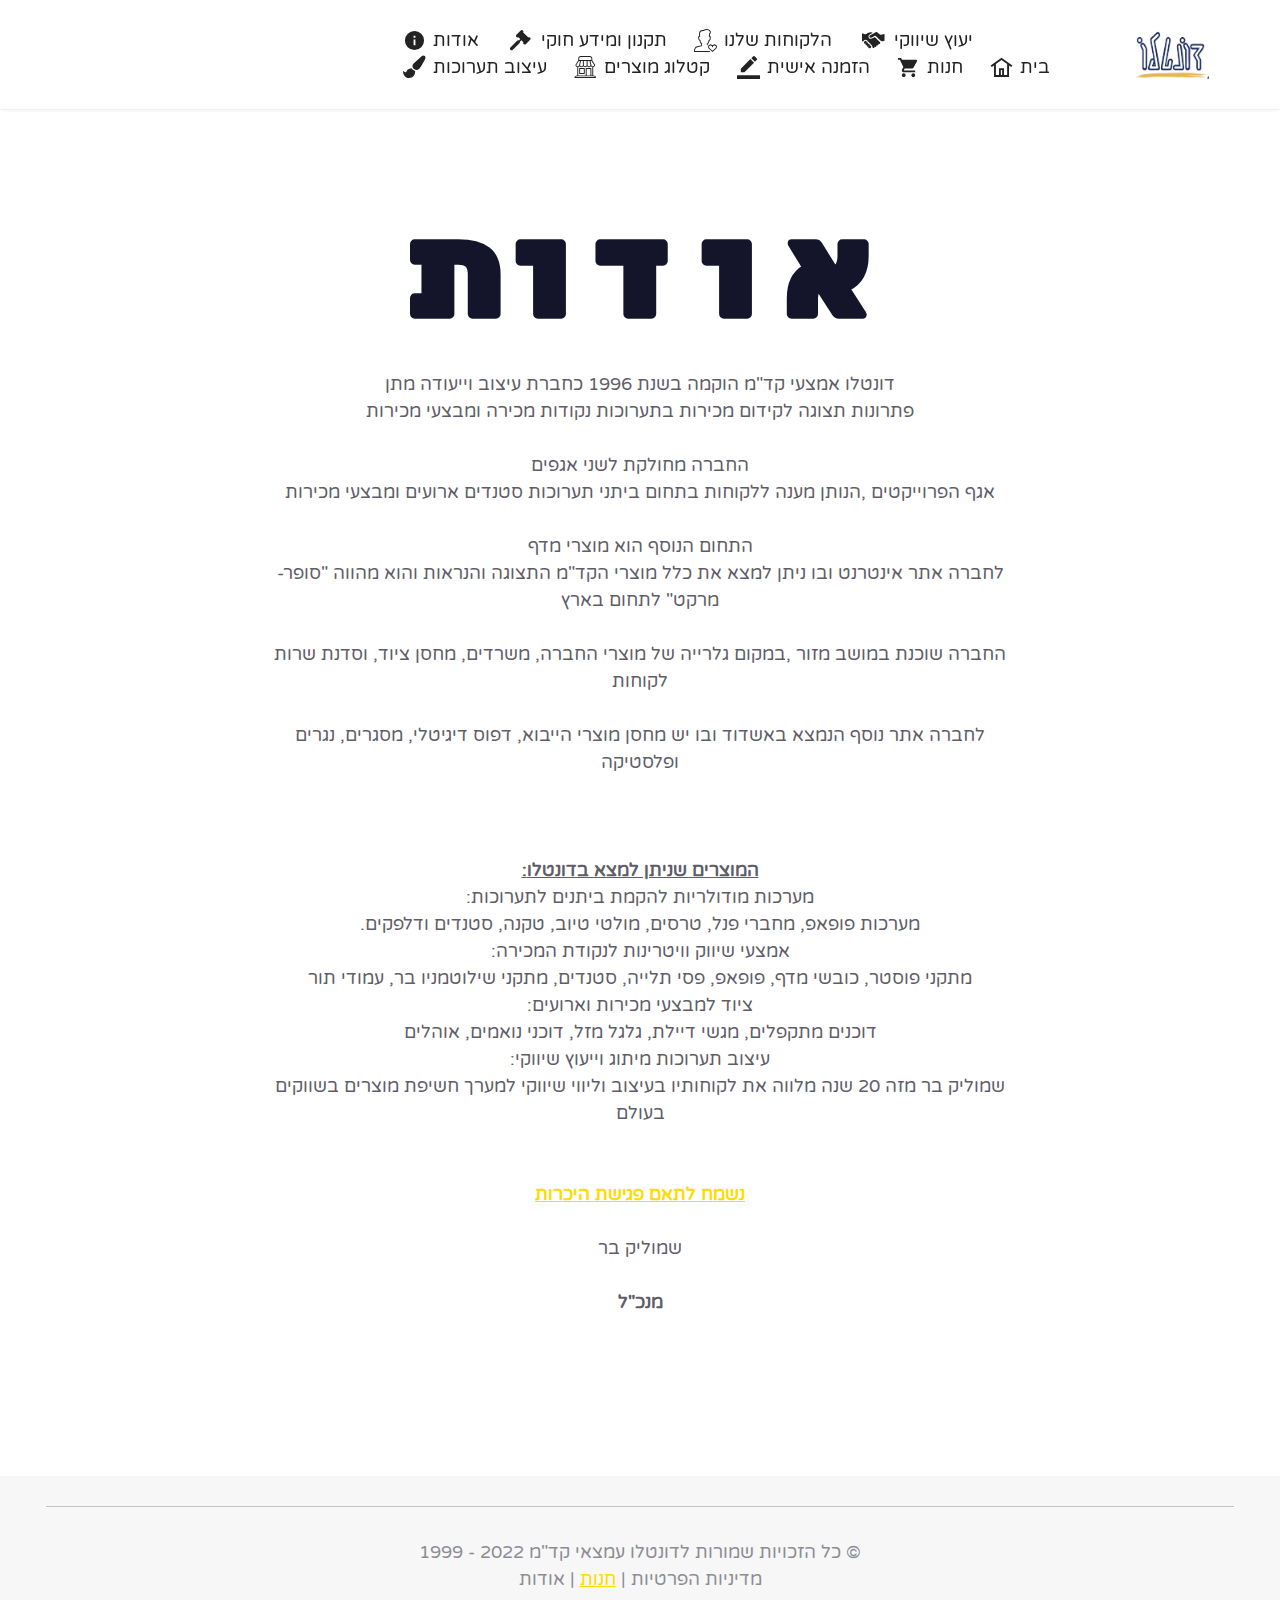
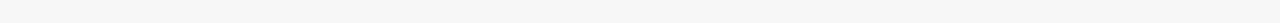
<file: about.html>
<!DOCTYPE html>
<html  >
<head>
  
  <meta charset="UTF-8">
  <meta http-equiv="X-UA-Compatible" content="IE=edge">
  
  <meta name="twitter:card" content="summary_large_image"/>
  <meta name="twitter:image:src" content="">
  <meta property="og:image" content="">
  <meta name="twitter:title" content="דונטלו | אודות">
  <meta name="viewport" content="width=device-width, initial-scale=1, minimum-scale=1">
  <link rel="shortcut icon" href="assets/images/donatelo-transparent-zoom-96x62.png" type="image/x-icon">
  <meta name="description" content="אודות חברת דונטלו אמצעי קד"מ בע"מ">
  
  
  <title>דונטלו | אודות</title>
  <link rel="stylesheet" href="assets/gov-icons/css/govicons.min.css">
  <link rel="stylesheet" href="assets/material-design/css/material-icons.min.css">
  <link rel="stylesheet" href="assets/web/assets/mobirise-icons2/mobirise2.css">
  <link rel="stylesheet" href="assets/FontAwesome/css/font-awesome.css">
  <link rel="stylesheet" href="assets/icon54/style.css">
  <link rel="stylesheet" href="assets/icon54-v4/style.css">
  <link rel="stylesheet" href="assets/bootstrap/css/bootstrap.min.css">
  <link rel="stylesheet" href="assets/bootstrap/css/bootstrap-grid.min.css">
  <link rel="stylesheet" href="assets/bootstrap/css/bootstrap-reboot.min.css">
    <link rel="stylesheet" href="assets/popup-overlay-plugin/style.css">
  <link rel="stylesheet" href="assets/dropdown/css/style.css">
  <link rel="stylesheet" href="assets/theme/css/style.css">
  <link href="assets/fonts/style.css" rel="stylesheet">
  <link rel="preload" href="https://fonts.googleapis.com/css?family=Karantina:300,400,700&display=swap" as="style" onload="this.onload=null;this.rel='stylesheet'">
  <noscript><link rel="stylesheet" href="https://fonts.googleapis.com/css?family=Karantina:300,400,700&display=swap"></noscript>
  <link rel="preload" href="https://fonts.googleapis.com/css?family=Varela+Round:400&display=swap" as="style" onload="this.onload=null;this.rel='stylesheet'">
  <noscript><link rel="stylesheet" href="https://fonts.googleapis.com/css?family=Varela+Round:400&display=swap"></noscript>
  <link rel="preload" as="style" href="assets/mobirise/css/mbr-additional.css"><link rel="stylesheet" href="assets/mobirise/css/mbr-additional.css" type="text/css">
  
  
  
  

</head>
<body>
  
  <section data-bs-version="5.1" class="menu2 cid-sLnsAC8JQx" once="menu" id="menu1-9">
   
   <nav class="navbar navbar-dropdown navbar-fixed-top navbar-expand-lg">
      <div class="container-fluid">
         <button class="navbar-toggler" type="button" data-toggle="collapse" data-bs-toggle="collapse" data-target="#navbarSupportedContent" data-bs-target="#navbarSupportedContent" aria-controls="navbarNavAltMarkup" aria-expanded="false" aria-label="Toggle navigation">
            <div class="hamburger">
               <span></span>
               <span></span>
               <span></span>
               <span></span>
            </div>
         </button>
         <div class="icons-menu">
            
         </div>
         <div class="collapse navbar-collapse" id="navbarSupportedContent">
            <ul class="navbar-nav nav-dropdown nav-right" data-app-modern-menu="true"><li class="nav-item"><a class="nav-link link text-black text-primary display-4" href="about.html" aria-expanded="false"><span class="material material-info mbr-iconfont mbr-iconfont-btn"></span>אודות</a></li>
               <li class="nav-item"><a class="nav-link link text-black text-primary display-4" href="privacy-policy.html" aria-expanded="false"><span class="gi gi-fw gi-gavel mbr-iconfont mbr-iconfont-btn"></span>תקנון ומידע חוקי</a></li>
               <li class="nav-item">
                  <a class="nav-link link text-black text-primary display-4" href="index.html" aria-expanded="false"><span class="icon54-v4-user-love mbr-iconfont mbr-iconfont-btn"></span>הלקוחות שלנו</a>
                  
               </li><li class="nav-item"><a class="nav-link link text-black text-primary display-4" href="professional-marketing-consulting-for-businesses.html"><span class="gi gi-fw gi-handshake mbr-iconfont mbr-iconfont-btn"></span>יעוץ שיווקי</a></li><li class="nav-item"><a class="nav-link link text-black text-primary display-4" href="exhibition-design.html"><span class="fa fa-paint-brush mbr-iconfont mbr-iconfont-btn"></span>עיצוב תערוכות</a></li><li class="nav-item"><a class="nav-link link text-black text-primary display-4" href="products.html"><span class="icon54-v1-store mbr-iconfont mbr-iconfont-btn"></span>קטלוג מוצרים</a></li>
               <li class="nav-item"><a class="nav-link link text-black text-primary display-4" href="https://dntl.co.il/register" target="_blank"><span class="material material-border-color mbr-iconfont mbr-iconfont-btn"></span>הזמנה אישית</a></li>
               <li class="nav-item"><a class="nav-link link text-black text-primary display-4" href="https://dntl.co.il" aria-expanded="false" target="_blank"><span class="material material-shopping-cart mbr-iconfont mbr-iconfont-btn"></span>חנות</a></li>
               <li class="nav-item"><a class="nav-link link text-black text-primary display-4" href="index.html#article9-a" aria-expanded="false"><span class="mobi-mbri mobi-mbri-home mbr-iconfont mbr-iconfont-btn"></span>בית</a></li></ul>
            <div class="navbar-brand">
               <span class="navbar-logo">
               <a href="index.html">
               <img src="[data-uri]" alt="Donatelo Logo" style="height: 4rem;" loading="lazy" class="lazyload" data-src="assets/images/donatelo-transparent-zoom-96x62.png">
               </a>
               </span>
            </div>
         </div>
      </div>
   </nav>
</section>

<section data-bs-version="5.1" class="header3 cid-ttjwjPiS4j" id="header3-k">
    

    

    <div class="container-fluid">
        <div class="align-center">
            <h5 class="col-12 col-md-8 mbr-section-title mbr-fonts-style display-1"><strong>אודות</strong></h5>
        </div>
        <p class="mbr-text mbr-fonts-style display-4">דונטלו אמצעי קד"מ הוקמה בשנת 1996 כחברת עיצוב וייעודה מתן<br>פתרונות תצוגה לקידום מכירות בתערוכות נקודות מכירה ומבצעי מכירות<br><br>החברה מחולקת לשני אגפים
<br>אגף הפרוייקטים ,הנותן מענה ללקוחות בתחום ביתני תערוכות סטנדים ארועים ומבצעי מכירות<br>
<br>התחום הנוסף הוא מוצרי מדף<br>לחברה  אתר אינטרנט ובו ניתן למצא את כלל מוצרי הקד"מ התצוגה והנראות והוא מהווה "סופר-מרקט" לתחום בארץ<br>
<br>החברה שוכנת במושב מזור ,במקום גלרייה של מוצרי החברה, משרדים, מחסן ציוד, וסדנת שרות לקוחות<br>
<br>לחברה אתר נוסף הנמצא באשדוד ובו יש מחסן מוצרי הייבוא, דפוס דיגיטלי, מסגרים, נגרים ופלסטיקה<br>
<br> 
<br>
<br><strong><u> :המוצרים שניתן למצא בדונטלו</u></strong><br>:מערכות מודולריות להקמת ביתנים לתערוכות<br>.מערכות פופאפ, מחברי פנל, טרסים, מולטי טיוב, טקנה, סטנדים ודלפקים<br>:אמצעי שיווק וויטרינות לנקודת המכירה<br>מתקני פוסטר, כובשי מדף, פופאפ, פסי תלייה, סטנדים, מתקני שילוטמניו בר, עמודי תור<br>:ציוד למבצעי מכירות וארועים<br>דוכנים מתקפלים, מגשי דיילת, גלגל מזל, דוכני נואמים, אוהלים<br>:עיצוב תערוכות מיתוג וייעוץ שיווקי<br>שמוליק בר מזה 20 שנה מלווה את לקוחותיו בעיצוב וליווי שיווקי למערך חשיפת מוצרים בשווקים בעולם<br><br>
<br>                                                 <a href="index.html#form1-3" class="text-primary"><strong>נשמח לתאם פגישת היכרות</strong></a><br>
<br>                                                                                                   שמוליק בר
<br>
<br><strong>                                                                                                        מנכ"ל</strong></p>
        
    </div>
</section>

<section data-bs-version="5.1" class="footer1 cid-sLnt0I1etm" once="footers" id="footer1-a">
    
    
    <div class="container">
        <div class="row align-center mbr-white">
            <div class="col-12">
                <div class="line"></div>
                <p class="mbr-text mb-0 mbr-fonts-style display-4">1999 - 2022 כל הזכויות שמורות לדונטלו עמצאי קד"מ ©<br>מדיניות הפרטיות | <a href="https://dntl.co.il" class="text-primary" target="_blank">חנות</a> | אודות</p>
            </div>
        </div>
    </div>
</section>


<script src="assets/bootstrap/js/bootstrap.bundle.min.js"></script>
  <script src="assets/smoothscroll/smooth-scroll.js"></script>
  <script src="assets/ytplayer/index.js"></script>
      <script src="assets/dropdown/js/navbar-dropdown.js"></script>
  <script src="assets/theme/js/script.js"></script>
  
  
  

<script>"use strict";if("loading"in HTMLImageElement.prototype){document.querySelectorAll('img[loading="lazy"],iframe[loading="lazy"]').forEach(e=>{e.src=e.dataset.src,e.style.paddingTop=100*e.getAttribute("data-aspectratio")+"%",e.style.height=0,e.onload=function(){e.removeAttribute("style")}})}else{const e=document.createElement("script");e.src="https://cdnjs.cloudflare.com/ajax/libs/lazysizes/5.1.2/lazysizes.min.js",document.body.appendChild(e)}</script>
</body>
</html>
</file>
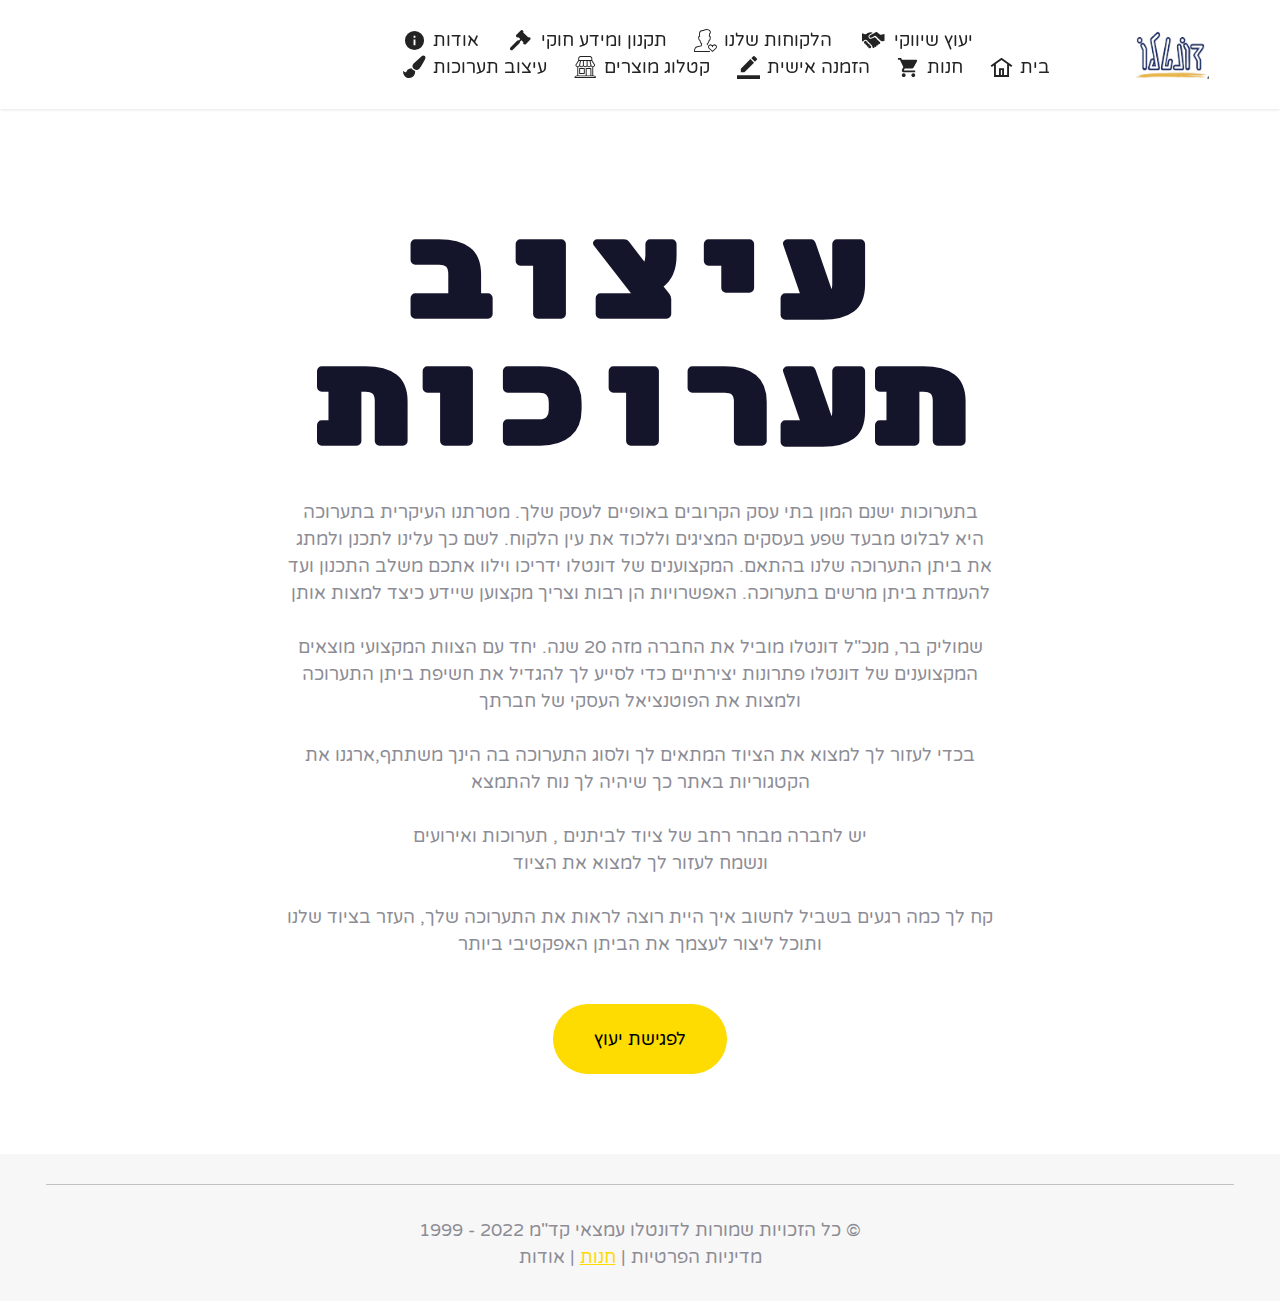
<file: exhibition-design.html>
<!DOCTYPE html>
<html  >
<head>
  
  <meta charset="UTF-8">
  <meta http-equiv="X-UA-Compatible" content="IE=edge">
  
  <meta name="twitter:card" content="summary_large_image"/>
  <meta name="twitter:image:src" content="">
  <meta property="og:image" content="">
  <meta name="twitter:title" content="דונטלו | עיצוב תערוכות">
  <meta name="viewport" content="width=device-width, initial-scale=1, minimum-scale=1">
  <link rel="shortcut icon" href="assets/images/donatelo-transparent-zoom-96x62.png" type="image/x-icon">
  <meta name="description" content="יוצאים לתערוכה ואתם לא יודעים מה לעשות? אז יש לנו את כל מה שאתם צריכים">
  
  
  <title>דונטלו | עיצוב תערוכות</title>
  <link rel="stylesheet" href="assets/gov-icons/css/govicons.min.css">
  <link rel="stylesheet" href="assets/material-design/css/material-icons.min.css">
  <link rel="stylesheet" href="assets/web/assets/mobirise-icons2/mobirise2.css">
  <link rel="stylesheet" href="assets/FontAwesome/css/font-awesome.css">
  <link rel="stylesheet" href="assets/icon54/style.css">
  <link rel="stylesheet" href="assets/icon54-v4/style.css">
  <link rel="stylesheet" href="assets/bootstrap/css/bootstrap.min.css">
  <link rel="stylesheet" href="assets/bootstrap/css/bootstrap-grid.min.css">
  <link rel="stylesheet" href="assets/bootstrap/css/bootstrap-reboot.min.css">
    <link rel="stylesheet" href="assets/popup-overlay-plugin/style.css">
  <link rel="stylesheet" href="assets/dropdown/css/style.css">
  <link rel="stylesheet" href="assets/theme/css/style.css">
  <link href="assets/fonts/style.css" rel="stylesheet">
  <link rel="preload" href="https://fonts.googleapis.com/css?family=Karantina:300,400,700&display=swap" as="style" onload="this.onload=null;this.rel='stylesheet'">
  <noscript><link rel="stylesheet" href="https://fonts.googleapis.com/css?family=Karantina:300,400,700&display=swap"></noscript>
  <link rel="preload" href="https://fonts.googleapis.com/css?family=Varela+Round:400&display=swap" as="style" onload="this.onload=null;this.rel='stylesheet'">
  <noscript><link rel="stylesheet" href="https://fonts.googleapis.com/css?family=Varela+Round:400&display=swap"></noscript>
  <link rel="preload" as="style" href="assets/mobirise/css/mbr-additional.css"><link rel="stylesheet" href="assets/mobirise/css/mbr-additional.css" type="text/css">
  
  
  
  

</head>
<body>
  
  <section data-bs-version="5.1" class="menu2 cid-sLnsAC8JQx" once="menu" id="menu1-r">
   
   <nav class="navbar navbar-dropdown navbar-fixed-top navbar-expand-lg">
      <div class="container-fluid">
         <button class="navbar-toggler" type="button" data-toggle="collapse" data-bs-toggle="collapse" data-target="#navbarSupportedContent" data-bs-target="#navbarSupportedContent" aria-controls="navbarNavAltMarkup" aria-expanded="false" aria-label="Toggle navigation">
            <div class="hamburger">
               <span></span>
               <span></span>
               <span></span>
               <span></span>
            </div>
         </button>
         <div class="icons-menu">
            
         </div>
         <div class="collapse navbar-collapse" id="navbarSupportedContent">
            <ul class="navbar-nav nav-dropdown nav-right" data-app-modern-menu="true"><li class="nav-item"><a class="nav-link link text-black text-primary display-4" href="about.html" aria-expanded="false"><span class="material material-info mbr-iconfont mbr-iconfont-btn"></span>אודות</a></li>
               <li class="nav-item"><a class="nav-link link text-black text-primary display-4" href="privacy-policy.html" aria-expanded="false"><span class="gi gi-fw gi-gavel mbr-iconfont mbr-iconfont-btn"></span>תקנון ומידע חוקי</a></li>
               <li class="nav-item">
                  <a class="nav-link link text-black text-primary display-4" href="index.html" aria-expanded="false"><span class="icon54-v4-user-love mbr-iconfont mbr-iconfont-btn"></span>הלקוחות שלנו</a>
                  
               </li><li class="nav-item"><a class="nav-link link text-black text-primary display-4" href="professional-marketing-consulting-for-businesses.html"><span class="gi gi-fw gi-handshake mbr-iconfont mbr-iconfont-btn"></span>יעוץ שיווקי</a></li><li class="nav-item"><a class="nav-link link text-black text-primary display-4" href="exhibition-design.html"><span class="fa fa-paint-brush mbr-iconfont mbr-iconfont-btn"></span>עיצוב תערוכות</a></li><li class="nav-item"><a class="nav-link link text-black text-primary display-4" href="products.html"><span class="icon54-v1-store mbr-iconfont mbr-iconfont-btn"></span>קטלוג מוצרים</a></li>
               <li class="nav-item"><a class="nav-link link text-black text-primary display-4" href="https://dntl.co.il/register" target="_blank"><span class="material material-border-color mbr-iconfont mbr-iconfont-btn"></span>הזמנה אישית</a></li>
               <li class="nav-item"><a class="nav-link link text-black text-primary display-4" href="https://dntl.co.il" aria-expanded="false" target="_blank"><span class="material material-shopping-cart mbr-iconfont mbr-iconfont-btn"></span>חנות</a></li>
               <li class="nav-item"><a class="nav-link link text-black text-primary display-4" href="index.html#article9-a" aria-expanded="false"><span class="mobi-mbri mobi-mbri-home mbr-iconfont mbr-iconfont-btn"></span>בית</a></li></ul>
            <div class="navbar-brand">
               <span class="navbar-logo">
               <a href="index.html">
               <img src="[data-uri]" alt="Donatelo Logo" style="height: 4rem;" loading="lazy" class="lazyload" data-src="assets/images/donatelo-transparent-zoom-96x62.png">
               </a>
               </span>
            </div>
         </div>
      </div>
   </nav>
</section>

<section data-bs-version="5.1" class="header4 cid-ttkgVlDFRw" id="header4-t">
    

    

    <div class="container">
        <h5 class="mbr-section-title mbr-fonts-style display-1"><strong>עיצוב<br>תערוכות</strong></h5>
        <p class="mbr-text mbr-fonts-style display-4">בתערוכות ישנם המון בתי עסק הקרובים באופיים לעסק שלך. מטרתנו העיקרית בתערוכה היא לבלוט מבעד שפע בעסקים המציגים וללכוד את עין הלקוח. לשם כך עלינו לתכנן ולמתג את ביתן התערוכה שלנו בהתאם. המקצוענים של דונטלו ידריכו וילוו אתכם משלב התכנון ועד להעמדת ביתן מרשים בתערוכה. האפשרויות הן רבות וצריך מקצוען שיידע כיצד למצות אותן<br> 
<br>שמוליק בר, מנכ"ל דונטלו מוביל את החברה מזה 20 שנה. יחד עם הצוות המקצועי מוצאים המקצוענים של דונטלו פתרונות יצירתיים כדי לסייע לך להגדיל את חשיפת ביתן התערוכה ולמצות את הפוטנציאל העסקי של חברתך<br><br>בכדי  לעזור לך למצוא את הציוד המתאים לך ולסוג התערוכה בה הינך משתתף,ארגנו את הקטגוריות באתר כך שיהיה לך נוח להתמצא<br>
<br>יש לחברה מבחר רחב של ציוד לביתנים , תערוכות ואירועים
<br> ונשמח לעזור לך למצוא את הציוד<br>
<br>קח לך כמה רגעים בשביל לחשוב איך היית רוצה לראות את התערוכה שלך, העזר בציוד שלנו ותוכל ליצור לעצמך את הביתן האפקטיבי ביותר<br></p>
        <div class="button-align">
            <div class="mbr-section-btn margin"><a class="btn btn-primary display-4" href="https://wa.me/972 523000100">לפגישת יעוץ</a></div>
        </div>
    </div>
</section>

<section data-bs-version="5.1" class="footer1 cid-sLnt0I1etm" once="footers" id="footer1-s">
    
    
    <div class="container">
        <div class="row align-center mbr-white">
            <div class="col-12">
                <div class="line"></div>
                <p class="mbr-text mb-0 mbr-fonts-style display-4">1999 - 2022 כל הזכויות שמורות לדונטלו עמצאי קד"מ ©<br>מדיניות הפרטיות | <a href="https://dntl.co.il" class="text-primary" target="_blank">חנות</a> | אודות</p>
            </div>
        </div>
    </div>
</section>


<script src="assets/bootstrap/js/bootstrap.bundle.min.js"></script>
  <script src="assets/smoothscroll/smooth-scroll.js"></script>
  <script src="assets/ytplayer/index.js"></script>
      <script src="assets/dropdown/js/navbar-dropdown.js"></script>
  <script src="assets/theme/js/script.js"></script>
  
  
  

<script>"use strict";if("loading"in HTMLImageElement.prototype){document.querySelectorAll('img[loading="lazy"],iframe[loading="lazy"]').forEach(e=>{e.src=e.dataset.src,e.style.paddingTop=100*e.getAttribute("data-aspectratio")+"%",e.style.height=0,e.onload=function(){e.removeAttribute("style")}})}else{const e=document.createElement("script");e.src="https://cdnjs.cloudflare.com/ajax/libs/lazysizes/5.1.2/lazysizes.min.js",document.body.appendChild(e)}</script>
</body>
</html>
</file>
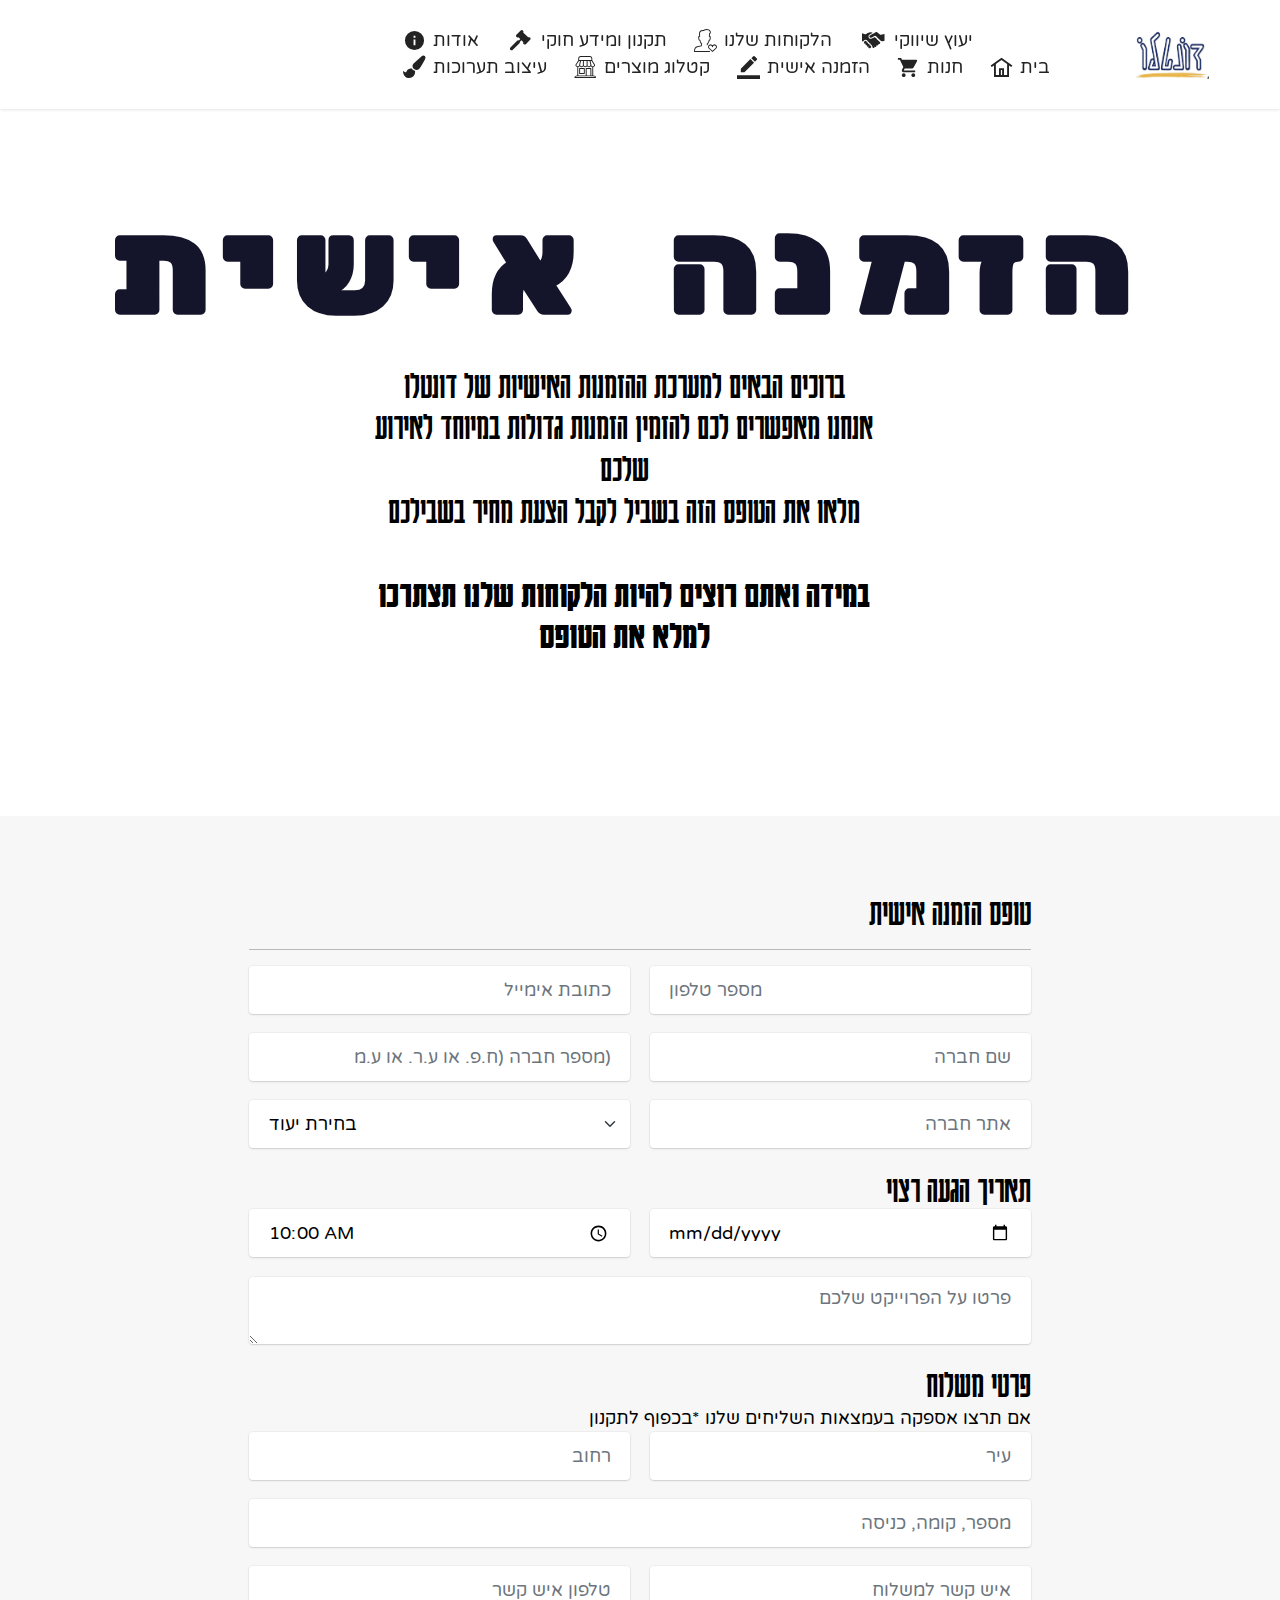
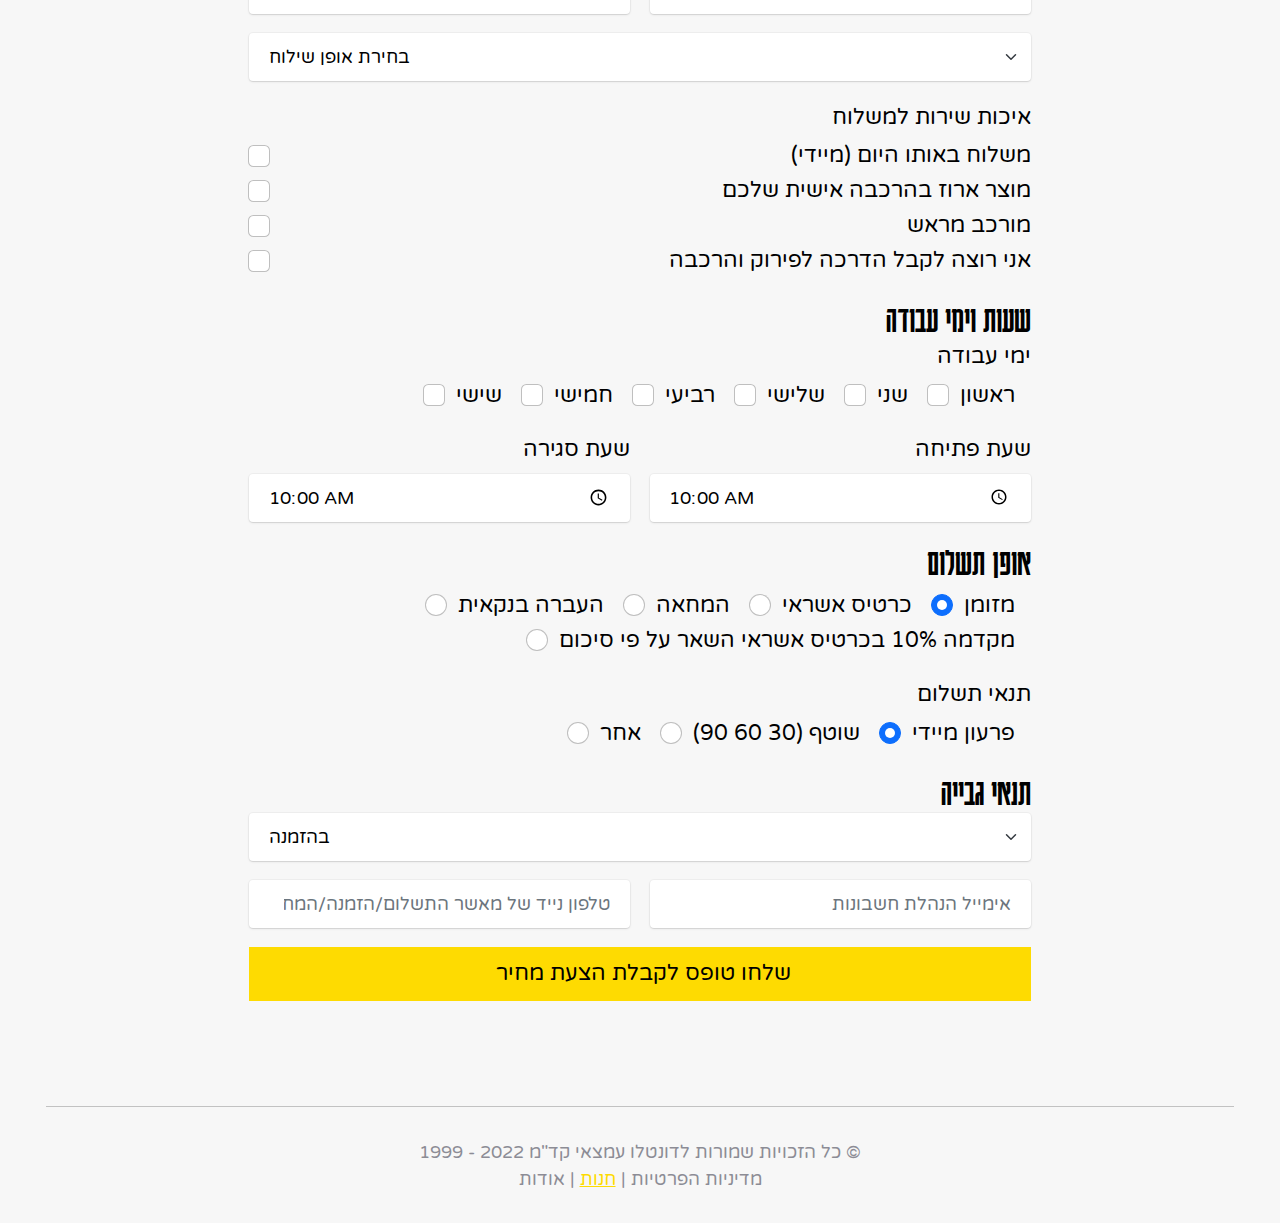
<file: order.html>
<!DOCTYPE html>
<html  >
<head>
  
  <meta charset="UTF-8">
  <meta http-equiv="X-UA-Compatible" content="IE=edge">
  
  <meta name="twitter:card" content="summary_large_image"/>
  <meta name="twitter:image:src" content="">
  <meta property="og:image" content="">
  <meta name="twitter:title" content="דונטלו  | הזמנה אישית">
  <meta name="viewport" content="width=device-width, initial-scale=1, minimum-scale=1">
  <link rel="shortcut icon" href="assets/images/donatelo-transparent-zoom-96x62.png" type="image/x-icon">
  <meta name="description" content="הזמנה אישית או הצעת מחיר אישית מדונטלו אמצעי קד"מ בע"מ
בקשו הזמנה אישית בשביל הזמנות גדולות או הצעת מחיר פרטית">
  
  
  <title>דונטלו  | הזמנה אישית</title>
  <link rel="stylesheet" href="assets/gov-icons/css/govicons.min.css">
  <link rel="stylesheet" href="assets/material-design/css/material-icons.min.css">
  <link rel="stylesheet" href="assets/web/assets/mobirise-icons2/mobirise2.css">
  <link rel="stylesheet" href="assets/FontAwesome/css/font-awesome.css">
  <link rel="stylesheet" href="assets/icon54/style.css">
  <link rel="stylesheet" href="assets/icon54-v4/style.css">
  <link rel="stylesheet" href="assets/bootstrap/css/bootstrap.min.css">
  <link rel="stylesheet" href="assets/bootstrap/css/bootstrap-grid.min.css">
  <link rel="stylesheet" href="assets/bootstrap/css/bootstrap-reboot.min.css">
    <link rel="stylesheet" href="assets/popup-overlay-plugin/style.css">
  <link rel="stylesheet" href="assets/dropdown/css/style.css">
  <link rel="stylesheet" href="assets/theme/css/style.css">
  <link rel="stylesheet" href="assets/recaptcha.css">
  <link href="assets/fonts/style.css" rel="stylesheet">
  <link rel="preload" href="https://fonts.googleapis.com/css?family=Karantina:300,400,700&display=swap" as="style" onload="this.onload=null;this.rel='stylesheet'">
  <noscript><link rel="stylesheet" href="https://fonts.googleapis.com/css?family=Karantina:300,400,700&display=swap"></noscript>
  <link rel="preload" href="https://fonts.googleapis.com/css?family=Varela+Round:400&display=swap" as="style" onload="this.onload=null;this.rel='stylesheet'">
  <noscript><link rel="stylesheet" href="https://fonts.googleapis.com/css?family=Varela+Round:400&display=swap"></noscript>
  <link rel="preload" as="style" href="assets/mobirise/css/mbr-additional.css"><link rel="stylesheet" href="assets/mobirise/css/mbr-additional.css" type="text/css">
  
  
  
  

</head>
<body>
  
  <section data-bs-version="5.1" class="menu2 cid-sLnsAC8JQx" once="menu" id="menu1-5">
   
   <nav class="navbar navbar-dropdown navbar-fixed-top navbar-expand-lg">
      <div class="container-fluid">
         <button class="navbar-toggler" type="button" data-toggle="collapse" data-bs-toggle="collapse" data-target="#navbarSupportedContent" data-bs-target="#navbarSupportedContent" aria-controls="navbarNavAltMarkup" aria-expanded="false" aria-label="Toggle navigation">
            <div class="hamburger">
               <span></span>
               <span></span>
               <span></span>
               <span></span>
            </div>
         </button>
         <div class="icons-menu">
            
         </div>
         <div class="collapse navbar-collapse" id="navbarSupportedContent">
            <ul class="navbar-nav nav-dropdown nav-right" data-app-modern-menu="true"><li class="nav-item"><a class="nav-link link text-black text-primary display-4" href="about.html" aria-expanded="false"><span class="material material-info mbr-iconfont mbr-iconfont-btn"></span>אודות</a></li>
               <li class="nav-item"><a class="nav-link link text-black text-primary display-4" href="privacy-policy.html" aria-expanded="false"><span class="gi gi-fw gi-gavel mbr-iconfont mbr-iconfont-btn"></span>תקנון ומידע חוקי</a></li>
               <li class="nav-item">
                  <a class="nav-link link text-black text-primary display-4" href="index.html" aria-expanded="false"><span class="icon54-v4-user-love mbr-iconfont mbr-iconfont-btn"></span>הלקוחות שלנו</a>
                  
               </li><li class="nav-item"><a class="nav-link link text-black text-primary display-4" href="professional-marketing-consulting-for-businesses.html"><span class="gi gi-fw gi-handshake mbr-iconfont mbr-iconfont-btn"></span>יעוץ שיווקי</a></li><li class="nav-item"><a class="nav-link link text-black text-primary display-4" href="exhibition-design.html"><span class="fa fa-paint-brush mbr-iconfont mbr-iconfont-btn"></span>עיצוב תערוכות</a></li><li class="nav-item"><a class="nav-link link text-black text-primary display-4" href="products.html"><span class="icon54-v1-store mbr-iconfont mbr-iconfont-btn"></span>קטלוג מוצרים</a></li>
               <li class="nav-item"><a class="nav-link link text-black text-primary display-4" href="https://dntl.co.il/register" target="_blank"><span class="material material-border-color mbr-iconfont mbr-iconfont-btn"></span>הזמנה אישית</a></li>
               <li class="nav-item"><a class="nav-link link text-black text-primary display-4" href="https://dntl.co.il" aria-expanded="false" target="_blank"><span class="material material-shopping-cart mbr-iconfont mbr-iconfont-btn"></span>חנות</a></li>
               <li class="nav-item"><a class="nav-link link text-black text-primary display-4" href="index.html#article9-a" aria-expanded="false"><span class="mobi-mbri mobi-mbri-home mbr-iconfont mbr-iconfont-btn"></span>בית</a></li></ul>
            <div class="navbar-brand">
               <span class="navbar-logo">
               <a href="index.html">
               <img src="[data-uri]" alt="Donatelo Logo" style="height: 4rem;" loading="lazy" class="lazyload" data-src="assets/images/donatelo-transparent-zoom-96x62.png">
               </a>
               </span>
            </div>
         </div>
      </div>
   </nav>
</section>

<section data-bs-version="5.1" class="features11 cid-tqXdVKAGNX" id="features11-7">
    

    

    <div class="container-fluid">
        <div class="row">
            
            <div class="row">
                <div class="wrapper col-12 col-md-12">
                    <h3 class="mbr-section-title mbr-fonts-style display-1"><strong>הזמנה אישית</strong></h3>
                    <h3 class="mbr-section-subtitle mbr-fonts-style display-2">ברוכים הבאים למערכת ההזמנות האישיות של דונטלו<br>אנחנו מאפשרים לכם להזמין הזמנות גדולות במיוחד לאירוע שלכם<br>מלאו את הטופס הזה בשביל לקבל הצעת מחיר בשבילכם<br><br><strong>במידה ואתם רוצים להיות הלקוחות שלנו תצתרכו למלא את הטופס</strong></h3>
                </div>
            </div>
        </div>
    </div>
</section>

<section class="form cid-tqXe6FQVqw" id="formbuilder-8">
    
    
    <div class="container">
        <div class="row">
            <div class="col-lg-8 mx-auto mbr-form" data-form-type="formoid">
<!--Formbuilder Form-->
<form action="https://mobirise.eu/" method="POST" class="mbr-form form-with-styler" data-form-title="הזמנה אישית"><input type="hidden" name="email" data-form-email="true" value="DnVTXlodBmo8VxBFEn5Yg2707+7CMt+szLnUcUyGMh31H/gmZvqfwfvcPdf+PNOuCCU77Uqg06kDj1kEFV7A2OqdSG2NsZExy9eKQNa9UPBiC7TsiBrAG2PXOKOVloBs.5QwqbC35zLq7eExSII4B14a++3RlS/pnE5AYf3a39QW0yMPsvqf5RTP9O8cgWlavbTKaakzA6DymgAwDsURy26mwnjsPG3Xj0DoUPp+pnSkmDD7Ts1mrcHkTN4S7t0K8">
<div class="form-row">
<div hidden="hidden" data-form-alert="" class="alert alert-success col-12">תודה רבה! הטופס התקבל בהצלחה</div>
<div hidden="hidden" data-form-alert-danger="" class="alert alert-danger col-12">Oops...! some problem!</div>
</div>
<div class="dragArea row">
<div class="col-lg-12 col-md-12 col-sm-12">
<h2 class="mbr-fonts-style display-2">טופס הזמנה אישית</h2>
</div>
<div class="col-lg-12 col-md-12 col-sm-12">
<hr>
</div>
<div data-for="טלפון" class="col-lg-6 col-md-12 col-sm-12 form-group">
<input type="tel" name="טלפון" placeholder="מספר טלפון" data-form-field="טלפון" class="form-control display-7" required="required" value="" id="טלפון-formbuilder-8">
</div>
<div data-for="מייל" class="col-lg-6 col-md-12 col-sm-12 form-group">
<input type="email" name="מייל" placeholder="כתובת אימייל" data-form-field="מייל" class="form-control display-7" required="required" value="" id="מייל-formbuilder-8">
</div>
<div data-for="שם-חברה" class="col-lg-6 col-md-12 col-sm-12 form-group">
<input type="text" name="שם-חברה" placeholder="שם חברה" data-form-field="שם-חברה" class="form-control display-7" value="" id="שם-חברה-formbuilder-8">
</div>
<div data-for="חפ" class="col-lg-6 col-md-12 col-sm-12 form-group">
<input type="text" name="חפ" placeholder="(מספר חברה (ח.פ. או ע.ר. או ע.מ" data-form-field="חפ" required="required" class="form-control display-7" value="" id="חפ-formbuilder-8">
</div>
<div class="col-lg-6 col-md-12 col-sm-12 form-group" data-for="אתר-חברה">
<input type="url" name="אתר-חברה" placeholder="אתר חברה" pattern="https://.*" data-form-field="אתר-חברה" class="form-control display-7" value="" id="אתר-חברה-formbuilder-8">
</div>
<div data-for="יעוד" class="col-lg-6 col-md-12 col-sm-12 form-group">
<select name="יעוד" data-form-field="יעוד" class="form-control form-select display-7" id="יעוד-formbuilder-8">
<option value="בחירת יעוד">בחירת יעוד</option>
<option value="תערוכה">תערוכה</option>
<option value="אירוע">אירוע</option>
<option value="תצוגה">תצוגה</option>
<option value="כנס">כנס</option>
<option value="השכרת ציוד">השכרת ציוד</option>
</select>
</div>
<div class="col-lg-12 col-md-12 col-sm-12">
<p class="mbr-fonts-style display-2">תאריך הגעה רצוי</p>
</div>
<div data-for="תאריך" class="col-lg-6 col-md-12 col-sm-12 form-group">
<input type="date" name="תאריך" data-form-field="תאריך" class="form-control display-7" value="2023-12-5" id="תאריך-formbuilder-8">
</div>
<div data-for="שעה" class="col-lg-6 col-md-12 col-sm-12 form-group">
<input type="time" name="שעה" max="86400" min="0" step="1800" data-form-field="שעה" class="form-control display-7" value="10:00" id="שעה-formbuilder-8">
</div>
<div data-for="פירוט" class="col-lg-12 col-md-12 col-sm-12 form-group">
<textarea name="פירוט" placeholder="פרטו על הפרוייקט שלכם" data-form-field="פירוט" required="required" class="form-control display-7" id="פירוט-formbuilder-8"></textarea>
</div>
<div class="col-lg-12 col-md-12 col-sm-12">
<h3 class="mbr-fonts-style display-2">פרטי משלוח</h3>
</div>
<div class="col-lg-12 col-md-12 col-sm-12">
<p class="mbr-fonts-style display-4">אם תרצו אספקה בעמצאות השליחים שלנו *בכפוף לתקנון</p>
</div>
<div data-for="עיר" class="col-lg-6 col-md-12 col-sm-12 form-group">
<input type="text" name="עיר" placeholder="עיר" data-form-field="עיר" class="form-control display-7" value="" id="עיר-formbuilder-8">
</div>
<div data-for="רחוב" class="col-lg-6 col-md-12 col-sm-12 form-group">
<input type="text" name="רחוב" placeholder="רחוב" data-form-field="רחוב" class="form-control display-7" value="" id="רחוב-formbuilder-8">
</div>
<div data-for="מספר-קומה-כניסה" class="col-lg-12 col-md-12 col-sm-12 form-group">
<input type="text" name="מספר-קומה-כניסה" placeholder="מספר, קומה, כניסה" data-form-field="מספר-קומה-כניסה" class="form-control display-7" value="" id="מספר-קומה-כניסה-formbuilder-8">
</div>
<div data-for="איש-קשר-משלוח" class="col-lg-6 col-md-12 col-sm-12 form-group">
<input type="text" name="איש-קשר-משלוח" placeholder="איש קשר למשלוח" data-form-field="איש-קשר-משלוח" class="form-control display-7" value="" id="איש-קשר-משלוח-formbuilder-8">
</div>
<div data-for="איש-קשר-משלוח-טלפון" class="col-lg-6 col-md-12 col-sm-12 form-group">
<input type="number" name="איש-קשר-משלוח-טלפון" placeholder="טלפון איש קשר" max="100" min="0" step="1" data-form-field="איש-קשר-משלוח-טלפון" class="form-control display-7" value="" id="איש-קשר-משלוח-טלפון-formbuilder-8">
</div>
<div data-for="אופן-שילוח" class="col-lg-12 col-md-12 col-sm-12 form-group">
<select name="אופן-שילוח" data-form-field="אופן-שילוח" class="form-control form-select display-7" id="אופן-שילוח-formbuilder-8">
<option value="בחירת אופן שילוח">בחירת אופן שילוח</option>
<option value="שליח מטעם דונטלו אמצעי קד&quot;מ">שליח מטעם דונטלו אמצעי קד"מ</option>
<option value="(שליח שלנו (אני מביא שליח שלי">(שליח שלנו (אני מביא שליח שלי</option>
</select>
</div>
<div class="col-lg-12 col-md-12 col-sm-12 form-group">
<div class="form-control-label">
<label for="אני רוצה לקבל הדרכה לפירוק והרכבה-formbuilder-8" class="mbr-fonts-style display-7">איכות שירות למשלוח</label>
</div>
<div data-for="משלוח באותו היום (מיידי)" class="form-check ms-2">
<input type="checkbox" value="Yes" name="משלוח באותו היום (מיידי)" data-form-field="משלוח באותו היום (מיידי)" class="form-check-input display-7" id="משלוח באותו היום (מיידי)-formbuilder-8">
<label for="משלוח באותו היום (מיידי)-formbuilder-8" class="form-check-label display-7">משלוח באותו היום (מיידי)</label>
</div>
<div data-for="מוצר ארוז בהרכבה אישית שלכם" class="form-check ms-2">
<input type="checkbox" value="Yes" name="מוצר ארוז בהרכבה אישית שלכם" data-form-field="מוצר ארוז בהרכבה אישית שלכם" class="form-check-input display-7" id="מוצר ארוז בהרכבה אישית שלכם-formbuilder-8">
<label for="מוצר ארוז בהרכבה אישית שלכם-formbuilder-8" class="form-check-label display-7">מוצר ארוז בהרכבה אישית שלכם</label>
</div>
<div data-for="מורכב מראש" class="form-check ms-2">
<input type="checkbox" value="Yes" name="מורכב מראש" data-form-field="מורכב מראש" class="form-check-input display-7" id="מורכב מראש-formbuilder-8">
<label for="מורכב מראש-formbuilder-8" class="form-check-label display-7">מורכב מראש</label>
</div>
<div data-for="אני רוצה לקבל הדרכה לפירוק והרכבה" class="form-check ms-2">
<input type="checkbox" value="Yes" name="אני רוצה לקבל הדרכה לפירוק והרכבה" data-form-field="אני רוצה לקבל הדרכה לפירוק והרכבה" class="form-check-input display-7" id="אני רוצה לקבל הדרכה לפירוק והרכבה-formbuilder-8">
<label for="אני רוצה לקבל הדרכה לפירוק והרכבה-formbuilder-8" class="form-check-label display-7">אני רוצה לקבל הדרכה לפירוק והרכבה</label>
</div>
</div>
<div class="col-lg-12 col-md-12 col-sm-12">
<h3 class="mbr-fonts-style display-2">שעות וימי עבודה</h3>
</div>
<div class="col-lg-12 col-md-12 col-sm-12 form-group">
<div class="form-control-label">
<label for="שישי-formbuilder-8" class="mbr-fonts-style display-7">ימי עבודה</label>
</div>
<div data-for="ראשון" class="form-check form-check-inline ms-2">
<input type="checkbox" value="Yes" name="ראשון" data-form-field="ראשון" class="form-check-input display-7" id="ראשון-formbuilder-8">
<label for="ראשון-formbuilder-8" class="form-check-label display-7">ראשון</label>
</div>
<div data-for="שני" class="form-check form-check-inline ms-2">
<input type="checkbox" value="Yes" name="שני" data-form-field="שני" class="form-check-input display-7" id="שני-formbuilder-8">
<label for="שני-formbuilder-8" class="form-check-label display-7">שני</label>
</div>
<div data-for="שלישי" class="form-check form-check-inline ms-2">
<input type="checkbox" value="Yes" name="שלישי" data-form-field="שלישי" class="form-check-input display-7" id="שלישי-formbuilder-8">
<label for="שלישי-formbuilder-8" class="form-check-label display-7">שלישי</label>
</div>
<div data-for="רביעי" class="form-check form-check-inline ms-2">
<input type="checkbox" value="Yes" name="רביעי" data-form-field="רביעי" class="form-check-input display-7" id="רביעי-formbuilder-8">
<label for="רביעי-formbuilder-8" class="form-check-label display-7">רביעי</label>
</div>
<div data-for="חמישי" class="form-check form-check-inline ms-2">
<input type="checkbox" value="Yes" name="חמישי" data-form-field="חמישי" class="form-check-input display-7" id="חמישי-formbuilder-8">
<label for="חמישי-formbuilder-8" class="form-check-label display-7">חמישי</label>
</div>
<div data-for="שישי" class="form-check form-check-inline ms-2">
<input type="checkbox" value="Yes" name="שישי" data-form-field="שישי" class="form-check-input display-7" id="שישי-formbuilder-8">
<label for="שישי-formbuilder-8" class="form-check-label display-7">שישי</label>
</div>
</div>
<div data-for="time" class="col-lg-6 col-md-12 col-sm-12 form-group">
<label for="time-formbuilder-8" class="form-control-label mbr-fonts-style display-7">שעת פתיחה</label>
<input type="time" name="time" max="86400" min="0" step="1800" data-form-field="time" class="form-control display-7" value="10:00" id="time-formbuilder-8">
</div>
<div data-for="time1" class="col-lg-6 col-md-12 col-sm-12 form-group">
<label for="time1-formbuilder-8" class="form-control-label mbr-fonts-style display-7">שעת סגירה</label>
<input type="time" name="time1" max="86400" min="0" step="1800" data-form-field="time1" class="form-control display-7" value="10:00" id="time1-formbuilder-8">
</div>
<div class="col-lg-12 col-md-12 col-sm-12">
<h3 class="mbr-fonts-style display-2">אופן תשלום</h3>
</div>
<div data-for="radio1" class="col-lg-12 col-md-12 col-sm-12 form-group">
<div class="form-control-label">
</div>
<div class="form-check form-check-inline ms-2">
<input type="radio" name="radio1" data-form-field="radio" class="form-check-input display-7" value="מזומן" checked="" id="radio1-formbuilder-8">
<label class="form-check-label display-7">מזומן</label>
</div>
<div class="form-check form-check-inline ms-2">
<input type="radio" name="radio1" data-form-field="radio" class="form-check-input display-7" value="כרטיס אשראי" id="radio1-formbuilder-8">
<label class="form-check-label display-7">כרטיס אשראי</label>
</div>
<div class="form-check form-check-inline ms-2">
<input type="radio" name="radio1" data-form-field="radio" class="form-check-input display-7" value="המחאה" id="radio1-formbuilder-8">
<label class="form-check-label display-7">המחאה</label>
</div>
<div class="form-check form-check-inline ms-2">
<input type="radio" name="radio1" data-form-field="radio" class="form-check-input display-7" value="העברה בנקאית" id="radio1-formbuilder-8">
<label class="form-check-label display-7">העברה בנקאית</label>
</div>
<div class="form-check form-check-inline ms-2">
<input type="radio" name="radio1" data-form-field="radio" class="form-check-input display-7" value="מקדמה 10% בכרטיס אשראי השאר על פי סיכום" id="radio1-formbuilder-8">
<label class="form-check-label display-7">מקדמה 10% בכרטיס אשראי השאר על פי סיכום</label>
</div>
</div>
<div data-for="תנאי-תשלום" class="col-lg-12 col-md-12 col-sm-12 form-group">
<div class="form-control-label">
<label for="תנאי-תשלום-formbuilder-8" class="mbr-fonts-style display-7">תנאי תשלום</label>
</div>
<div class="form-check form-check-inline ms-2">
<input type="radio" name="תנאי-תשלום" data-form-field="תנאי-תשלום" class="form-check-input display-7" value="פרעון מיידי" checked="" id="תנאי-תשלום-formbuilder-8">
<label class="form-check-label display-7">פרעון מיידי</label>
</div>
<div class="form-check form-check-inline ms-2">
<input type="radio" name="תנאי-תשלום" data-form-field="תנאי-תשלום" class="form-check-input display-7" value="שוטף (30 60 90)" id="תנאי-תשלום-formbuilder-8">
<label class="form-check-label display-7">שוטף (30 60 90)</label>
</div>
<div class="form-check form-check-inline ms-2">
<input type="radio" name="תנאי-תשלום" data-form-field="תנאי-תשלום" class="form-check-input display-7" value="אחר" id="תנאי-תשלום-formbuilder-8">
<label class="form-check-label display-7">אחר</label>
</div>
</div>
<div class="col-lg-12 col-md-12 col-sm-12">
<h5 class="mbr-fonts-style display-2">תנאי גבייה</h5>
</div>
<div data-for="תנאי-גבייה" class="col-lg-12 col-md-12 col-sm-12 form-group">
<select name="תנאי-גבייה" data-form-field="תנאי-גבייה" class="form-control form-select display-7" required="required" id="תנאי-גבייה-formbuilder-8">
<option value="בהזמנה">בהזמנה</option>
<option value="בהספקה - כאשר מגיעים אלינו למוצרי מדף">בהספקה - כאשר מגיעים אלינו למוצרי מדף</option>
<option value="לאחר אספקה - מותנה באישור אשראי">לאחר אספקה - מותנה באישור אשראי</option>
<option value="לאחר אספקה עם קבלת המוצר">לאחר אספקה עם קבלת המוצר</option>
<option value="לאחר הספקה לפני פרעון / תוך: ____ ימים מקבלת המוצר/ביום ה: 5/ 10 / 20 /של החודש לאחר השותף">לאחר הספקה לפני פרעון / תוך: ____ ימים מקבלת המוצר/ביום ה: 5/ 10 / 20 /של החודש לאחר השותף</option>
<option value="לאחר הספקה בזמן הפרעון">לאחר הספקה בזמן הפרעון</option>
<option value="קדמה ויתרה בהזמנה - עבור מוצרים המיוצרים במיוחד עבורכם">קדמה ויתרה בהזמנה - עבור מוצרים המיוצרים במיוחד עבורכם</option>
<option value="מקדמה ויתרה אספקה - עבור מוצרים המיוצרים במיוחד עבורכם">מקדמה ויתרה אספקה - עבור מוצרים המיוצרים במיוחד עבורכם</option>
<option value="מקדמה ויתרה לאחר אספקה">מקדמה ויתרה לאחר אספקה</option>
<option value="כרטיס אשראי לביטחון">כרטיס אשראי לביטחון</option>
</select>
</div>
<div data-for="אמייל-הנהלת-חשבונות" class="col-lg-6 col-md-12 col-sm-12 form-group">
<input type="email" name="אמייל-הנהלת-חשבונות" placeholder="אימייל הנהלת חשבונות" data-form-field="אמייל-הנהלת-חשבונות" class="form-control display-7" value="" id="אמייל-הנהלת-חשבונות-formbuilder-8">
</div>
<div data-for="טלפון-מאשר-תשלום" class="col-lg-6 col-md-12 col-sm-12 form-group">
<input type="number" name="טלפון-מאשר-תשלום" placeholder="טלפון נייד של מאשר התשלום/הזמנה/המחאה" max="100" min="0" step="1" data-form-field="טלפון-מאשר-תשלום" class="form-control display-7" value="" id="טלפון-מאשר-תשלום-formbuilder-8">
</div>
<div class="col-lg-12 col-md-12 col-sm-12">
<button type="submit" class="w-100 w-100 w-100 w-100 w-100 w-100 w-100 btn btn-primary display-7">שלחו טופס לקבלת הצעת מחיר&nbsp;</button>
</div>
</div>
</form><!--Formbuilder Form-->
</div>
        </div>
    </div>
</section>

<section data-bs-version="5.1" class="footer1 cid-sLnt0I1etm" once="footers" id="footer1-6">
    
    
    <div class="container">
        <div class="row align-center mbr-white">
            <div class="col-12">
                <div class="line"></div>
                <p class="mbr-text mb-0 mbr-fonts-style display-4">1999 - 2022 כל הזכויות שמורות לדונטלו עמצאי קד"מ ©<br>מדיניות הפרטיות | <a href="https://dntl.co.il" class="text-primary" target="_blank">חנות</a> | אודות</p>
            </div>
        </div>
    </div>
</section>


<script src="assets/bootstrap/js/bootstrap.bundle.min.js"></script>
  <script src="assets/smoothscroll/smooth-scroll.js"></script>
  <script src="assets/ytplayer/index.js"></script>
      <script src="assets/dropdown/js/navbar-dropdown.js"></script>
  <script src="assets/theme/js/script.js"></script>
  <script src="assets/formoid.min.js"></script>
  
  
  

<script>"use strict";if("loading"in HTMLImageElement.prototype){document.querySelectorAll('img[loading="lazy"],iframe[loading="lazy"]').forEach(e=>{e.src=e.dataset.src,e.style.paddingTop=100*e.getAttribute("data-aspectratio")+"%",e.style.height=0,e.onload=function(){e.removeAttribute("style")}})}else{const e=document.createElement("script");e.src="https://cdnjs.cloudflare.com/ajax/libs/lazysizes/5.1.2/lazysizes.min.js",document.body.appendChild(e)}</script>
</body>
</html>
</file>
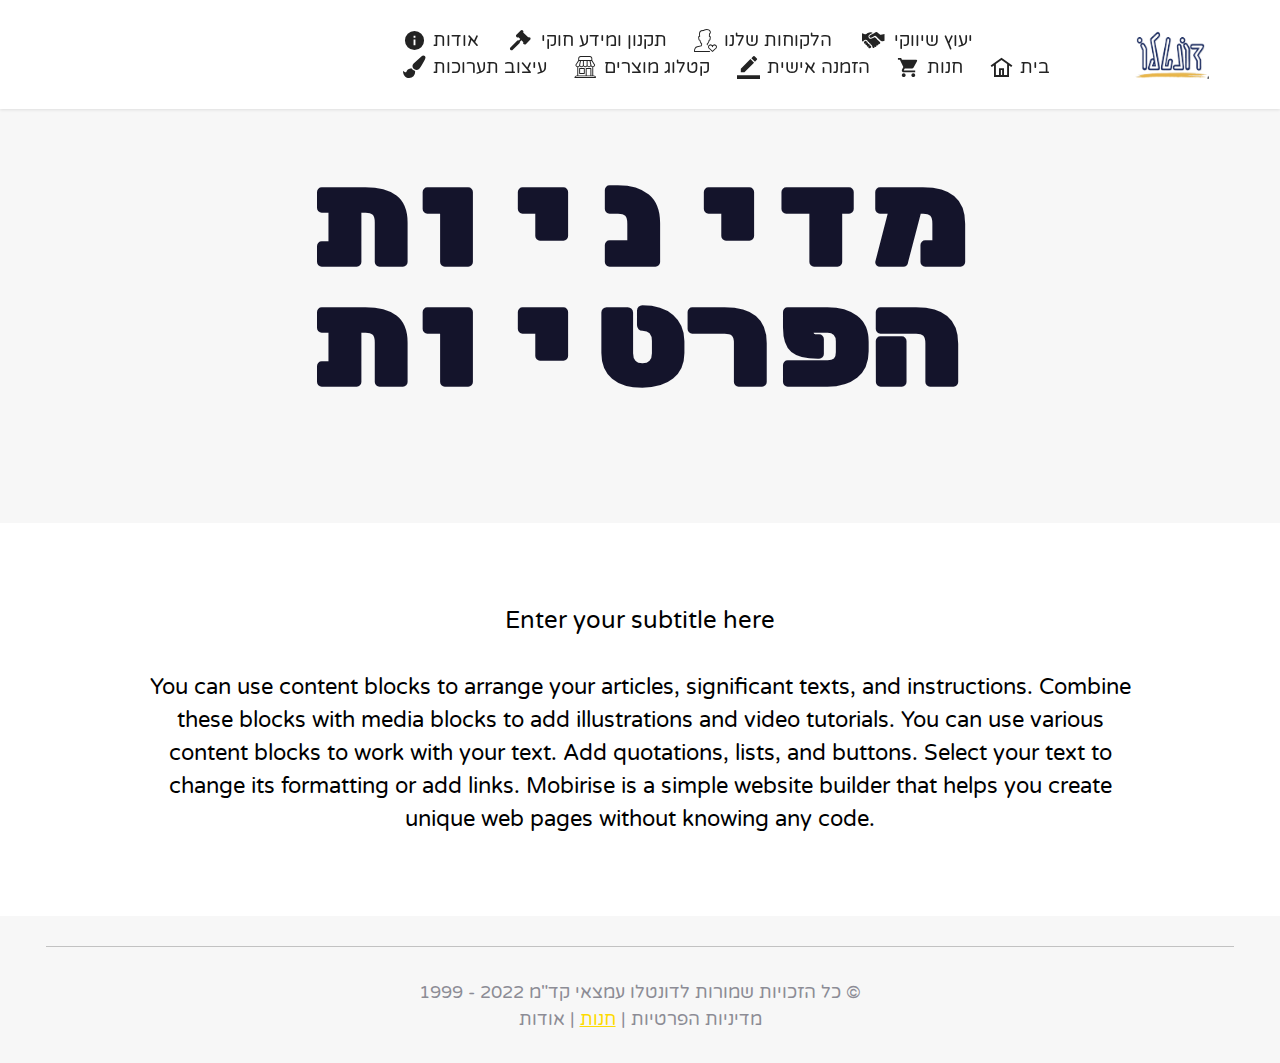
<file: privacy-policy.html>
<!DOCTYPE html>
<html  >
<head>
  
  <meta charset="UTF-8">
  <meta http-equiv="X-UA-Compatible" content="IE=edge">
  
  <meta name="twitter:card" content="summary_large_image"/>
  <meta name="twitter:image:src" content="">
  <meta property="og:image" content="">
  <meta name="twitter:title" content="דונטלו | מדיניות הפרטית">
  <meta name="viewport" content="width=device-width, initial-scale=1, minimum-scale=1">
  <link rel="shortcut icon" href="assets/images/donatelo-transparent-zoom-96x62.png" type="image/x-icon">
  <meta name="description" content="">
  
  
  <title>דונטלו | מדיניות הפרטית</title>
  <link rel="stylesheet" href="assets/gov-icons/css/govicons.min.css">
  <link rel="stylesheet" href="assets/material-design/css/material-icons.min.css">
  <link rel="stylesheet" href="assets/web/assets/mobirise-icons2/mobirise2.css">
  <link rel="stylesheet" href="assets/FontAwesome/css/font-awesome.css">
  <link rel="stylesheet" href="assets/icon54/style.css">
  <link rel="stylesheet" href="assets/icon54-v4/style.css">
  <link rel="stylesheet" href="assets/bootstrap/css/bootstrap.min.css">
  <link rel="stylesheet" href="assets/bootstrap/css/bootstrap-grid.min.css">
  <link rel="stylesheet" href="assets/bootstrap/css/bootstrap-reboot.min.css">
    <link rel="stylesheet" href="assets/popup-overlay-plugin/style.css">
  <link rel="stylesheet" href="assets/dropdown/css/style.css">
  <link rel="stylesheet" href="assets/theme/css/style.css">
  <link href="assets/fonts/style.css" rel="stylesheet">
  <link rel="preload" href="https://fonts.googleapis.com/css?family=Karantina:300,400,700&display=swap" as="style" onload="this.onload=null;this.rel='stylesheet'">
  <noscript><link rel="stylesheet" href="https://fonts.googleapis.com/css?family=Karantina:300,400,700&display=swap"></noscript>
  <link rel="preload" href="https://fonts.googleapis.com/css?family=Varela+Round:400&display=swap" as="style" onload="this.onload=null;this.rel='stylesheet'">
  <noscript><link rel="stylesheet" href="https://fonts.googleapis.com/css?family=Varela+Round:400&display=swap"></noscript>
  <link rel="preload" as="style" href="assets/mobirise/css/mbr-additional.css"><link rel="stylesheet" href="assets/mobirise/css/mbr-additional.css" type="text/css">
  
  
  
  

</head>
<body>
  
  <section data-bs-version="5.1" class="menu2 cid-sLnsAC8JQx" once="menu" id="menu1-c">
   
   <nav class="navbar navbar-dropdown navbar-fixed-top navbar-expand-lg">
      <div class="container-fluid">
         <button class="navbar-toggler" type="button" data-toggle="collapse" data-bs-toggle="collapse" data-target="#navbarSupportedContent" data-bs-target="#navbarSupportedContent" aria-controls="navbarNavAltMarkup" aria-expanded="false" aria-label="Toggle navigation">
            <div class="hamburger">
               <span></span>
               <span></span>
               <span></span>
               <span></span>
            </div>
         </button>
         <div class="icons-menu">
            
         </div>
         <div class="collapse navbar-collapse" id="navbarSupportedContent">
            <ul class="navbar-nav nav-dropdown nav-right" data-app-modern-menu="true"><li class="nav-item"><a class="nav-link link text-black text-primary display-4" href="about.html" aria-expanded="false"><span class="material material-info mbr-iconfont mbr-iconfont-btn"></span>אודות</a></li>
               <li class="nav-item"><a class="nav-link link text-black text-primary display-4" href="privacy-policy.html" aria-expanded="false"><span class="gi gi-fw gi-gavel mbr-iconfont mbr-iconfont-btn"></span>תקנון ומידע חוקי</a></li>
               <li class="nav-item">
                  <a class="nav-link link text-black text-primary display-4" href="index.html" aria-expanded="false"><span class="icon54-v4-user-love mbr-iconfont mbr-iconfont-btn"></span>הלקוחות שלנו</a>
                  
               </li><li class="nav-item"><a class="nav-link link text-black text-primary display-4" href="professional-marketing-consulting-for-businesses.html"><span class="gi gi-fw gi-handshake mbr-iconfont mbr-iconfont-btn"></span>יעוץ שיווקי</a></li><li class="nav-item"><a class="nav-link link text-black text-primary display-4" href="exhibition-design.html"><span class="fa fa-paint-brush mbr-iconfont mbr-iconfont-btn"></span>עיצוב תערוכות</a></li><li class="nav-item"><a class="nav-link link text-black text-primary display-4" href="products.html"><span class="icon54-v1-store mbr-iconfont mbr-iconfont-btn"></span>קטלוג מוצרים</a></li>
               <li class="nav-item"><a class="nav-link link text-black text-primary display-4" href="https://dntl.co.il/register" target="_blank"><span class="material material-border-color mbr-iconfont mbr-iconfont-btn"></span>הזמנה אישית</a></li>
               <li class="nav-item"><a class="nav-link link text-black text-primary display-4" href="https://dntl.co.il" aria-expanded="false" target="_blank"><span class="material material-shopping-cart mbr-iconfont mbr-iconfont-btn"></span>חנות</a></li>
               <li class="nav-item"><a class="nav-link link text-black text-primary display-4" href="index.html#article9-a" aria-expanded="false"><span class="mobi-mbri mobi-mbri-home mbr-iconfont mbr-iconfont-btn"></span>בית</a></li></ul>
            <div class="navbar-brand">
               <span class="navbar-logo">
               <a href="index.html">
               <img src="[data-uri]" alt="Donatelo Logo" style="height: 4rem;" loading="lazy" class="lazyload" data-src="assets/images/donatelo-transparent-zoom-96x62.png">
               </a>
               </span>
            </div>
         </div>
      </div>
   </nav>
</section>

<section data-bs-version="5.1" class="article1 cid-tqYgau7rzm" id="article1-e">
    

    

    <div class="container">
        <div class="row">
            <div class="wrapper col-12 col-md-12">
                <h3 class="mbr-section-title mbr-fonts-style display-1"><strong>מדיניות הץרטיות</strong></h3>
            </div>
        </div>
    </div>
</section>

<section data-bs-version="5.1" class="content5 cid-ttjyLewBdi" id="content5-m">
    
    <div class="container">
        <div class="row justify-content-center">
            <div class="col-md-12 col-lg-10">
                
                <h4 class="mbr-section-subtitle mbr-fonts-style mb-4 display-5">
                    Enter your subtitle here
                </h4>
                <p class="mbr-text mbr-fonts-style display-7">
                    You can use content blocks to arrange your articles, significant texts, and instructions. Combine these blocks with media blocks to add illustrations and video tutorials. You can use various content blocks to work with your text. Add quotations, lists, and buttons. Select your text to change its formatting or add links. Mobirise is a simple website builder that helps you create unique web pages without knowing any code.</p>
            </div>
        </div>
    </div>
</section>

<section data-bs-version="5.1" class="footer1 cid-sLnt0I1etm" once="footers" id="footer1-d">
    
    
    <div class="container">
        <div class="row align-center mbr-white">
            <div class="col-12">
                <div class="line"></div>
                <p class="mbr-text mb-0 mbr-fonts-style display-4">1999 - 2022 כל הזכויות שמורות לדונטלו עמצאי קד"מ ©<br>מדיניות הפרטיות | <a href="https://dntl.co.il" class="text-primary" target="_blank">חנות</a> | אודות</p>
            </div>
        </div>
    </div>
</section>


<script src="assets/bootstrap/js/bootstrap.bundle.min.js"></script>
  <script src="assets/smoothscroll/smooth-scroll.js"></script>
  <script src="assets/ytplayer/index.js"></script>
      <script src="assets/dropdown/js/navbar-dropdown.js"></script>
  <script src="assets/theme/js/script.js"></script>
  
  
  

<script>"use strict";if("loading"in HTMLImageElement.prototype){document.querySelectorAll('img[loading="lazy"],iframe[loading="lazy"]').forEach(e=>{e.src=e.dataset.src,e.style.paddingTop=100*e.getAttribute("data-aspectratio")+"%",e.style.height=0,e.onload=function(){e.removeAttribute("style")}})}else{const e=document.createElement("script");e.src="https://cdnjs.cloudflare.com/ajax/libs/lazysizes/5.1.2/lazysizes.min.js",document.body.appendChild(e)}</script>
</body>
</html>
</file>
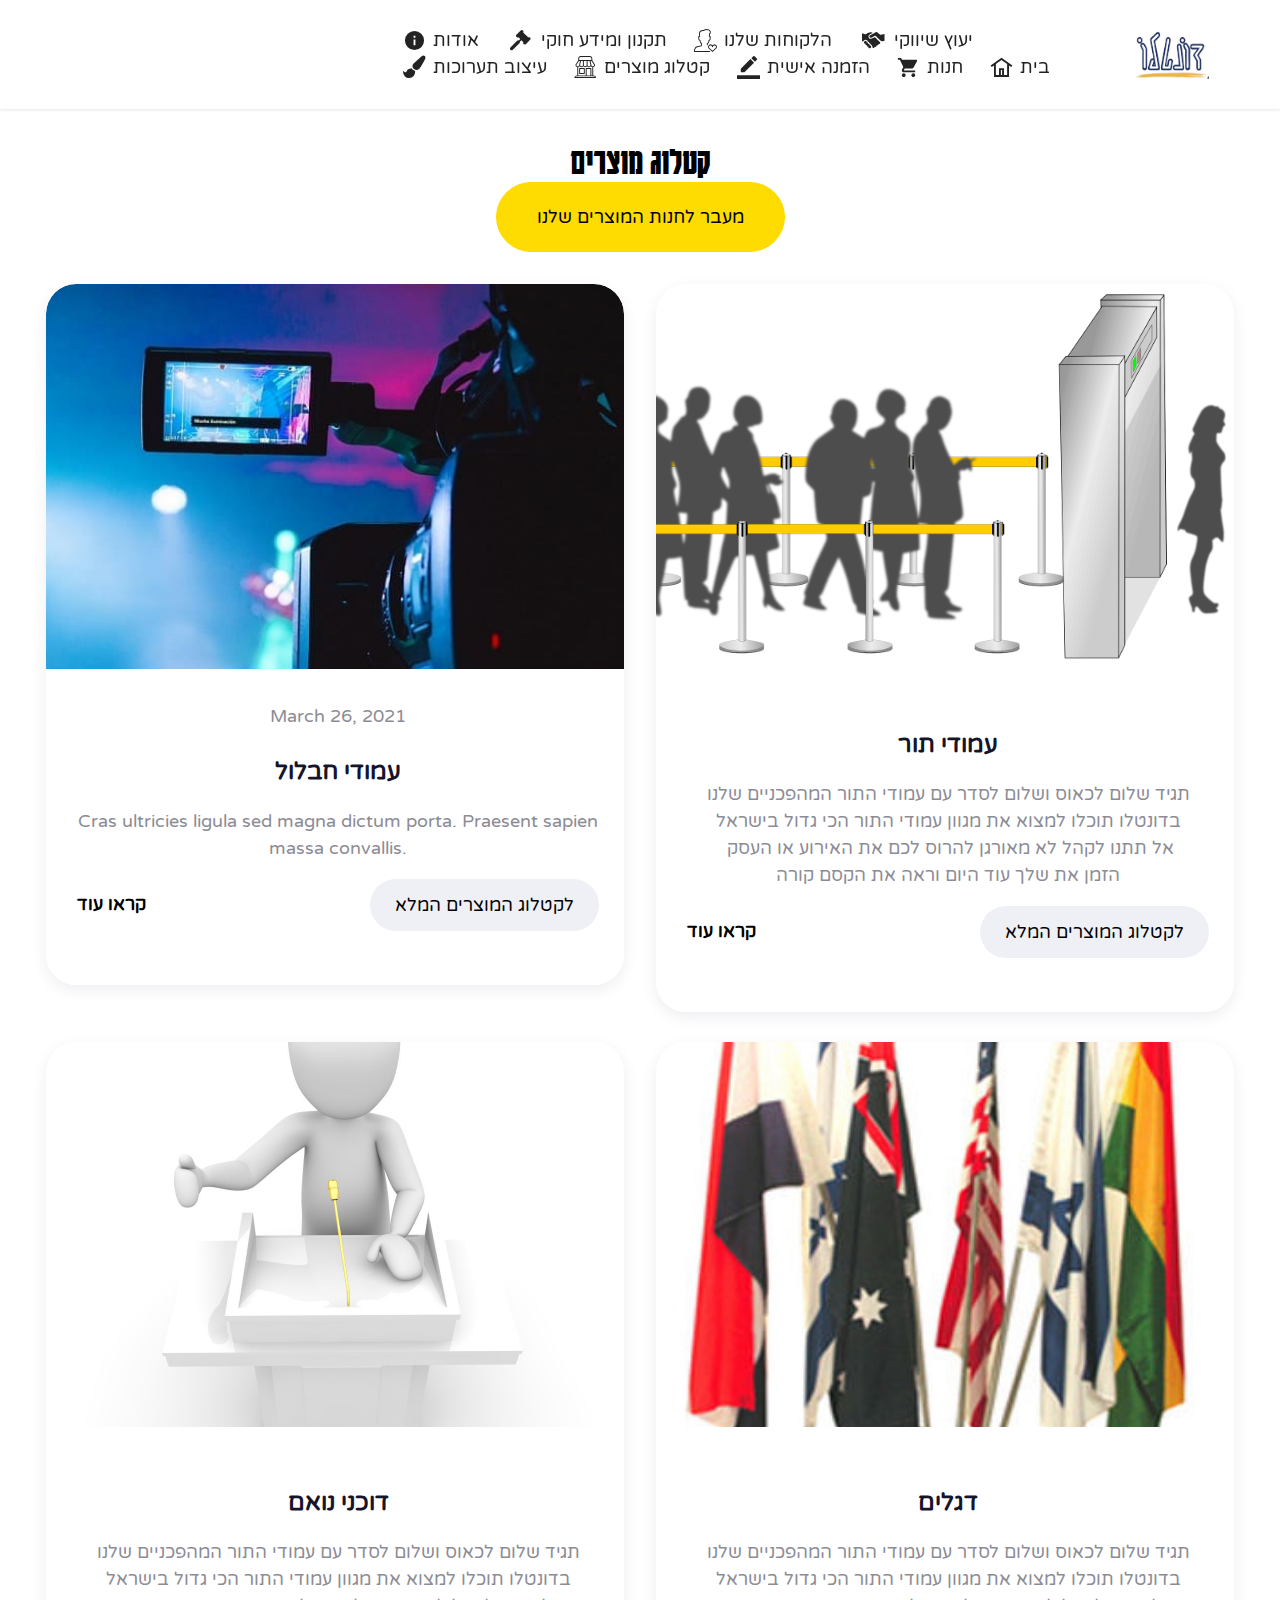
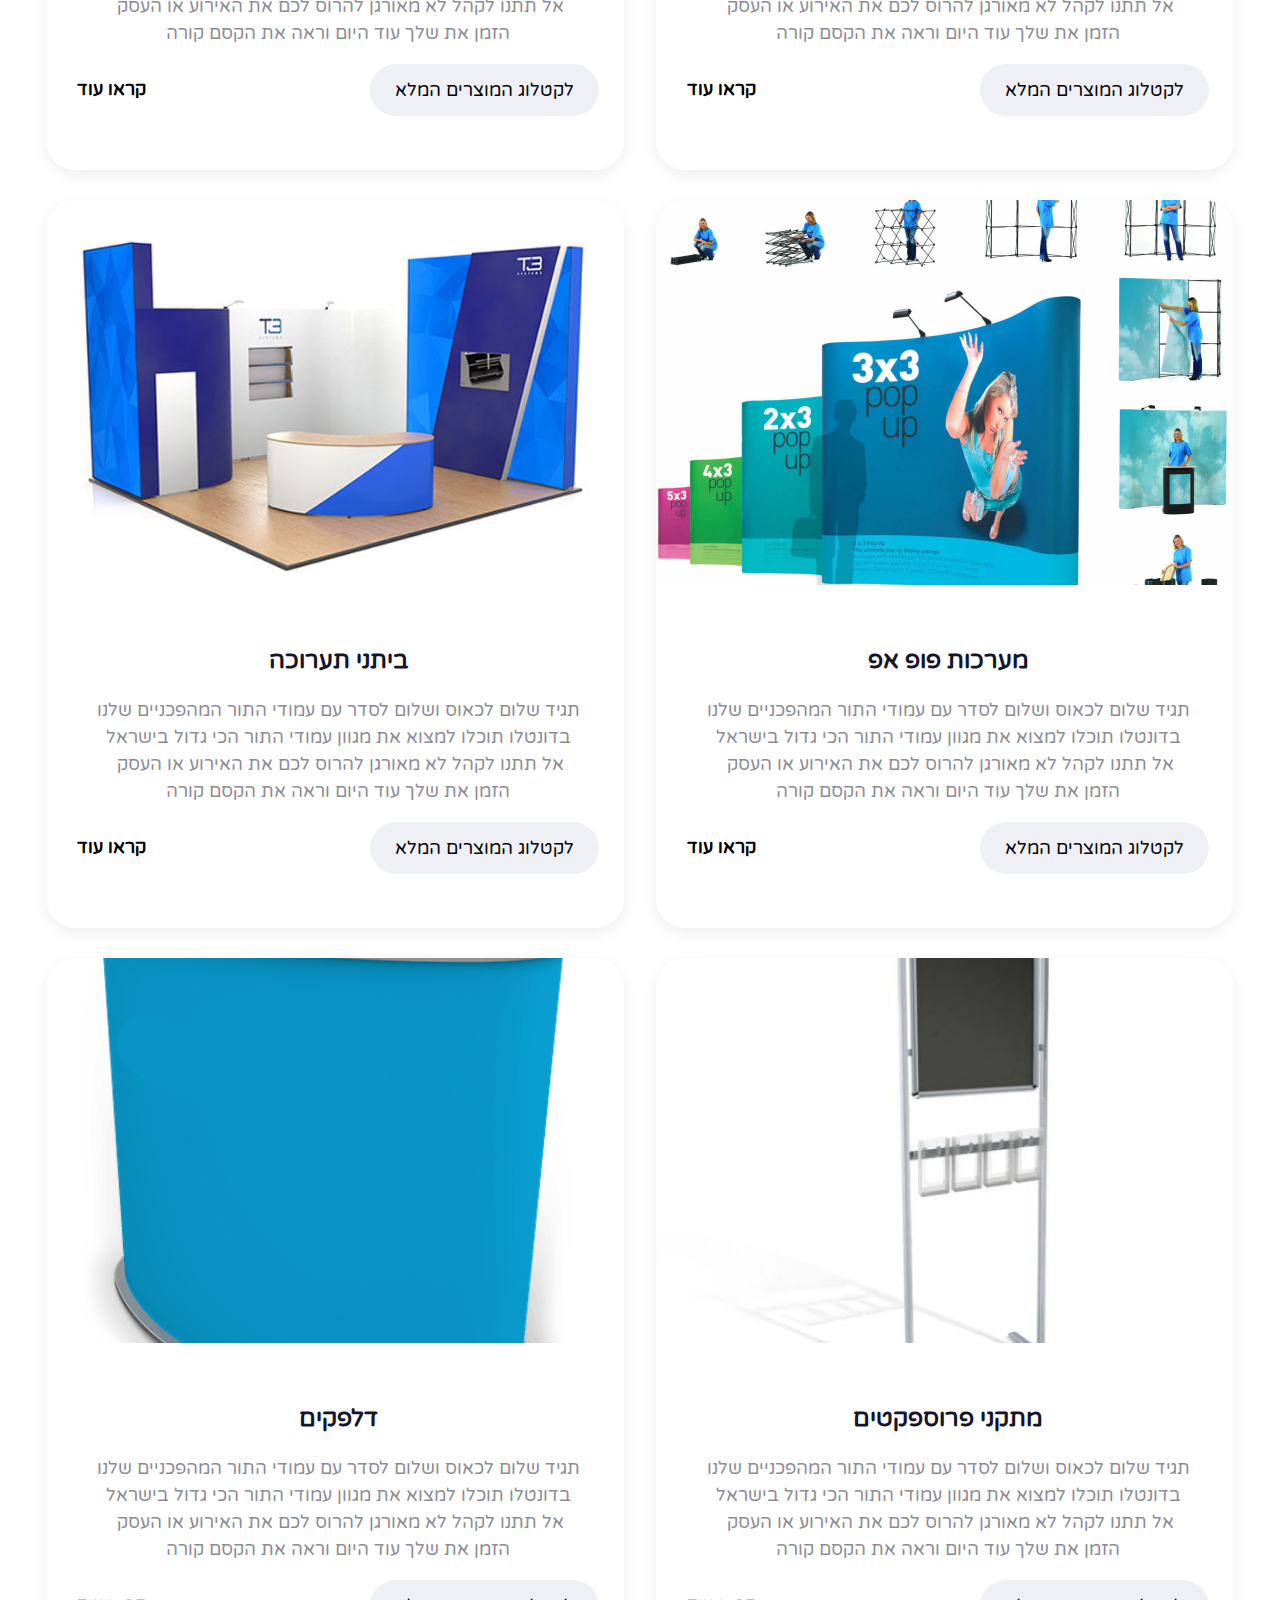
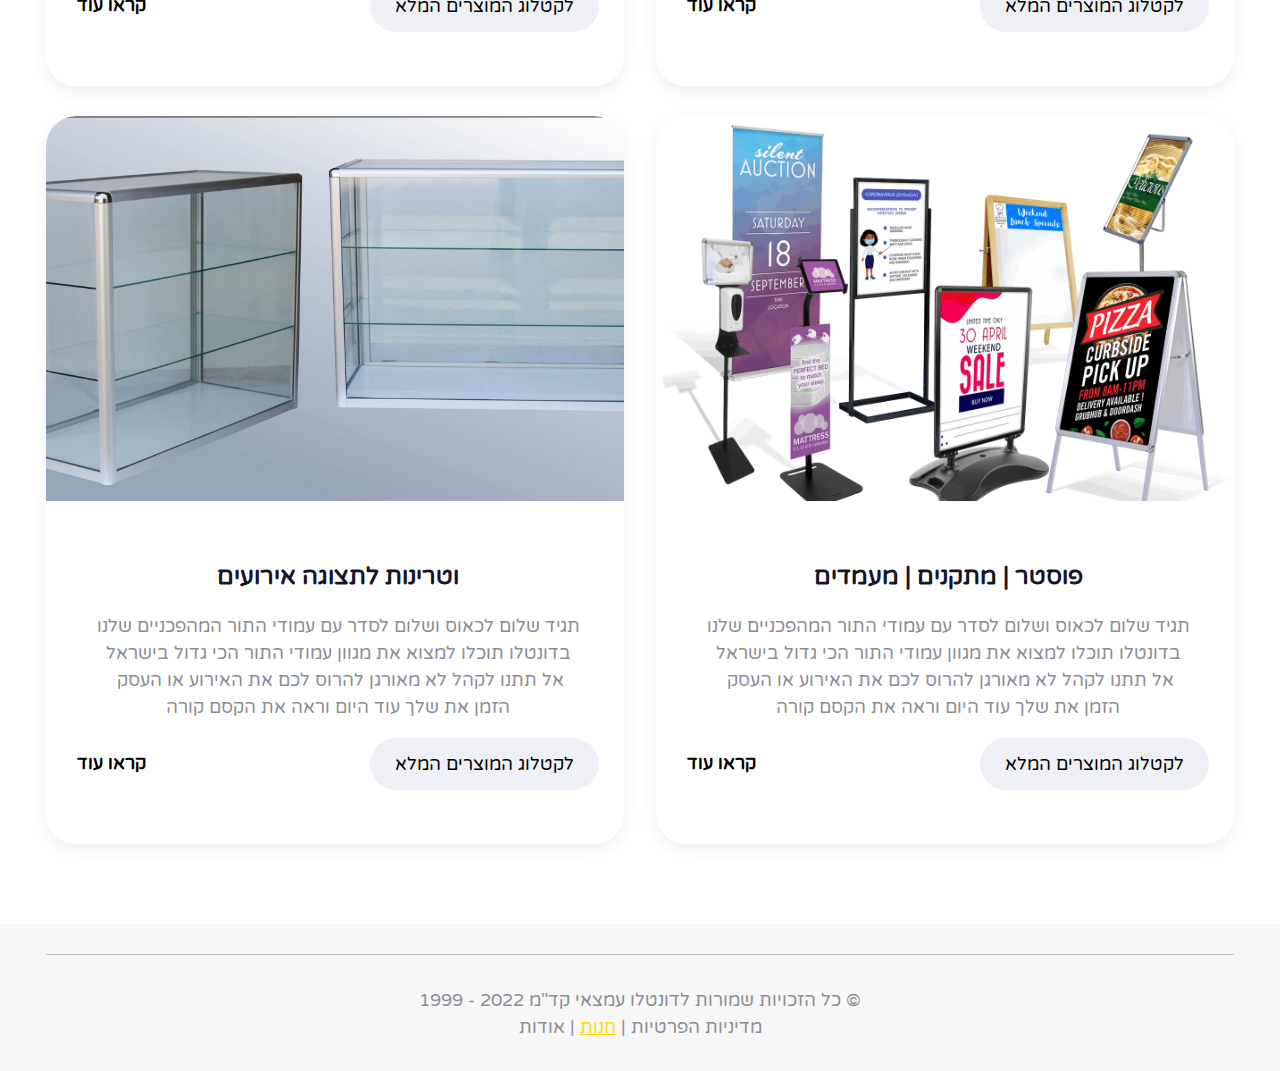
<file: products.html>
<!DOCTYPE html>
<html  >
<head>
  
  <meta charset="UTF-8">
  <meta http-equiv="X-UA-Compatible" content="IE=edge">
  
  <meta name="twitter:card" content="summary_large_image"/>
  <meta name="twitter:image:src" content="assets/images/products-meta.png">
  <meta property="og:image" content="assets/images/products-meta.png">
  <meta name="twitter:title" content="דונטלו | קטלוג מוצרים">
  <meta name="viewport" content="width=device-width, initial-scale=1, minimum-scale=1">
  <link rel="shortcut icon" href="assets/images/donatelo-transparent-zoom-96x62.png" type="image/x-icon">
  <meta name="description" content="קטלוג המוצרים המלא והעשיר של דונלו! כל מה שאתם צריכים בשביל עמודי תור,חבלול,תיחום קהל,גלילי נייר למספרי תור,מעמדי שילוט,מתקנים לפרוספקטים,דוכני נואמים,שושנות,דגלים,דלפקים,מתקני תצוגה, ציוד לתערוכות,פתרונות לניהול תור,מתקני מספרים לתור תיחום אזורים, חבלול,שילוט נייד, מעמדי דיספנסר ג'ל על עמוד ושילוט, תיחום אזורים,עמוד סרט קפיצי, מחיצות שקופות,אוהלים מתקפלים, עמודי תור עמודי חיבלול, עמודי שילוט,מתקני מספרי תור,סטנדים לפרוספקטים,מתקני דגלים שושנות דגלים דוכני נואמים">
  
  
  <title>דונטלו | קטלוג מוצרים</title>
  <link rel="stylesheet" href="assets/gov-icons/css/govicons.min.css">
  <link rel="stylesheet" href="assets/material-design/css/material-icons.min.css">
  <link rel="stylesheet" href="assets/web/assets/mobirise-icons2/mobirise2.css">
  <link rel="stylesheet" href="assets/FontAwesome/css/font-awesome.css">
  <link rel="stylesheet" href="assets/icon54/style.css">
  <link rel="stylesheet" href="assets/icon54-v4/style.css">
  <link rel="stylesheet" href="assets/bootstrap/css/bootstrap.min.css">
  <link rel="stylesheet" href="assets/bootstrap/css/bootstrap-grid.min.css">
  <link rel="stylesheet" href="assets/bootstrap/css/bootstrap-reboot.min.css">
    <link rel="stylesheet" href="assets/popup-overlay-plugin/style.css">
  <link rel="stylesheet" href="assets/dropdown/css/style.css">
  <link rel="stylesheet" href="assets/theme/css/style.css">
  <link href="assets/fonts/style.css" rel="stylesheet">
  <link rel="preload" href="https://fonts.googleapis.com/css?family=Karantina:300,400,700&display=swap" as="style" onload="this.onload=null;this.rel='stylesheet'">
  <noscript><link rel="stylesheet" href="https://fonts.googleapis.com/css?family=Karantina:300,400,700&display=swap"></noscript>
  <link rel="preload" href="https://fonts.googleapis.com/css?family=Varela+Round:400&display=swap" as="style" onload="this.onload=null;this.rel='stylesheet'">
  <noscript><link rel="stylesheet" href="https://fonts.googleapis.com/css?family=Varela+Round:400&display=swap"></noscript>
  <link rel="preload" as="style" href="assets/mobirise/css/mbr-additional.css"><link rel="stylesheet" href="assets/mobirise/css/mbr-additional.css" type="text/css">
  
  
  
  

</head>
<body>
  
  <section data-bs-version="5.1" class="menu2 cid-sLnsAC8JQx" once="menu" id="menu1-n">
   
   <nav class="navbar navbar-dropdown navbar-fixed-top navbar-expand-lg">
      <div class="container-fluid">
         <button class="navbar-toggler" type="button" data-toggle="collapse" data-bs-toggle="collapse" data-target="#navbarSupportedContent" data-bs-target="#navbarSupportedContent" aria-controls="navbarNavAltMarkup" aria-expanded="false" aria-label="Toggle navigation">
            <div class="hamburger">
               <span></span>
               <span></span>
               <span></span>
               <span></span>
            </div>
         </button>
         <div class="icons-menu">
            
         </div>
         <div class="collapse navbar-collapse" id="navbarSupportedContent">
            <ul class="navbar-nav nav-dropdown nav-right" data-app-modern-menu="true"><li class="nav-item"><a class="nav-link link text-black text-primary display-4" href="about.html" aria-expanded="false"><span class="material material-info mbr-iconfont mbr-iconfont-btn"></span>אודות</a></li>
               <li class="nav-item"><a class="nav-link link text-black text-primary display-4" href="privacy-policy.html" aria-expanded="false"><span class="gi gi-fw gi-gavel mbr-iconfont mbr-iconfont-btn"></span>תקנון ומידע חוקי</a></li>
               <li class="nav-item">
                  <a class="nav-link link text-black text-primary display-4" href="index.html" aria-expanded="false"><span class="icon54-v4-user-love mbr-iconfont mbr-iconfont-btn"></span>הלקוחות שלנו</a>
                  
               </li><li class="nav-item"><a class="nav-link link text-black text-primary display-4" href="professional-marketing-consulting-for-businesses.html"><span class="gi gi-fw gi-handshake mbr-iconfont mbr-iconfont-btn"></span>יעוץ שיווקי</a></li><li class="nav-item"><a class="nav-link link text-black text-primary display-4" href="exhibition-design.html"><span class="fa fa-paint-brush mbr-iconfont mbr-iconfont-btn"></span>עיצוב תערוכות</a></li><li class="nav-item"><a class="nav-link link text-black text-primary display-4" href="products.html"><span class="icon54-v1-store mbr-iconfont mbr-iconfont-btn"></span>קטלוג מוצרים</a></li>
               <li class="nav-item"><a class="nav-link link text-black text-primary display-4" href="https://dntl.co.il/register" target="_blank"><span class="material material-border-color mbr-iconfont mbr-iconfont-btn"></span>הזמנה אישית</a></li>
               <li class="nav-item"><a class="nav-link link text-black text-primary display-4" href="https://dntl.co.il" aria-expanded="false" target="_blank"><span class="material material-shopping-cart mbr-iconfont mbr-iconfont-btn"></span>חנות</a></li>
               <li class="nav-item"><a class="nav-link link text-black text-primary display-4" href="index.html#article9-a" aria-expanded="false"><span class="mobi-mbri mobi-mbri-home mbr-iconfont mbr-iconfont-btn"></span>בית</a></li></ul>
            <div class="navbar-brand">
               <span class="navbar-logo">
               <a href="index.html">
               <img src="[data-uri]" alt="Donatelo Logo" style="height: 4rem;" loading="lazy" class="lazyload" data-src="assets/images/donatelo-transparent-zoom-96x62.png">
               </a>
               </span>
            </div>
         </div>
      </div>
   </nav>
</section>

<section data-bs-version="5.1" class="features5 cid-ttjJzK8XKy" id="features5-q">
    

    

    <div>
        <div class="container">
            <div class="row title-block justify-content-between">
                <div class="col">
                    <h4 class="mbr-section-subtitle mbr-fonts-style display-2"><strong>קטלוג מוצרים</strong></h4>
                    <div class="col-center">
                    <div class="mbr-section-btn"><a class="btn btn-primary display-4" href="">מעבר לחנות המוצרים שלנו</a></div>
                </div>
                </div>
            </div>
            <div class="row padd">
                <div class="col-12 col-md-6 item features-image active">
                    <div class="shadow item-wrapper">
                        <div class="wrap-img item-img">
                            <div class="wrap-img">
                                <img src="[data-uri]" class="inner lazyload" data-slide-to="0" data-bs-slide-to="0" loading="lazy" data-src="assets/images/image3.jpg">
                            </div>
                        </div>
                        <div class="card-wrapper">
                            <h5 class="date mbr-fonts-style display-4">
                                March 26, 2021</h5>
                            <h5 class="card-title mbr-fonts-style display-5"><strong>עמודי חבלול</strong></h5>
                            <h5 class="card-text mbr-fonts-style display-4">
                                Cras ultricies ligula sed magna dictum porta. Praesent sapien massa convallis.</h5>
                            <div class="row link-row justify-content-between">
                                <div class="col-auto">
                                    <h5 class="link-title mbr-fonts-style display-4"><strong>קראו עוד</strong><br></h5>
                                </div>
                                <div class="col-auto">
                                    <h4 class="button-color mbr-fonts-style display-4">לקטלוג המוצרים המלא</h4>
                                </div>
                            </div>
                        </div>
                    </div>
                </div>
                <div class="col-12 col-md-6 item features-image">
                    <div class="shadow item-wrapper">
                        <div class="wrap-img item-img">
                            <div class="wrap-img">
                                <img src="[data-uri]" class="inner lazyload" data-slide-to="1" data-bs-slide-to="1" loading="lazy" data-src="assets/images/mbr-1920x960.png">
                            </div>
                        </div>
                        <div class="card-wrapper">
                            <h5 class="date mbr-fonts-style display-4"></h5>
                            <h5 class="card-title mbr-fonts-style display-5"><strong>עמודי תור</strong></h5>
                            <h5 class="card-text mbr-fonts-style display-4">תגיד שלום לכאוס ושלום לסדר עם עמודי התור המהפכניים שלנו
<div>בדונטלו תוכלו למצוא את מגוון עמודי התור הכי גדול בישראל
</div><div>&nbsp;אל תתנו לקהל לא מאורגן להרוס לכם את האירוע או העסק
</div><div>הזמן את שלך עוד היום וראה את הקסם קורה</div></h5>
                            <div class="row link-row justify-content-between">
                                <div class="col-auto">
                                    <h5 class="link-title mbr-fonts-style display-4"><strong>קראו עוד</strong><br></h5>
                                </div>
                                <div class="col-auto">
                                    <h4 class="button-color mbr-fonts-style display-4">לקטלוג המוצרים המלא</h4>
                                </div>
                            </div>
                        </div>
                    </div>
                </div><div class="col-12 col-md-6 item features-image">
                    <div class="shadow item-wrapper">
                        <div class="wrap-img item-img">
                            <div class="wrap-img">
                                <img src="[data-uri]" class="inner lazyload" data-slide-to="2" data-bs-slide-to="2" alt="" loading="lazy" data-src="assets/images/mbr-1156x1156.jpg">
                            </div>
                        </div>
                        <div class="card-wrapper">
                            <h5 class="date mbr-fonts-style display-4"></h5>
                            <h5 class="card-title mbr-fonts-style display-5"><strong>דוכני נואם</strong></h5>
                            <h5 class="card-text mbr-fonts-style display-4">תגיד שלום לכאוס ושלום לסדר עם עמודי התור המהפכניים שלנו
<div>בדונטלו תוכלו למצוא את מגוון עמודי התור הכי גדול בישראל
</div><div>&nbsp;אל תתנו לקהל לא מאורגן להרוס לכם את האירוע או העסק
</div><div>הזמן את שלך עוד היום וראה את הקסם קורה</div></h5>
                            <div class="row link-row justify-content-between">
                                <div class="col-auto">
                                    <h5 class="link-title mbr-fonts-style display-4"><strong>קראו עוד</strong><br></h5>
                                </div>
                                <div class="col-auto">
                                    <h4 class="button-color mbr-fonts-style display-4">לקטלוג המוצרים המלא</h4>
                                </div>
                            </div>
                        </div>
                    </div>
                </div><div class="col-12 col-md-6 item features-image">
                    <div class="shadow item-wrapper">
                        <div class="wrap-img item-img">
                            <div class="wrap-img">
                                <img src="[data-uri]" class="inner lazyload" data-slide-to="3" data-bs-slide-to="3" alt="" loading="lazy" data-src="assets/images/stand1-318x373.jpg">
                            </div>
                        </div>
                        <div class="card-wrapper">
                            <h5 class="date mbr-fonts-style display-4"></h5>
                            <h5 class="card-title mbr-fonts-style display-5"><strong>דגלים</strong></h5>
                            <h5 class="card-text mbr-fonts-style display-4">תגיד שלום לכאוס ושלום לסדר עם עמודי התור המהפכניים שלנו
<div>בדונטלו תוכלו למצוא את מגוון עמודי התור הכי גדול בישראל
</div><div>&nbsp;אל תתנו לקהל לא מאורגן להרוס לכם את האירוע או העסק
</div><div>הזמן את שלך עוד היום וראה את הקסם קורה</div></h5>
                            <div class="row link-row justify-content-between">
                                <div class="col-auto">
                                    <h5 class="link-title mbr-fonts-style display-4"><strong>קראו עוד</strong><br></h5>
                                </div>
                                <div class="col-auto">
                                    <h4 class="button-color mbr-fonts-style display-4">לקטלוג המוצרים המלא</h4>
                                </div>
                            </div>
                        </div>
                    </div>
                </div><div class="col-12 col-md-6 item features-image">
                    <div class="shadow item-wrapper">
                        <div class="wrap-img item-img">
                            <div class="wrap-img">
                                <img src="[data-uri]" class="inner lazyload" data-slide-to="4" data-bs-slide-to="4" alt="" loading="lazy" data-src="assets/images/home-page-video-image-690x447.jpg">
                            </div>
                        </div>
                        <div class="card-wrapper">
                            <h5 class="date mbr-fonts-style display-4"></h5>
                            <h5 class="card-title mbr-fonts-style display-5"><strong>ביתני תערוכה</strong></h5>
                            <h5 class="card-text mbr-fonts-style display-4">תגיד שלום לכאוס ושלום לסדר עם עמודי התור המהפכניים שלנו
<div>בדונטלו תוכלו למצוא את מגוון עמודי התור הכי גדול בישראל
</div><div>&nbsp;אל תתנו לקהל לא מאורגן להרוס לכם את האירוע או העסק
</div><div>הזמן את שלך עוד היום וראה את הקסם קורה</div></h5>
                            <div class="row link-row justify-content-between">
                                <div class="col-auto">
                                    <h5 class="link-title mbr-fonts-style display-4"><strong>קראו עוד</strong><br></h5>
                                </div>
                                <div class="col-auto">
                                    <h4 class="button-color mbr-fonts-style display-4">לקטלוג המוצרים המלא</h4>
                                </div>
                            </div>
                        </div>
                    </div>
                </div><div class="col-12 col-md-6 item features-image">
                    <div class="shadow item-wrapper">
                        <div class="wrap-img item-img">
                            <div class="wrap-img">
                                <img src="[data-uri]" class="inner lazyload" data-slide-to="5" data-bs-slide-to="5" alt="" loading="lazy" data-src="assets/images/popup-display-1156x990.jpg">
                            </div>
                        </div>
                        <div class="card-wrapper">
                            <h5 class="date mbr-fonts-style display-4"></h5>
                            <h5 class="card-title mbr-fonts-style display-5"><strong>מערכות פופ אפ</strong></h5>
                            <h5 class="card-text mbr-fonts-style display-4">תגיד שלום לכאוס ושלום לסדר עם עמודי התור המהפכניים שלנו
<div>בדונטלו תוכלו למצוא את מגוון עמודי התור הכי גדול בישראל
</div><div>&nbsp;אל תתנו לקהל לא מאורגן להרוס לכם את האירוע או העסק
</div><div>הזמן את שלך עוד היום וראה את הקסם קורה</div></h5>
                            <div class="row link-row justify-content-between">
                                <div class="col-auto">
                                    <h5 class="link-title mbr-fonts-style display-4"><strong>קראו עוד</strong><br></h5>
                                </div>
                                <div class="col-auto">
                                    <h4 class="button-color mbr-fonts-style display-4">לקטלוג המוצרים המלא</h4>
                                </div>
                            </div>
                        </div>
                    </div>
                </div><div class="col-12 col-md-6 item features-image">
                    <div class="shadow item-wrapper">
                        <div class="wrap-img item-img">
                            <div class="wrap-img">
                                <img src="[data-uri]" class="inner lazyload" data-slide-to="6" data-bs-slide-to="6" alt="" loading="lazy" data-src="assets/images/2-objects-556x600.png">
                            </div>
                        </div>
                        <div class="card-wrapper">
                            <h5 class="date mbr-fonts-style display-4"></h5>
                            <h5 class="card-title mbr-fonts-style display-5"><strong>דלפקים</strong></h5>
                            <h5 class="card-text mbr-fonts-style display-4">תגיד שלום לכאוס ושלום לסדר עם עמודי התור המהפכניים שלנו
<div>בדונטלו תוכלו למצוא את מגוון עמודי התור הכי גדול בישראל
</div><div>&nbsp;אל תתנו לקהל לא מאורגן להרוס לכם את האירוע או העסק
</div><div>הזמן את שלך עוד היום וראה את הקסם קורה</div></h5>
                            <div class="row link-row justify-content-between">
                                <div class="col-auto">
                                    <h5 class="link-title mbr-fonts-style display-4"><strong>קראו עוד</strong><br></h5>
                                </div>
                                <div class="col-auto">
                                    <h4 class="button-color mbr-fonts-style display-4">לקטלוג המוצרים המלא</h4>
                                </div>
                            </div>
                        </div>
                    </div>
                </div><div class="col-12 col-md-6 item features-image">
                    <div class="shadow item-wrapper">
                        <div class="wrap-img item-img">
                            <div class="wrap-img">
                                <img src="[data-uri]" class="inner lazyload" data-slide-to="7" data-bs-slide-to="7" alt="" loading="lazy" data-src="assets/images/product-3429-556x556.jpg">
                            </div>
                        </div>
                        <div class="card-wrapper">
                            <h5 class="date mbr-fonts-style display-4"></h5>
                            <h5 class="card-title mbr-fonts-style display-5"><strong>מתקני פרוספקטים</strong></h5>
                            <h5 class="card-text mbr-fonts-style display-4">תגיד שלום לכאוס ושלום לסדר עם עמודי התור המהפכניים שלנו
<div>בדונטלו תוכלו למצוא את מגוון עמודי התור הכי גדול בישראל
</div><div>&nbsp;אל תתנו לקהל לא מאורגן להרוס לכם את האירוע או העסק
</div><div>הזמן את שלך עוד היום וראה את הקסם קורה</div></h5>
                            <div class="row link-row justify-content-between">
                                <div class="col-auto">
                                    <h5 class="link-title mbr-fonts-style display-4"><strong>קראו עוד</strong><br></h5>
                                </div>
                                <div class="col-auto">
                                    <h4 class="button-color mbr-fonts-style display-4">לקטלוג המוצרים המלא</h4>
                                </div>
                            </div>
                        </div>
                    </div>
                </div><div class="col-12 col-md-6 item features-image">
                    <div class="shadow item-wrapper">
                        <div class="wrap-img item-img">
                            <div class="wrap-img">
                                <img src="[data-uri]" class="inner lazyload" data-slide-to="8" data-bs-slide-to="8" alt="" loading="lazy" data-src="assets/images/aluminum-counter-1156x597.jpg">
                            </div>
                        </div>
                        <div class="card-wrapper">
                            <h5 class="date mbr-fonts-style display-4"></h5>
                            <h5 class="card-title mbr-fonts-style display-5"><strong>וטרינות לתצוגה אירועים</strong></h5>
                            <h5 class="card-text mbr-fonts-style display-4">תגיד שלום לכאוס ושלום לסדר עם עמודי התור המהפכניים שלנו
<div>בדונטלו תוכלו למצוא את מגוון עמודי התור הכי גדול בישראל
</div><div>&nbsp;אל תתנו לקהל לא מאורגן להרוס לכם את האירוע או העסק
</div><div>הזמן את שלך עוד היום וראה את הקסם קורה</div></h5>
                            <div class="row link-row justify-content-between">
                                <div class="col-auto">
                                    <h5 class="link-title mbr-fonts-style display-4"><strong>קראו עוד</strong><br></h5>
                                </div>
                                <div class="col-auto">
                                    <h4 class="button-color mbr-fonts-style display-4">לקטלוג המוצרים המלא</h4>
                                </div>
                            </div>
                        </div>
                    </div>
                </div><div class="col-12 col-md-6 item features-image">
                    <div class="shadow item-wrapper">
                        <div class="wrap-img item-img">
                            <div class="wrap-img">
                                <img src="[data-uri]" class="inner lazyload" data-slide-to="9" data-bs-slide-to="9" alt="" loading="lazy" data-src="assets/images/display-sign-stands-poster-holde-1294x1000.png">
                            </div>
                        </div>
                        <div class="card-wrapper">
                            <h5 class="date mbr-fonts-style display-4"></h5>
                            <h5 class="card-title mbr-fonts-style display-5"><strong>פוסטר | מתקנים | מעמדים</strong></h5>
                            <h5 class="card-text mbr-fonts-style display-4">תגיד שלום לכאוס ושלום לסדר עם עמודי התור המהפכניים שלנו
<div>בדונטלו תוכלו למצוא את מגוון עמודי התור הכי גדול בישראל
</div><div>&nbsp;אל תתנו לקהל לא מאורגן להרוס לכם את האירוע או העסק
</div><div>הזמן את שלך עוד היום וראה את הקסם קורה</div></h5>
                            <div class="row link-row justify-content-between">
                                <div class="col-auto">
                                    <h5 class="link-title mbr-fonts-style display-4"><strong>קראו עוד</strong><br></h5>
                                </div>
                                <div class="col-auto">
                                    <h4 class="button-color mbr-fonts-style display-4">לקטלוג המוצרים המלא</h4>
                                </div>
                            </div>
                        </div>
                    </div>
                </div>
            </div>
        </div>
    </div>
</section>

<section data-bs-version="5.1" class="footer1 cid-sLnt0I1etm" once="footers" id="footer1-o">
    
    
    <div class="container">
        <div class="row align-center mbr-white">
            <div class="col-12">
                <div class="line"></div>
                <p class="mbr-text mb-0 mbr-fonts-style display-4">1999 - 2022 כל הזכויות שמורות לדונטלו עמצאי קד"מ ©<br>מדיניות הפרטיות | <a href="https://dntl.co.il" class="text-primary" target="_blank">חנות</a> | אודות</p>
            </div>
        </div>
    </div>
</section>


<script src="assets/bootstrap/js/bootstrap.bundle.min.js"></script>
  <script src="assets/smoothscroll/smooth-scroll.js"></script>
  <script src="assets/ytplayer/index.js"></script>
      <script src="assets/dropdown/js/navbar-dropdown.js"></script>
  <script src="assets/theme/js/script.js"></script>
  
  
  

<script>"use strict";if("loading"in HTMLImageElement.prototype){document.querySelectorAll('img[loading="lazy"],iframe[loading="lazy"]').forEach(e=>{e.src=e.dataset.src,e.style.paddingTop=100*e.getAttribute("data-aspectratio")+"%",e.style.height=0,e.onload=function(){e.removeAttribute("style")}})}else{const e=document.createElement("script");e.src="https://cdnjs.cloudflare.com/ajax/libs/lazysizes/5.1.2/lazysizes.min.js",document.body.appendChild(e)}</script>
</body>
</html>
</file>
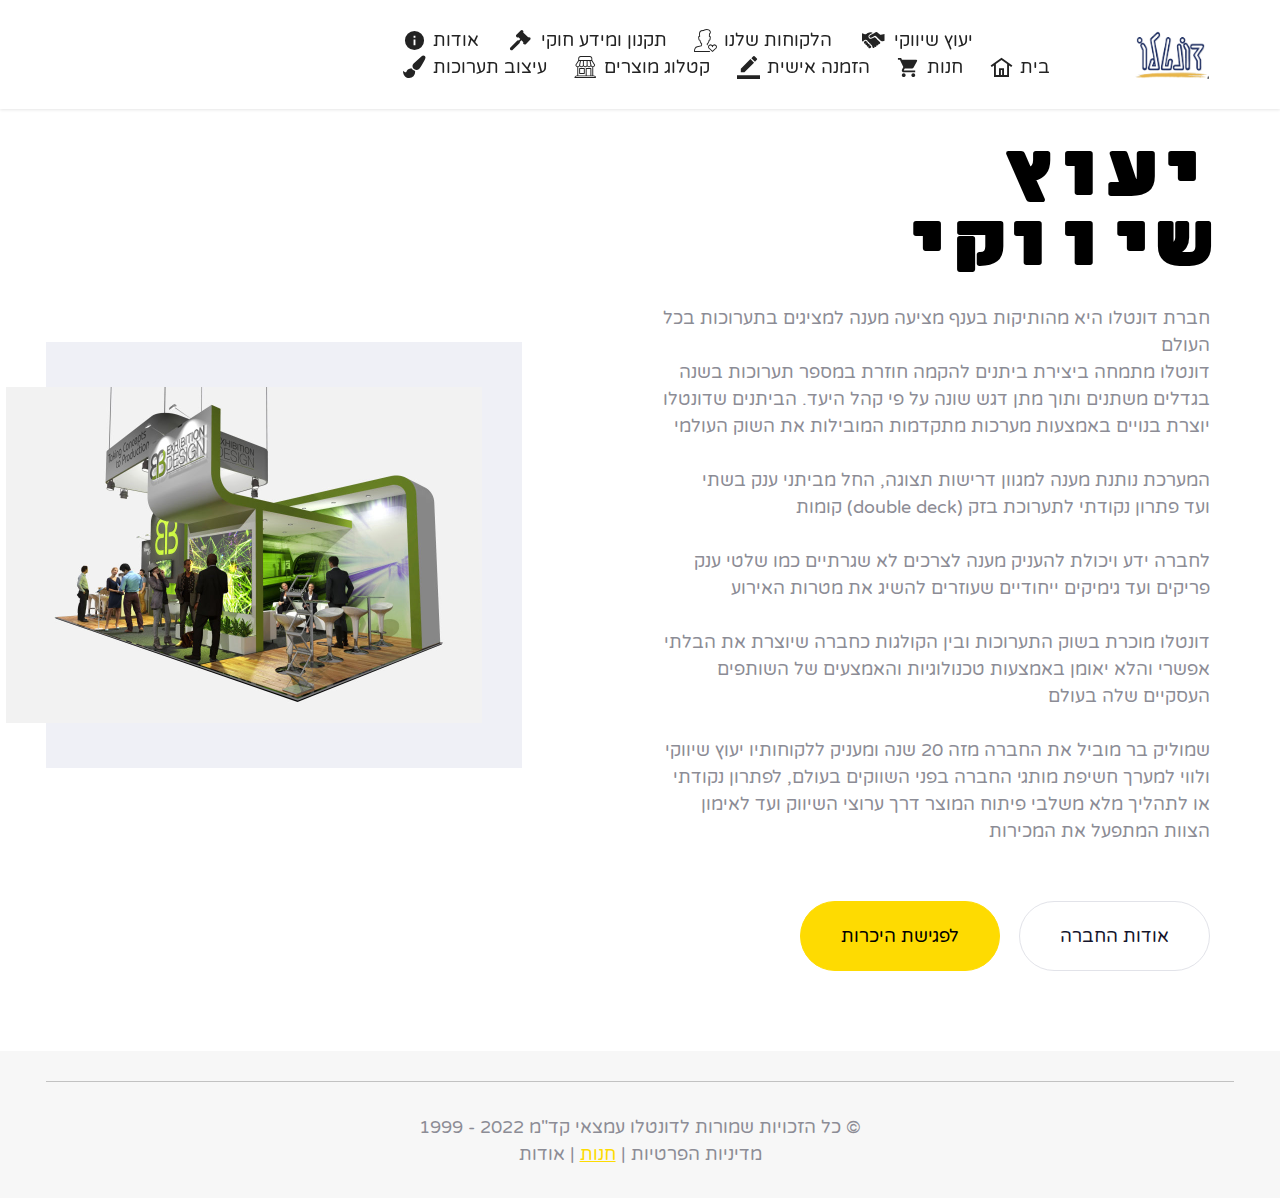
<file: professional-marketing-consulting-for-businesses.html>
<!DOCTYPE html>
<html  >
<head>
  
  <meta charset="UTF-8">
  <meta http-equiv="X-UA-Compatible" content="IE=edge">
  
  <meta name="twitter:card" content="summary_large_image"/>
  <meta name="twitter:image:src" content="">
  <meta property="og:image" content="">
  <meta name="twitter:title" content="דונטלו | יעוץ שיווקי מקצועי לעסקים">
  <meta name="viewport" content="width=device-width, initial-scale=1, minimum-scale=1">
  <link rel="shortcut icon" href="assets/images/donatelo-transparent-zoom-96x62.png" type="image/x-icon">
  <meta name="description" content="">
  
  
  <title>דונטלו | יעוץ שיווקי מקצועי לעסקים</title>
  <link rel="stylesheet" href="assets/gov-icons/css/govicons.min.css">
  <link rel="stylesheet" href="assets/material-design/css/material-icons.min.css">
  <link rel="stylesheet" href="assets/web/assets/mobirise-icons2/mobirise2.css">
  <link rel="stylesheet" href="assets/FontAwesome/css/font-awesome.css">
  <link rel="stylesheet" href="assets/icon54/style.css">
  <link rel="stylesheet" href="assets/icon54-v4/style.css">
  <link rel="stylesheet" href="assets/bootstrap/css/bootstrap.min.css">
  <link rel="stylesheet" href="assets/bootstrap/css/bootstrap-grid.min.css">
  <link rel="stylesheet" href="assets/bootstrap/css/bootstrap-reboot.min.css">
    <link rel="stylesheet" href="assets/popup-overlay-plugin/style.css">
  <link rel="stylesheet" href="assets/dropdown/css/style.css">
  <link rel="stylesheet" href="assets/theme/css/style.css">
  <link href="assets/fonts/style.css" rel="stylesheet">
  <link rel="preload" href="https://fonts.googleapis.com/css?family=Karantina:300,400,700&display=swap" as="style" onload="this.onload=null;this.rel='stylesheet'">
  <noscript><link rel="stylesheet" href="https://fonts.googleapis.com/css?family=Karantina:300,400,700&display=swap"></noscript>
  <link rel="preload" href="https://fonts.googleapis.com/css?family=Varela+Round:400&display=swap" as="style" onload="this.onload=null;this.rel='stylesheet'">
  <noscript><link rel="stylesheet" href="https://fonts.googleapis.com/css?family=Varela+Round:400&display=swap"></noscript>
  <link rel="preload" as="style" href="assets/mobirise/css/mbr-additional.css"><link rel="stylesheet" href="assets/mobirise/css/mbr-additional.css" type="text/css">
  
  
  
  

</head>
<body>
  
  <section data-bs-version="5.1" class="menu2 cid-sLnsAC8JQx" once="menu" id="menu1-u">
   
   <nav class="navbar navbar-dropdown navbar-fixed-top navbar-expand-lg">
      <div class="container-fluid">
         <button class="navbar-toggler" type="button" data-toggle="collapse" data-bs-toggle="collapse" data-target="#navbarSupportedContent" data-bs-target="#navbarSupportedContent" aria-controls="navbarNavAltMarkup" aria-expanded="false" aria-label="Toggle navigation">
            <div class="hamburger">
               <span></span>
               <span></span>
               <span></span>
               <span></span>
            </div>
         </button>
         <div class="icons-menu">
            
         </div>
         <div class="collapse navbar-collapse" id="navbarSupportedContent">
            <ul class="navbar-nav nav-dropdown nav-right" data-app-modern-menu="true"><li class="nav-item"><a class="nav-link link text-black text-primary display-4" href="about.html" aria-expanded="false"><span class="material material-info mbr-iconfont mbr-iconfont-btn"></span>אודות</a></li>
               <li class="nav-item"><a class="nav-link link text-black text-primary display-4" href="privacy-policy.html" aria-expanded="false"><span class="gi gi-fw gi-gavel mbr-iconfont mbr-iconfont-btn"></span>תקנון ומידע חוקי</a></li>
               <li class="nav-item">
                  <a class="nav-link link text-black text-primary display-4" href="index.html" aria-expanded="false"><span class="icon54-v4-user-love mbr-iconfont mbr-iconfont-btn"></span>הלקוחות שלנו</a>
                  
               </li><li class="nav-item"><a class="nav-link link text-black text-primary display-4" href="professional-marketing-consulting-for-businesses.html"><span class="gi gi-fw gi-handshake mbr-iconfont mbr-iconfont-btn"></span>יעוץ שיווקי</a></li><li class="nav-item"><a class="nav-link link text-black text-primary display-4" href="exhibition-design.html"><span class="fa fa-paint-brush mbr-iconfont mbr-iconfont-btn"></span>עיצוב תערוכות</a></li><li class="nav-item"><a class="nav-link link text-black text-primary display-4" href="products.html"><span class="icon54-v1-store mbr-iconfont mbr-iconfont-btn"></span>קטלוג מוצרים</a></li>
               <li class="nav-item"><a class="nav-link link text-black text-primary display-4" href="https://dntl.co.il/register" target="_blank"><span class="material material-border-color mbr-iconfont mbr-iconfont-btn"></span>הזמנה אישית</a></li>
               <li class="nav-item"><a class="nav-link link text-black text-primary display-4" href="https://dntl.co.il" aria-expanded="false" target="_blank"><span class="material material-shopping-cart mbr-iconfont mbr-iconfont-btn"></span>חנות</a></li>
               <li class="nav-item"><a class="nav-link link text-black text-primary display-4" href="index.html#article9-a" aria-expanded="false"><span class="mobi-mbri mobi-mbri-home mbr-iconfont mbr-iconfont-btn"></span>בית</a></li></ul>
            <div class="navbar-brand">
               <span class="navbar-logo">
               <a href="index.html">
               <img src="[data-uri]" alt="Donatelo Logo" style="height: 4rem;" loading="lazy" class="lazyload" data-src="assets/images/donatelo-transparent-zoom-96x62.png">
               </a>
               </span>
            </div>
         </div>
      </div>
   </nav>
</section>

<section data-bs-version="5.1" class="header1 cid-ttkhy3HsC8" id="header1-w">
    

    

    <div class="container">
        <div class="row">
            <div class="col-12 col-md-6">
                <div class="right-side">
                    <h5 class="mbr-section-title mbr-fonts-style display-1"><strong>&nbsp;יעופ שיווקי</strong></h5>
                    <p class="mbr-text mbr-fonts-style display-4">חברת דונטלו היא מהותיקות בענף מציעה מענה למציגים בתערוכות בכל העולם<br>דונטלו מתמחה ביצירת ביתנים להקמה חוזרת במספר תערוכות בשנה בגדלים משתנים ותוך מתן דגש שונה על פי קהל היעד. הביתנים שדונטלו יוצרת בנויים באמצעות מערכות מתקדמות המובילות את השוק העולמי<br>
<br>המערכת נותנת מענה למגוון דרישות תצוגה, החל מביתני ענק בשתי קומות (double deck) ועד פתרון נקודתי לתערוכת בזק<br>
<br>לחברה ידע ויכולת להעניק מענה לצרכים לא שגרתיים כמו שלטי ענק פריקים ועד גימיקים ייחודיים שעוזרים להשיג את מטרות האירוע
<br><br>דונטלו מוכרת בשוק התערוכות ובין הקולגות כחברה שיוצרת את הבלתי אפשרי והלא יאומן באמצעות טכנולוגיות והאמצעים של השותפים העסקיים שלה בעולם<br>
<br>שמוליק בר מוביל את החברה מזה  20 שנה ומעניק ללקוחותיו יעוץ שיווקי ולווי למערך חשיפת מותגי החברה בפני השווקים בעולם, לפתרון נקודתי או לתהליך מלא משלבי פיתוח המוצר דרך ערוצי השיווק ועד לאימון הצוות המתפעל את המכירות<br></p>
                    <div class="button-align">
                        <div class="mbr-section-btn"><a class="btn btn-primary display-4" href="tel:+972 52-300-0100">לפגישת היכרות</a><a class="btn btn-secondary display-4" href="about.html">אודות החברה</a></div>
                    </div>
                </div>
            </div>
            <div class="col-12 col-md-5">
                <div class="gray">
                    <img src="[data-uri]" alt="" class="align lazyload" loading="lazy" data-src="assets/images/singledecklargeexhibition-952x672.jpg">
                </div>
            </div>
        </div>
    </div>
</section>

<section data-bs-version="5.1" class="footer1 cid-sLnt0I1etm" once="footers" id="footer1-v">
    
    
    <div class="container">
        <div class="row align-center mbr-white">
            <div class="col-12">
                <div class="line"></div>
                <p class="mbr-text mb-0 mbr-fonts-style display-4">1999 - 2022 כל הזכויות שמורות לדונטלו עמצאי קד"מ ©<br>מדיניות הפרטיות | <a href="https://dntl.co.il" class="text-primary" target="_blank">חנות</a> | אודות</p>
            </div>
        </div>
    </div>
</section>


<script src="assets/bootstrap/js/bootstrap.bundle.min.js"></script>
  <script src="assets/smoothscroll/smooth-scroll.js"></script>
  <script src="assets/ytplayer/index.js"></script>
      <script src="assets/dropdown/js/navbar-dropdown.js"></script>
  <script src="assets/theme/js/script.js"></script>
  
  
  

<script>"use strict";if("loading"in HTMLImageElement.prototype){document.querySelectorAll('img[loading="lazy"],iframe[loading="lazy"]').forEach(e=>{e.src=e.dataset.src,e.style.paddingTop=100*e.getAttribute("data-aspectratio")+"%",e.style.height=0,e.onload=function(){e.removeAttribute("style")}})}else{const e=document.createElement("script");e.src="https://cdnjs.cloudflare.com/ajax/libs/lazysizes/5.1.2/lazysizes.min.js",document.body.appendChild(e)}</script>
</body>
</html>
</file>
<file: assets/web/assets/mobirise-icons2/mobirise2.css>
@font-face {
  font-family: 'Moririse2';
  font-display: swap;
  src:  url('mobirise2.eot?f2bix4');
  src:  url('mobirise2.eot?f2bix4#iefix') format('embedded-opentype'),
    url('mobirise2.ttf?f2bix4') format('truetype'),
    url('mobirise2.woff?f2bix4') format('woff'),
    url('mobirise2.svg?f2bix4#mobirise2') format('svg');
  font-weight: normal;
  font-style: normal;
}

[class^="mobi-"], [class*=" mobi-"] {
  /* use !important to prevent issues with browser extensions that change fonts */
  font-family: 'Moririse2' !important;
  speak: none;
  font-style: normal;
  font-weight: normal;
  font-variant: normal;
  text-transform: none;
  line-height: 1;

  /* Better Font Rendering =========== */
  -webkit-font-smoothing: antialiased;
  -moz-osx-font-smoothing: grayscale;
}

.mobi-mbri-add-submenu:before {
  content: "\e900";
}
.mobi-mbri-alert:before {
  content: "\e901";
}
.mobi-mbri-align-center:before {
  content: "\e902";
}
.mobi-mbri-align-justify:before {
  content: "\e903";
}
.mobi-mbri-align-left:before {
  content: "\e904";
}
.mobi-mbri-align-right:before {
  content: "\e905";
}
.mobi-mbri-android:before {
  content: "\e906";
}
.mobi-mbri-apple:before {
  content: "\e907";
}
.mobi-mbri-arrow-down:before {
  content: "\e908";
}
.mobi-mbri-arrow-next:before {
  content: "\e909";
}
.mobi-mbri-arrow-prev:before {
  content: "\e90a";
}
.mobi-mbri-arrow-up:before {
  content: "\e90b";
}
.mobi-mbri-bold:before {
  content: "\e90c";
}
.mobi-mbri-bookmark:before {
  content: "\e90d";
}
.mobi-mbri-bootstrap:before {
  content: "\e90e";
}
.mobi-mbri-briefcase:before {
  content: "\e90f";
}
.mobi-mbri-browse:before {
  content: "\e910";
}
.mobi-mbri-bulleted-list:before {
  content: "\e911";
}
.mobi-mbri-calendar:before {
  content: "\e912";
}
.mobi-mbri-camera:before {
  content: "\e913";
}
.mobi-mbri-cart-add:before {
  content: "\e914";
}
.mobi-mbri-cart-full:before {
  content: "\e915";
}
.mobi-mbri-cash:before {
  content: "\e916";
}
.mobi-mbri-change-style:before {
  content: "\e917";
}
.mobi-mbri-chat:before {
  content: "\e918";
}
.mobi-mbri-clock:before {
  content: "\e919";
}
.mobi-mbri-close:before {
  content: "\e91a";
}
.mobi-mbri-cloud:before {
  content: "\e91b";
}
.mobi-mbri-code:before {
  content: "\e91c";
}
.mobi-mbri-contact-form:before {
  content: "\e91d";
}
.mobi-mbri-credit-card:before {
  content: "\e91e";
}
.mobi-mbri-cursor-click:before {
  content: "\e91f";
}
.mobi-mbri-cust-feedback:before {
  content: "\e920";
}
.mobi-mbri-database:before {
  content: "\e921";
}
.mobi-mbri-delivery:before {
  content: "\e922";
}
.mobi-mbri-desktop:before {
  content: "\e923";
}
.mobi-mbri-devices:before {
  content: "\e924";
}
.mobi-mbri-down:before {
  content: "\e925";
}
.mobi-mbri-download-2:before {
  content: "\e926";
}
.mobi-mbri-download:before {
  content: "\e927";
}
.mobi-mbri-drag-n-drop-2:before {
  content: "\e928";
}
.mobi-mbri-drag-n-drop:before {
  content: "\e929";
}
.mobi-mbri-edit-2:before {
  content: "\e92a";
}
.mobi-mbri-edit:before {
  content: "\e92b";
}
.mobi-mbri-error:before {
  content: "\e92c";
}
.mobi-mbri-extension:before {
  content: "\e92d";
}
.mobi-mbri-features:before {
  content: "\e92e";
}
.mobi-mbri-file:before {
  content: "\e92f";
}
.mobi-mbri-flag:before {
  content: "\e930";
}
.mobi-mbri-folder:before {
  content: "\e931";
}
.mobi-mbri-gift:before {
  content: "\e932";
}
.mobi-mbri-github:before {
  content: "\e933";
}
.mobi-mbri-globe-2:before {
  content: "\e934";
}
.mobi-mbri-globe:before {
  content: "\e935";
}
.mobi-mbri-growing-chart:before {
  content: "\e936";
}
.mobi-mbri-hearth:before {
  content: "\e937";
}
.mobi-mbri-help:before {
  content: "\e938";
}
.mobi-mbri-home:before {
  content: "\e939";
}
.mobi-mbri-hot-cup:before {
  content: "\e93a";
}
.mobi-mbri-idea:before {
  content: "\e93b";
}
.mobi-mbri-image-gallery:before {
  content: "\e93c";
}
.mobi-mbri-image-slider:before {
  content: "\e93d";
}
.mobi-mbri-info:before {
  content: "\e93e";
}
.mobi-mbri-italic:before {
  content: "\e93f";
}
.mobi-mbri-key:before {
  content: "\e940";
}
.mobi-mbri-laptop:before {
  content: "\e941";
}
.mobi-mbri-layers:before {
  content: "\e942";
}
.mobi-mbri-left-right:before {
  content: "\e943";
}
.mobi-mbri-left:before {
  content: "\e944";
}
.mobi-mbri-letter:before {
  content: "\e945";
}
.mobi-mbri-like:before {
  content: "\e946";
}
.mobi-mbri-link:before {
  content: "\e947";
}
.mobi-mbri-lock:before {
  content: "\e948";
}
.mobi-mbri-login:before {
  content: "\e949";
}
.mobi-mbri-logout:before {
  content: "\e94a";
}
.mobi-mbri-magic-stick:before {
  content: "\e94b";
}
.mobi-mbri-map-pin:before {
  content: "\e94c";
}
.mobi-mbri-menu:before {
  content: "\e94d";
}
.mobi-mbri-mobile-2:before {
  content: "\e94e";
}
.mobi-mbri-mobile-horizontal:before {
  content: "\e94f";
}
.mobi-mbri-mobile:before {
  content: "\e950";
}
.mobi-mbri-mobirise:before {
  content: "\e951";
}
.mobi-mbri-more-horizontal:before {
  content: "\e952";
}
.mobi-mbri-more-vertical:before {
  content: "\e953";
}
.mobi-mbri-music:before {
  content: "\e954";
}
.mobi-mbri-new-file:before {
  content: "\e955";
}
.mobi-mbri-numbered-list:before {
  content: "\e956";
}
.mobi-mbri-opened-folder:before {
  content: "\e957";
}
.mobi-mbri-pages:before {
  content: "\e958";
}
.mobi-mbri-paper-plane:before {
  content: "\e959";
}
.mobi-mbri-paperclip:before {
  content: "\e95a";
}
.mobi-mbri-phone:before {
  content: "\e95b";
}
.mobi-mbri-photo:before {
  content: "\e95c";
}
.mobi-mbri-photos:before {
  content: "\e95d";
}
.mobi-mbri-pin:before {
  content: "\e95e";
}
.mobi-mbri-play:before {
  content: "\e95f";
}
.mobi-mbri-plus:before {
  content: "\e960";
}
.mobi-mbri-preview:before {
  content: "\e961";
}
.mobi-mbri-print:before {
  content: "\e962";
}
.mobi-mbri-protect:before {
  content: "\e963";
}
.mobi-mbri-question:before {
  content: "\e964";
}
.mobi-mbri-quote-left:before {
  content: "\e965";
}
.mobi-mbri-quote-right:before {
  content: "\e966";
}
.mobi-mbri-redo:before {
  content: "\e967";
}
.mobi-mbri-refresh:before {
  content: "\e968";
}
.mobi-mbri-responsive-2:before {
  content: "\e969";
}
.mobi-mbri-responsive:before {
  content: "\e96a";
}
.mobi-mbri-right:before {
  content: "\e96b";
}
.mobi-mbri-rocket:before {
  content: "\e96c";
}
.mobi-mbri-sad-face:before {
  content: "\e96d";
}
.mobi-mbri-sale:before {
  content: "\e96e";
}
.mobi-mbri-save:before {
  content: "\e96f";
}
.mobi-mbri-search:before {
  content: "\e970";
}
.mobi-mbri-setting-2:before {
  content: "\e971";
}
.mobi-mbri-setting-3:before {
  content: "\e972";
}
.mobi-mbri-setting:before {
  content: "\e973";
}
.mobi-mbri-share:before {
  content: "\e974";
}
.mobi-mbri-shopping-bag:before {
  content: "\e975";
}
.mobi-mbri-shopping-basket:before {
  content: "\e976";
}
.mobi-mbri-shopping-cart:before {
  content: "\e977";
}
.mobi-mbri-sites:before {
  content: "\e978";
}
.mobi-mbri-smile-face:before {
  content: "\e979";
}
.mobi-mbri-speed:before {
  content: "\e97a";
}
.mobi-mbri-star:before {
  content: "\e97b";
}
.mobi-mbri-success:before {
  content: "\e97c";
}
.mobi-mbri-sun:before {
  content: "\e97d";
}
.mobi-mbri-sun2:before {
  content: "\e97e";
}
.mobi-mbri-tablet-vertical:before {
  content: "\e97f";
}
.mobi-mbri-tablet:before {
  content: "\e980";
}
.mobi-mbri-target:before {
  content: "\e981";
}
.mobi-mbri-timer:before {
  content: "\e982";
}
.mobi-mbri-to-ftp:before {
  content: "\e983";
}
.mobi-mbri-to-local-drive:before {
  content: "\e984";
}
.mobi-mbri-touch-swipe:before {
  content: "\e985";
}
.mobi-mbri-touch:before {
  content: "\e986";
}
.mobi-mbri-trash:before {
  content: "\e987";
}
.mobi-mbri-underline:before {
  content: "\e988";
}
.mobi-mbri-undo:before {
  content: "\e989";
}
.mobi-mbri-unlink:before {
  content: "\e98a";
}
.mobi-mbri-unlock:before {
  content: "\e98b";
}
.mobi-mbri-up-down:before {
  content: "\e98c";
}
.mobi-mbri-up:before {
  content: "\e98d";
}
.mobi-mbri-update:before {
  content: "\e98e";
}
.mobi-mbri-upload-2:before {
  content: "\e98f";
}
.mobi-mbri-upload:before {
  content: "\e990";
}
.mobi-mbri-user-2:before {
  content: "\e991";
}
.mobi-mbri-user:before {
  content: "\e992";
}
.mobi-mbri-users:before {
  content: "\e993";
}
.mobi-mbri-video-play:before {
  content: "\e994";
}
.mobi-mbri-video:before {
  content: "\e995";
}
.mobi-mbri-watch:before {
  content: "\e996";
}
.mobi-mbri-website-theme-2:before {
  content: "\e997";
}
.mobi-mbri-website-theme:before {
  content: "\e998";
}
.mobi-mbri-wifi:before {
  content: "\e999";
}
.mobi-mbri-windows:before {
  content: "\e99a";
}
.mobi-mbri-zoom-in:before {
  content: "\e99b";
}
.mobi-mbri-zoom-out:before {
  content: "\e99c";
}
</file>
<file: assets/icon54/style.css>
@font-face {
    font-family: 'icon54';
    src: url('fonts/icon54.eot?uf6sbu');
    src: url('fonts/icon54.eot?uf6sbu#iefix') format('embedded-opentype'),
        url('fonts/icon54.ttf?uf6sbu') format('truetype'),
        url('fonts/icon54.woff?uf6sbu') format('woff'),
        url('fonts/icon54.svg?uf6sbu#icon54') format('svg');
    font-weight: normal;
    font-style: normal;
}

[class^='icon54-v1-'],
[class*=' icon54-v1-'] {
    /* use !important to prevent issues with browser extensions that change fonts */
    font-family: 'icon54' !important;
    speak: none;
    font-style: normal;
    font-weight: normal;
    font-variant: normal;
    text-transform: none;
    line-height: 1;

    /* Better Font Rendering =========== */
    -webkit-font-smoothing: antialiased;
    -moz-osx-font-smoothing: grayscale;
}

.icon54-v1-add-bag::before {
    content: '\e900';
}
.icon54-v1-add-cart2::before {
    content: '\e901';
}
.icon54-v1-add-chat1::before {
    content: '\e902';
}
.icon54-v1-add-chat2::before {
    content: '\e903';
}
.icon54-v1-add-chat3::before {
    content: '\e904';
}
.icon54-v1-bitcoin-bag::before {
    content: '\e905';
}
.icon54-v1-bitcoin-cart::before {
    content: '\e906';
}
.icon54-v1-cart::before {
    content: '\e907';
}
.icon54-v1-char-search2::before {
    content: '\e908';
}
.icon54-v1-chat-1::before {
    content: '\e909';
}
.icon54-v1-chat-2::before {
    content: '\e90a';
}
.icon54-v1-chat-3::before {
    content: '\e90b';
}
.icon54-v1-chat-bubble1::before {
    content: '\e90c';
}
.icon54-v1-chat-bubble2::before {
    content: '\e90d';
}
.icon54-v1-chat-bubble4::before {
    content: '\e90e';
}
.icon54-v1-chat-bubble5::before {
    content: '\e90f';
}
.icon54-v1-chat-buble3::before {
    content: '\e910';
}
.icon54-v1-chat-delete1::before {
    content: '\e911';
}
.icon54-v1-chat-delete2::before {
    content: '\e912';
}
.icon54-v1-chat-delete3::before {
    content: '\e913';
}
.icon54-v1-chat-error1::before {
    content: '\e914';
}
.icon54-v1-chat-error2::before {
    content: '\e915';
}
.icon54-v1-chat-error3::before {
    content: '\e916';
}
.icon54-v1-chat-help1::before {
    content: '\e917';
}
.icon54-v1-chat-help2::before {
    content: '\e918';
}
.icon54-v1-chat-help3::before {
    content: '\e919';
}
.icon54-v1-chat-remouve1::before {
    content: '\e91a';
}
.icon54-v1-chat-remouve2::before {
    content: '\e91b';
}
.icon54-v1-chat-remouve3::before {
    content: '\e91c';
}
.icon54-v1-chat-search1::before {
    content: '\e91d';
}
.icon54-v1-chat-search3::before {
    content: '\e91e';
}
.icon54-v1-chat-settings1::before {
    content: '\e91f';
}
.icon54-v1-chat-settings2::before {
    content: '\e920';
}
.icon54-v1-chat-settings3::before {
    content: '\e921';
}
.icon54-v1-chat-user1::before {
    content: '\e922';
}
.icon54-v1-chat-user2::before {
    content: '\e923';
}
.icon54-v1-chat-user3::before {
    content: '\e924';
}
.icon54-v1-chat-user4::before {
    content: '\e925';
}
.icon54-v1-check-out::before {
    content: '\e926';
}
.icon54-v1-clear-bag::before {
    content: '\e927';
}
.icon54-v1-clear-cart2::before {
    content: '\e928';
}
.icon54-v1-conference-chat::before {
    content: '\e929';
}
.icon54-v1-conference-speach::before {
    content: '\e92a';
}
.icon54-v1-credit-card::before {
    content: '\e92b';
}
.icon54-v1-cuppon::before {
    content: '\e92c';
}
.icon54-v1-dismiss-bag::before {
    content: '\e92d';
}
.icon54-v1-dismiss-cart::before {
    content: '\e92e';
}
.icon54-v1-dismiss-chat1::before {
    content: '\e92f';
}
.icon54-v1-dismiss-chat2::before {
    content: '\e930';
}
.icon54-v1-dismiss-chat3::before {
    content: '\e931';
}
.icon54-v1-dollar-bag::before {
    content: '\e932';
}
.icon54-v1-dollar-cart::before {
    content: '\e933';
}
.icon54-v1-done-bag::before {
    content: '\e934';
}
.icon54-v1-done-cat::before {
    content: '\e935';
}
.icon54-v1-dream-bubble1::before {
    content: '\e936';
}
.icon54-v1-dream-bubble2::before {
    content: '\e937';
}
.icon54-v1-dreamimg-2::before {
    content: '\e938';
}
.icon54-v1-dreaming-1::before {
    content: '\e939';
}
.icon54-v1-euro-bag::before {
    content: '\e93a';
}
.icon54-v1-euro-cart::before {
    content: '\e93b';
}
.icon54-v1-favorite-bag::before {
    content: '\e93c';
}
.icon54-v1-favorite-cart::before {
    content: '\e93d';
}
.icon54-v1-favorite-chat1::before {
    content: '\e93e';
}
.icon54-v1-favorite-chat2::before {
    content: '\e93f';
}
.icon54-v1-favorite-chat3::before {
    content: '\e940';
}
.icon54-v1-full-cart2::before {
    content: '\e941';
}
.icon54-v1-gift-box2::before {
    content: '\e942';
}
.icon54-v1-gift-card2::before {
    content: '\e943';
}
.icon54-v1-home-bag::before {
    content: '\e944';
}
.icon54-v1-hot-offer::before {
    content: '\e945';
}
.icon54-v1-mobile-shopping1::before {
    content: '\e946';
}
.icon54-v1-mobile-shopping2::before {
    content: '\e947';
}
.icon54-v1-on-sale2::before {
    content: '\e948';
}
.icon54-v1-on-sale::before {
    content: '\e949';
}
.icon54-v1-online-shopping1::before {
    content: '\e94a';
}
.icon54-v1-online-store::before {
    content: '\e94b';
}
.icon54-v1-open-box::before {
    content: '\e94c';
}
.icon54-v1-pound-bag::before {
    content: '\e94d';
}
.icon54-v1-pound-cart::before {
    content: '\e94e';
}
.icon54-v1-remouve-bag::before {
    content: '\e94f';
}
.icon54-v1-remouve-cart2::before {
    content: '\e950';
}
.icon54-v1-rotate-2::before {
    content: '\e951';
}
.icon54-v1-search-bag::before {
    content: '\e952';
}
.icon54-v1-search-cart::before {
    content: '\e953';
}
.icon54-v1-secure-shopping3::before {
    content: '\e954';
}
.icon54-v1-secure-shopping4::before {
    content: '\e955';
}
.icon54-v1-secure-shopping5::before {
    content: '\e956';
}
.icon54-v1-share-conversation1::before {
    content: '\e957';
}
.icon54-v1-share-conversation2::before {
    content: '\e958';
}
.icon54-v1-share-conversation3::before {
    content: '\e959';
}
.icon54-v1-shipping-box::before {
    content: '\e95a';
}
.icon54-v1-shipping-scedule::before {
    content: '\e95b';
}
.icon54-v1-shipping::before {
    content: '\e95c';
}
.icon54-v1-shopping-bag::before {
    content: '\e95d';
}
.icon54-v1-video-message::before {
    content: '\e95e';
}
.icon54-v1-voice-message::before {
    content: '\e95f';
}
.icon54-v1-web-shop1::before {
    content: '\e960';
}
.icon54-v1-web-shop2::before {
    content: '\e961';
}
.icon54-v1-web-shop3::before {
    content: '\e962';
}
.icon54-v1-d-blockchart1::before {
    content: '\e963';
}
.icon54-v1-112::before {
    content: '\e964';
}
.icon54-v1-911::before {
    content: '\e965';
}
.icon54-v1-add-call::before {
    content: '\e966';
}
.icon54-v1-balloons::before {
    content: '\e967';
}
.icon54-v1-baseball-cap::before {
    content: '\e968';
}
.icon54-v1-bat-man::before {
    content: '\e969';
}
.icon54-v1-block-call::before {
    content: '\e96a';
}
.icon54-v1-block-chart1::before {
    content: '\e96b';
}
.icon54-v1-block-chart2::before {
    content: '\e96c';
}
.icon54-v1-block-chart3::before {
    content: '\e96d';
}
.icon54-v1-bluetuth-phonespeaker::before {
    content: '\e96e';
}
.icon54-v1-call-24h::before {
    content: '\e96f';
}
.icon54-v1-call-center24h::before {
    content: '\e970';
}
.icon54-v1-call-forward::before {
    content: '\e971';
}
.icon54-v1-call-made::before {
    content: '\e972';
}
.icon54-v1-call-recieved::before {
    content: '\e973';
}
.icon54-v1-call-reservation::before {
    content: '\e974';
}
.icon54-v1-clear-call::before {
    content: '\e975';
}
.icon54-v1-crain-hook::before {
    content: '\e976';
}
.icon54-v1-decreasing-chart1::before {
    content: '\e977';
}
.icon54-v1-decreasing-chart2::before {
    content: '\e978';
}
.icon54-v1-delayed-call::before {
    content: '\e979';
}
.icon54-v1-diagram-1::before {
    content: '\e97a';
}
.icon54-v1-diagram-2::before {
    content: '\e97b';
}
.icon54-v1-diagram-3::before {
    content: '\e97c';
}
.icon54-v1-diagram-4::before {
    content: '\e97d';
}
.icon54-v1-dial-pad2::before {
    content: '\e97e';
}
.icon54-v1-dot-chart1::before {
    content: '\e97f';
}
.icon54-v1-dot-chart2::before {
    content: '\e980';
}
.icon54-v1-dot-chart3::before {
    content: '\e981';
}
.icon54-v1-enter-1::before {
    content: '\e982';
}
.icon54-v1-enter-2::before {
    content: '\e983';
}
.icon54-v1-exit-1::before {
    content: '\e984';
}
.icon54-v1-exit-2::before {
    content: '\e985';
}
.icon54-v1-fax-phone::before {
    content: '\e986';
}
.icon54-v1-fragment-chart::before {
    content: '\e987';
}
.icon54-v1-hold-theline::before {
    content: '\e988';
}
.icon54-v1-id-tag::before {
    content: '\e989';
}
.icon54-v1-increasing-chart1::before {
    content: '\e98a';
}
.icon54-v1-increasing-chart2::before {
    content: '\e98b';
}
.icon54-v1-key-2::before {
    content: '\e98c';
}
.icon54-v1-key-hole1::before {
    content: '\e98d';
}
.icon54-v1-key-hole2::before {
    content: '\e98e';
}
.icon54-v1-landscape-chart::before {
    content: '\e98f';
}
.icon54-v1-line-chart1::before {
    content: '\e990';
}
.icon54-v1-line-chart2::before {
    content: '\e991';
}
.icon54-v1-line-chart3::before {
    content: '\e992';
}
.icon54-v1-lock-1::before {
    content: '\e993';
}
.icon54-v1-lock-call::before {
    content: '\e994';
}
.icon54-v1-lock-user1::before {
    content: '\e995';
}
.icon54-v1-lock-user2::before {
    content: '\e996';
}
.icon54-v1-login-form1::before {
    content: '\e997';
}
.icon54-v1-login-form2::before {
    content: '\e998';
}
.icon54-v1-marge-call::before {
    content: '\e999';
}
.icon54-v1-missed-call::before {
    content: '\e99a';
}
.icon54-v1-name-tag::before {
    content: '\e99b';
}
.icon54-v1-open-lock::before {
    content: '\e99c';
}
.icon54-v1-pause-call::before {
    content: '\e99d';
}
.icon54-v1-phone-1::before {
    content: '\e99e';
}
.icon54-v1-phone-2::before {
    content: '\e99f';
}
.icon54-v1-phone-3::before {
    content: '\e9a0';
}
.icon54-v1-phone-4::before {
    content: '\e9a1';
}
.icon54-v1-phone-book::before {
    content: '\e9a2';
}
.icon54-v1-phone-box::before {
    content: '\e9a3';
}
.icon54-v1-phone-intalk::before {
    content: '\e9a4';
}
.icon54-v1-phone-ring::before {
    content: '\e9a5';
}
.icon54-v1-phone-shopping::before {
    content: '\e9a6';
}
.icon54-v1-pie-chart1::before {
    content: '\e9a7';
}
.icon54-v1-pie-chart2::before {
    content: '\e9a8';
}
.icon54-v1-pie-chart3::before {
    content: '\e9a9';
}
.icon54-v1-pin-code::before {
    content: '\e9aa';
}
.icon54-v1-public-phone::before {
    content: '\e9ab';
}
.icon54-v1-recall::before {
    content: '\e9ac';
}
.icon54-v1-record-call::before {
    content: '\e9ad';
}
.icon54-v1-remouve-call::before {
    content: '\e9ae';
}
.icon54-v1-ring-chart1::before {
    content: '\e9af';
}
.icon54-v1-ring-chart2::before {
    content: '\e9b0';
}
.icon54-v1-signal-0::before {
    content: '\e9b1';
}
.icon54-v1-signal-1::before {
    content: '\e9b2';
}
.icon54-v1-signal-2::before {
    content: '\e9b3';
}
.icon54-v1-signal-3::before {
    content: '\e9b4';
}
.icon54-v1-signal-4::before {
    content: '\e9b5';
}
.icon54-v1-signal-5::before {
    content: '\e9b6';
}
.icon54-v1-sinus::before {
    content: '\e9b7';
}
.icon54-v1-split-call::before {
    content: '\e9b8';
}
.icon54-v1-success-chart::before {
    content: '\e9b9';
}
.icon54-v1-table-chart1::before {
    content: '\e9ba';
}
.icon54-v1-table-chart2::before {
    content: '\e9bb';
}
.icon54-v1-tangent::before {
    content: '\e9bc';
}
.icon54-v1-bedroom::before {
    content: '\e9bd';
}
.icon54-v1-fingertouch::before {
    content: '\e9be';
}
.icon54-v1-hour::before {
    content: '\e9bf';
}
.icon54-v1-bedroom2::before {
    content: '\e9c0';
}
.icon54-v1-files::before {
    content: '\e9c1';
}
.icon54-v1-fingertouch2::before {
    content: '\e9c2';
}
.icon54-v1-files2::before {
    content: '\e9c3';
}
.icon54-v1-fingertouch3::before {
    content: '\e9c4';
}
.icon54-v1-starbed::before {
    content: '\e9c5';
}
.icon54-v1-g-network::before {
    content: '\e9c6';
}
.icon54-v1-gp-doc::before {
    content: '\e9c7';
}
.icon54-v1-fingerroatate::before {
    content: '\e9c8';
}
.icon54-v1-fingertouch4::before {
    content: '\e9c9';
}
.icon54-v1-g-network2::before {
    content: '\e9ca';
}
.icon54-v1-starhotel1::before {
    content: '\e9cb';
}
.icon54-v1-starhotel2::before {
    content: '\e9cc';
}
.icon54-v1-ball::before {
    content: '\e9cd';
}
.icon54-v1-min::before {
    content: '\e9ce';
}
.icon54-v1-by7::before {
    content: '\e9cf';
}
.icon54-v1-min2::before {
    content: '\e9d0';
}
.icon54-v1-min3::before {
    content: '\e9d1';
}
.icon54-v1-abascus-calculator::before {
    content: '\e9d2';
}
.icon54-v1-accordion::before {
    content: '\e9d3';
}
.icon54-v1-acrobat-file::before {
    content: '\e9d4';
}
.icon54-v1-add-basket::before {
    content: '\e9d5';
}
.icon54-v1-add-bookmark::before {
    content: '\e9d6';
}
.icon54-v1-add-card::before {
    content: '\e9d7';
}
.icon54-v1-add-cart::before {
    content: '\e9d8';
}
.icon54-v1-add-cloud::before {
    content: '\e9d9';
}
.icon54-v1-add-doc::before {
    content: '\e9da';
}
.icon54-v1-add-file::before {
    content: '\e9db';
}
.icon54-v1-add-folder::before {
    content: '\e9dc';
}
.icon54-v1-add-location::before {
    content: '\e9dd';
}
.icon54-v1-add-mail::before {
    content: '\e9de';
}
.icon54-v1-add-wifi::before {
    content: '\e9df';
}
.icon54-v1-addon-setting::before {
    content: '\e9e0';
}
.icon54-v1-addvertise::before {
    content: '\e9e1';
}
.icon54-v1-adobe-flashplayer::before {
    content: '\e9e2';
}
.icon54-v1-adobe::before {
    content: '\e9e3';
}
.icon54-v1-aif-doc::before {
    content: '\e9e4';
}
.icon54-v1-air-conditioner2::before {
    content: '\e9e5';
}
.icon54-v1-air-conditioner::before {
    content: '\e9e6';
}
.icon54-v1-air-conditioner1::before {
    content: '\e9e7';
}
.icon54-v1-airbnb::before {
    content: '\e9e8';
}
.icon54-v1-alambic::before {
    content: '\e9e9';
}
.icon54-v1-alarm-clock1::before {
    content: '\e9ea';
}
.icon54-v1-alarm-clock2::before {
    content: '\e9eb';
}
.icon54-v1-alarm-clock3::before {
    content: '\e9ec';
}
.icon54-v1-alarm-sound::before {
    content: '\e9ed';
}
.icon54-v1-align-center::before {
    content: '\e9ee';
}
.icon54-v1-align-left::before {
    content: '\e9ef';
}
.icon54-v1-align-right::before {
    content: '\e9f0';
}
.icon54-v1-all-directions::before {
    content: '\e9f1';
}
.icon54-v1-allert-card::before {
    content: '\e9f2';
}
.icon54-v1-alligator::before {
    content: '\e9f3';
}
.icon54-v1-alphabet-list::before {
    content: '\e9f4';
}
.icon54-v1-alu-recycle::before {
    content: '\e9f5';
}
.icon54-v1-amazon::before {
    content: '\e9f6';
}
.icon54-v1-ambulance-1::before {
    content: '\e9f7';
}
.icon54-v1-ambulance::before {
    content: '\e9f8';
}
.icon54-v1-amd::before {
    content: '\e9f9';
}
.icon54-v1-amex-2::before {
    content: '\e9fa';
}
.icon54-v1-amex::before {
    content: '\e9fb';
}
.icon54-v1-amplifier-1::before {
    content: '\e9fc';
}
.icon54-v1-amplifier-2::before {
    content: '\e9fd';
}
.icon54-v1-analogue-antenna::before {
    content: '\e9fe';
}
.icon54-v1-anchor::before {
    content: '\e9ff';
}
.icon54-v1-android::before {
    content: '\ea00';
}
.icon54-v1-angel2::before {
    content: '\ea01';
}
.icon54-v1-angel::before {
    content: '\ea02';
}
.icon54-v1-angry-birds2::before {
    content: '\ea03';
}
.icon54-v1-angry-birds::before {
    content: '\ea04';
}
.icon54-v1-anonymous-1::before {
    content: '\ea05';
}
.icon54-v1-anonymous-2::before {
    content: '\ea06';
}
.icon54-v1-ant::before {
    content: '\ea07';
}
.icon54-v1-antilop::before {
    content: '\ea08';
}
.icon54-v1-app-setting::before {
    content: '\ea09';
}
.icon54-v1-apple2::before {
    content: '\ea0a';
}
.icon54-v1-apple::before {
    content: '\ea0b';
}
.icon54-v1-appstore-2::before {
    content: '\ea0c';
}
.icon54-v1-arc-phisics::before {
    content: '\ea0d';
}
.icon54-v1-arcade::before {
    content: '\ea0e';
}
.icon54-v1-archery-1::before {
    content: '\ea0f';
}
.icon54-v1-archery-2::before {
    content: '\ea10';
}
.icon54-v1-aries::before {
    content: '\ea11';
}
.icon54-v1-army-solider::before {
    content: '\ea12';
}
.icon54-v1-artboard::before {
    content: '\ea13';
}
.icon54-v1-astronaut::before {
    content: '\ea14';
}
.icon54-v1-at-symbol::before {
    content: '\ea15';
}
.icon54-v1-ati::before {
    content: '\ea16';
}
.icon54-v1-atm-1::before {
    content: '\ea17';
}
.icon54-v1-atm-2::before {
    content: '\ea18';
}
.icon54-v1-atm-3::before {
    content: '\ea19';
}
.icon54-v1-atom::before {
    content: '\ea1a';
}
.icon54-v1-atomic-reactor::before {
    content: '\ea1b';
}
.icon54-v1-attach-file::before {
    content: '\ea1c';
}
.icon54-v1-attache-mail::before {
    content: '\ea1d';
}
.icon54-v1-attacher::before {
    content: '\ea1e';
}
.icon54-v1-attention-cloud::before {
    content: '\ea1f';
}
.icon54-v1-attention1-doc::before {
    content: '\ea20';
}
.icon54-v1-attention2-doc::before {
    content: '\ea21';
}
.icon54-v1-auction::before {
    content: '\ea22';
}
.icon54-v1-auto-flash::before {
    content: '\ea23';
}
.icon54-v1-auto-gearbox::before {
    content: '\ea24';
}
.icon54-v1-aux-cabel::before {
    content: '\ea25';
}
.icon54-v1-avi-doc::before {
    content: '\ea26';
}
.icon54-v1-backward-button::before {
    content: '\ea27';
}
.icon54-v1-backward::before {
    content: '\ea28';
}
.icon54-v1-bacteria-1::before {
    content: '\ea29';
}
.icon54-v1-bacteria-4::before {
    content: '\ea2a';
}
.icon54-v1-bad-pig::before {
    content: '\ea2b';
}
.icon54-v1-badminton::before {
    content: '\ea2c';
}
.icon54-v1-bag-1::before {
    content: '\ea2d';
}
.icon54-v1-bag-2::before {
    content: '\ea2e';
}
.icon54-v1-balance-1::before {
    content: '\ea2f';
}
.icon54-v1-balance-2::before {
    content: '\ea30';
}
.icon54-v1-bald-male::before {
    content: '\ea31';
}
.icon54-v1-ball-pen::before {
    content: '\ea32';
}
.icon54-v1-baloon::before {
    content: '\ea33';
}
.icon54-v1-banana::before {
    content: '\ea34';
}
.icon54-v1-banch::before {
    content: '\ea35';
}
.icon54-v1-bank-1::before {
    content: '\ea36';
}
.icon54-v1-bank-2::before {
    content: '\ea37';
}
.icon54-v1-bank3::before {
    content: '\ea38';
}
.icon54-v1-barbeque::before {
    content: '\ea39';
}
.icon54-v1-barcode-scanner::before {
    content: '\ea3a';
}
.icon54-v1-barcode::before {
    content: '\ea3b';
}
.icon54-v1-barrow::before {
    content: '\ea3c';
}
.icon54-v1-baseball-2::before {
    content: '\ea3d';
}
.icon54-v1-baseball::before {
    content: '\ea3e';
}
.icon54-v1-basket-1::before {
    content: '\ea3f';
}
.icon54-v1-basket-2::before {
    content: '\ea40';
}
.icon54-v1-basket-ball::before {
    content: '\ea41';
}
.icon54-v1-basket::before {
    content: '\ea42';
}
.icon54-v1-bass-key::before {
    content: '\ea43';
}
.icon54-v1-bat::before {
    content: '\ea44';
}
.icon54-v1-bath-robe::before {
    content: '\ea45';
}
.icon54-v1-battery2::before {
    content: '\ea46';
}
.icon54-v1-battery-0::before {
    content: '\ea47';
}
.icon54-v1-battery-1::before {
    content: '\ea48';
}
.icon54-v1-battery-2::before {
    content: '\ea49';
}
.icon54-v1-battery-3::before {
    content: '\ea4a';
}
.icon54-v1-battery-4::before {
    content: '\ea4b';
}
.icon54-v1-battery::before {
    content: '\ea4c';
}
.icon54-v1-battrey-charge::before {
    content: '\ea4d';
}
.icon54-v1-beach-ball::before {
    content: '\ea4e';
}
.icon54-v1-beanie-hat::before {
    content: '\ea4f';
}
.icon54-v1-bear::before {
    content: '\ea50';
}
.icon54-v1-beard-man::before {
    content: '\ea51';
}
.icon54-v1-beatle::before {
    content: '\ea52';
}
.icon54-v1-beats::before {
    content: '\ea53';
}
.icon54-v1-bee::before {
    content: '\ea54';
}
.icon54-v1-beer-mug::before {
    content: '\ea55';
}
.icon54-v1-behance::before {
    content: '\ea56';
}
.icon54-v1-bell2::before {
    content: '\ea57';
}
.icon54-v1-bell::before {
    content: '\ea58';
}
.icon54-v1-bellboy::before {
    content: '\ea59';
}
.icon54-v1-bellhop::before {
    content: '\ea5a';
}
.icon54-v1-belt::before {
    content: '\ea5b';
}
.icon54-v1-benjo::before {
    content: '\ea5c';
}
.icon54-v1-bezier-1::before {
    content: '\ea5d';
}
.icon54-v1-bezier-2::before {
    content: '\ea5e';
}
.icon54-v1-big-eye::before {
    content: '\ea5f';
}
.icon54-v1-big-jack::before {
    content: '\ea60';
}
.icon54-v1-big-shopping::before {
    content: '\ea61';
}
.icon54-v1-big-smile::before {
    content: '\ea62';
}
.icon54-v1-bike-1::before {
    content: '\ea63';
}
.icon54-v1-bike-2::before {
    content: '\ea64';
}
.icon54-v1-bike-3::before {
    content: '\ea65';
}
.icon54-v1-bike::before {
    content: '\ea66';
}
.icon54-v1-bikini::before {
    content: '\ea67';
}
.icon54-v1-binders::before {
    content: '\ea68';
}
.icon54-v1-bing::before {
    content: '\ea69';
}
.icon54-v1-binocular::before {
    content: '\ea6a';
}
.icon54-v1-bio-1::before {
    content: '\ea6b';
}
.icon54-v1-bio-2::before {
    content: '\ea6c';
}
.icon54-v1-bio-ennergy::before {
    content: '\ea6d';
}
.icon54-v1-bio-gas::before {
    content: '\ea6e';
}
.icon54-v1-biohazzard::before {
    content: '\ea6f';
}
.icon54-v1-bitcoin-2::before {
    content: '\ea70';
}
.icon54-v1-bitcoin-3::before {
    content: '\ea71';
}
.icon54-v1-bitcoin-cloud::before {
    content: '\ea72';
}
.icon54-v1-bitcoin-doc::before {
    content: '\ea73';
}
.icon54-v1-black-friday::before {
    content: '\ea74';
}
.icon54-v1-blank-file::before {
    content: '\ea75';
}
.icon54-v1-blend-tool::before {
    content: '\ea76';
}
.icon54-v1-blogger::before {
    content: '\ea77';
}
.icon54-v1-blood-drop::before {
    content: '\ea78';
}
.icon54-v1-bluetuth::before {
    content: '\ea79';
}
.icon54-v1-blututh-headset::before {
    content: '\ea7a';
}
.icon54-v1-boiled-egg::before {
    content: '\ea7b';
}
.icon54-v1-bold::before {
    content: '\ea7c';
}
.icon54-v1-bomb::before {
    content: '\ea7d';
}
.icon54-v1-bomber-man::before {
    content: '\ea7e';
}
.icon54-v1-bookmark-1::before {
    content: '\ea7f';
}
.icon54-v1-bookmark-2::before {
    content: '\ea80';
}
.icon54-v1-bookmark-3::before {
    content: '\ea81';
}
.icon54-v1-bookmark-4::before {
    content: '\ea82';
}
.icon54-v1-bookmark-settings::before {
    content: '\ea83';
}
.icon54-v1-bookmark-site2::before {
    content: '\ea84';
}
.icon54-v1-bookmark-site::before {
    content: '\ea85';
}
.icon54-v1-bookmarked-file::before {
    content: '\ea86';
}
.icon54-v1-boot::before {
    content: '\ea87';
}
.icon54-v1-botcoin-1::before {
    content: '\ea88';
}
.icon54-v1-bow-tie::before {
    content: '\ea89';
}
.icon54-v1-bow::before {
    content: '\ea8a';
}
.icon54-v1-bowler-hat::before {
    content: '\ea8b';
}
.icon54-v1-bowling-ball::before {
    content: '\ea8c';
}
.icon54-v1-bowling::before {
    content: '\ea8d';
}
.icon54-v1-boxing-bag::before {
    content: '\ea8e';
}
.icon54-v1-boxing-glov::before {
    content: '\ea8f';
}
.icon54-v1-boxing-helmet::before {
    content: '\ea90';
}
.icon54-v1-boxing-ring::before {
    content: '\ea91';
}
.icon54-v1-bra::before {
    content: '\ea92';
}
.icon54-v1-brain::before {
    content: '\ea93';
}
.icon54-v1-bread::before {
    content: '\ea94';
}
.icon54-v1-breakout::before {
    content: '\ea95';
}
.icon54-v1-bridge::before {
    content: '\ea96';
}
.icon54-v1-briefcase-1::before {
    content: '\ea97';
}
.icon54-v1-briefcase-2::before {
    content: '\ea98';
}
.icon54-v1-brightness-2::before {
    content: '\ea99';
}
.icon54-v1-brightness-3::before {
    content: '\ea9a';
}
.icon54-v1-brigthness-1::before {
    content: '\ea9b';
}
.icon54-v1-broken-glas::before {
    content: '\ea9c';
}
.icon54-v1-broken-heart::before {
    content: '\ea9d';
}
.icon54-v1-broken-link::before {
    content: '\ea9e';
}
.icon54-v1-brush-1::before {
    content: '\ea9f';
}
.icon54-v1-brush-2::before {
    content: '\eaa0';
}
.icon54-v1-bucket::before {
    content: '\eaa1';
}
.icon54-v1-buddybuilding::before {
    content: '\eaa2';
}
.icon54-v1-bug-protect::before {
    content: '\eaa3';
}
.icon54-v1-bullet-list::before {
    content: '\eaa4';
}
.icon54-v1-bulleted-list::before {
    content: '\eaa5';
}
.icon54-v1-bus-1::before {
    content: '\eaa6';
}
.icon54-v1-bus-2::before {
    content: '\eaa7';
}
.icon54-v1-bus-3::before {
    content: '\eaa8';
}
.icon54-v1-busi-2::before {
    content: '\eaa9';
}
.icon54-v1-business-man::before {
    content: '\eaaa';
}
.icon54-v1-business-woman::before {
    content: '\eaab';
}
.icon54-v1-busy-1::before {
    content: '\eaac';
}
.icon54-v1-butterfly::before {
    content: '\eaad';
}
.icon54-v1-button::before {
    content: '\eaae';
}
.icon54-v1-cab::before {
    content: '\eaaf';
}
.icon54-v1-cabine-lift::before {
    content: '\eab0';
}
.icon54-v1-cactus::before {
    content: '\eab1';
}
.icon54-v1-caffe-bean::before {
    content: '\eab2';
}
.icon54-v1-caffe-mug::before {
    content: '\eab3';
}
.icon54-v1-calculator-1::before {
    content: '\eab4';
}
.icon54-v1-calculator-2::before {
    content: '\eab5';
}
.icon54-v1-calculator-3::before {
    content: '\eab6';
}
.icon54-v1-calculator-4::before {
    content: '\eab7';
}
.icon54-v1-calendar-clock::before {
    content: '\eab8';
}
.icon54-v1-calendar::before {
    content: '\eab9';
}
.icon54-v1-call::before {
    content: '\eaba';
}
.icon54-v1-camel::before {
    content: '\eabb';
}
.icon54-v1-camera-12::before {
    content: '\eabc';
}
.icon54-v1-camera-1::before {
    content: '\eabd';
}
.icon54-v1-camera-22::before {
    content: '\eabe';
}
.icon54-v1-camera-2::before {
    content: '\eabf';
}
.icon54-v1-camera-3::before {
    content: '\eac0';
}
.icon54-v1-camera-42::before {
    content: '\eac1';
}
.icon54-v1-camera-4::before {
    content: '\eac2';
}
.icon54-v1-camera-5::before {
    content: '\eac3';
}
.icon54-v1-camera-6::before {
    content: '\eac4';
}
.icon54-v1-camera-7::before {
    content: '\eac5';
}
.icon54-v1-camera-8::before {
    content: '\eac6';
}
.icon54-v1-camera-9::before {
    content: '\eac7';
}
.icon54-v1-camera-rear::before {
    content: '\eac8';
}
.icon54-v1-camera-roll::before {
    content: '\eac9';
}
.icon54-v1-camp-bag::before {
    content: '\eaca';
}
.icon54-v1-camp-fire2::before {
    content: '\eacb';
}
.icon54-v1-camp-fire::before {
    content: '\eacc';
}
.icon54-v1-camping-knief::before {
    content: '\eacd';
}
.icon54-v1-candell::before {
    content: '\eace';
}
.icon54-v1-candy-stick::before {
    content: '\eacf';
}
.icon54-v1-candy::before {
    content: '\ead0';
}
.icon54-v1-captain-america::before {
    content: '\ead1';
}
.icon54-v1-car-1::before {
    content: '\ead2';
}
.icon54-v1-car-2::before {
    content: '\ead3';
}
.icon54-v1-car-3::before {
    content: '\ead4';
}
.icon54-v1-car-airpump::before {
    content: '\ead5';
}
.icon54-v1-car-secure::before {
    content: '\ead6';
}
.icon54-v1-car-service::before {
    content: '\ead7';
}
.icon54-v1-car-wash::before {
    content: '\ead8';
}
.icon54-v1-card-pay::before {
    content: '\ead9';
}
.icon54-v1-card-validity::before {
    content: '\eada';
}
.icon54-v1-cargo-ship::before {
    content: '\eadb';
}
.icon54-v1-carnaval::before {
    content: '\eadc';
}
.icon54-v1-carrot::before {
    content: '\eadd';
}
.icon54-v1-cart-1::before {
    content: '\eade';
}
.icon54-v1-cart-2::before {
    content: '\eadf';
}
.icon54-v1-cart-done::before {
    content: '\eae0';
}
.icon54-v1-cash-pay::before {
    content: '\eae1';
}
.icon54-v1-cash-payment::before {
    content: '\eae2';
}
.icon54-v1-cassette::before {
    content: '\eae3';
}
.icon54-v1-cat::before {
    content: '\eae4';
}
.icon54-v1-cd-case::before {
    content: '\eae5';
}
.icon54-v1-cello::before {
    content: '\eae6';
}
.icon54-v1-celsius::before {
    content: '\eae7';
}
.icon54-v1-chaplin::before {
    content: '\eae8';
}
.icon54-v1-character-spacing::before {
    content: '\eae9';
}
.icon54-v1-check-file::before {
    content: '\eaea';
}
.icon54-v1-check::before {
    content: '\eaeb';
}
.icon54-v1-checkout-bitcoin1::before {
    content: '\eaec';
}
.icon54-v1-checkout-bitcoin2::before {
    content: '\eaed';
}
.icon54-v1-checkout-dollar1::before {
    content: '\eaee';
}
.icon54-v1-checkout-dollar2::before {
    content: '\eaef';
}
.icon54-v1-checkout-euro1::before {
    content: '\eaf0';
}
.icon54-v1-checkout-euro2::before {
    content: '\eaf1';
}
.icon54-v1-checkout-pound1::before {
    content: '\eaf2';
}
.icon54-v1-checout-pound2::before {
    content: '\eaf3';
}
.icon54-v1-cheese::before {
    content: '\eaf4';
}
.icon54-v1-cheetah::before {
    content: '\eaf5';
}
.icon54-v1-chef::before {
    content: '\eaf6';
}
.icon54-v1-cherry::before {
    content: '\eaf7';
}
.icon54-v1-chess::before {
    content: '\eaf8';
}
.icon54-v1-chicken-leg::before {
    content: '\eaf9';
}
.icon54-v1-chicken::before {
    content: '\eafa';
}
.icon54-v1-chilly::before {
    content: '\eafb';
}
.icon54-v1-chimney::before {
    content: '\eafc';
}
.icon54-v1-chip::before {
    content: '\eafd';
}
.icon54-v1-christmas-decoration::before {
    content: '\eafe';
}
.icon54-v1-christmas-light::before {
    content: '\eaff';
}
.icon54-v1-christmas-star::before {
    content: '\eb00';
}
.icon54-v1-christmas-tree::before {
    content: '\eb01';
}
.icon54-v1-chrome::before {
    content: '\eb02';
}
.icon54-v1-circus::before {
    content: '\eb03';
}
.icon54-v1-clear-basket::before {
    content: '\eb04';
}
.icon54-v1-clear-bookmark::before {
    content: '\eb05';
}
.icon54-v1-clear-cart::before {
    content: '\eb06';
}
.icon54-v1-clear-file::before {
    content: '\eb07';
}
.icon54-v1-clear-folder::before {
    content: '\eb08';
}
.icon54-v1-clear-format::before {
    content: '\eb09';
}
.icon54-v1-clear-formatting::before {
    content: '\eb0a';
}
.icon54-v1-clear-location::before {
    content: '\eb0b';
}
.icon54-v1-clear-network::before {
    content: '\eb0c';
}
.icon54-v1-click-1::before {
    content: '\eb0d';
}
.icon54-v1-click-2::before {
    content: '\eb0e';
}
.icon54-v1-clock-1::before {
    content: '\eb0f';
}
.icon54-v1-clock-2::before {
    content: '\eb10';
}
.icon54-v1-clone-cloud::before {
    content: '\eb11';
}
.icon54-v1-close-2::before {
    content: '\eb12';
}
.icon54-v1-closr-1::before {
    content: '\eb13';
}
.icon54-v1-cloud2::before {
    content: '\eb14';
}
.icon54-v1-cloud-download::before {
    content: '\eb15';
}
.icon54-v1-cloud-drive::before {
    content: '\eb16';
}
.icon54-v1-cloud-folder2::before {
    content: '\eb17';
}
.icon54-v1-cloud-folder::before {
    content: '\eb18';
}
.icon54-v1-cloud-help::before {
    content: '\eb19';
}
.icon54-v1-cloud-list::before {
    content: '\eb1a';
}
.icon54-v1-cloud-network::before {
    content: '\eb1b';
}
.icon54-v1-cloud-server::before {
    content: '\eb1c';
}
.icon54-v1-cloud-setting::before {
    content: '\eb1d';
}
.icon54-v1-cloud-upload::before {
    content: '\eb1e';
}
.icon54-v1-cloud::before {
    content: '\eb1f';
}
.icon54-v1-cloudy-day::before {
    content: '\eb20';
}
.icon54-v1-cloudy-fog::before {
    content: '\eb21';
}
.icon54-v1-cloudy-night::before {
    content: '\eb22';
}
.icon54-v1-cloudy::before {
    content: '\eb23';
}
.icon54-v1-clown::before {
    content: '\eb24';
}
.icon54-v1-clubs-acecard::before {
    content: '\eb25';
}
.icon54-v1-cmera-3::before {
    content: '\eb26';
}
.icon54-v1-cmyk::before {
    content: '\eb27';
}
.icon54-v1-coal-railcar::before {
    content: '\eb28';
}
.icon54-v1-coat-rank::before {
    content: '\eb29';
}
.icon54-v1-coat::before {
    content: '\eb2a';
}
.icon54-v1-coce-withglass::before {
    content: '\eb2b';
}
.icon54-v1-cockroach::before {
    content: '\eb2c';
}
.icon54-v1-coctail-glass1::before {
    content: '\eb2d';
}
.icon54-v1-coctail-glass2::before {
    content: '\eb2e';
}
.icon54-v1-coding::before {
    content: '\eb2f';
}
.icon54-v1-coffe-togo::before {
    content: '\eb30';
}
.icon54-v1-coffe::before {
    content: '\eb31';
}
.icon54-v1-coin-andcash::before {
    content: '\eb32';
}
.icon54-v1-coins-1::before {
    content: '\eb33';
}
.icon54-v1-coins-2::before {
    content: '\eb34';
}
.icon54-v1-coins-3::before {
    content: '\eb35';
}
.icon54-v1-combine-file::before {
    content: '\eb36';
}
.icon54-v1-compact-disc::before {
    content: '\eb37';
}
.icon54-v1-compas-rose::before {
    content: '\eb38';
}
.icon54-v1-compass-1::before {
    content: '\eb39';
}
.icon54-v1-compass-2::before {
    content: '\eb3a';
}
.icon54-v1-compose-mail1::before {
    content: '\eb3b';
}
.icon54-v1-compose-mail2::before {
    content: '\eb3c';
}
.icon54-v1-computer-download::before {
    content: '\eb3d';
}
.icon54-v1-computer-network1::before {
    content: '\eb3e';
}
.icon54-v1-computer-network2::before {
    content: '\eb3f';
}
.icon54-v1-computer-upload::before {
    content: '\eb40';
}
.icon54-v1-concert-lighting::before {
    content: '\eb41';
}
.icon54-v1-concrete-truck::before {
    content: '\eb42';
}
.icon54-v1-conga-1::before {
    content: '\eb43';
}
.icon54-v1-conga-2::before {
    content: '\eb44';
}
.icon54-v1-contact-book1::before {
    content: '\eb45';
}
.icon54-v1-contact-book2::before {
    content: '\eb46';
}
.icon54-v1-contact-folder::before {
    content: '\eb47';
}
.icon54-v1-contact-info::before {
    content: '\eb48';
}
.icon54-v1-container-railcar::before {
    content: '\eb49';
}
.icon54-v1-contract-1::before {
    content: '\eb4a';
}
.icon54-v1-contract-2::before {
    content: '\eb4b';
}
.icon54-v1-converse::before {
    content: '\eb4c';
}
.icon54-v1-convert-bitcoin::before {
    content: '\eb4d';
}
.icon54-v1-convert-curency::before {
    content: '\eb4e';
}
.icon54-v1-cookie-man::before {
    content: '\eb4f';
}
.icon54-v1-copy-machine::before {
    content: '\eb50';
}
.icon54-v1-corn::before {
    content: '\eb51';
}
.icon54-v1-coroflot::before {
    content: '\eb52';
}
.icon54-v1-corrector::before {
    content: '\eb53';
}
.icon54-v1-countdown-1::before {
    content: '\eb54';
}
.icon54-v1-countdown-2::before {
    content: '\eb55';
}
.icon54-v1-countdown-3::before {
    content: '\eb56';
}
.icon54-v1-countdown-4::before {
    content: '\eb57';
}
.icon54-v1-countdown-5::before {
    content: '\eb58';
}
.icon54-v1-cow::before {
    content: '\eb59';
}
.icon54-v1-crain-truck2::before {
    content: '\eb5a';
}
.icon54-v1-crain-truck::before {
    content: '\eb5b';
}
.icon54-v1-crain::before {
    content: '\eb5c';
}
.icon54-v1-credit-card1::before {
    content: '\eb5d';
}
.icon54-v1-credit-card2::before {
    content: '\eb5e';
}
.icon54-v1-credit-card3::before {
    content: '\eb5f';
}
.icon54-v1-criminal::before {
    content: '\eb60';
}
.icon54-v1-croissant::before {
    content: '\eb61';
}
.icon54-v1-cronometer::before {
    content: '\eb62';
}
.icon54-v1-crop-image::before {
    content: '\eb63';
}
.icon54-v1-crop-tool::before {
    content: '\eb64';
}
.icon54-v1-crown-1::before {
    content: '\eb65';
}
.icon54-v1-crown-2::before {
    content: '\eb66';
}
.icon54-v1-crunchyroll::before {
    content: '\eb67';
}
.icon54-v1-cry-hard::before {
    content: '\eb68';
}
.icon54-v1-cry::before {
    content: '\eb69';
}
.icon54-v1-css-3::before {
    content: '\eb6a';
}
.icon54-v1-cup-1::before {
    content: '\eb6b';
}
.icon54-v1-cup-2::before {
    content: '\eb6c';
}
.icon54-v1-cup-3::before {
    content: '\eb6d';
}
.icon54-v1-cursor-select1::before {
    content: '\eb6e';
}
.icon54-v1-cusror-select2::before {
    content: '\eb6f';
}
.icon54-v1-cuter::before {
    content: '\eb70';
}
.icon54-v1-cylinder-hat::before {
    content: '\eb71';
}
.icon54-v1-cymbal::before {
    content: '\eb72';
}
.icon54-v1-cystern-railcar::before {
    content: '\eb73';
}
.icon54-v1-cystern-truck::before {
    content: '\eb74';
}
.icon54-v1-dailybooth::before {
    content: '\eb75';
}
.icon54-v1-darth-vader::before {
    content: '\eb76';
}
.icon54-v1-darts::before {
    content: '\eb77';
}
.icon54-v1-decode-file::before {
    content: '\eb78';
}
.icon54-v1-decrease-indent::before {
    content: '\eb79';
}
.icon54-v1-decrease-margin::before {
    content: '\eb7a';
}
.icon54-v1-deer::before {
    content: '\eb7b';
}
.icon54-v1-delete-mail::before {
    content: '\eb7c';
}
.icon54-v1-delicious::before {
    content: '\eb7d';
}
.icon54-v1-desert::before {
    content: '\eb7e';
}
.icon54-v1-design-software::before {
    content: '\eb7f';
}
.icon54-v1-designfloat::before {
    content: '\eb80';
}
.icon54-v1-designmoo::before {
    content: '\eb81';
}
.icon54-v1-desktop-security::before {
    content: '\eb82';
}
.icon54-v1-deviant-art::before {
    content: '\eb83';
}
.icon54-v1-devil::before {
    content: '\eb84';
}
.icon54-v1-dial-pad::before {
    content: '\eb85';
}
.icon54-v1-diamond-acecard::before {
    content: '\eb86';
}
.icon54-v1-diamond::before {
    content: '\eb87';
}
.icon54-v1-dice2::before {
    content: '\eb88';
}
.icon54-v1-dice::before {
    content: '\eb89';
}
.icon54-v1-digg::before {
    content: '\eb8a';
}
.icon54-v1-digital-alarmclock::before {
    content: '\eb8b';
}
.icon54-v1-digital-design::before {
    content: '\eb8c';
}
.icon54-v1-diigo::before {
    content: '\eb8d';
}
.icon54-v1-direction-control1::before {
    content: '\eb8e';
}
.icon54-v1-direction-control2::before {
    content: '\eb8f';
}
.icon54-v1-direction-select1::before {
    content: '\eb90';
}
.icon54-v1-direction-select2::before {
    content: '\eb91';
}
.icon54-v1-directions-2::before {
    content: '\eb92';
}
.icon54-v1-directions::before {
    content: '\eb93';
}
.icon54-v1-disc-doc::before {
    content: '\eb94';
}
.icon54-v1-discount-bitcoin::before {
    content: '\eb95';
}
.icon54-v1-discount-coupon::before {
    content: '\eb96';
}
.icon54-v1-discount-dollar::before {
    content: '\eb97';
}
.icon54-v1-discount-euro::before {
    content: '\eb98';
}
.icon54-v1-discount-pound::before {
    content: '\eb99';
}
.icon54-v1-disk-cutter::before {
    content: '\eb9a';
}
.icon54-v1-dismiss-bookmark::before {
    content: '\eb9b';
}
.icon54-v1-dismiss-card::before {
    content: '\eb9c';
}
.icon54-v1-dismiss-cloud::before {
    content: '\eb9d';
}
.icon54-v1-dismiss-doc::before {
    content: '\eb9e';
}
.icon54-v1-dismiss-file::before {
    content: '\eb9f';
}
.icon54-v1-dismiss-firewall::before {
    content: '\eba0';
}
.icon54-v1-dismiss-folder::before {
    content: '\eba1';
}
.icon54-v1-dismiss-mail::before {
    content: '\eba2';
}
.icon54-v1-dismiss-network::before {
    content: '\eba3';
}
.icon54-v1-dismiss-settings::before {
    content: '\eba4';
}
.icon54-v1-dispacher-1::before {
    content: '\eba5';
}
.icon54-v1-dispacher-2::before {
    content: '\eba6';
}
.icon54-v1-distance-1::before {
    content: '\eba7';
}
.icon54-v1-distance-2::before {
    content: '\eba8';
}
.icon54-v1-diving-mask::before {
    content: '\eba9';
}
.icon54-v1-dj-mixer::before {
    content: '\ebaa';
}
.icon54-v1-dna::before {
    content: '\ebab';
}
.icon54-v1-do-notdisturbe::before {
    content: '\ebac';
}
.icon54-v1-document-cutter::before {
    content: '\ebad';
}
.icon54-v1-document-file::before {
    content: '\ebae';
}
.icon54-v1-documents::before {
    content: '\ebaf';
}
.icon54-v1-dodgem::before {
    content: '\ebb0';
}
.icon54-v1-dog::before {
    content: '\ebb1';
}
.icon54-v1-dollar-1::before {
    content: '\ebb2';
}
.icon54-v1-dollar-2::before {
    content: '\ebb3';
}
.icon54-v1-dollar-3::before {
    content: '\ebb4';
}
.icon54-v1-dollar-card::before {
    content: '\ebb5';
}
.icon54-v1-dollar-cloud::before {
    content: '\ebb6';
}
.icon54-v1-dollar-doc::before {
    content: '\ebb7';
}
.icon54-v1-dollar-fall::before {
    content: '\ebb8';
}
.icon54-v1-dollar-rise::before {
    content: '\ebb9';
}
.icon54-v1-dolphin::before {
    content: '\ebba';
}
.icon54-v1-domino::before {
    content: '\ebbb';
}
.icon54-v1-donate-blood::before {
    content: '\ebbc';
}
.icon54-v1-donate::before {
    content: '\ebbd';
}
.icon54-v1-done-basket::before {
    content: '\ebbe';
}
.icon54-v1-done-bookmark::before {
    content: '\ebbf';
}
.icon54-v1-done-card::before {
    content: '\ebc0';
}
.icon54-v1-done-cloud::before {
    content: '\ebc1';
}
.icon54-v1-done-doc::before {
    content: '\ebc2';
}
.icon54-v1-done-folder::before {
    content: '\ebc3';
}
.icon54-v1-done-location::before {
    content: '\ebc4';
}
.icon54-v1-done-mail::before {
    content: '\ebc5';
}
.icon54-v1-donkey::before {
    content: '\ebc6';
}
.icon54-v1-dont-touchround::before {
    content: '\ebc7';
}
.icon54-v1-dont-touch::before {
    content: '\ebc8';
}
.icon54-v1-donut::before {
    content: '\ebc9';
}
.icon54-v1-door-hanger::before {
    content: '\ebca';
}
.icon54-v1-double-click1::before {
    content: '\ebcb';
}
.icon54-v1-double-click2::before {
    content: '\ebcc';
}
.icon54-v1-double-tap::before {
    content: '\ebcd';
}
.icon54-v1-dove::before {
    content: '\ebce';
}
.icon54-v1-down-1::before {
    content: '\ebcf';
}
.icon54-v1-down-2::before {
    content: '\ebd0';
}
.icon54-v1-down-3::before {
    content: '\ebd1';
}
.icon54-v1-down-4::before {
    content: '\ebd2';
}
.icon54-v1-down-5::before {
    content: '\ebd3';
}
.icon54-v1-down-6::before {
    content: '\ebd4';
}
.icon54-v1-down-7::before {
    content: '\ebd5';
}
.icon54-v1-down-8::before {
    content: '\ebd6';
}
.icon54-v1-down-9::before {
    content: '\ebd7';
}
.icon54-v1-down-10::before {
    content: '\ebd8';
}
.icon54-v1-down-11::before {
    content: '\ebd9';
}
.icon54-v1-down-12::before {
    content: '\ebda';
}
.icon54-v1-down-left1::before {
    content: '\ebdb';
}
.icon54-v1-down-right1::before {
    content: '\ebdc';
}
.icon54-v1-download-bookmark::before {
    content: '\ebdd';
}
.icon54-v1-download-doc::before {
    content: '\ebde';
}
.icon54-v1-download-file::before {
    content: '\ebdf';
}
.icon54-v1-download-folder::before {
    content: '\ebe0';
}
.icon54-v1-download::before {
    content: '\ebe1';
}
.icon54-v1-drag-drop::before {
    content: '\ebe2';
}
.icon54-v1-drag-down::before {
    content: '\ebe3';
}
.icon54-v1-drag-hand1::before {
    content: '\ebe4';
}
.icon54-v1-drag-hand2::before {
    content: '\ebe5';
}
.icon54-v1-drag-location::before {
    content: '\ebe6';
}
.icon54-v1-drag-up::before {
    content: '\ebe7';
}
.icon54-v1-dress-1::before {
    content: '\ebe8';
}
.icon54-v1-dress-2::before {
    content: '\ebe9';
}
.icon54-v1-dribbble::before {
    content: '\ebea';
}
.icon54-v1-driller::before {
    content: '\ebeb';
}
.icon54-v1-drive-file::before {
    content: '\ebec';
}
.icon54-v1-drive-folder::before {
    content: '\ebed';
}
.icon54-v1-drool::before {
    content: '\ebee';
}
.icon54-v1-dropbox-file::before {
    content: '\ebef';
}
.icon54-v1-dropbox-folder::before {
    content: '\ebf0';
}
.icon54-v1-dropbox::before {
    content: '\ebf1';
}
.icon54-v1-drowing::before {
    content: '\ebf2';
}
.icon54-v1-drum-1::before {
    content: '\ebf3';
}
.icon54-v1-drum-2::before {
    content: '\ebf4';
}
.icon54-v1-drum-sticks::before {
    content: '\ebf5';
}
.icon54-v1-drupal::before {
    content: '\ebf6';
}
.icon54-v1-duck::before {
    content: '\ebf7';
}
.icon54-v1-dumbbell::before {
    content: '\ebf8';
}
.icon54-v1-dumper-truck::before {
    content: '\ebf9';
}
.icon54-v1-dvd-case::before {
    content: '\ebfa';
}
.icon54-v1-dvd-disc::before {
    content: '\ebfb';
}
.icon54-v1-dvd-sign::before {
    content: '\ebfc';
}
.icon54-v1-dzone::before {
    content: '\ebfd';
}
.icon54-v1-eagle-1::before {
    content: '\ebfe';
}
.icon54-v1-eagle-2::before {
    content: '\ebff';
}
.icon54-v1-earphone-1::before {
    content: '\ec00';
}
.icon54-v1-earphone-2::before {
    content: '\ec01';
}
.icon54-v1-eatrh-support::before {
    content: '\ec02';
}
.icon54-v1-ebay::before {
    content: '\ec03';
}
.icon54-v1-ebooks-folder::before {
    content: '\ec04';
}
.icon54-v1-eco-badge::before {
    content: '\ec05';
}
.icon54-v1-eco-bulb1::before {
    content: '\ec06';
}
.icon54-v1-eco-bulb2::before {
    content: '\ec07';
}
.icon54-v1-eco-earth::before {
    content: '\ec08';
}
.icon54-v1-ecuation::before {
    content: '\ec09';
}
.icon54-v1-edge::before {
    content: '\ec0a';
}
.icon54-v1-edit-doc::before {
    content: '\ec0b';
}
.icon54-v1-edit-wifi::before {
    content: '\ec0c';
}
.icon54-v1-egg-holder::before {
    content: '\ec0d';
}
.icon54-v1-einstein::before {
    content: '\ec0e';
}
.icon54-v1-electric-guitar1::before {
    content: '\ec0f';
}
.icon54-v1-electric-guitar2::before {
    content: '\ec10';
}
.icon54-v1-electric-plug::before {
    content: '\ec11';
}
.icon54-v1-elephant::before {
    content: '\ec12';
}
.icon54-v1-elevator::before {
    content: '\ec13';
}
.icon54-v1-elf::before {
    content: '\ec14';
}
.icon54-v1-elvis::before {
    content: '\ec15';
}
.icon54-v1-email-file::before {
    content: '\ec16';
}
.icon54-v1-email-folder::before {
    content: '\ec17';
}
.icon54-v1-encode-file::before {
    content: '\ec18';
}
.icon54-v1-end-call::before {
    content: '\ec19';
}
.icon54-v1-energy-drink::before {
    content: '\ec1a';
}
.icon54-v1-enter-pin2::before {
    content: '\ec1b';
}
.icon54-v1-enter-pin::before {
    content: '\ec1c';
}
.icon54-v1-envato::before {
    content: '\ec1d';
}
.icon54-v1-eraser-tool::before {
    content: '\ec1e';
}
.icon54-v1-eroor-folder::before {
    content: '\ec1f';
}
.icon54-v1-error-bookmark::before {
    content: '\ec20';
}
.icon54-v1-error-card::before {
    content: '\ec21';
}
.icon54-v1-error-cloud::before {
    content: '\ec22';
}
.icon54-v1-error-doc::before {
    content: '\ec23';
}
.icon54-v1-espresso::before {
    content: '\ec24';
}
.icon54-v1-ethernet::before {
    content: '\ec25';
}
.icon54-v1-euro-1::before {
    content: '\ec26';
}
.icon54-v1-euro-2::before {
    content: '\ec27';
}
.icon54-v1-euro-3::before {
    content: '\ec28';
}
.icon54-v1-euro-card::before {
    content: '\ec29';
}
.icon54-v1-euro-cloud::before {
    content: '\ec2a';
}
.icon54-v1-euro-doc::before {
    content: '\ec2b';
}
.icon54-v1-euro-fall::before {
    content: '\ec2c';
}
.icon54-v1-euro-rise::before {
    content: '\ec2d';
}
.icon54-v1-evernote::before {
    content: '\ec2e';
}
.icon54-v1-evil::before {
    content: '\ec2f';
}
.icon54-v1-excavator-1::before {
    content: '\ec30';
}
.icon54-v1-excavator-2::before {
    content: '\ec31';
}
.icon54-v1-excel::before {
    content: '\ec32';
}
.icon54-v1-exit-sign::before {
    content: '\ec33';
}
.icon54-v1-expensive::before {
    content: '\ec34';
}
.icon54-v1-expisior::before {
    content: '\ec35';
}
.icon54-v1-eyedropper::before {
    content: '\ec36';
}
.icon54-v1-facebook-1::before {
    content: '\ec37';
}
.icon54-v1-facebook-2::before {
    content: '\ec38';
}
.icon54-v1-facebook-messenger::before {
    content: '\ec39';
}
.icon54-v1-factory-1::before {
    content: '\ec3a';
}
.icon54-v1-factory-2::before {
    content: '\ec3b';
}
.icon54-v1-factory-3::before {
    content: '\ec3c';
}
.icon54-v1-factory-chimneys::before {
    content: '\ec3d';
}
.icon54-v1-factory-line::before {
    content: '\ec3e';
}
.icon54-v1-fahrenheit::before {
    content: '\ec3f';
}
.icon54-v1-fan::before {
    content: '\ec40';
}
.icon54-v1-favorit-file::before {
    content: '\ec41';
}
.icon54-v1-favorit-location::before {
    content: '\ec42';
}
.icon54-v1-favorit-network::before {
    content: '\ec43';
}
.icon54-v1-favorite-card::before {
    content: '\ec44';
}
.icon54-v1-favorite-cloud::before {
    content: '\ec45';
}
.icon54-v1-favorite-doc::before {
    content: '\ec46';
}
.icon54-v1-favorite-folder::before {
    content: '\ec47';
}
.icon54-v1-favorite-mail::before {
    content: '\ec48';
}
.icon54-v1-favorite-store::before {
    content: '\ec49';
}
.icon54-v1-favorite-wifi::before {
    content: '\ec4a';
}
.icon54-v1-favorite::before {
    content: '\ec4b';
}
.icon54-v1-feather::before {
    content: '\ec4c';
}
.icon54-v1-feedburner::before {
    content: '\ec4d';
}
.icon54-v1-feeling-sick::before {
    content: '\ec4e';
}
.icon54-v1-female-1::before {
    content: '\ec4f';
}
.icon54-v1-female-2::before {
    content: '\ec50';
}
.icon54-v1-female-user::before {
    content: '\ec51';
}
.icon54-v1-fever::before {
    content: '\ec52';
}
.icon54-v1-file-error::before {
    content: '\ec53';
}
.icon54-v1-file-settings::before {
    content: '\ec54';
}
.icon54-v1-film-clapper::before {
    content: '\ec55';
}
.icon54-v1-film-roll::before {
    content: '\ec56';
}
.icon54-v1-film-stripe::before {
    content: '\ec57';
}
.icon54-v1-filter::before {
    content: '\ec58';
}
.icon54-v1-financial-care1::before {
    content: '\ec59';
}
.icon54-v1-financial-care2::before {
    content: '\ec5a';
}
.icon54-v1-financial-care3::before {
    content: '\ec5b';
}
.icon54-v1-finder::before {
    content: '\ec5c';
}
.icon54-v1-finger-print::before {
    content: '\ec5d';
}
.icon54-v1-fire-alarm::before {
    content: '\ec5e';
}
.icon54-v1-fire-extinguisher::before {
    content: '\ec5f';
}
.icon54-v1-fire-fighjter::before {
    content: '\ec60';
}
.icon54-v1-firefox::before {
    content: '\ec61';
}
.icon54-v1-firewall-attention::before {
    content: '\ec62';
}
.icon54-v1-firewall-error::before {
    content: '\ec63';
}
.icon54-v1-firewall-off::before {
    content: '\ec64';
}
.icon54-v1-firewall-ok::before {
    content: '\ec65';
}
.icon54-v1-firewall-on::before {
    content: '\ec66';
}
.icon54-v1-firewall-settings::before {
    content: '\ec67';
}
.icon54-v1-firewall::before {
    content: '\ec68';
}
.icon54-v1-fireworks-1::before {
    content: '\ec69';
}
.icon54-v1-fireworks-2::before {
    content: '\ec6a';
}
.icon54-v1-fish::before {
    content: '\ec6b';
}
.icon54-v1-fishing::before {
    content: '\ec6c';
}
.icon54-v1-flamingo::before {
    content: '\ec6d';
}
.icon54-v1-flash-1::before {
    content: '\ec6e';
}
.icon54-v1-flash-light::before {
    content: '\ec6f';
}
.icon54-v1-flash-off::before {
    content: '\ec70';
}
.icon54-v1-flash-on::before {
    content: '\ec71';
}
.icon54-v1-flash-video::before {
    content: '\ec72';
}
.icon54-v1-flickr-2::before {
    content: '\ec73';
}
.icon54-v1-flickr::before {
    content: '\ec74';
}
.icon54-v1-flower::before {
    content: '\ec75';
}
.icon54-v1-flusk-holder::before {
    content: '\ec76';
}
.icon54-v1-flute2::before {
    content: '\ec77';
}
.icon54-v1-flute::before {
    content: '\ec78';
}
.icon54-v1-flv-doc::before {
    content: '\ec79';
}
.icon54-v1-fly::before {
    content: '\ec7a';
}
.icon54-v1-focus-auto::before {
    content: '\ec7b';
}
.icon54-v1-focus-center::before {
    content: '\ec7c';
}
.icon54-v1-fog-day::before {
    content: '\ec7d';
}
.icon54-v1-fog-night::before {
    content: '\ec7e';
}
.icon54-v1-fog::before {
    content: '\ec7f';
}
.icon54-v1-folder-1::before {
    content: '\ec80';
}
.icon54-v1-folder-tree::before {
    content: '\ec81';
}
.icon54-v1-folder-withdoc::before {
    content: '\ec82';
}
.icon54-v1-font-szie::before {
    content: '\ec83';
}
.icon54-v1-foodspotting::before {
    content: '\ec84';
}
.icon54-v1-football::before {
    content: '\ec85';
}
.icon54-v1-fork-knife::before {
    content: '\ec86';
}
.icon54-v1-fork-lifter::before {
    content: '\ec87';
}
.icon54-v1-formal-coat::before {
    content: '\ec88';
}
.icon54-v1-formal-pants::before {
    content: '\ec89';
}
.icon54-v1-forrest::before {
    content: '\ec8a';
}
.icon54-v1-forrst::before {
    content: '\ec8b';
}
.icon54-v1-forward-allmail::before {
    content: '\ec8c';
}
.icon54-v1-forward-button::before {
    content: '\ec8d';
}
.icon54-v1-forward-mail::before {
    content: '\ec8e';
}
.icon54-v1-forward::before {
    content: '\ec8f';
}
.icon54-v1-foursquare::before {
    content: '\ec90';
}
.icon54-v1-fox::before {
    content: '\ec91';
}
.icon54-v1-free-tag1::before {
    content: '\ec92';
}
.icon54-v1-free-tag2::before {
    content: '\ec93';
}
.icon54-v1-french-fries::before {
    content: '\ec94';
}
.icon54-v1-fried-egg::before {
    content: '\ec95';
}
.icon54-v1-frog::before {
    content: '\ec96';
}
.icon54-v1-front-camera::before {
    content: '\ec97';
}
.icon54-v1-full-cart::before {
    content: '\ec98';
}
.icon54-v1-full-hd::before {
    content: '\ec99';
}
.icon54-v1-full-moon::before {
    content: '\ec9a';
}
.icon54-v1-gallery-1::before {
    content: '\ec9b';
}
.icon54-v1-gallery-2::before {
    content: '\ec9c';
}
.icon54-v1-game-console1::before {
    content: '\ec9d';
}
.icon54-v1-game-console2::before {
    content: '\ec9e';
}
.icon54-v1-game-console3::before {
    content: '\ec9f';
}
.icon54-v1-game-console::before {
    content: '\eca0';
}
.icon54-v1-gameboy-1::before {
    content: '\eca1';
}
.icon54-v1-gameboy-2::before {
    content: '\eca2';
}
.icon54-v1-games-folder::before {
    content: '\eca3';
}
.icon54-v1-gas-can::before {
    content: '\eca4';
}
.icon54-v1-gas-container::before {
    content: '\eca5';
}
.icon54-v1-gas-pump2::before {
    content: '\eca6';
}
.icon54-v1-gas-pump::before {
    content: '\eca7';
}
.icon54-v1-gdgt::before {
    content: '\eca8';
}
.icon54-v1-gear-12::before {
    content: '\eca9';
}
.icon54-v1-gear-1::before {
    content: '\ecaa';
}
.icon54-v1-gear-2::before {
    content: '\ecab';
}
.icon54-v1-gear-3::before {
    content: '\ecac';
}
.icon54-v1-gear-4::before {
    content: '\ecad';
}
.icon54-v1-gear-box::before {
    content: '\ecae';
}
.icon54-v1-geek-1::before {
    content: '\ecaf';
}
.icon54-v1-geek-2::before {
    content: '\ecb0';
}
.icon54-v1-gem::before {
    content: '\ecb1';
}
.icon54-v1-geooveshark::before {
    content: '\ecb2';
}
.icon54-v1-gift-box::before {
    content: '\ecb3';
}
.icon54-v1-gift-card::before {
    content: '\ecb4';
}
.icon54-v1-giraffe::before {
    content: '\ecb5';
}
.icon54-v1-github::before {
    content: '\ecb6';
}
.icon54-v1-glases-1::before {
    content: '\ecb7';
}
.icon54-v1-glases-2::before {
    content: '\ecb8';
}
.icon54-v1-glitter-eye::before {
    content: '\ecb9';
}
.icon54-v1-global-network1::before {
    content: '\ecba';
}
.icon54-v1-global-network2::before {
    content: '\ecbb';
}
.icon54-v1-global-position::before {
    content: '\ecbc';
}
.icon54-v1-globe-1::before {
    content: '\ecbd';
}
.icon54-v1-globe-2::before {
    content: '\ecbe';
}
.icon54-v1-globe-4::before {
    content: '\ecbf';
}
.icon54-v1-globe::before {
    content: '\ecc0';
}
.icon54-v1-glue::before {
    content: '\ecc1';
}
.icon54-v1-gmail::before {
    content: '\ecc2';
}
.icon54-v1-gold-bars1::before {
    content: '\ecc3';
}
.icon54-v1-gold-bars2::before {
    content: '\ecc4';
}
.icon54-v1-golf-ball::before {
    content: '\ecc5';
}
.icon54-v1-golf::before {
    content: '\ecc6';
}
.icon54-v1-gong::before {
    content: '\ecc7';
}
.icon54-v1-google-::before {
    content: '\ecc8';
}
.icon54-v1-google-1::before {
    content: '\ecc9';
}
.icon54-v1-google-2::before {
    content: '\ecca';
}
.icon54-v1-google-camera::before {
    content: '\eccb';
}
.icon54-v1-google-drive::before {
    content: '\eccc';
}
.icon54-v1-google-earth::before {
    content: '\eccd';
}
.icon54-v1-google-maps::before {
    content: '\ecce';
}
.icon54-v1-google-play::before {
    content: '\eccf';
}
.icon54-v1-google-walet::before {
    content: '\ecd0';
}
.icon54-v1-gorilla::before {
    content: '\ecd1';
}
.icon54-v1-gowala::before {
    content: '\ecd2';
}
.icon54-v1-gps-fixed::before {
    content: '\ecd3';
}
.icon54-v1-gps-notfixed::before {
    content: '\ecd4';
}
.icon54-v1-gps-off::before {
    content: '\ecd5';
}
.icon54-v1-grab-hand::before {
    content: '\ecd6';
}
.icon54-v1-gradient-tool::before {
    content: '\ecd7';
}
.icon54-v1-grid-tool::before {
    content: '\ecd8';
}
.icon54-v1-grill::before {
    content: '\ecd9';
}
.icon54-v1-guitar-amplifier::before {
    content: '\ecda';
}
.icon54-v1-guitar-head1::before {
    content: '\ecdb';
}
.icon54-v1-guitar-head2::before {
    content: '\ecdc';
}
.icon54-v1-guitar::before {
    content: '\ecdd';
}
.icon54-v1-hailstorm-day::before {
    content: '\ecde';
}
.icon54-v1-hailstorm-night::before {
    content: '\ecdf';
}
.icon54-v1-hailstorm::before {
    content: '\ece0';
}
.icon54-v1-hairdryer::before {
    content: '\ece1';
}
.icon54-v1-half-life::before {
    content: '\ece2';
}
.icon54-v1-ham::before {
    content: '\ece3';
}
.icon54-v1-hamburger::before {
    content: '\ece4';
}
.icon54-v1-hammer2::before {
    content: '\ece5';
}
.icon54-v1-hammer::before {
    content: '\ece6';
}
.icon54-v1-hamster::before {
    content: '\ece7';
}
.icon54-v1-handshake::before {
    content: '\ece8';
}
.icon54-v1-hanger::before {
    content: '\ece9';
}
.icon54-v1-hangout::before {
    content: '\ecea';
}
.icon54-v1-happy-wink::before {
    content: '\eceb';
}
.icon54-v1-happy::before {
    content: '\ecec';
}
.icon54-v1-harph-1::before {
    content: '\eced';
}
.icon54-v1-harph-2::before {
    content: '\ecee';
}
.icon54-v1-harry-potter::before {
    content: '\ecef';
}
.icon54-v1-hash-tag::before {
    content: '\ecf0';
}
.icon54-v1-hat::before {
    content: '\ecf1';
}
.icon54-v1-hawk::before {
    content: '\ecf2';
}
.icon54-v1-hdmi::before {
    content: '\ecf3';
}
.icon54-v1-hdr-off::before {
    content: '\ecf4';
}
.icon54-v1-hdr-on::before {
    content: '\ecf5';
}
.icon54-v1-headache::before {
    content: '\ecf6';
}
.icon54-v1-headset-1::before {
    content: '\ecf7';
}
.icon54-v1-headset-2::before {
    content: '\ecf8';
}
.icon54-v1-heart2::before {
    content: '\ecf9';
}
.icon54-v1-heart-acecard::before {
    content: '\ecfa';
}
.icon54-v1-heart-beat::before {
    content: '\ecfb';
}
.icon54-v1-heart::before {
    content: '\ecfc';
}
.icon54-v1-heat-balloon::before {
    content: '\ecfd';
}
.icon54-v1-heater::before {
    content: '\ecfe';
}
.icon54-v1-heels::before {
    content: '\ecff';
}
.icon54-v1-helicopter::before {
    content: '\ed00';
}
.icon54-v1-helmet-1::before {
    content: '\ed01';
}
.icon54-v1-helmet-2::before {
    content: '\ed02';
}
.icon54-v1-helmet-3::before {
    content: '\ed03';
}
.icon54-v1-hide-file::before {
    content: '\ed04';
}
.icon54-v1-hiden-file::before {
    content: '\ed05';
}
.icon54-v1-hiden-folder::before {
    content: '\ed06';
}
.icon54-v1-hidrant::before {
    content: '\ed07';
}
.icon54-v1-hipo::before {
    content: '\ed08';
}
.icon54-v1-hokey-disc::before {
    content: '\ed09';
}
.icon54-v1-hokey-skate::before {
    content: '\ed0a';
}
.icon54-v1-hokey::before {
    content: '\ed0b';
}
.icon54-v1-hold::before {
    content: '\ed0c';
}
.icon54-v1-hole-puncher::before {
    content: '\ed0d';
}
.icon54-v1-home-location::before {
    content: '\ed0e';
}
.icon54-v1-home-security::before {
    content: '\ed0f';
}
.icon54-v1-home-wifi::before {
    content: '\ed10';
}
.icon54-v1-hoodie::before {
    content: '\ed11';
}
.icon54-v1-horn-trompet::before {
    content: '\ed12';
}
.icon54-v1-horn::before {
    content: '\ed13';
}
.icon54-v1-horse-shoe::before {
    content: '\ed14';
}
.icon54-v1-horse::before {
    content: '\ed15';
}
.icon54-v1-hospital-1::before {
    content: '\ed16';
}
.icon54-v1-hospital-bed::before {
    content: '\ed17';
}
.icon54-v1-hot-dog1::before {
    content: '\ed18';
}
.icon54-v1-hotdog-2::before {
    content: '\ed19';
}
.icon54-v1-hotel-bell::before {
    content: '\ed1a';
}
.icon54-v1-hotel-sign1::before {
    content: '\ed1b';
}
.icon54-v1-hotel::before {
    content: '\ed1c';
}
.icon54-v1-hotspot-mobile::before {
    content: '\ed1d';
}
.icon54-v1-html-5::before {
    content: '\ed1e';
}
.icon54-v1-hypnotized::before {
    content: '\ed1f';
}
.icon54-v1-hypster::before {
    content: '\ed20';
}
.icon54-v1-icecream::before {
    content: '\ed21';
}
.icon54-v1-icloud::before {
    content: '\ed22';
}
.icon54-v1-icq::before {
    content: '\ed23';
}
.icon54-v1-illustrator::before {
    content: '\ed24';
}
.icon54-v1-image-file::before {
    content: '\ed25';
}
.icon54-v1-imdb::before {
    content: '\ed26';
}
.icon54-v1-in-lineimage::before {
    content: '\ed27';
}
.icon54-v1-in-love::before {
    content: '\ed28';
}
.icon54-v1-inbox-google::before {
    content: '\ed29';
}
.icon54-v1-inbox-in::before {
    content: '\ed2a';
}
.icon54-v1-inbox-letter::before {
    content: '\ed2b';
}
.icon54-v1-inbox-out::before {
    content: '\ed2c';
}
.icon54-v1-inbox::before {
    content: '\ed2d';
}
.icon54-v1-increase-indent::before {
    content: '\ed2e';
}
.icon54-v1-increase-margin::before {
    content: '\ed2f';
}
.icon54-v1-info-point::before {
    content: '\ed30';
}
.icon54-v1-infuzion::before {
    content: '\ed31';
}
.icon54-v1-initial::before {
    content: '\ed32';
}
.icon54-v1-insert-image::before {
    content: '\ed33';
}
.icon54-v1-inshurance-2::before {
    content: '\ed34';
}
.icon54-v1-inshurance::before {
    content: '\ed35';
}
.icon54-v1-instagram::before {
    content: '\ed36';
}
.icon54-v1-intel::before {
    content: '\ed37';
}
.icon54-v1-internet-explorer::before {
    content: '\ed38';
}
.icon54-v1-iron-man::before {
    content: '\ed39';
}
.icon54-v1-isert-tabel::before {
    content: '\ed3a';
}
.icon54-v1-italic::before {
    content: '\ed3b';
}
.icon54-v1-jack-hammer::before {
    content: '\ed3c';
}
.icon54-v1-jack-sparrow::before {
    content: '\ed3d';
}
.icon54-v1-jacket::before {
    content: '\ed3e';
}
.icon54-v1-jason::before {
    content: '\ed3f';
}
.icon54-v1-jeans::before {
    content: '\ed40';
}
.icon54-v1-jeep::before {
    content: '\ed41';
}
.icon54-v1-jetplnade::before {
    content: '\ed42';
}
.icon54-v1-joy-stick::before {
    content: '\ed43';
}
.icon54-v1-juice::before {
    content: '\ed44';
}
.icon54-v1-justify-center::before {
    content: '\ed45';
}
.icon54-v1-justify-left::before {
    content: '\ed46';
}
.icon54-v1-justify-right::before {
    content: '\ed47';
}
.icon54-v1-karate::before {
    content: '\ed48';
}
.icon54-v1-keep-out::before {
    content: '\ed49';
}
.icon54-v1-kerneling::before {
    content: '\ed4a';
}
.icon54-v1-key-1::before {
    content: '\ed4b';
}
.icon54-v1-key-22::before {
    content: '\ed4c';
}
.icon54-v1-key-3::before {
    content: '\ed4d';
}
.icon54-v1-key-tosuccess::before {
    content: '\ed4e';
}
.icon54-v1-kickstarter::before {
    content: '\ed4f';
}
.icon54-v1-kidneys::before {
    content: '\ed50';
}
.icon54-v1-kiss::before {
    content: '\ed51';
}
.icon54-v1-kite::before {
    content: '\ed52';
}
.icon54-v1-koala::before {
    content: '\ed53';
}
.icon54-v1-ladys-t-shirt::before {
    content: '\ed54';
}
.icon54-v1-ladys-underwear::before {
    content: '\ed55';
}
.icon54-v1-lama::before {
    content: '\ed56';
}
.icon54-v1-lamp-1::before {
    content: '\ed57';
}
.icon54-v1-lamp-2::before {
    content: '\ed58';
}
.icon54-v1-lamp-3::before {
    content: '\ed59';
}
.icon54-v1-landing-plane::before {
    content: '\ed5a';
}
.icon54-v1-lasso-tool::before {
    content: '\ed5b';
}
.icon54-v1-last-fm::before {
    content: '\ed5c';
}
.icon54-v1-laugh-hard::before {
    content: '\ed5d';
}
.icon54-v1-layer-2::before {
    content: '\ed5e';
}
.icon54-v1-layer-4::before {
    content: '\ed5f';
}
.icon54-v1-layer-30::before {
    content: '\ed60';
}
.icon54-v1-layer-56::before {
    content: '\ed61';
}
.icon54-v1-leaf-1::before {
    content: '\ed62';
}
.icon54-v1-left-1::before {
    content: '\ed63';
}
.icon54-v1-left-2::before {
    content: '\ed64';
}
.icon54-v1-left-3::before {
    content: '\ed65';
}
.icon54-v1-left-4::before {
    content: '\ed66';
}
.icon54-v1-left-5::before {
    content: '\ed67';
}
.icon54-v1-left-6::before {
    content: '\ed68';
}
.icon54-v1-left-7::before {
    content: '\ed69';
}
.icon54-v1-left-8::before {
    content: '\ed6a';
}
.icon54-v1-left-9::before {
    content: '\ed6b';
}
.icon54-v1-left-10::before {
    content: '\ed6c';
}
.icon54-v1-left-11::before {
    content: '\ed6d';
}
.icon54-v1-left-12::before {
    content: '\ed6e';
}
.icon54-v1-left-13::before {
    content: '\ed6f';
}
.icon54-v1-left-14::before {
    content: '\ed70';
}
.icon54-v1-lego-brick::before {
    content: '\ed71';
}
.icon54-v1-lego-head::before {
    content: '\ed72';
}
.icon54-v1-lens-1::before {
    content: '\ed73';
}
.icon54-v1-lens-2::before {
    content: '\ed74';
}
.icon54-v1-lifter::before {
    content: '\ed75';
}
.icon54-v1-lifting-phisics::before {
    content: '\ed76';
}
.icon54-v1-ligatures2::before {
    content: '\ed77';
}
.icon54-v1-ligatures::before {
    content: '\ed78';
}
.icon54-v1-light-1::before {
    content: '\ed79';
}
.icon54-v1-light-2::before {
    content: '\ed7a';
}
.icon54-v1-light-bulb::before {
    content: '\ed7b';
}
.icon54-v1-light-switch::before {
    content: '\ed7c';
}
.icon54-v1-lightning-day::before {
    content: '\ed7d';
}
.icon54-v1-lightning-night::before {
    content: '\ed7e';
}
.icon54-v1-lightning::before {
    content: '\ed7f';
}
.icon54-v1-line-spacing2::before {
    content: '\ed80';
}
.icon54-v1-line-spacing::before {
    content: '\ed81';
}
.icon54-v1-line-tool::before {
    content: '\ed82';
}
.icon54-v1-link-select1::before {
    content: '\ed83';
}
.icon54-v1-link-select2::before {
    content: '\ed84';
}
.icon54-v1-link::before {
    content: '\ed85';
}
.icon54-v1-linkedin::before {
    content: '\ed86';
}
.icon54-v1-lion::before {
    content: '\ed87';
}
.icon54-v1-list-doc::before {
    content: '\ed88';
}
.icon54-v1-list-folder::before {
    content: '\ed89';
}
.icon54-v1-litter::before {
    content: '\ed8a';
}
.icon54-v1-liver::before {
    content: '\ed8b';
}
.icon54-v1-load-button::before {
    content: '\ed8c';
}
.icon54-v1-load-cloud1::before {
    content: '\ed8d';
}
.icon54-v1-load-cloud2::before {
    content: '\ed8e';
}
.icon54-v1-load-cloud3::before {
    content: '\ed8f';
}
.icon54-v1-load-doc::before {
    content: '\ed90';
}
.icon54-v1-load-file::before {
    content: '\ed91';
}
.icon54-v1-load-folder::before {
    content: '\ed92';
}
.icon54-v1-local-airport::before {
    content: '\ed93';
}
.icon54-v1-local-bank::before {
    content: '\ed94';
}
.icon54-v1-local-gasstation::before {
    content: '\ed95';
}
.icon54-v1-local-hospital::before {
    content: '\ed96';
}
.icon54-v1-local-library::before {
    content: '\ed97';
}
.icon54-v1-local-monument::before {
    content: '\ed98';
}
.icon54-v1-local-parking::before {
    content: '\ed99';
}
.icon54-v1-local-port::before {
    content: '\ed9a';
}
.icon54-v1-local-pub::before {
    content: '\ed9b';
}
.icon54-v1-local-restaurant::before {
    content: '\ed9c';
}
.icon54-v1-local-transport::before {
    content: '\ed9d';
}
.icon54-v1-location-1::before {
    content: '\ed9e';
}
.icon54-v1-location-3::before {
    content: '\ed9f';
}
.icon54-v1-location-4::before {
    content: '\eda0';
}
.icon54-v1-location-a::before {
    content: '\eda1';
}
.icon54-v1-location-b::before {
    content: '\eda2';
}
.icon54-v1-locatoin-2::before {
    content: '\eda3';
}
.icon54-v1-lock-12::before {
    content: '\eda4';
}
.icon54-v1-lock-2::before {
    content: '\eda5';
}
.icon54-v1-lock-mail::before {
    content: '\eda6';
}
.icon54-v1-lock-screenrotation::before {
    content: '\eda7';
}
.icon54-v1-lock-wifi::before {
    content: '\eda8';
}
.icon54-v1-locked-parking::before {
    content: '\eda9';
}
.icon54-v1-locl-shop::before {
    content: '\edaa';
}
.icon54-v1-locomotive::before {
    content: '\edab';
}
.icon54-v1-lol::before {
    content: '\edac';
}
.icon54-v1-loudspeaker::before {
    content: '\edad';
}
.icon54-v1-love-mail::before {
    content: '\edae';
}
.icon54-v1-loyalty-card2::before {
    content: '\edaf';
}
.icon54-v1-loyalty-card::before {
    content: '\edb0';
}
.icon54-v1-luggage::before {
    content: '\edb1';
}
.icon54-v1-lungs::before {
    content: '\edb2';
}
.icon54-v1-macro::before {
    content: '\edb3';
}
.icon54-v1-magic-hat::before {
    content: '\edb4';
}
.icon54-v1-magic-wand::before {
    content: '\edb5';
}
.icon54-v1-magnet::before {
    content: '\edb6';
}
.icon54-v1-magnetic-field::before {
    content: '\edb7';
}
.icon54-v1-maid::before {
    content: '\edb8';
}
.icon54-v1-mail-at::before {
    content: '\edb9';
}
.icon54-v1-mail-box1::before {
    content: '\edba';
}
.icon54-v1-mail-box2::before {
    content: '\edbb';
}
.icon54-v1-mail-box3::before {
    content: '\edbc';
}
.icon54-v1-mail-error::before {
    content: '\edbd';
}
.icon54-v1-mail-help::before {
    content: '\edbe';
}
.icon54-v1-mail-inbox::before {
    content: '\edbf';
}
.icon54-v1-mail-notification::before {
    content: '\edc0';
}
.icon54-v1-mail-outbox::before {
    content: '\edc1';
}
.icon54-v1-mail-settings::before {
    content: '\edc2';
}
.icon54-v1-mail::before {
    content: '\edc3';
}
.icon54-v1-mailing-list::before {
    content: '\edc4';
}
.icon54-v1-male-1::before {
    content: '\edc5';
}
.icon54-v1-male-2::before {
    content: '\edc6';
}
.icon54-v1-mans-shoe::before {
    content: '\edc7';
}
.icon54-v1-mans-uderweare::before {
    content: '\edc8';
}
.icon54-v1-map-1::before {
    content: '\edc9';
}
.icon54-v1-map-2::before {
    content: '\edca';
}
.icon54-v1-map-3::before {
    content: '\edcb';
}
.icon54-v1-map-pin1::before {
    content: '\edcc';
}
.icon54-v1-map-pin2::before {
    content: '\edcd';
}
.icon54-v1-map-pin3::before {
    content: '\edce';
}
.icon54-v1-map-pin4::before {
    content: '\edcf';
}
.icon54-v1-map-pin5::before {
    content: '\edd0';
}
.icon54-v1-map-pin6::before {
    content: '\edd1';
}
.icon54-v1-map-screen::before {
    content: '\edd2';
}
.icon54-v1-mario-mushroom::before {
    content: '\edd3';
}
.icon54-v1-marker::before {
    content: '\edd4';
}
.icon54-v1-marry-goround::before {
    content: '\edd5';
}
.icon54-v1-martini-glass::before {
    content: '\edd6';
}
.icon54-v1-master-card2::before {
    content: '\edd7';
}
.icon54-v1-master-card::before {
    content: '\edd8';
}
.icon54-v1-master-yoda::before {
    content: '\edd9';
}
.icon54-v1-medal-1::before {
    content: '\edda';
}
.icon54-v1-medal-2::before {
    content: '\eddb';
}
.icon54-v1-medal-3::before {
    content: '\eddc';
}
.icon54-v1-medic::before {
    content: '\eddd';
}
.icon54-v1-medical-bag::before {
    content: '\edde';
}
.icon54-v1-medical-symbol::before {
    content: '\eddf';
}
.icon54-v1-medicine-mixing::before {
    content: '\ede0';
}
.icon54-v1-medicine::before {
    content: '\ede1';
}
.icon54-v1-metro::before {
    content: '\ede2';
}
.icon54-v1-metronome::before {
    content: '\ede3';
}
.icon54-v1-microphone-1::before {
    content: '\ede4';
}
.icon54-v1-microphone-2::before {
    content: '\ede5';
}
.icon54-v1-microphone-3::before {
    content: '\ede6';
}
.icon54-v1-microscope::before {
    content: '\ede7';
}
.icon54-v1-microsoft-store::before {
    content: '\ede8';
}
.icon54-v1-midi-doc::before {
    content: '\ede9';
}
.icon54-v1-milk::before {
    content: '\edea';
}
.icon54-v1-mini-bar::before {
    content: '\edeb';
}
.icon54-v1-mini-bus::before {
    content: '\edec';
}
.icon54-v1-mini-truck2::before {
    content: '\eded';
}
.icon54-v1-mini-truck::before {
    content: '\edee';
}
.icon54-v1-mini-van::before {
    content: '\edef';
}
.icon54-v1-mining-helmet::before {
    content: '\edf0';
}
.icon54-v1-mining-pick::before {
    content: '\edf1';
}
.icon54-v1-mining-railcar::before {
    content: '\edf2';
}
.icon54-v1-minion-1::before {
    content: '\edf3';
}
.icon54-v1-minion-2::before {
    content: '\edf4';
}
.icon54-v1-mirc::before {
    content: '\edf5';
}
.icon54-v1-mirror2::before {
    content: '\edf6';
}
.icon54-v1-mirror::before {
    content: '\edf7';
}
.icon54-v1-mistletoe::before {
    content: '\edf8';
}
.icon54-v1-mixer-1::before {
    content: '\edf9';
}
.icon54-v1-mixer-2::before {
    content: '\edfa';
}
.icon54-v1-mobile-1::before {
    content: '\edfb';
}
.icon54-v1-mobile-2::before {
    content: '\edfc';
}
.icon54-v1-mobile-3::before {
    content: '\edfd';
}
.icon54-v1-mobile-4::before {
    content: '\edfe';
}
.icon54-v1-mobile-5::before {
    content: '\edff';
}
.icon54-v1-mobile-map::before {
    content: '\ee00';
}
.icon54-v1-mobile-network::before {
    content: '\ee01';
}
.icon54-v1-mobile-security::before {
    content: '\ee02';
}
.icon54-v1-mobile-touch::before {
    content: '\ee03';
}
.icon54-v1-molecule-1::before {
    content: '\ee04';
}
.icon54-v1-molecule-2::before {
    content: '\ee05';
}
.icon54-v1-money-bag2::before {
    content: '\ee06';
}
.icon54-v1-money-bag::before {
    content: '\ee07';
}
.icon54-v1-money-eye::before {
    content: '\ee08';
}
.icon54-v1-money-network::before {
    content: '\ee09';
}
.icon54-v1-money-protect::before {
    content: '\ee0a';
}
.icon54-v1-monkey::before {
    content: '\ee0b';
}
.icon54-v1-moon-2::before {
    content: '\ee0c';
}
.icon54-v1-moon-3::before {
    content: '\ee0d';
}
.icon54-v1-mosquito::before {
    content: '\ee0e';
}
.icon54-v1-motorcycle::before {
    content: '\ee0f';
}
.icon54-v1-mountain::before {
    content: '\ee10';
}
.icon54-v1-mouse-pointer1::before {
    content: '\ee11';
}
.icon54-v1-mouse-pointer2::before {
    content: '\ee12';
}
.icon54-v1-mouse::before {
    content: '\ee13';
}
.icon54-v1-mov-doc::before {
    content: '\ee14';
}
.icon54-v1-mp3-doc::before {
    content: '\ee15';
}
.icon54-v1-mp3-player1::before {
    content: '\ee16';
}
.icon54-v1-mp3-player2::before {
    content: '\ee17';
}
.icon54-v1-mp4-doc::before {
    content: '\ee18';
}
.icon54-v1-mpg-doc::before {
    content: '\ee19';
}
.icon54-v1-mpu-doc::before {
    content: '\ee1a';
}
.icon54-v1-multimeter::before {
    content: '\ee1b';
}
.icon54-v1-mushroom-cloud::before {
    content: '\ee1c';
}
.icon54-v1-music-doc::before {
    content: '\ee1d';
}
.icon54-v1-music-folder2::before {
    content: '\ee1e';
}
.icon54-v1-music-folder::before {
    content: '\ee1f';
}
.icon54-v1-music-note1::before {
    content: '\ee20';
}
.icon54-v1-music-note2::before {
    content: '\ee21';
}
.icon54-v1-music-note3::before {
    content: '\ee22';
}
.icon54-v1-music-note4::before {
    content: '\ee23';
}
.icon54-v1-music-note5::before {
    content: '\ee24';
}
.icon54-v1-music-note6::before {
    content: '\ee25';
}
.icon54-v1-music-note7::before {
    content: '\ee26';
}
.icon54-v1-mute-headset::before {
    content: '\ee27';
}
.icon54-v1-mute-microphone::before {
    content: '\ee28';
}
.icon54-v1-my-space::before {
    content: '\ee29';
}
.icon54-v1-n-w-8::before {
    content: '\ee2a';
}
.icon54-v1-n-w-9::before {
    content: '\ee2b';
}
.icon54-v1-navigation-1::before {
    content: '\ee2c';
}
.icon54-v1-navigation-2::before {
    content: '\ee2d';
}
.icon54-v1-needle::before {
    content: '\ee2e';
}
.icon54-v1-negative-temperature::before {
    content: '\ee2f';
}
.icon54-v1-nest::before {
    content: '\ee30';
}
.icon54-v1-network-add::before {
    content: '\ee31';
}
.icon54-v1-network-cable::before {
    content: '\ee32';
}
.icon54-v1-network-error::before {
    content: '\ee33';
}
.icon54-v1-network-file::before {
    content: '\ee34';
}
.icon54-v1-network-folder::before {
    content: '\ee35';
}
.icon54-v1-network-plug::before {
    content: '\ee36';
}
.icon54-v1-network-question::before {
    content: '\ee37';
}
.icon54-v1-network-settings::before {
    content: '\ee38';
}
.icon54-v1-networking-1::before {
    content: '\ee39';
}
.icon54-v1-networking-2::before {
    content: '\ee3a';
}
.icon54-v1-new-mail::before {
    content: '\ee3b';
}
.icon54-v1-new-tag1::before {
    content: '\ee3c';
}
.icon54-v1-new-tag2::before {
    content: '\ee3d';
}
.icon54-v1-new-tag3::before {
    content: '\ee3e';
}
.icon54-v1-new-tag5::before {
    content: '\ee3f';
}
.icon54-v1-new-tga4::before {
    content: '\ee40';
}
.icon54-v1-newtons-cradle::before {
    content: '\ee41';
}
.icon54-v1-next-button::before {
    content: '\ee42';
}
.icon54-v1-night-mode::before {
    content: '\ee43';
}
.icon54-v1-ninja::before {
    content: '\ee44';
}
.icon54-v1-nird::before {
    content: '\ee45';
}
.icon54-v1-no-batery::before {
    content: '\ee46';
}
.icon54-v1-no-sim::before {
    content: '\ee47';
}
.icon54-v1-no-television::before {
    content: '\ee48';
}
.icon54-v1-no-wifi2::before {
    content: '\ee49';
}
.icon54-v1-no-wifi::before {
    content: '\ee4a';
}
.icon54-v1-nuclear-symbol2::before {
    content: '\ee4b';
}
.icon54-v1-nuclear-symbol::before {
    content: '\ee4c';
}
.icon54-v1-numbered-list2::before {
    content: '\ee4d';
}
.icon54-v1-numbered-list::before {
    content: '\ee4e';
}
.icon54-v1-nurse::before {
    content: '\ee4f';
}
.icon54-v1-nvidia::before {
    content: '\ee50';
}
.icon54-v1-observatory::before {
    content: '\ee51';
}
.icon54-v1-odnoklassniki::before {
    content: '\ee52';
}
.icon54-v1-office-chair::before {
    content: '\ee53';
}
.icon54-v1-office::before {
    content: '\ee54';
}
.icon54-v1-oil-extractor::before {
    content: '\ee55';
}
.icon54-v1-oil-tower::before {
    content: '\ee56';
}
.icon54-v1-old-clock::before {
    content: '\ee57';
}
.icon54-v1-old-man::before {
    content: '\ee58';
}
.icon54-v1-omega::before {
    content: '\ee59';
}
.icon54-v1-on-air1::before {
    content: '\ee5a';
}
.icon54-v1-on-air2::before {
    content: '\ee5b';
}
.icon54-v1-one-click1::before {
    content: '\ee5c';
}
.icon54-v1-one-click2::before {
    content: '\ee5d';
}
.icon54-v1-open-1::before {
    content: '\ee5e';
}
.icon54-v1-open-2::before {
    content: '\ee5f';
}
.icon54-v1-open-bookmark::before {
    content: '\ee60';
}
.icon54-v1-open-folder::before {
    content: '\ee61';
}
.icon54-v1-open-hand1::before {
    content: '\ee62';
}
.icon54-v1-open-hand2::before {
    content: '\ee63';
}
.icon54-v1-open-hand::before {
    content: '\ee64';
}
.icon54-v1-open-mail2::before {
    content: '\ee65';
}
.icon54-v1-open-mail::before {
    content: '\ee66';
}
.icon54-v1-open-sourceiniciative::before {
    content: '\ee67';
}
.icon54-v1-opera::before {
    content: '\ee68';
}
.icon54-v1-ornament::before {
    content: '\ee69';
}
.icon54-v1-ornamnt-2::before {
    content: '\ee6a';
}
.icon54-v1-owl::before {
    content: '\ee6b';
}
.icon54-v1-packman::before {
    content: '\ee6c';
}
.icon54-v1-pacman-ghost::before {
    content: '\ee6d';
}
.icon54-v1-page-break::before {
    content: '\ee6e';
}
.icon54-v1-page-size::before {
    content: '\ee6f';
}
.icon54-v1-paint-bucket::before {
    content: '\ee70';
}
.icon54-v1-paint-format::before {
    content: '\ee71';
}
.icon54-v1-paint-roller::before {
    content: '\ee72';
}
.icon54-v1-painting-stand::before {
    content: '\ee73';
}
.icon54-v1-palm-tree::before {
    content: '\ee74';
}
.icon54-v1-palm::before {
    content: '\ee75';
}
.icon54-v1-panda::before {
    content: '\ee76';
}
.icon54-v1-panorama::before {
    content: '\ee77';
}
.icon54-v1-paper-clip1::before {
    content: '\ee78';
}
.icon54-v1-paper-clip2::before {
    content: '\ee79';
}
.icon54-v1-paper-clip3::before {
    content: '\ee7a';
}
.icon54-v1-paper-roll::before {
    content: '\ee7b';
}
.icon54-v1-paprika::before {
    content: '\ee7c';
}
.icon54-v1-parabolic-antena::before {
    content: '\ee7d';
}
.icon54-v1-paragraph-tool::before {
    content: '\ee7e';
}
.icon54-v1-park::before {
    content: '\ee7f';
}
.icon54-v1-parrot::before {
    content: '\ee80';
}
.icon54-v1-party-hat::before {
    content: '\ee81';
}
.icon54-v1-party-ribbon::before {
    content: '\ee82';
}
.icon54-v1-paste-here::before {
    content: '\ee83';
}
.icon54-v1-path::before {
    content: '\ee84';
}
.icon54-v1-pause-button::before {
    content: '\ee85';
}
.icon54-v1-pause::before {
    content: '\ee86';
}
.icon54-v1-paypal-1::before {
    content: '\ee87';
}
.icon54-v1-paypal-2::before {
    content: '\ee88';
}
.icon54-v1-peace::before {
    content: '\ee89';
}
.icon54-v1-pear::before {
    content: '\ee8a';
}
.icon54-v1-pelican::before {
    content: '\ee8b';
}
.icon54-v1-pen-holder::before {
    content: '\ee8c';
}
.icon54-v1-pen-tool::before {
    content: '\ee8d';
}
.icon54-v1-pencil-sharpener::before {
    content: '\ee8e';
}
.icon54-v1-pencil-tool::before {
    content: '\ee8f';
}
.icon54-v1-penguin::before {
    content: '\ee90';
}
.icon54-v1-pet-bottle::before {
    content: '\ee91';
}
.icon54-v1-pet-recycle::before {
    content: '\ee92';
}
.icon54-v1-pharmaceutical-symbol::before {
    content: '\ee93';
}
.icon54-v1-phone-download::before {
    content: '\ee94';
}
.icon54-v1-phone-upload::before {
    content: '\ee95';
}
.icon54-v1-photo-library::before {
    content: '\ee96';
}
.icon54-v1-photoshop::before {
    content: '\ee97';
}
.icon54-v1-piano-keyboard::before {
    content: '\ee98';
}
.icon54-v1-piano::before {
    content: '\ee99';
}
.icon54-v1-picasa::before {
    content: '\ee9a';
}
.icon54-v1-pickup-1::before {
    content: '\ee9b';
}
.icon54-v1-pickup-2::before {
    content: '\ee9c';
}
.icon54-v1-pickup-3::before {
    content: '\ee9d';
}
.icon54-v1-pickup::before {
    content: '\ee9e';
}
.icon54-v1-picture-1::before {
    content: '\ee9f';
}
.icon54-v1-picture-2::before {
    content: '\eea0';
}
.icon54-v1-picture-3::before {
    content: '\eea1';
}
.icon54-v1-picture-folder::before {
    content: '\eea2';
}
.icon54-v1-pie::before {
    content: '\eea3';
}
.icon54-v1-pikachu::before {
    content: '\eea4';
}
.icon54-v1-pills::before {
    content: '\eea5';
}
.icon54-v1-pin::before {
    content: '\eea6';
}
.icon54-v1-pine-tree::before {
    content: '\eea7';
}
.icon54-v1-pinterest::before {
    content: '\eea8';
}
.icon54-v1-pirate::before {
    content: '\eea9';
}
.icon54-v1-pizza-slice::before {
    content: '\eeaa';
}
.icon54-v1-pizza::before {
    content: '\eeab';
}
.icon54-v1-plane-1::before {
    content: '\eeac';
}
.icon54-v1-plane-2::before {
    content: '\eead';
}
.icon54-v1-plane-3::before {
    content: '\eeae';
}
.icon54-v1-plane-4::before {
    content: '\eeaf';
}
.icon54-v1-plane-front::before {
    content: '\eeb0';
}
.icon54-v1-planet::before {
    content: '\eeb1';
}
.icon54-v1-plant-2::before {
    content: '\eeb2';
}
.icon54-v1-plant-care::before {
    content: '\eeb3';
}
.icon54-v1-plant::before {
    content: '\eeb4';
}
.icon54-v1-play-button::before {
    content: '\eeb5';
}
.icon54-v1-play-stor::before {
    content: '\eeb6';
}
.icon54-v1-play-store2::before {
    content: '\eeb7';
}
.icon54-v1-play::before {
    content: '\eeb8';
}
.icon54-v1-player-1::before {
    content: '\eeb9';
}
.icon54-v1-player-2::before {
    content: '\eeba';
}
.icon54-v1-playground::before {
    content: '\eebb';
}
.icon54-v1-playing::before {
    content: '\eebc';
}
.icon54-v1-plurk::before {
    content: '\eebd';
}
.icon54-v1-podium::before {
    content: '\eebe';
}
.icon54-v1-pointer-help1::before {
    content: '\eebf';
}
.icon54-v1-pointer-help2::before {
    content: '\eec0';
}
.icon54-v1-pointer-working1::before {
    content: '\eec1';
}
.icon54-v1-pointer-working2::before {
    content: '\eec2';
}
.icon54-v1-poke::before {
    content: '\eec3';
}
.icon54-v1-pokemon::before {
    content: '\eec4';
}
.icon54-v1-police-car::before {
    content: '\eec5';
}
.icon54-v1-police::before {
    content: '\eec6';
}
.icon54-v1-pong::before {
    content: '\eec7';
}
.icon54-v1-pool2::before {
    content: '\eec8';
}
.icon54-v1-pool::before {
    content: '\eec9';
}
.icon54-v1-postit::before {
    content: '\eeca';
}
.icon54-v1-pound-1::before {
    content: '\eecb';
}
.icon54-v1-pound-2::before {
    content: '\eecc';
}
.icon54-v1-pound-3::before {
    content: '\eecd';
}
.icon54-v1-pound-card::before {
    content: '\eece';
}
.icon54-v1-pound-cloud::before {
    content: '\eecf';
}
.icon54-v1-pound-doc::before {
    content: '\eed0';
}
.icon54-v1-pound-fall::before {
    content: '\eed1';
}
.icon54-v1-pound-rise::before {
    content: '\eed2';
}
.icon54-v1-power-socket1::before {
    content: '\eed3';
}
.icon54-v1-power-socket2::before {
    content: '\eed4';
}
.icon54-v1-powerpoint::before {
    content: '\eed5';
}
.icon54-v1-pozitive-temperature::before {
    content: '\eed6';
}
.icon54-v1-precision-seledt1::before {
    content: '\eed7';
}
.icon54-v1-precision-seledt2::before {
    content: '\eed8';
}
.icon54-v1-precision-seledt3::before {
    content: '\eed9';
}
.icon54-v1-predator::before {
    content: '\eeda';
}
.icon54-v1-present-box::before {
    content: '\eedb';
}
.icon54-v1-presentation-2::before {
    content: '\eedc';
}
.icon54-v1-presentation-3::before {
    content: '\eedd';
}
.icon54-v1-presentation-file::before {
    content: '\eede';
}
.icon54-v1-pressure-checker::before {
    content: '\eedf';
}
.icon54-v1-prev-button::before {
    content: '\eee0';
}
.icon54-v1-prezentation-1::before {
    content: '\eee1';
}
.icon54-v1-price-tag1::before {
    content: '\eee2';
}
.icon54-v1-price-tag2::before {
    content: '\eee3';
}
.icon54-v1-print::before {
    content: '\eee4';
}
.icon54-v1-prisoner::before {
    content: '\eee5';
}
.icon54-v1-projector::before {
    content: '\eee6';
}
.icon54-v1-protect-wifi::before {
    content: '\eee7';
}
.icon54-v1-protection-helmet::before {
    content: '\eee8';
}
.icon54-v1-public-wifi::before {
    content: '\eee9';
}
.icon54-v1-pulley-phisics::before {
    content: '\eeea';
}
.icon54-v1-punk::before {
    content: '\eeeb';
}
.icon54-v1-puzzle-piece::before {
    content: '\eeec';
}
.icon54-v1-qr-code::before {
    content: '\eeed';
}
.icon54-v1-question-bookmark::before {
    content: '\eeee';
}
.icon54-v1-question-doc::before {
    content: '\eeef';
}
.icon54-v1-question-file::before {
    content: '\eef0';
}
.icon54-v1-question-folder::before {
    content: '\eef1';
}
.icon54-v1-quicktime-doc::before {
    content: '\eef2';
}
.icon54-v1-quicktime-player::before {
    content: '\eef3';
}
.icon54-v1-quiet::before {
    content: '\eef4';
}
.icon54-v1-quote-1::before {
    content: '\eef5';
}
.icon54-v1-quote-2::before {
    content: '\eef6';
}
.icon54-v1-rabit::before {
    content: '\eef7';
}
.icon54-v1-raccoon::before {
    content: '\eef8';
}
.icon54-v1-radio-1::before {
    content: '\eef9';
}
.icon54-v1-radio-2::before {
    content: '\eefa';
}
.icon54-v1-radio-3::before {
    content: '\eefb';
}
.icon54-v1-rain-day::before {
    content: '\eefc';
}
.icon54-v1-rain-night::before {
    content: '\eefd';
}
.icon54-v1-rain-storm::before {
    content: '\eefe';
}
.icon54-v1-raining::before {
    content: '\eeff';
}
.icon54-v1-rattles-1::before {
    content: '\ef00';
}
.icon54-v1-rattles-2::before {
    content: '\ef01';
}
.icon54-v1-razor-blade::before {
    content: '\ef02';
}
.icon54-v1-rec-button::before {
    content: '\ef03';
}
.icon54-v1-reception::before {
    content: '\ef04';
}
.icon54-v1-recieve-mail::before {
    content: '\ef05';
}
.icon54-v1-recycle-1::before {
    content: '\ef06';
}
.icon54-v1-recycle-2::before {
    content: '\ef07';
}
.icon54-v1-recycle-binfile::before {
    content: '\ef08';
}
.icon54-v1-recycle-container::before {
    content: '\ef09';
}
.icon54-v1-recycle-water::before {
    content: '\ef0a';
}
.icon54-v1-reddit::before {
    content: '\ef0b';
}
.icon54-v1-redo::before {
    content: '\ef0c';
}
.icon54-v1-reflection-tool::before {
    content: '\ef0d';
}
.icon54-v1-refresh-folder::before {
    content: '\ef0e';
}
.icon54-v1-refresh-mail::before {
    content: '\ef0f';
}
.icon54-v1-refresh-network::before {
    content: '\ef10';
}
.icon54-v1-refresh-wifi::before {
    content: '\ef11';
}
.icon54-v1-registry-1::before {
    content: '\ef12';
}
.icon54-v1-registry-2::before {
    content: '\ef13';
}
.icon54-v1-registry-3::before {
    content: '\ef14';
}
.icon54-v1-registry-list::before {
    content: '\ef15';
}
.icon54-v1-relativity::before {
    content: '\ef16';
}
.icon54-v1-reload-mail::before {
    content: '\ef17';
}
.icon54-v1-remote-control::before {
    content: '\ef18';
}
.icon54-v1-remouve-basket::before {
    content: '\ef19';
}
.icon54-v1-remouve-bookmark::before {
    content: '\ef1a';
}
.icon54-v1-remouve-card::before {
    content: '\ef1b';
}
.icon54-v1-remouve-cart::before {
    content: '\ef1c';
}
.icon54-v1-remouve-cloud::before {
    content: '\ef1d';
}
.icon54-v1-remouve-doc::before {
    content: '\ef1e';
}
.icon54-v1-remouve-file::before {
    content: '\ef1f';
}
.icon54-v1-remouve-folder::before {
    content: '\ef20';
}
.icon54-v1-remouve-location::before {
    content: '\ef21';
}
.icon54-v1-remouve-network::before {
    content: '\ef22';
}
.icon54-v1-remouve-wifi::before {
    content: '\ef23';
}
.icon54-v1-renew-card::before {
    content: '\ef24';
}
.icon54-v1-repeat-doc::before {
    content: '\ef25';
}
.icon54-v1-replay-doc::before {
    content: '\ef26';
}
.icon54-v1-reply-all::before {
    content: '\ef27';
}
.icon54-v1-reply::before {
    content: '\ef28';
}
.icon54-v1-reset-settings::before {
    content: '\ef29';
}
.icon54-v1-resize-corner::before {
    content: '\ef2a';
}
.icon54-v1-responsive-design::before {
    content: '\ef2b';
}
.icon54-v1-restaurant::before {
    content: '\ef2c';
}
.icon54-v1-retina-scan::before {
    content: '\ef2d';
}
.icon54-v1-rgb::before {
    content: '\ef2e';
}
.icon54-v1-rhyno::before {
    content: '\ef2f';
}
.icon54-v1-right-1::before {
    content: '\ef30';
}
.icon54-v1-right-2::before {
    content: '\ef31';
}
.icon54-v1-right-3::before {
    content: '\ef32';
}
.icon54-v1-right-4::before {
    content: '\ef33';
}
.icon54-v1-right-5::before {
    content: '\ef34';
}
.icon54-v1-right-6::before {
    content: '\ef35';
}
.icon54-v1-right-7::before {
    content: '\ef36';
}
.icon54-v1-right-8::before {
    content: '\ef37';
}
.icon54-v1-right-9::before {
    content: '\ef38';
}
.icon54-v1-right-10::before {
    content: '\ef39';
}
.icon54-v1-right-11::before {
    content: '\ef3a';
}
.icon54-v1-right-12::before {
    content: '\ef3b';
}
.icon54-v1-right-13::before {
    content: '\ef3c';
}
.icon54-v1-right-14::before {
    content: '\ef3d';
}
.icon54-v1-roadster::before {
    content: '\ef3e';
}
.icon54-v1-roasted-chicken::before {
    content: '\ef3f';
}
.icon54-v1-rocket-2::before {
    content: '\ef40';
}
.icon54-v1-rocket::before {
    content: '\ef41';
}
.icon54-v1-roller-coaster::before {
    content: '\ef42';
}
.icon54-v1-rolling-skate::before {
    content: '\ef43';
}
.icon54-v1-room-key::before {
    content: '\ef44';
}
.icon54-v1-room-service2::before {
    content: '\ef45';
}
.icon54-v1-room-service::before {
    content: '\ef46';
}
.icon54-v1-rotate-camera::before {
    content: '\ef47';
}
.icon54-v1-rotate-left::before {
    content: '\ef48';
}
.icon54-v1-rotate-right::before {
    content: '\ef49';
}
.icon54-v1-rotate::before {
    content: '\ef4a';
}
.icon54-v1-rotation-tool::before {
    content: '\ef4b';
}
.icon54-v1-round-swipe::before {
    content: '\ef4c';
}
.icon54-v1-rss::before {
    content: '\ef4d';
}
.icon54-v1-rubber::before {
    content: '\ef4e';
}
.icon54-v1-rudolf-deer::before {
    content: '\ef4f';
}
.icon54-v1-ruler-1::before {
    content: '\ef50';
}
.icon54-v1-ruler-2::before {
    content: '\ef51';
}
.icon54-v1-ruler-tool::before {
    content: '\ef52';
}
.icon54-v1-s-e-1::before {
    content: '\ef53';
}
.icon54-v1-s-e-4::before {
    content: '\ef54';
}
.icon54-v1-s-e-5::before {
    content: '\ef55';
}
.icon54-v1-s-e-7::before {
    content: '\ef56';
}
.icon54-v1-s-e-11::before {
    content: '\ef57';
}
.icon54-v1-s-e-12::before {
    content: '\ef58';
}
.icon54-v1-s-w-1::before {
    content: '\ef59';
}
.icon54-v1-s-w-4::before {
    content: '\ef5a';
}
.icon54-v1-s-w-5::before {
    content: '\ef5b';
}
.icon54-v1-s-w-7::before {
    content: '\ef5c';
}
.icon54-v1-s-w-8::before {
    content: '\ef5d';
}
.icon54-v1-s-w-9::before {
    content: '\ef5e';
}
.icon54-v1-s-w-11::before {
    content: '\ef5f';
}
.icon54-v1-s-w-12::before {
    content: '\ef60';
}
.icon54-v1-safari::before {
    content: '\ef61';
}
.icon54-v1-safe-box1::before {
    content: '\ef62';
}
.icon54-v1-safe-box2::before {
    content: '\ef63';
}
.icon54-v1-safty-pin1::before {
    content: '\ef64';
}
.icon54-v1-safty-pin2::before {
    content: '\ef65';
}
.icon54-v1-sale-1::before {
    content: '\ef66';
}
.icon54-v1-sale-2::before {
    content: '\ef67';
}
.icon54-v1-sale-tag1::before {
    content: '\ef68';
}
.icon54-v1-salt-pepper::before {
    content: '\ef69';
}
.icon54-v1-sand-clock::before {
    content: '\ef6a';
}
.icon54-v1-sandwich::before {
    content: '\ef6b';
}
.icon54-v1-santa-bag::before {
    content: '\ef6c';
}
.icon54-v1-santa-claus2::before {
    content: '\ef6d';
}
.icon54-v1-santa-claus::before {
    content: '\ef6e';
}
.icon54-v1-santa-hat1::before {
    content: '\ef6f';
}
.icon54-v1-santa-hat2::before {
    content: '\ef70';
}
.icon54-v1-santa-slide::before {
    content: '\ef71';
}
.icon54-v1-satellite::before {
    content: '\ef72';
}
.icon54-v1-save-fromcloud::before {
    content: '\ef73';
}
.icon54-v1-save-settings::before {
    content: '\ef74';
}
.icon54-v1-save-tocloud::before {
    content: '\ef75';
}
.icon54-v1-saxophone::before {
    content: '\ef76';
}
.icon54-v1-scale-tool::before {
    content: '\ef77';
}
.icon54-v1-school-bus::before {
    content: '\ef78';
}
.icon54-v1-scooter-2::before {
    content: '\ef79';
}
.icon54-v1-scooter::before {
    content: '\ef7a';
}
.icon54-v1-scorll-leftright1::before {
    content: '\ef7b';
}
.icon54-v1-scorll-leftright2::before {
    content: '\ef7c';
}
.icon54-v1-scream::before {
    content: '\ef7d';
}
.icon54-v1-screen-lock::before {
    content: '\ef7e';
}
.icon54-v1-screen-rotation::before {
    content: '\ef7f';
}
.icon54-v1-screw::before {
    content: '\ef80';
}
.icon54-v1-screwdriver2::before {
    content: '\ef81';
}
.icon54-v1-screwdriver::before {
    content: '\ef82';
}
.icon54-v1-scroll-alldirection1::before {
    content: '\ef83';
}
.icon54-v1-scroll-alldirection2::before {
    content: '\ef84';
}
.icon54-v1-scroll-down::before {
    content: '\ef85';
}
.icon54-v1-scroll-up::before {
    content: '\ef86';
}
.icon54-v1-seadog::before {
    content: '\ef87';
}
.icon54-v1-search-cloud::before {
    content: '\ef88';
}
.icon54-v1-search-doc::before {
    content: '\ef89';
}
.icon54-v1-search-file::before {
    content: '\ef8a';
}
.icon54-v1-search-folder::before {
    content: '\ef8b';
}
.icon54-v1-search-job::before {
    content: '\ef8c';
}
.icon54-v1-search-mail::before {
    content: '\ef8d';
}
.icon54-v1-search-money::before {
    content: '\ef8e';
}
.icon54-v1-search-network::before {
    content: '\ef8f';
}
.icon54-v1-search-wifi::before {
    content: '\ef90';
}
.icon54-v1-seatbelt::before {
    content: '\ef91';
}
.icon54-v1-secure-card::before {
    content: '\ef92';
}
.icon54-v1-secure-file::before {
    content: '\ef93';
}
.icon54-v1-secure-folder::before {
    content: '\ef94';
}
.icon54-v1-secure-shopping1::before {
    content: '\ef95';
}
.icon54-v1-secure-shopping2::before {
    content: '\ef96';
}
.icon54-v1-security-camera1::before {
    content: '\ef97';
}
.icon54-v1-security-camera2::before {
    content: '\ef98';
}
.icon54-v1-security-camera3::before {
    content: '\ef99';
}
.icon54-v1-sedan::before {
    content: '\ef9a';
}
.icon54-v1-select-1::before {
    content: '\ef9b';
}
.icon54-v1-select-2::before {
    content: '\ef9c';
}
.icon54-v1-selection-tool::before {
    content: '\ef9d';
}
.icon54-v1-send-mail1::before {
    content: '\ef9e';
}
.icon54-v1-send-mail2::before {
    content: '\ef9f';
}
.icon54-v1-send-mail::before {
    content: '\efa0';
}
.icon54-v1-send-money::before {
    content: '\efa1';
}
.icon54-v1-settings-attention::before {
    content: '\efa2';
}
.icon54-v1-settings-doc::before {
    content: '\efa3';
}
.icon54-v1-settings-done::before {
    content: '\efa4';
}
.icon54-v1-settings-error::before {
    content: '\efa5';
}
.icon54-v1-settings-folder::before {
    content: '\efa6';
}
.icon54-v1-settings-help::before {
    content: '\efa7';
}
.icon54-v1-settings-window::before {
    content: '\efa8';
}
.icon54-v1-sextant::before {
    content: '\efa9';
}
.icon54-v1-shake::before {
    content: '\efaa';
}
.icon54-v1-share-cloud::before {
    content: '\efab';
}
.icon54-v1-share-file1::before {
    content: '\efac';
}
.icon54-v1-share-file2::before {
    content: '\efad';
}
.icon54-v1-share-folder::before {
    content: '\efae';
}
.icon54-v1-shark::before {
    content: '\efaf';
}
.icon54-v1-shear-tool::before {
    content: '\efb0';
}
.icon54-v1-sheep::before {
    content: '\efb1';
}
.icon54-v1-sheet-file::before {
    content: '\efb2';
}
.icon54-v1-ship-1::before {
    content: '\efb3';
}
.icon54-v1-ship-2::before {
    content: '\efb4';
}
.icon54-v1-shirt-1::before {
    content: '\efb5';
}
.icon54-v1-shirt-2::before {
    content: '\efb6';
}
.icon54-v1-shopping-list::before {
    content: '\efb7';
}
.icon54-v1-shorts::before {
    content: '\efb8';
}
.icon54-v1-shower-1::before {
    content: '\efb9';
}
.icon54-v1-shower-2::before {
    content: '\efba';
}
.icon54-v1-shuffle-doc::before {
    content: '\efbb';
}
.icon54-v1-shufle-folder::before {
    content: '\efbc';
}
.icon54-v1-shy::before {
    content: '\efbd';
}
.icon54-v1-sign-contract::before {
    content: '\efbe';
}
.icon54-v1-sign-post::before {
    content: '\efbf';
}
.icon54-v1-silo-storage::before {
    content: '\efc0';
}
.icon54-v1-sim-card::before {
    content: '\efc1';
}
.icon54-v1-sims::before {
    content: '\efc2';
}
.icon54-v1-simulator::before {
    content: '\efc3';
}
.icon54-v1-siutecase::before {
    content: '\efc4';
}
.icon54-v1-skate-board::before {
    content: '\efc5';
}
.icon54-v1-skeleton::before {
    content: '\efc6';
}
.icon54-v1-skirt::before {
    content: '\efc7';
}
.icon54-v1-skrill::before {
    content: '\efc8';
}
.icon54-v1-skull2::before {
    content: '\efc9';
}
.icon54-v1-skull::before {
    content: '\efca';
}
.icon54-v1-skype::before {
    content: '\efcb';
}
.icon54-v1-sleeping::before {
    content: '\efcc';
}
.icon54-v1-slide-leftright::before {
    content: '\efcd';
}
.icon54-v1-slippers::before {
    content: '\efce';
}
.icon54-v1-slot-7::before {
    content: '\efcf';
}
.icon54-v1-slot-machine::before {
    content: '\efd0';
}
.icon54-v1-small-jack::before {
    content: '\efd1';
}
.icon54-v1-smile::before {
    content: '\efd2';
}
.icon54-v1-snail::before {
    content: '\efd3';
}
.icon54-v1-snake::before {
    content: '\efd4';
}
.icon54-v1-snooze::before {
    content: '\efd5';
}
.icon54-v1-snow-day::before {
    content: '\efd6';
}
.icon54-v1-snow-flake::before {
    content: '\efd7';
}
.icon54-v1-snow-man::before {
    content: '\efd8';
}
.icon54-v1-snow-night::before {
    content: '\efd9';
}
.icon54-v1-snow-rainday::before {
    content: '\efda';
}
.icon54-v1-snow-rainnight::before {
    content: '\efdb';
}
.icon54-v1-snow-rain::before {
    content: '\efdc';
}
.icon54-v1-snow::before {
    content: '\efdd';
}
.icon54-v1-snowbulb::before {
    content: '\efde';
}
.icon54-v1-snowing::before {
    content: '\efdf';
}
.icon54-v1-soccer-ball::before {
    content: '\efe0';
}
.icon54-v1-soda-can::before {
    content: '\efe1';
}
.icon54-v1-solar-panel::before {
    content: '\efe2';
}
.icon54-v1-solar-system::before {
    content: '\efe3';
}
.icon54-v1-solider::before {
    content: '\efe4';
}
.icon54-v1-sonic::before {
    content: '\efe5';
}
.icon54-v1-sonny-see::before {
    content: '\efe6';
}
.icon54-v1-soop::before {
    content: '\efe7';
}
.icon54-v1-sound-cloud::before {
    content: '\efe8';
}
.icon54-v1-sound-off::before {
    content: '\efe9';
}
.icon54-v1-sound-wave1::before {
    content: '\efea';
}
.icon54-v1-sound-wave2::before {
    content: '\efeb';
}
.icon54-v1-sound-wave3::before {
    content: '\efec';
}
.icon54-v1-spa-towel::before {
    content: '\efed';
}
.icon54-v1-space-invaders::before {
    content: '\efee';
}
.icon54-v1-spade-acecard::before {
    content: '\efef';
}
.icon54-v1-speaker-1::before {
    content: '\eff0';
}
.icon54-v1-speaker-2::before {
    content: '\eff1';
}
.icon54-v1-speaker-3::before {
    content: '\eff2';
}
.icon54-v1-speaker-4::before {
    content: '\eff3';
}
.icon54-v1-speakers-1::before {
    content: '\eff4';
}
.icon54-v1-speakers-phone::before {
    content: '\eff5';
}
.icon54-v1-speed-meter::before {
    content: '\eff6';
}
.icon54-v1-spider::before {
    content: '\eff7';
}
.icon54-v1-split-file::before {
    content: '\eff8';
}
.icon54-v1-split::before {
    content: '\eff9';
}
.icon54-v1-sport-car1::before {
    content: '\effa';
}
.icon54-v1-sport-flusk::before {
    content: '\effb';
}
.icon54-v1-sport-shirt::before {
    content: '\effc';
}
.icon54-v1-sport-shoe::before {
    content: '\effd';
}
.icon54-v1-spotifi::before {
    content: '\effe';
}
.icon54-v1-sprayer-tool::before {
    content: '\efff';
}
.icon54-v1-sputnic::before {
    content: '\f000';
}
.icon54-v1-spy::before {
    content: '\f001';
}
.icon54-v1-squirel::before {
    content: '\f002';
}
.icon54-v1-sroll-updown1::before {
    content: '\f003';
}
.icon54-v1-sroll-updown2::before {
    content: '\f004';
}
.icon54-v1-stamp-1::before {
    content: '\f005';
}
.icon54-v1-stamp-2::before {
    content: '\f006';
}
.icon54-v1-stamp::before {
    content: '\f007';
}
.icon54-v1-star-night::before {
    content: '\f008';
}
.icon54-v1-star::before {
    content: '\f009';
}
.icon54-v1-starfish::before {
    content: '\f00a';
}
.icon54-v1-steak::before {
    content: '\f00b';
}
.icon54-v1-steam::before {
    content: '\f00c';
}
.icon54-v1-stetoscope::before {
    content: '\f00d';
}
.icon54-v1-steve-jobs::before {
    content: '\f00e';
}
.icon54-v1-stock-ofmoney::before {
    content: '\f00f';
}
.icon54-v1-stomach::before {
    content: '\f010';
}
.icon54-v1-stop-button::before {
    content: '\f011';
}
.icon54-v1-stop-watch1::before {
    content: '\f012';
}
.icon54-v1-stop-watch2::before {
    content: '\f013';
}
.icon54-v1-store::before {
    content: '\f014';
}
.icon54-v1-storm-day::before {
    content: '\f015';
}
.icon54-v1-storm-night::before {
    content: '\f016';
}
.icon54-v1-stormtrooper::before {
    content: '\f017';
}
.icon54-v1-strait::before {
    content: '\f018';
}
.icon54-v1-strategy-1::before {
    content: '\f019';
}
.icon54-v1-street-view::before {
    content: '\f01a';
}
.icon54-v1-striketrough::before {
    content: '\f01b';
}
.icon54-v1-student::before {
    content: '\f01c';
}
.icon54-v1-stumbleupon::before {
    content: '\f01d';
}
.icon54-v1-subscript::before {
    content: '\f01e';
}
.icon54-v1-sum::before {
    content: '\f01f';
}
.icon54-v1-sun-glases::before {
    content: '\f020';
}
.icon54-v1-sun::before {
    content: '\f021';
}
.icon54-v1-sunglass::before {
    content: '\f022';
}
.icon54-v1-sunny-fields::before {
    content: '\f023';
}
.icon54-v1-super-mario::before {
    content: '\f024';
}
.icon54-v1-superscript::before {
    content: '\f025';
}
.icon54-v1-sushi::before {
    content: '\f026';
}
.icon54-v1-swan::before {
    content: '\f027';
}
.icon54-v1-swarm::before {
    content: '\f028';
}
.icon54-v1-sweating::before {
    content: '\f029';
}
.icon54-v1-swiming-short::before {
    content: '\f02a';
}
.icon54-v1-swimwear::before {
    content: '\f02b';
}
.icon54-v1-swipe-leftright::before {
    content: '\f02c';
}
.icon54-v1-swipe-left::before {
    content: '\f02d';
}
.icon54-v1-swipe-right::before {
    content: '\f02e';
}
.icon54-v1-switch-1::before {
    content: '\f02f';
}
.icon54-v1-switch-2::before {
    content: '\f030';
}
.icon54-v1-switch-3::before {
    content: '\f031';
}
.icon54-v1-switch-4::before {
    content: '\f032';
}
.icon54-v1-switch-5::before {
    content: '\f033';
}
.icon54-v1-sync-cloud::before {
    content: '\f034';
}
.icon54-v1-syncronize-files::before {
    content: '\f035';
}
.icon54-v1-syncronize-folder2::before {
    content: '\f036';
}
.icon54-v1-syncronize-folders::before {
    content: '\f037';
}
.icon54-v1-synthesizer::before {
    content: '\f038';
}
.icon54-v1-syringe::before {
    content: '\f039';
}
.icon54-v1-t-shirt-2::before {
    content: '\f03a';
}
.icon54-v1-t-shirt::before {
    content: '\f03b';
}
.icon54-v1-table-tenis::before {
    content: '\f03c';
}
.icon54-v1-tablet-download::before {
    content: '\f03d';
}
.icon54-v1-tablet-security::before {
    content: '\f03e';
}
.icon54-v1-tablet-touch::before {
    content: '\f03f';
}
.icon54-v1-tablet-upload::before {
    content: '\f040';
}
.icon54-v1-tag-1::before {
    content: '\f041';
}
.icon54-v1-tag-2::before {
    content: '\f042';
}
.icon54-v1-take-offplane::before {
    content: '\f043';
}
.icon54-v1-tap::before {
    content: '\f044';
}
.icon54-v1-tape-1::before {
    content: '\f045';
}
.icon54-v1-tape-2::before {
    content: '\f046';
}
.icon54-v1-tape-meter::before {
    content: '\f047';
}
.icon54-v1-target-group::before {
    content: '\f048';
}
.icon54-v1-target-money::before {
    content: '\f049';
}
.icon54-v1-target::before {
    content: '\f04a';
}
.icon54-v1-taxi::before {
    content: '\f04b';
}
.icon54-v1-tea-mug::before {
    content: '\f04c';
}
.icon54-v1-teamviewer::before {
    content: '\f04d';
}
.icon54-v1-tect-cursor::before {
    content: '\f04e';
}
.icon54-v1-telephone::before {
    content: '\f04f';
}
.icon54-v1-telescope::before {
    content: '\f050';
}
.icon54-v1-television::before {
    content: '\f051';
}
.icon54-v1-temperatur-night::before {
    content: '\f052';
}
.icon54-v1-temperature-day::before {
    content: '\f053';
}
.icon54-v1-tempometer::before {
    content: '\f054';
}
.icon54-v1-tenis-ball::before {
    content: '\f055';
}
.icon54-v1-tenis::before {
    content: '\f056';
}
.icon54-v1-tent::before {
    content: '\f057';
}
.icon54-v1-termometer2::before {
    content: '\f058';
}
.icon54-v1-termometer::before {
    content: '\f059';
}
.icon54-v1-test-flusk1::before {
    content: '\f05a';
}
.icon54-v1-test-flusk2::before {
    content: '\f05b';
}
.icon54-v1-test-tube::before {
    content: '\f05c';
}
.icon54-v1-tetris::before {
    content: '\f05d';
}
.icon54-v1-text-box2::before {
    content: '\f05e';
}
.icon54-v1-text-box::before {
    content: '\f05f';
}
.icon54-v1-text-color::before {
    content: '\f060';
}
.icon54-v1-text-select1::before {
    content: '\f061';
}
.icon54-v1-text-select2::before {
    content: '\f062';
}
.icon54-v1-text-size::before {
    content: '\f063';
}
.icon54-v1-theatre-scene::before {
    content: '\f064';
}
.icon54-v1-theatre::before {
    content: '\f065';
}
.icon54-v1-thin-pen::before {
    content: '\f066';
}
.icon54-v1-thoung-out::before {
    content: '\f067';
}
.icon54-v1-thread::before {
    content: '\f068';
}
.icon54-v1-thumbs-down::before {
    content: '\f069';
}
.icon54-v1-thumbs-up::before {
    content: '\f06a';
}
.icon54-v1-thunder-stormday::before {
    content: '\f06b';
}
.icon54-v1-thunder-stormnight::before {
    content: '\f06c';
}
.icon54-v1-thunderstorm::before {
    content: '\f06d';
}
.icon54-v1-tic-tactoe::before {
    content: '\f06e';
}
.icon54-v1-ticket::before {
    content: '\f06f';
}
.icon54-v1-tie::before {
    content: '\f070';
}
.icon54-v1-tiger::before {
    content: '\f071';
}
.icon54-v1-time-doc::before {
    content: '\f072';
}
.icon54-v1-time-folder::before {
    content: '\f073';
}
.icon54-v1-timemoney::before {
    content: '\f074';
}
.icon54-v1-timer-egg::before {
    content: '\f075';
}
.icon54-v1-toast::before {
    content: '\f076';
}
.icon54-v1-toilet-paper::before {
    content: '\f077';
}
.icon54-v1-toilet-pump::before {
    content: '\f078';
}
.icon54-v1-toilet::before {
    content: '\f079';
}
.icon54-v1-tomato::before {
    content: '\f07a';
}
.icon54-v1-tools::before {
    content: '\f07b';
}
.icon54-v1-tooth::before {
    content: '\f07c';
}
.icon54-v1-tornado::before {
    content: '\f07d';
}
.icon54-v1-total-commander::before {
    content: '\f07e';
}
.icon54-v1-touch-lock::before {
    content: '\f07f';
}
.icon54-v1-towel::before {
    content: '\f080';
}
.icon54-v1-traffic-cone::before {
    content: '\f081';
}
.icon54-v1-trafic-light1::before {
    content: '\f082';
}
.icon54-v1-trafic-light2::before {
    content: '\f083';
}
.icon54-v1-train-1::before {
    content: '\f084';
}
.icon54-v1-train-2::before {
    content: '\f085';
}
.icon54-v1-train-3::before {
    content: '\f086';
}
.icon54-v1-tram::before {
    content: '\f087';
}
.icon54-v1-translate2::before {
    content: '\f088';
}
.icon54-v1-translate::before {
    content: '\f089';
}
.icon54-v1-transmition-tower::before {
    content: '\f08a';
}
.icon54-v1-trash-protection::before {
    content: '\f08b';
}
.icon54-v1-trashcan::before {
    content: '\f08c';
}
.icon54-v1-tree-1::before {
    content: '\f08d';
}
.icon54-v1-treehouse::before {
    content: '\f08e';
}
.icon54-v1-tresure-chest::before {
    content: '\f08f';
}
.icon54-v1-tripit::before {
    content: '\f090';
}
.icon54-v1-troleybus::before {
    content: '\f091';
}
.icon54-v1-trompet-1::before {
    content: '\f092';
}
.icon54-v1-trompet-2::before {
    content: '\f093';
}
.icon54-v1-truck-1::before {
    content: '\f094';
}
.icon54-v1-truck-2::before {
    content: '\f095';
}
.icon54-v1-truck::before {
    content: '\f096';
}
.icon54-v1-tub::before {
    content: '\f097';
}
.icon54-v1-tuenti::before {
    content: '\f098';
}
.icon54-v1-tumblr::before {
    content: '\f099';
}
.icon54-v1-turn-page::before {
    content: '\f09a';
}
.icon54-v1-turtle::before {
    content: '\f09b';
}
.icon54-v1-twitch::before {
    content: '\f09c';
}
.icon54-v1-twitter-1::before {
    content: '\f09d';
}
.icon54-v1-twitter-2::before {
    content: '\f09e';
}
.icon54-v1-type-tool::before {
    content: '\f09f';
}
.icon54-v1-ubuntu::before {
    content: '\f0a0';
}
.icon54-v1-ufo::before {
    content: '\f0a1';
}
.icon54-v1-umbrella::before {
    content: '\f0a2';
}
.icon54-v1-unavailable-1::before {
    content: '\f0a3';
}
.icon54-v1-unavailable-2::before {
    content: '\f0a4';
}
.icon54-v1-unclean-water::before {
    content: '\f0a5';
}
.icon54-v1-underline::before {
    content: '\f0a6';
}
.icon54-v1-undo::before {
    content: '\f0a7';
}
.icon54-v1-unlock::before {
    content: '\f0a8';
}
.icon54-v1-up-1::before {
    content: '\f0a9';
}
.icon54-v1-up-2::before {
    content: '\f0aa';
}
.icon54-v1-up-3::before {
    content: '\f0ab';
}
.icon54-v1-up-4::before {
    content: '\f0ac';
}
.icon54-v1-up-5::before {
    content: '\f0ad';
}
.icon54-v1-up-6::before {
    content: '\f0ae';
}
.icon54-v1-up-7::before {
    content: '\f0af';
}
.icon54-v1-up-8::before {
    content: '\f0b0';
}
.icon54-v1-up-9::before {
    content: '\f0b1';
}
.icon54-v1-up-10::before {
    content: '\f0b2';
}
.icon54-v1-up-11::before {
    content: '\f0b3';
}
.icon54-v1-up-12::before {
    content: '\f0b4';
}
.icon54-v1-update-time::before {
    content: '\f0b5';
}
.icon54-v1-upload-bookmark::before {
    content: '\f0b6';
}
.icon54-v1-upload-doc::before {
    content: '\f0b7';
}
.icon54-v1-upload-file::before {
    content: '\f0b8';
}
.icon54-v1-upload-folder::before {
    content: '\f0b9';
}
.icon54-v1-upload-fond::before {
    content: '\f0ba';
}
.icon54-v1-upload::before {
    content: '\f0bb';
}
.icon54-v1-usb-modem::before {
    content: '\f0bc';
}
.icon54-v1-user-security1::before {
    content: '\f0bd';
}
.icon54-v1-user-security2::before {
    content: '\f0be';
}
.icon54-v1-user::before {
    content: '\f0bf';
}
.icon54-v1-vase::before {
    content: '\f0c0';
}
.icon54-v1-vector-file::before {
    content: '\f0c1';
}
.icon54-v1-vest::before {
    content: '\f0c2';
}
.icon54-v1-vhs-cassette::before {
    content: '\f0c3';
}
.icon54-v1-viddler::before {
    content: '\f0c4';
}
.icon54-v1-video-disc::before {
    content: '\f0c5';
}
.icon54-v1-video-file::before {
    content: '\f0c6';
}
.icon54-v1-video-folder2::before {
    content: '\f0c7';
}
.icon54-v1-video-folder::before {
    content: '\f0c8';
}
.icon54-v1-vimeo::before {
    content: '\f0c9';
}
.icon54-v1-violine-key::before {
    content: '\f0ca';
}
.icon54-v1-violine::before {
    content: '\f0cb';
}
.icon54-v1-virus-1::before {
    content: '\f0cc';
}
.icon54-v1-virus-2::before {
    content: '\f0cd';
}
.icon54-v1-visa-2::before {
    content: '\f0ce';
}
.icon54-v1-visa::before {
    content: '\f0cf';
}
.icon54-v1-vk::before {
    content: '\f0d0';
}
.icon54-v1-vlc-player::before {
    content: '\f0d1';
}
.icon54-v1-voice-mail::before {
    content: '\f0d2';
}
.icon54-v1-voley-ball::before {
    content: '\f0d3';
}
.icon54-v1-volume-10::before {
    content: '\f0d4';
}
.icon54-v1-volume-11::before {
    content: '\f0d5';
}
.icon54-v1-volume-12::before {
    content: '\f0d6';
}
.icon54-v1-volume-13::before {
    content: '\f0d7';
}
.icon54-v1-volume-1down::before {
    content: '\f0d8';
}
.icon54-v1-volume-1mute::before {
    content: '\f0d9';
}
.icon54-v1-volume-1up::before {
    content: '\f0da';
}
.icon54-v1-volume-20::before {
    content: '\f0db';
}
.icon54-v1-volume-21::before {
    content: '\f0dc';
}
.icon54-v1-volume-22::before {
    content: '\f0dd';
}
.icon54-v1-volume-23::before {
    content: '\f0de';
}
.icon54-v1-volume-2down::before {
    content: '\f0df';
}
.icon54-v1-volume-2mute::before {
    content: '\f0e0';
}
.icon54-v1-volume-2up::before {
    content: '\f0e1';
}
.icon54-v1-volume-controler::before {
    content: '\f0e2';
}
.icon54-v1-vomiting::before {
    content: '\f0e3';
}
.icon54-v1-vulverine::before {
    content: '\f0e4';
}
.icon54-v1-vw-bug::before {
    content: '\f0e5';
}
.icon54-v1-vw-t1::before {
    content: '\f0e6';
}
.icon54-v1-wach-4::before {
    content: '\f0e7';
}
.icon54-v1-waiter::before {
    content: '\f0e8';
}
.icon54-v1-waitress::before {
    content: '\f0e9';
}
.icon54-v1-wall::before {
    content: '\f0ea';
}
.icon54-v1-wallet-1::before {
    content: '\f0eb';
}
.icon54-v1-wallet-2::before {
    content: '\f0ec';
}
.icon54-v1-wallet-3::before {
    content: '\f0ed';
}
.icon54-v1-watch-1::before {
    content: '\f0ee';
}
.icon54-v1-watch-2::before {
    content: '\f0ef';
}
.icon54-v1-watch-3::before {
    content: '\f0f0';
}
.icon54-v1-water-tap::before {
    content: '\f0f1';
}
.icon54-v1-watering-can::before {
    content: '\f0f2';
}
.icon54-v1-wattpad::before {
    content: '\f0f3';
}
.icon54-v1-wav-doc::before {
    content: '\f0f4';
}
.icon54-v1-wb-incandescent::before {
    content: '\f0f5';
}
.icon54-v1-wb-irradescent::before {
    content: '\f0f6';
}
.icon54-v1-wb-suny::before {
    content: '\f0f7';
}
.icon54-v1-wechat::before {
    content: '\f0f8';
}
.icon54-v1-weight-libra::before {
    content: '\f0f9';
}
.icon54-v1-weight-lift::before {
    content: '\f0fa';
}
.icon54-v1-weight::before {
    content: '\f0fb';
}
.icon54-v1-whatsapp::before {
    content: '\f0fc';
}
.icon54-v1-wheel-chair::before {
    content: '\f0fd';
}
.icon54-v1-wheel-swing::before {
    content: '\f0fe';
}
.icon54-v1-whistle::before {
    content: '\f0ff';
}
.icon54-v1-wierd-1::before {
    content: '\f100';
}
.icon54-v1-wierd-2::before {
    content: '\f101';
}
.icon54-v1-wifi-1::before {
    content: '\f102';
}
.icon54-v1-wifi-2::before {
    content: '\f103';
}
.icon54-v1-wifi-3::before {
    content: '\f104';
}
.icon54-v1-wifi-4::before {
    content: '\f105';
}
.icon54-v1-wifi-cloud::before {
    content: '\f106';
}
.icon54-v1-wifi-delay::before {
    content: '\f107';
}
.icon54-v1-wifi-error1::before {
    content: '\f108';
}
.icon54-v1-wifi-error2::before {
    content: '\f109';
}
.icon54-v1-wifi-question::before {
    content: '\f10a';
}
.icon54-v1-wifi-router::before {
    content: '\f10b';
}
.icon54-v1-wifi-settings::before {
    content: '\f10c';
}
.icon54-v1-wii-console::before {
    content: '\f10d';
}
.icon54-v1-wind-game::before {
    content: '\f10e';
}
.icon54-v1-wind-turbine::before {
    content: '\f10f';
}
.icon54-v1-wind::before {
    content: '\f110';
}
.icon54-v1-window::before {
    content: '\f111';
}
.icon54-v1-windows-mediaplayer::before {
    content: '\f112';
}
.icon54-v1-windows::before {
    content: '\f113';
}
.icon54-v1-windshield-cleaner::before {
    content: '\f114';
}
.icon54-v1-wine-bottle::before {
    content: '\f115';
}
.icon54-v1-wine-glass::before {
    content: '\f116';
}
.icon54-v1-wink::before {
    content: '\f117';
}
.icon54-v1-winter-temperature::before {
    content: '\f118';
}
.icon54-v1-wireles-headset::before {
    content: '\f119';
}
.icon54-v1-withrow-fond::before {
    content: '\f11a';
}
.icon54-v1-wma-doc2::before {
    content: '\f11b';
}
.icon54-v1-wma-doc::before {
    content: '\f11c';
}
.icon54-v1-wolf::before {
    content: '\f11d';
}
.icon54-v1-wondering::before {
    content: '\f11e';
}
.icon54-v1-word::before {
    content: '\f11f';
}
.icon54-v1-wordpress::before {
    content: '\f120';
}
.icon54-v1-worker::before {
    content: '\f121';
}
.icon54-v1-world-ofwarcraft::before {
    content: '\f122';
}
.icon54-v1-world-wideweb::before {
    content: '\f123';
}
.icon54-v1-worms-armagedon::before {
    content: '\f124';
}
.icon54-v1-wow::before {
    content: '\f125';
}
.icon54-v1-wrap-imagecenter::before {
    content: '\f126';
}
.icon54-v1-wrap-imageleft::before {
    content: '\f127';
}
.icon54-v1-wrap-imageright::before {
    content: '\f128';
}
.icon54-v1-wrench-1::before {
    content: '\f129';
}
.icon54-v1-wrench-2::before {
    content: '\f12a';
}
.icon54-v1-wrench-3::before {
    content: '\f12b';
}
.icon54-v1-wrench-4::before {
    content: '\f12c';
}
.icon54-v1-x-eye::before {
    content: '\f12d';
}
.icon54-v1-x-mouth::before {
    content: '\f12e';
}
.icon54-v1-xilophone::before {
    content: '\f12f';
}
.icon54-v1-xing::before {
    content: '\f130';
}
.icon54-v1-xmas-soks::before {
    content: '\f131';
}
.icon54-v1-xmas-tag::before {
    content: '\f132';
}
.icon54-v1-yagermeister::before {
    content: '\f133';
}
.icon54-v1-yahoo-messenger::before {
    content: '\f134';
}
.icon54-v1-yahoo::before {
    content: '\f135';
}
.icon54-v1-yammer::before {
    content: '\f136';
}
.icon54-v1-yelling::before {
    content: '\f137';
}
.icon54-v1-you-rock::before {
    content: '\f138';
}
.icon54-v1-youtube-1::before {
    content: '\f139';
}
.icon54-v1-youtube-2::before {
    content: '\f13a';
}
.icon54-v1-zip-file::before {
    content: '\f13b';
}
.icon54-v1-zip-folder::before {
    content: '\f13c';
}
.icon54-v1-zipper::before {
    content: '\f13d';
}
.icon54-v1-zombie::before {
    content: '\f13e';
}
.icon54-v1-zoom-in2::before {
    content: '\f13f';
}
.icon54-v1-zoom-in3::before {
    content: '\f140';
}
.icon54-v1-zoom-in::before {
    content: '\f141';
}
.icon54-v1-zoom-out2::before {
    content: '\f142';
}
.icon54-v1-zoom-out3::before {
    content: '\f143';
}
.icon54-v1-zoom-out::before {
    content: '\f144';
}
.icon54-v1-zootool::before {
    content: '\f145';
}
</file>
<file: assets/icon54-v4/style.css>
@font-face {
    font-family: 'icon54-v4';
    src: url('fonts/icon54-v4.eot?9rlj2v');
    src: url('fonts/icon54-v4.eot?9rlj2v#iefix') format('embedded-opentype'),
        url('fonts/icon54-v4.ttf?9rlj2v') format('truetype'),
        url('fonts/icon54-v4.woff?9rlj2v') format('woff'),
        url('fonts/icon54-v4.svg?9rlj2v#icon54-v4') format('svg');
    font-weight: normal;
    font-style: normal;
}

[class^='icon54-v4-'],
[class*=' icon54-v4-'] {
    /* use !important to prevent issues with browser extensions that change fonts */
    font-family: 'icon54-v4' !important;
    speak: none;
    font-style: normal;
    font-weight: normal;
    font-variant: normal;
    text-transform: none;
    line-height: 1;

    /* Better Font Rendering =========== */
    -webkit-font-smoothing: antialiased;
    -moz-osx-font-smoothing: grayscale;
}

.icon54-v4-d-box::before {
    content: '\e900';
}
.icon54-v4-d-cube::before {
    content: '\e901';
}
.icon54-v4-accessible::before {
    content: '\e902';
}
.icon54-v4-active-protection::before {
    content: '\e903';
}
.icon54-v4-add-event::before {
    content: '\e904';
}
.icon54-v4-add-shopping-cart::before {
    content: '\e905';
}
.icon54-v4-add-user-2::before {
    content: '\e906';
}
.icon54-v4-add-user::before {
    content: '\e907';
}
.icon54-v4-add-users::before {
    content: '\e908';
}
.icon54-v4-add::before {
    content: '\e909';
}
.icon54-v4-adjustments::before {
    content: '\e90a';
}
.icon54-v4-airplane::before {
    content: '\e90b';
}
.icon54-v4-alarm::before {
    content: '\e90c';
}
.icon54-v4-alcohol-drink::before {
    content: '\e90d';
}
.icon54-v4-anchor::before {
    content: '\e90e';
}
.icon54-v4-android::before {
    content: '\e90f';
}
.icon54-v4-announcement::before {
    content: '\e910';
}
.icon54-v4-anonymus-2::before {
    content: '\e911';
}
.icon54-v4-anonymus::before {
    content: '\e912';
}
.icon54-v4-answer-2::before {
    content: '\e913';
}
.icon54-v4-answer-3::before {
    content: '\e914';
}
.icon54-v4-answer::before {
    content: '\e915';
}
.icon54-v4-apron::before {
    content: '\e916';
}
.icon54-v4-archive-file::before {
    content: '\e917';
}
.icon54-v4-archive::before {
    content: '\e918';
}
.icon54-v4-armchair-1::before {
    content: '\e919';
}
.icon54-v4-armchair-2::before {
    content: '\e91a';
}
.icon54-v4-armchair-3::before {
    content: '\e91b';
}
.icon54-v4-armchair-4::before {
    content: '\e91c';
}
.icon54-v4-artifical-intelligence-1::before {
    content: '\e91d';
}
.icon54-v4-artifical-intelligence-2::before {
    content: '\e91e';
}
.icon54-v4-artist::before {
    content: '\e91f';
}
.icon54-v4-assignment::before {
    content: '\e920';
}
.icon54-v4-astronaut::before {
    content: '\e921';
}
.icon54-v4-at-symbol-2::before {
    content: '\e922';
}
.icon54-v4-at-symbol-3::before {
    content: '\e923';
}
.icon54-v4-at-symbol::before {
    content: '\e924';
}
.icon54-v4-at::before {
    content: '\e925';
}
.icon54-v4-atlas::before {
    content: '\e926';
}
.icon54-v4-attach-2::before {
    content: '\e927';
}
.icon54-v4-attach-3::before {
    content: '\e928';
}
.icon54-v4-attach-user::before {
    content: '\e929';
}
.icon54-v4-audio::before {
    content: '\e92a';
}
.icon54-v4-avatar-chef::before {
    content: '\e92b';
}
.icon54-v4-back-arrow::before {
    content: '\e92c';
}
.icon54-v4-badminton::before {
    content: '\e92d';
}
.icon54-v4-baguette::before {
    content: '\e92e';
}
.icon54-v4-bald-man::before {
    content: '\e92f';
}
.icon54-v4-balloons-1::before {
    content: '\e930';
}
.icon54-v4-balloons-2::before {
    content: '\e931';
}
.icon54-v4-baloon::before {
    content: '\e932';
}
.icon54-v4-banknote::before {
    content: '\e933';
}
.icon54-v4-bar-chart-2::before {
    content: '\e934';
}
.icon54-v4-bar-chart::before {
    content: '\e935';
}
.icon54-v4-barbeque::before {
    content: '\e936';
}
.icon54-v4-bat::before {
    content: '\e937';
}
.icon54-v4-batman::before {
    content: '\e938';
}
.icon54-v4-battery-charge::before {
    content: '\e939';
}
.icon54-v4-battery-full::before {
    content: '\e93a';
}
.icon54-v4-battery-half::before {
    content: '\e93b';
}
.icon54-v4-battery-low::before {
    content: '\e93c';
}
.icon54-v4-beach-sign::before {
    content: '\e93d';
}
.icon54-v4-bed-1::before {
    content: '\e93e';
}
.icon54-v4-bed-2::before {
    content: '\e93f';
}
.icon54-v4-bed-3::before {
    content: '\e940';
}
.icon54-v4-bed-4::before {
    content: '\e941';
}
.icon54-v4-bed-5::before {
    content: '\e942';
}
.icon54-v4-beer-glass::before {
    content: '\e943';
}
.icon54-v4-beer::before {
    content: '\e944';
}
.icon54-v4-bell-2::before {
    content: '\e945';
}
.icon54-v4-bell-3::before {
    content: '\e946';
}
.icon54-v4-bell-4::before {
    content: '\e947';
}
.icon54-v4-bell-alarm::before {
    content: '\e948';
}
.icon54-v4-bell::before {
    content: '\e949';
}
.icon54-v4-bender::before {
    content: '\e94a';
}
.icon54-v4-bikini::before {
    content: '\e94b';
}
.icon54-v4-bill-2::before {
    content: '\e94c';
}
.icon54-v4-bill::before {
    content: '\e94d';
}
.icon54-v4-birthay-hat-2::before {
    content: '\e94e';
}
.icon54-v4-birthday-1::before {
    content: '\e94f';
}
.icon54-v4-birthday-2::before {
    content: '\e950';
}
.icon54-v4-birthday-cake-1::before {
    content: '\e951';
}
.icon54-v4-birthday-cake-2::before {
    content: '\e952';
}
.icon54-v4-birthday-card::before {
    content: '\e953';
}
.icon54-v4-birthday-decoration-1::before {
    content: '\e954';
}
.icon54-v4-birthday-decoration-2::before {
    content: '\e955';
}
.icon54-v4-birthday-decoration-3::before {
    content: '\e956';
}
.icon54-v4-birthday-greetings-1::before {
    content: '\e957';
}
.icon54-v4-birthday-hat3::before {
    content: '\e958';
}
.icon54-v4-birthday-invitation::before {
    content: '\e959';
}
.icon54-v4-birthday-message-1::before {
    content: '\e95a';
}
.icon54-v4-birthday-message-2::before {
    content: '\e95b';
}
.icon54-v4-birthday-party::before {
    content: '\e95c';
}
.icon54-v4-birthday-picture::before {
    content: '\e95d';
}
.icon54-v4-birthday-song::before {
    content: '\e95e';
}
.icon54-v4-birthyday-hat-1::before {
    content: '\e95f';
}
.icon54-v4-bitcoin-2::before {
    content: '\e960';
}
.icon54-v4-bitcoin-3::before {
    content: '\e961';
}
.icon54-v4-bitcoin::before {
    content: '\e962';
}
.icon54-v4-black-cat::before {
    content: '\e963';
}
.icon54-v4-blende::before {
    content: '\e964';
}
.icon54-v4-blender::before {
    content: '\e965';
}
.icon54-v4-bllboy::before {
    content: '\e966';
}
.icon54-v4-bloody-axe::before {
    content: '\e967';
}
.icon54-v4-bloody-knife::before {
    content: '\e968';
}
.icon54-v4-blueprint::before {
    content: '\e969';
}
.icon54-v4-bluetooth::before {
    content: '\e96a';
}
.icon54-v4-boat::before {
    content: '\e96b';
}
.icon54-v4-bone-hand::before {
    content: '\e96c';
}
.icon54-v4-bones::before {
    content: '\e96d';
}
.icon54-v4-book::before {
    content: '\e96e';
}
.icon54-v4-bookmarrk::before {
    content: '\e96f';
}
.icon54-v4-bottle-opener::before {
    content: '\e970';
}
.icon54-v4-bow-tie::before {
    content: '\e971';
}
.icon54-v4-box::before {
    content: '\e972';
}
.icon54-v4-brake-link::before {
    content: '\e973';
}
.icon54-v4-bread-and-wine::before {
    content: '\e974';
}
.icon54-v4-bread-knife::before {
    content: '\e975';
}
.icon54-v4-bricks::before {
    content: '\e976';
}
.icon54-v4-bride::before {
    content: '\e977';
}
.icon54-v4-briefcase::before {
    content: '\e978';
}
.icon54-v4-bring-down-2::before {
    content: '\e979';
}
.icon54-v4-bring-down-3::before {
    content: '\e97a';
}
.icon54-v4-bring-down::before {
    content: '\e97b';
}
.icon54-v4-bring-up-2::before {
    content: '\e97c';
}
.icon54-v4-bring-up-3::before {
    content: '\e97d';
}
.icon54-v4-bring-up::before {
    content: '\e97e';
}
.icon54-v4-brush::before {
    content: '\e97f';
}
.icon54-v4-bucket::before {
    content: '\e980';
}
.icon54-v4-bug::before {
    content: '\e981';
}
.icon54-v4-building-construction::before {
    content: '\e982';
}
.icon54-v4-building::before {
    content: '\e983';
}
.icon54-v4-bunk-beds::before {
    content: '\e984';
}
.icon54-v4-bunny-2::before {
    content: '\e985';
}
.icon54-v4-bunny::before {
    content: '\e986';
}
.icon54-v4-business-man-1::before {
    content: '\e987';
}
.icon54-v4-business-man-2::before {
    content: '\e988';
}
.icon54-v4-business-woman-1::before {
    content: '\e989';
}
.icon54-v4-business-woman-2::before {
    content: '\e98a';
}
.icon54-v4-cad-1::before {
    content: '\e98b';
}
.icon54-v4-cad-2::before {
    content: '\e98c';
}
.icon54-v4-cad-3::before {
    content: '\e98d';
}
.icon54-v4-cad-compasses::before {
    content: '\e98e';
}
.icon54-v4-cad-file::before {
    content: '\e98f';
}
.icon54-v4-cad-paper::before {
    content: '\e990';
}
.icon54-v4-cad-papers::before {
    content: '\e991';
}
.icon54-v4-cad-pencil::before {
    content: '\e992';
}
.icon54-v4-cake-knife::before {
    content: '\e993';
}
.icon54-v4-cake-piece::before {
    content: '\e994';
}
.icon54-v4-cake-slice::before {
    content: '\e995';
}
.icon54-v4-cake::before {
    content: '\e996';
}
.icon54-v4-calculator::before {
    content: '\e997';
}
.icon54-v4-calendar::before {
    content: '\e998';
}
.icon54-v4-callendar::before {
    content: '\e999';
}
.icon54-v4-camera-1::before {
    content: '\e99a';
}
.icon54-v4-camera-2::before {
    content: '\e99b';
}
.icon54-v4-candle-light::before {
    content: '\e99c';
}
.icon54-v4-candle::before {
    content: '\e99d';
}
.icon54-v4-candy-holder::before {
    content: '\e99e';
}
.icon54-v4-candy::before {
    content: '\e99f';
}
.icon54-v4-canlestick::before {
    content: '\e9a0';
}
.icon54-v4-captain-america::before {
    content: '\e9a1';
}
.icon54-v4-captain::before {
    content: '\e9a2';
}
.icon54-v4-captin-hat::before {
    content: '\e9a3';
}
.icon54-v4-car-2::before {
    content: '\e9a4';
}
.icon54-v4-car-3::before {
    content: '\e9a5';
}
.icon54-v4-car::before {
    content: '\e9a6';
}
.icon54-v4-castle::before {
    content: '\e9a7';
}
.icon54-v4-cauldron::before {
    content: '\e9a8';
}
.icon54-v4-celebration-glasses::before {
    content: '\e9a9';
}
.icon54-v4-cemetery-1::before {
    content: '\e9aa';
}
.icon54-v4-cemetery-2::before {
    content: '\e9ab';
}
.icon54-v4-cezve::before {
    content: '\e9ac';
}
.icon54-v4-champagne-in-ice-bucket::before {
    content: '\e9ad';
}
.icon54-v4-champagne-open::before {
    content: '\e9ae';
}
.icon54-v4-champagne::before {
    content: '\e9af';
}
.icon54-v4-charlie-chaplin::before {
    content: '\e9b0';
}
.icon54-v4-check-1::before {
    content: '\e9b1';
}
.icon54-v4-check-2::before {
    content: '\e9b2';
}
.icon54-v4-chef::before {
    content: '\e9b3';
}
.icon54-v4-chef\'s-hat-1::before {
 content: '\e9b4';

}
.icon54-v4-chef\'s-hat-2::before {
 content: '\e9b5';

}
.icon54-v4-chicken-2::before {
    content: '\e9b6';
}
.icon54-v4-chicken-3::before {
    content: '\e9b7';
}
.icon54-v4-chicken::before {
    content: '\e9b8';
}
.icon54-v4-chilled-champagne::before {
    content: '\e9b9';
}
.icon54-v4-chopsticks::before {
    content: '\e9ba';
}
.icon54-v4-church-bells::before {
    content: '\e9bb';
}
.icon54-v4-church::before {
    content: '\e9bc';
}
.icon54-v4-claptrap::before {
    content: '\e9bd';
}
.icon54-v4-clock::before {
    content: '\e9be';
}
.icon54-v4-close::before {
    content: '\e9bf';
}
.icon54-v4-cloud-2::before {
    content: '\e9c0';
}
.icon54-v4-cloud-3::before {
    content: '\e9c1';
}
.icon54-v4-cloud-off::before {
    content: '\e9c2';
}
.icon54-v4-cloud::before {
    content: '\e9c3';
}
.icon54-v4-clown-2::before {
    content: '\e9c4';
}
.icon54-v4-clown::before {
    content: '\e9c5';
}
.icon54-v4-cobweb-1::before {
    content: '\e9c6';
}
.icon54-v4-cobweb-2::before {
    content: '\e9c7';
}
.icon54-v4-cocktail::before {
    content: '\e9c8';
}
.icon54-v4-coding::before {
    content: '\e9c9';
}
.icon54-v4-coffee-maker::before {
    content: '\e9ca';
}
.icon54-v4-coffin::before {
    content: '\e9cb';
}
.icon54-v4-cold::before {
    content: '\e9cc';
}
.icon54-v4-collaboration::before {
    content: '\e9cd';
}
.icon54-v4-compass::before {
    content: '\e9ce';
}
.icon54-v4-computer::before {
    content: '\e9cf';
}
.icon54-v4-confetti-1::before {
    content: '\e9d0';
}
.icon54-v4-confetti-2::before {
    content: '\e9d1';
}
.icon54-v4-connection::before {
    content: '\e9d2';
}
.icon54-v4-construction-plan::before {
    content: '\e9d3';
}
.icon54-v4-cookbook::before {
    content: '\e9d4';
}
.icon54-v4-cooker-hood::before {
    content: '\e9d5';
}
.icon54-v4-cooker::before {
    content: '\e9d6';
}
.icon54-v4-cooler::before {
    content: '\e9d7';
}
.icon54-v4-copyright-2::before {
    content: '\e9d8';
}
.icon54-v4-copyright-3::before {
    content: '\e9d9';
}
.icon54-v4-copyright::before {
    content: '\e9da';
}
.icon54-v4-cord::before {
    content: '\e9db';
}
.icon54-v4-corkscrew::before {
    content: '\e9dc';
}
.icon54-v4-corn-candy::before {
    content: '\e9dd';
}
.icon54-v4-corner-tub::before {
    content: '\e9de';
}
.icon54-v4-course::before {
    content: '\e9df';
}
.icon54-v4-cowboy::before {
    content: '\e9e0';
}
.icon54-v4-creative-commun-2::before {
    content: '\e9e1';
}
.icon54-v4-creative-commun-3::before {
    content: '\e9e2';
}
.icon54-v4-creative-commun::before {
    content: '\e9e3';
}
.icon54-v4-credit-card::before {
    content: '\e9e4';
}
.icon54-v4-crescent::before {
    content: '\e9e5';
}
.icon54-v4-criminal::before {
    content: '\e9e6';
}
.icon54-v4-crop::before {
    content: '\e9e7';
}
.icon54-v4-crow::before {
    content: '\e9e8';
}
.icon54-v4-cup::before {
    content: '\e9e9';
}
.icon54-v4-cupcake::before {
    content: '\e9ea';
}
.icon54-v4-cut::before {
    content: '\e9eb';
}
.icon54-v4-cutlery-decoration::before {
    content: '\e9ec';
}
.icon54-v4-cutlery-set::before {
    content: '\e9ed';
}
.icon54-v4-cutlery::before {
    content: '\e9ee';
}
.icon54-v4-cutting-board-1::before {
    content: '\e9ef';
}
.icon54-v4-cutting-board-2::before {
    content: '\e9f0';
}
.icon54-v4-daffodil::before {
    content: '\e9f1';
}
.icon54-v4-darth-vader::before {
    content: '\e9f2';
}
.icon54-v4-dashed-frame-1::before {
    content: '\e9f3';
}
.icon54-v4-dashed-frame-2::before {
    content: '\e9f4';
}
.icon54-v4-dashed-frame-3::before {
    content: '\e9f5';
}
.icon54-v4-dashed-frame-4::before {
    content: '\e9f6';
}
.icon54-v4-dashed-frame-5::before {
    content: '\e9f7';
}
.icon54-v4-dashed-frame-6::before {
    content: '\e9f8';
}
.icon54-v4-dashed-frame-7::before {
    content: '\e9f9';
}
.icon54-v4-dashed-frame-8::before {
    content: '\e9fa';
}
.icon54-v4-dashed-frame-9::before {
    content: '\e9fb';
}
.icon54-v4-dashed-frame-10::before {
    content: '\e9fc';
}
.icon54-v4-dashed-frame-11::before {
    content: '\e9fd';
}
.icon54-v4-dashed-frame-12::before {
    content: '\e9fe';
}
.icon54-v4-dashed-frame-13::before {
    content: '\e9ff';
}
.icon54-v4-dashed-frame-14::before {
    content: '\ea00';
}
.icon54-v4-dashed-frame-15::before {
    content: '\ea01';
}
.icon54-v4-dashed-frame-16::before {
    content: '\ea02';
}
.icon54-v4-dashed-frame-17::before {
    content: '\ea03';
}
.icon54-v4-dashed-frame-18::before {
    content: '\ea04';
}
.icon54-v4-dashed-frame-19::before {
    content: '\ea05';
}
.icon54-v4-dashed-frame-20::before {
    content: '\ea06';
}
.icon54-v4-dashed-frame-21::before {
    content: '\ea07';
}
.icon54-v4-dashed-frame-22::before {
    content: '\ea08';
}
.icon54-v4-dashed-frame-23::before {
    content: '\ea09';
}
.icon54-v4-dashed-frame-24::before {
    content: '\ea0a';
}
.icon54-v4-dashed-frame-25::before {
    content: '\ea0b';
}
.icon54-v4-dashed-frame-26::before {
    content: '\ea0c';
}
.icon54-v4-dashed-frame-27::before {
    content: '\ea0d';
}
.icon54-v4-dashed-frame-28::before {
    content: '\ea0e';
}
.icon54-v4-dashed-frame-29::before {
    content: '\ea0f';
}
.icon54-v4-dashed-frame-30::before {
    content: '\ea10';
}
.icon54-v4-dashed-frame-31::before {
    content: '\ea11';
}
.icon54-v4-dashed-frame-32::before {
    content: '\ea12';
}
.icon54-v4-dashed-frame-33::before {
    content: '\ea13';
}
.icon54-v4-dashed-frame-34::before {
    content: '\ea14';
}
.icon54-v4-dashed-frame-35::before {
    content: '\ea15';
}
.icon54-v4-database-2::before {
    content: '\ea16';
}
.icon54-v4-database-3::before {
    content: '\ea17';
}
.icon54-v4-database::before {
    content: '\ea18';
}
.icon54-v4-deactivate-protection::before {
    content: '\ea19';
}
.icon54-v4-deckchair::before {
    content: '\ea1a';
}
.icon54-v4-delete-user-2::before {
    content: '\ea1b';
}
.icon54-v4-delete-user::before {
    content: '\ea1c';
}
.icon54-v4-delete-users::before {
    content: '\ea1d';
}
.icon54-v4-design-mug::before {
    content: '\ea1e';
}
.icon54-v4-design::before {
    content: '\ea1f';
}
.icon54-v4-desk-1::before {
    content: '\ea20';
}
.icon54-v4-desk-2::before {
    content: '\ea21';
}
.icon54-v4-desk-3::before {
    content: '\ea22';
}
.icon54-v4-dessert::before {
    content: '\ea23';
}
.icon54-v4-devil\'s-fork::before {
 content: '\ea24';

}
.icon54-v4-diamond::before {
    content: '\ea25';
}
.icon54-v4-dice::before {
    content: '\ea26';
}
.icon54-v4-dictator::before {
    content: '\ea27';
}
.icon54-v4-disabled-user-2::before {
    content: '\ea28';
}
.icon54-v4-disabled-user::before {
    content: '\ea29';
}
.icon54-v4-disabled-users::before {
    content: '\ea2a';
}
.icon54-v4-disc::before {
    content: '\ea2b';
}
.icon54-v4-disco-ball::before {
    content: '\ea2c';
}
.icon54-v4-dismiss-user-2::before {
    content: '\ea2d';
}
.icon54-v4-dismiss-user::before {
    content: '\ea2e';
}
.icon54-v4-dismiss-users::before {
    content: '\ea2f';
}
.icon54-v4-dispatcher-1::before {
    content: '\ea30';
}
.icon54-v4-dispatcher-2::before {
    content: '\ea31';
}
.icon54-v4-diver::before {
    content: '\ea32';
}
.icon54-v4-diving-mask::before {
    content: '\ea33';
}
.icon54-v4-dj::before {
    content: '\ea34';
}
.icon54-v4-doctor::before {
    content: '\ea35';
}
.icon54-v4-dollar-2::before {
    content: '\ea36';
}
.icon54-v4-dollar-3::before {
    content: '\ea37';
}
.icon54-v4-dollar::before {
    content: '\ea38';
}
.icon54-v4-dolphin::before {
    content: '\ea39';
}
.icon54-v4-done-2::before {
    content: '\ea3a';
}
.icon54-v4-done-3::before {
    content: '\ea3b';
}
.icon54-v4-done::before {
    content: '\ea3c';
}
.icon54-v4-door::before {
    content: '\ea3d';
}
.icon54-v4-download-2::before {
    content: '\ea3e';
}
.icon54-v4-download-3::before {
    content: '\ea3f';
}
.icon54-v4-download-cloud::before {
    content: '\ea40';
}
.icon54-v4-download::before {
    content: '\ea41';
}
.icon54-v4-dracula::before {
    content: '\ea42';
}
.icon54-v4-drive::before {
    content: '\ea43';
}
.icon54-v4-earth::before {
    content: '\ea44';
}
.icon54-v4-easter-basket::before {
    content: '\ea45';
}
.icon54-v4-easter-celebration::before {
    content: '\ea46';
}
.icon54-v4-easter-egg-1::before {
    content: '\ea47';
}
.icon54-v4-easter-egg-2::before {
    content: '\ea48';
}
.icon54-v4-easter-egg-3::before {
    content: '\ea49';
}
.icon54-v4-easter-message::before {
    content: '\ea4a';
}
.icon54-v4-easter-willow::before {
    content: '\ea4b';
}
.icon54-v4-eat-in-kitchen::before {
    content: '\ea4c';
}
.icon54-v4-eco-friendly-2::before {
    content: '\ea4d';
}
.icon54-v4-eco-friendly-3::before {
    content: '\ea4e';
}
.icon54-v4-eco-friendly::before {
    content: '\ea4f';
}
.icon54-v4-ed-209::before {
    content: '\ea50';
}
.icon54-v4-egg-beater::before {
    content: '\ea51';
}
.icon54-v4-egg-painting::before {
    content: '\ea52';
}
.icon54-v4-egg-timer::before {
    content: '\ea53';
}
.icon54-v4-egg::before {
    content: '\ea54';
}
.icon54-v4-eggs-1::before {
    content: '\ea55';
}
.icon54-v4-eggs-2::before {
    content: '\ea56';
}
.icon54-v4-eject::before {
    content: '\ea57';
}
.icon54-v4-engagement-1::before {
    content: '\ea58';
}
.icon54-v4-engagement-2::before {
    content: '\ea59';
}
.icon54-v4-equalizer::before {
    content: '\ea5a';
}
.icon54-v4-error-mark::before {
    content: '\ea5b';
}
.icon54-v4-error::before {
    content: '\ea5c';
}
.icon54-v4-eudder::before {
    content: '\ea5d';
}
.icon54-v4-euro-2::before {
    content: '\ea5e';
}
.icon54-v4-euro-3::before {
    content: '\ea5f';
}
.icon54-v4-euro::before {
    content: '\ea60';
}
.icon54-v4-eva::before {
    content: '\ea61';
}
.icon54-v4-event-2::before {
    content: '\ea62';
}
.icon54-v4-event-reminder::before {
    content: '\ea63';
}
.icon54-v4-event-ticket::before {
    content: '\ea64';
}
.icon54-v4-event::before {
    content: '\ea65';
}
.icon54-v4-eye::before {
    content: '\ea66';
}
.icon54-v4-eyeball::before {
    content: '\ea67';
}
.icon54-v4-farmer::before {
    content: '\ea68';
}
.icon54-v4-feather-pen::before {
    content: '\ea69';
}
.icon54-v4-female::before {
    content: '\ea6a';
}
.icon54-v4-file-1::before {
    content: '\ea6b';
}
.icon54-v4-file-2::before {
    content: '\ea6c';
}
.icon54-v4-filleting-knife::before {
    content: '\ea6d';
}
.icon54-v4-fingerprint::before {
    content: '\ea6e';
}
.icon54-v4-firefigyhter::before {
    content: '\ea6f';
}
.icon54-v4-firework-1::before {
    content: '\ea70';
}
.icon54-v4-firework-2::before {
    content: '\ea71';
}
.icon54-v4-fish::before {
    content: '\ea72';
}
.icon54-v4-flag::before {
    content: '\ea73';
}
.icon54-v4-flash::before {
    content: '\ea74';
}
.icon54-v4-flashlight::before {
    content: '\ea75';
}
.icon54-v4-flip-flops::before {
    content: '\ea76';
}
.icon54-v4-float::before {
    content: '\ea77';
}
.icon54-v4-flowchart::before {
    content: '\ea78';
}
.icon54-v4-flowers::before {
    content: '\ea79';
}
.icon54-v4-folder::before {
    content: '\ea7a';
}
.icon54-v4-food-photo::before {
    content: '\ea7b';
}
.icon54-v4-fork::before {
    content: '\ea7c';
}
.icon54-v4-format-size::before {
    content: '\ea7d';
}
.icon54-v4-frame-1::before {
    content: '\ea7e';
}
.icon54-v4-frame-2::before {
    content: '\ea7f';
}
.icon54-v4-frame-3::before {
    content: '\ea80';
}
.icon54-v4-frame-4::before {
    content: '\ea81';
}
.icon54-v4-frame-5::before {
    content: '\ea82';
}
.icon54-v4-frame-6::before {
    content: '\ea83';
}
.icon54-v4-frame-7::before {
    content: '\ea84';
}
.icon54-v4-frame-8::before {
    content: '\ea85';
}
.icon54-v4-frame-9::before {
    content: '\ea86';
}
.icon54-v4-frame-10::before {
    content: '\ea87';
}
.icon54-v4-frame-11::before {
    content: '\ea88';
}
.icon54-v4-frame-12::before {
    content: '\ea89';
}
.icon54-v4-frame-13::before {
    content: '\ea8a';
}
.icon54-v4-frame-14::before {
    content: '\ea8b';
}
.icon54-v4-frame-15::before {
    content: '\ea8c';
}
.icon54-v4-frame-16::before {
    content: '\ea8d';
}
.icon54-v4-frame-17::before {
    content: '\ea8e';
}
.icon54-v4-frame-18::before {
    content: '\ea8f';
}
.icon54-v4-frame-19::before {
    content: '\ea90';
}
.icon54-v4-frame-20::before {
    content: '\ea91';
}
.icon54-v4-frame-21::before {
    content: '\ea92';
}
.icon54-v4-frame-22::before {
    content: '\ea93';
}
.icon54-v4-frame-23::before {
    content: '\ea94';
}
.icon54-v4-frame-24::before {
    content: '\ea95';
}
.icon54-v4-frame-25::before {
    content: '\ea96';
}
.icon54-v4-frame-26::before {
    content: '\ea97';
}
.icon54-v4-frame-27::before {
    content: '\ea98';
}
.icon54-v4-frame-28::before {
    content: '\ea99';
}
.icon54-v4-frame-29::before {
    content: '\ea9a';
}
.icon54-v4-frame-30::before {
    content: '\ea9b';
}
.icon54-v4-frame-31::before {
    content: '\ea9c';
}
.icon54-v4-frame-32::before {
    content: '\ea9d';
}
.icon54-v4-frame-33::before {
    content: '\ea9e';
}
.icon54-v4-frame-34::before {
    content: '\ea9f';
}
.icon54-v4-frame-35::before {
    content: '\eaa0';
}
.icon54-v4-frame-hole-1::before {
    content: '\eaa1';
}
.icon54-v4-frame-hole-2::before {
    content: '\eaa2';
}
.icon54-v4-frame-hole-3::before {
    content: '\eaa3';
}
.icon54-v4-frame-hole-4::before {
    content: '\eaa4';
}
.icon54-v4-frankenstein::before {
    content: '\eaa5';
}
.icon54-v4-freezer::before {
    content: '\eaa6';
}
.icon54-v4-full-moon::before {
    content: '\eaa7';
}
.icon54-v4-funnel::before {
    content: '\eaa8';
}
.icon54-v4-gaming-2::before {
    content: '\eaa9';
}
.icon54-v4-gaming-3::before {
    content: '\eaaa';
}
.icon54-v4-gaming::before {
    content: '\eaab';
}
.icon54-v4-gate::before {
    content: '\eaac';
}
.icon54-v4-ghost::before {
    content: '\eaad';
}
.icon54-v4-giving-gift::before {
    content: '\eaae';
}
.icon54-v4-glass-decoration::before {
    content: '\eaaf';
}
.icon54-v4-glass::before {
    content: '\eab0';
}
.icon54-v4-glasses::before {
    content: '\eab1';
}
.icon54-v4-global-user-2::before {
    content: '\eab2';
}
.icon54-v4-global-user::before {
    content: '\eab3';
}
.icon54-v4-global-users::before {
    content: '\eab4';
}
.icon54-v4-globe::before {
    content: '\eab5';
}
.icon54-v4-glowes::before {
    content: '\eab6';
}
.icon54-v4-graduated-man::before {
    content: '\eab7';
}
.icon54-v4-graduated-woman::before {
    content: '\eab8';
}
.icon54-v4-grater::before {
    content: '\eab9';
}
.icon54-v4-grill::before {
    content: '\eaba';
}
.icon54-v4-grim-reaper::before {
    content: '\eabb';
}
.icon54-v4-groom::before {
    content: '\eabc';
}
.icon54-v4-ham::before {
    content: '\eabd';
}
.icon54-v4-hand-2::before {
    content: '\eabe';
}
.icon54-v4-hand-blender::before {
    content: '\eabf';
}
.icon54-v4-hand::before {
    content: '\eac0';
}
.icon54-v4-hands-with-rings::before {
    content: '\eac1';
}
.icon54-v4-handshake::before {
    content: '\eac2';
}
.icon54-v4-harry-potter::before {
    content: '\eac3';
}
.icon54-v4-hat::before {
    content: '\eac4';
}
.icon54-v4-hatchet::before {
    content: '\eac5';
}
.icon54-v4-heart::before {
    content: '\eac6';
}
.icon54-v4-herb-knife::before {
    content: '\eac7';
}
.icon54-v4-hipster-girl::before {
    content: '\eac8';
}
.icon54-v4-hipster-guy::before {
    content: '\eac9';
}
.icon54-v4-home-2::before {
    content: '\eaca';
}
.icon54-v4-home-3::before {
    content: '\eacb';
}
.icon54-v4-home::before {
    content: '\eacc';
}
.icon54-v4-honey-dipper::before {
    content: '\eacd';
}
.icon54-v4-horn-1::before {
    content: '\eace';
}
.icon54-v4-horn-2::before {
    content: '\eacf';
}
.icon54-v4-horn::before {
    content: '\ead0';
}
.icon54-v4-hot-chocolate::before {
    content: '\ead1';
}
.icon54-v4-hot-drink-1::before {
    content: '\ead2';
}
.icon54-v4-hot-drink-2::before {
    content: '\ead3';
}
.icon54-v4-hot-drink::before {
    content: '\ead4';
}
.icon54-v4-hot-sauce::before {
    content: '\ead5';
}
.icon54-v4-hot-temperature::before {
    content: '\ead6';
}
.icon54-v4-house-construction::before {
    content: '\ead7';
}
.icon54-v4-house-plan::before {
    content: '\ead8';
}
.icon54-v4-house::before {
    content: '\ead9';
}
.icon54-v4-household-mixer::before {
    content: '\eada';
}
.icon54-v4-ice-lolly::before {
    content: '\eadb';
}
.icon54-v4-ice-skate::before {
    content: '\eadc';
}
.icon54-v4-icecream::before {
    content: '\eadd';
}
.icon54-v4-icicle::before {
    content: '\eade';
}
.icon54-v4-information::before {
    content: '\eadf';
}
.icon54-v4-invisible::before {
    content: '\eae0';
}
.icon54-v4-invitation-1::before {
    content: '\eae1';
}
.icon54-v4-invitation-2::before {
    content: '\eae2';
}
.icon54-v4-iron-giant::before {
    content: '\eae3';
}
.icon54-v4-island::before {
    content: '\eae4';
}
.icon54-v4-jacuzzi::before {
    content: '\eae5';
}
.icon54-v4-jason::before {
    content: '\eae6';
}
.icon54-v4-jing-jang::before {
    content: '\eae7';
}
.icon54-v4-k5-robot::before {
    content: '\eae8';
}
.icon54-v4-kettle::before {
    content: '\eae9';
}
.icon54-v4-key-1::before {
    content: '\eaea';
}
.icon54-v4-key-2::before {
    content: '\eaeb';
}
.icon54-v4-keyboard::before {
    content: '\eaec';
}
.icon54-v4-kid\'s-champagne::before {
 content: '\eaed';

}
.icon54-v4-kitchen-clock::before {
    content: '\eaee';
}
.icon54-v4-kitchen-scale::before {
    content: '\eaef';
}
.icon54-v4-kitchen-sink::before {
    content: '\eaf0';
}
.icon54-v4-kitchen-spoon-1::before {
    content: '\eaf1';
}
.icon54-v4-kitchen-spoon-2::before {
    content: '\eaf2';
}
.icon54-v4-kite-1::before {
    content: '\eaf3';
}
.icon54-v4-kite-2::before {
    content: '\eaf4';
}
.icon54-v4-knife-holder::before {
    content: '\eaf5';
}
.icon54-v4-knife::before {
    content: '\eaf6';
}
.icon54-v4-ladle::before {
    content: '\eaf7';
}
.icon54-v4-lamp::before {
    content: '\eaf8';
}
.icon54-v4-lantern::before {
    content: '\eaf9';
}
.icon54-v4-layer-10::before {
    content: '\eafa';
}
.icon54-v4-layer-29::before {
    content: '\eafb';
}
.icon54-v4-layer-40::before {
    content: '\eafc';
}
.icon54-v4-layer-58::before {
    content: '\eafd';
}
.icon54-v4-layers::before {
    content: '\eafe';
}
.icon54-v4-leaf::before {
    content: '\eaff';
}
.icon54-v4-left-arrow-2::before {
    content: '\eb00';
}
.icon54-v4-lemon-juicer::before {
    content: '\eb01';
}
.icon54-v4-lifebelt::before {
    content: '\eb02';
}
.icon54-v4-lifebuoy::before {
    content: '\eb03';
}
.icon54-v4-lightbulb::before {
    content: '\eb04';
}
.icon54-v4-lighthouse::before {
    content: '\eb05';
}
.icon54-v4-limonade-1::before {
    content: '\eb06';
}
.icon54-v4-limonade-2::before {
    content: '\eb07';
}
.icon54-v4-line-chart::before {
    content: '\eb08';
}
.icon54-v4-link::before {
    content: '\eb09';
}
.icon54-v4-list::before {
    content: '\eb0a';
}
.icon54-v4-location-2::before {
    content: '\eb0b';
}
.icon54-v4-lock-open::before {
    content: '\eb0c';
}
.icon54-v4-lock-user-2::before {
    content: '\eb0d';
}
.icon54-v4-lock-user::before {
    content: '\eb0e';
}
.icon54-v4-lock-users::before {
    content: '\eb0f';
}
.icon54-v4-lock::before {
    content: '\eb10';
}
.icon54-v4-loction-1::before {
    content: '\eb11';
}
.icon54-v4-login::before {
    content: '\eb12';
}
.icon54-v4-logout::before {
    content: '\eb13';
}
.icon54-v4-lollipop::before {
    content: '\eb14';
}
.icon54-v4-loudspeaker::before {
    content: '\eb15';
}
.icon54-v4-magnet::before {
    content: '\eb16';
}
.icon54-v4-maid::before {
    content: '\eb17';
}
.icon54-v4-mail-attachmet::before {
    content: '\eb18';
}
.icon54-v4-mail::before {
    content: '\eb19';
}
.icon54-v4-mailbox::before {
    content: '\eb1a';
}
.icon54-v4-mails::before {
    content: '\eb1b';
}
.icon54-v4-male::before {
    content: '\eb1c';
}
.icon54-v4-man-1::before {
    content: '\eb1d';
}
.icon54-v4-man-2::before {
    content: '\eb1e';
}
.icon54-v4-man-3::before {
    content: '\eb1f';
}
.icon54-v4-man-beard::before {
    content: '\eb20';
}
.icon54-v4-man-cap::before {
    content: '\eb21';
}
.icon54-v4-man-glasses::before {
    content: '\eb22';
}
.icon54-v4-man-hat::before {
    content: '\eb23';
}
.icon54-v4-map::before {
    content: '\eb24';
}
.icon54-v4-mariage-couple::before {
    content: '\eb25';
}
.icon54-v4-mark-user-2::before {
    content: '\eb26';
}
.icon54-v4-mark-user::before {
    content: '\eb27';
}
.icon54-v4-mark-users::before {
    content: '\eb28';
}
.icon54-v4-marriage-settlement::before {
    content: '\eb29';
}
.icon54-v4-marvin::before {
    content: '\eb2a';
}
.icon54-v4-matches::before {
    content: '\eb2b';
}
.icon54-v4-maximize::before {
    content: '\eb2c';
}
.icon54-v4-measuring-cup::before {
    content: '\eb2d';
}
.icon54-v4-meat-fork::before {
    content: '\eb2e';
}
.icon54-v4-meat-grinder::before {
    content: '\eb2f';
}
.icon54-v4-medal::before {
    content: '\eb30';
}
.icon54-v4-men-4::before {
    content: '\eb31';
}
.icon54-v4-menu-1::before {
    content: '\eb32';
}
.icon54-v4-menu-2::before {
    content: '\eb33';
}
.icon54-v4-menu::before {
    content: '\eb34';
}
.icon54-v4-microphone-1::before {
    content: '\eb35';
}
.icon54-v4-microphone-2::before {
    content: '\eb36';
}
.icon54-v4-microwave::before {
    content: '\eb37';
}
.icon54-v4-mini-dress::before {
    content: '\eb38';
}
.icon54-v4-minimize::before {
    content: '\eb39';
}
.icon54-v4-mobile-phone::before {
    content: '\eb3a';
}
.icon54-v4-money::before {
    content: '\eb3b';
}
.icon54-v4-mouse-pointer-1::before {
    content: '\eb3c';
}
.icon54-v4-mouse-pointer-2::before {
    content: '\eb3d';
}
.icon54-v4-mouse::before {
    content: '\eb3e';
}
.icon54-v4-mug::before {
    content: '\eb3f';
}
.icon54-v4-mute::before {
    content: '\eb40';
}
.icon54-v4-napkin::before {
    content: '\eb41';
}
.icon54-v4-news::before {
    content: '\eb42';
}
.icon54-v4-newsfeed::before {
    content: '\eb43';
}
.icon54-v4-night-candle::before {
    content: '\eb44';
}
.icon54-v4-no-battery::before {
    content: '\eb45';
}
.icon54-v4-no-camera::before {
    content: '\eb46';
}
.icon54-v4-no-copyright-2::before {
    content: '\eb47';
}
.icon54-v4-no-copyright::before {
    content: '\eb48';
}
.icon54-v4-no-copzright-3::before {
    content: '\eb49';
}
.icon54-v4-no-flash::before {
    content: '\eb4a';
}
.icon54-v4-no-microphone::before {
    content: '\eb4b';
}
.icon54-v4-no-wifi-tethering::before {
    content: '\eb4c';
}
.icon54-v4-note-book::before {
    content: '\eb4d';
}
.icon54-v4-notebook::before {
    content: '\eb4e';
}
.icon54-v4-nurse::before {
    content: '\eb4f';
}
.icon54-v4-old-man::before {
    content: '\eb50';
}
.icon54-v4-olive-oil-pot::before {
    content: '\eb51';
}
.icon54-v4-open-folder::before {
    content: '\eb52';
}
.icon54-v4-open-mail::before {
    content: '\eb53';
}
.icon54-v4-open::before {
    content: '\eb54';
}
.icon54-v4-optimus-prime::before {
    content: '\eb55';
}
.icon54-v4-other::before {
    content: '\eb56';
}
.icon54-v4-outlet-symbol::before {
    content: '\eb57';
}
.icon54-v4-oval-frame-1::before {
    content: '\eb58';
}
.icon54-v4-oval-frame-2::before {
    content: '\eb59';
}
.icon54-v4-oven-gloves::before {
    content: '\eb5a';
}
.icon54-v4-owl::before {
    content: '\eb5b';
}
.icon54-v4-palette::before {
    content: '\eb5c';
}
.icon54-v4-pan::before {
    content: '\eb5d';
}
.icon54-v4-pancake-griddle::before {
    content: '\eb5e';
}
.icon54-v4-pantheon::before {
    content: '\eb5f';
}
.icon54-v4-paper-plane::before {
    content: '\eb60';
}
.icon54-v4-paperclip::before {
    content: '\eb61';
}
.icon54-v4-parabolic-antenna::before {
    content: '\eb62';
}
.icon54-v4-park-2::before {
    content: '\eb63';
}
.icon54-v4-park-3::before {
    content: '\eb64';
}
.icon54-v4-park::before {
    content: '\eb65';
}
.icon54-v4-party-cake::before {
    content: '\eb66';
}
.icon54-v4-party-glasses::before {
    content: '\eb67';
}
.icon54-v4-party-greetings-2::before {
    content: '\eb68';
}
.icon54-v4-pastry-bag-1::before {
    content: '\eb69';
}
.icon54-v4-pastry-bag-2::before {
    content: '\eb6a';
}
.icon54-v4-pause::before {
    content: '\eb6b';
}
.icon54-v4-paying-1::before {
    content: '\eb6c';
}
.icon54-v4-paying-2::before {
    content: '\eb6d';
}
.icon54-v4-peeler::before {
    content: '\eb6e';
}
.icon54-v4-pencil::before {
    content: '\eb6f';
}
.icon54-v4-pepper-pot-1::before {
    content: '\eb70';
}
.icon54-v4-pepper-pot-2::before {
    content: '\eb71';
}
.icon54-v4-percent::before {
    content: '\eb72';
}
.icon54-v4-percentage-2::before {
    content: '\eb73';
}
.icon54-v4-percentage-3::before {
    content: '\eb74';
}
.icon54-v4-percentage::before {
    content: '\eb75';
}
.icon54-v4-phone::before {
    content: '\eb76';
}
.icon54-v4-photo-frame-4::before {
    content: '\eb77';
}
.icon54-v4-photo-frame-2::before {
    content: '\eb78';
}
.icon54-v4-photo-frame-3::before {
    content: '\eb79';
}
.icon54-v4-photo-frame-5::before {
    content: '\eb7a';
}
.icon54-v4-photo-frame-6::before {
    content: '\eb7b';
}
.icon54-v4-photo-frame-7::before {
    content: '\eb7c';
}
.icon54-v4-photo-frame::before {
    content: '\eb7d';
}
.icon54-v4-photo::before {
    content: '\eb7e';
}
.icon54-v4-picture::before {
    content: '\eb7f';
}
.icon54-v4-pie-chart-1::before {
    content: '\eb80';
}
.icon54-v4-pie-chart-2::before {
    content: '\eb81';
}
.icon54-v4-pillar::before {
    content: '\eb82';
}
.icon54-v4-pin-1::before {
    content: '\eb83';
}
.icon54-v4-pin-2::before {
    content: '\eb84';
}
.icon54-v4-pinata::before {
    content: '\eb85';
}
.icon54-v4-pizza-cutter::before {
    content: '\eb86';
}
.icon54-v4-pizza-food::before {
    content: '\eb87';
}
.icon54-v4-pizza-slice::before {
    content: '\eb88';
}
.icon54-v4-pizza::before {
    content: '\eb89';
}
.icon54-v4-plate::before {
    content: '\eb8a';
}
.icon54-v4-play::before {
    content: '\eb8b';
}
.icon54-v4-plugin-1::before {
    content: '\eb8c';
}
.icon54-v4-plugin-2::before {
    content: '\eb8d';
}
.icon54-v4-policeman::before {
    content: '\eb8e';
}
.icon54-v4-pompkin::before {
    content: '\eb8f';
}
.icon54-v4-pool-ladder::before {
    content: '\eb90';
}
.icon54-v4-pool::before {
    content: '\eb91';
}
.icon54-v4-popcorn::before {
    content: '\eb92';
}
.icon54-v4-pot-1::before {
    content: '\eb93';
}
.icon54-v4-pot-2::before {
    content: '\eb94';
}
.icon54-v4-potato-musher::before {
    content: '\eb95';
}
.icon54-v4-pound-2::before {
    content: '\eb96';
}
.icon54-v4-pound-3::before {
    content: '\eb97';
}
.icon54-v4-pound::before {
    content: '\eb98';
}
.icon54-v4-power::before {
    content: '\eb99';
}
.icon54-v4-preferences-1::before {
    content: '\eb9a';
}
.icon54-v4-preferences-2::before {
    content: '\eb9b';
}
.icon54-v4-present-1::before {
    content: '\eb9c';
}
.icon54-v4-present-2::before {
    content: '\eb9d';
}
.icon54-v4-present-3::before {
    content: '\eb9e';
}
.icon54-v4-present-4::before {
    content: '\eb9f';
}
.icon54-v4-present-5::before {
    content: '\eba0';
}
.icon54-v4-present-cake::before {
    content: '\eba1';
}
.icon54-v4-present::before {
    content: '\eba2';
}
.icon54-v4-presentation::before {
    content: '\eba3';
}
.icon54-v4-print::before {
    content: '\eba4';
}
.icon54-v4-prisoner::before {
    content: '\eba5';
}
.icon54-v4-protection::before {
    content: '\eba6';
}
.icon54-v4-punk::before {
    content: '\eba7';
}
.icon54-v4-question-2::before {
    content: '\eba8';
}
.icon54-v4-question-3::before {
    content: '\eba9';
}
.icon54-v4-question-mark::before {
    content: '\ebaa';
}
.icon54-v4-question::before {
    content: '\ebab';
}
.icon54-v4-radar::before {
    content: '\ebac';
}
.icon54-v4-radio::before {
    content: '\ebad';
}
.icon54-v4-recicle-user-2::before {
    content: '\ebae';
}
.icon54-v4-recicle-user::before {
    content: '\ebaf';
}
.icon54-v4-recicle-users::before {
    content: '\ebb0';
}
.icon54-v4-record-1::before {
    content: '\ebb1';
}
.icon54-v4-record-2::before {
    content: '\ebb2';
}
.icon54-v4-rectangle-frame-1::before {
    content: '\ebb3';
}
.icon54-v4-rectangle-frame-2::before {
    content: '\ebb4';
}
.icon54-v4-rectangle-frame-3::before {
    content: '\ebb5';
}
.icon54-v4-rectangle-frame-4::before {
    content: '\ebb6';
}
.icon54-v4-rectangle-frame-5::before {
    content: '\ebb7';
}
.icon54-v4-rectangle-frame-6::before {
    content: '\ebb8';
}
.icon54-v4-rectangle-frame-7::before {
    content: '\ebb9';
}
.icon54-v4-rectangle-frame-8::before {
    content: '\ebba';
}
.icon54-v4-rectangle-frame-9::before {
    content: '\ebbb';
}
.icon54-v4-rectangle-frame-10::before {
    content: '\ebbc';
}
.icon54-v4-rectangle-frame-11::before {
    content: '\ebbd';
}
.icon54-v4-rectangle-frame-12::before {
    content: '\ebbe';
}
.icon54-v4-rectangle-frame-13::before {
    content: '\ebbf';
}
.icon54-v4-refresh-2::before {
    content: '\ebc0';
}
.icon54-v4-refresh-users::before {
    content: '\ebc1';
}
.icon54-v4-refresh::before {
    content: '\ebc2';
}
.icon54-v4-refrigerator::before {
    content: '\ebc3';
}
.icon54-v4-reindeer::before {
    content: '\ebc4';
}
.icon54-v4-reload::before {
    content: '\ebc5';
}
.icon54-v4-remove-event::before {
    content: '\ebc6';
}
.icon54-v4-remove-shopping-cart::before {
    content: '\ebc7';
}
.icon54-v4-remove-user-2::before {
    content: '\ebc8';
}
.icon54-v4-remove-user::before {
    content: '\ebc9';
}
.icon54-v4-remove-users::before {
    content: '\ebca';
}
.icon54-v4-remove::before {
    content: '\ebcb';
}
.icon54-v4-reply::before {
    content: '\ebcc';
}
.icon54-v4-reserved-1::before {
    content: '\ebcd';
}
.icon54-v4-reserved-2::before {
    content: '\ebce';
}
.icon54-v4-restaurant-place::before {
    content: '\ebcf';
}
.icon54-v4-restaurant-sign-1::before {
    content: '\ebd0';
}
.icon54-v4-restaurant-sign-2::before {
    content: '\ebd1';
}
.icon54-v4-restaurant-sign-3::before {
    content: '\ebd2';
}
.icon54-v4-retro-bot-1::before {
    content: '\ebd3';
}
.icon54-v4-retro-bot-2::before {
    content: '\ebd4';
}
.icon54-v4-retro-bot-3::before {
    content: '\ebd5';
}
.icon54-v4-retro-bot-4::before {
    content: '\ebd6';
}
.icon54-v4-right-arrow-2::before {
    content: '\ebd7';
}
.icon54-v4-roberto::before {
    content: '\ebd8';
}
.icon54-v4-robocop::before {
    content: '\ebd9';
}
.icon54-v4-robot-1::before {
    content: '\ebda';
}
.icon54-v4-robot-2::before {
    content: '\ebdb';
}
.icon54-v4-robot-3::before {
    content: '\ebdc';
}
.icon54-v4-robot-4::before {
    content: '\ebdd';
}
.icon54-v4-robot-5::before {
    content: '\ebde';
}
.icon54-v4-robot-6::before {
    content: '\ebdf';
}
.icon54-v4-robot-7::before {
    content: '\ebe0';
}
.icon54-v4-robot-8::before {
    content: '\ebe1';
}
.icon54-v4-robot-9::before {
    content: '\ebe2';
}
.icon54-v4-robot-10::before {
    content: '\ebe3';
}
.icon54-v4-robot-11::before {
    content: '\ebe4';
}
.icon54-v4-robot-12::before {
    content: '\ebe5';
}
.icon54-v4-robot-13::before {
    content: '\ebe6';
}
.icon54-v4-robot-arm-1::before {
    content: '\ebe7';
}
.icon54-v4-robot-arm-2::before {
    content: '\ebe8';
}
.icon54-v4-robot-arm-3::before {
    content: '\ebe9';
}
.icon54-v4-robot-arm-4::before {
    content: '\ebea';
}
.icon54-v4-robot-arm-5::before {
    content: '\ebeb';
}
.icon54-v4-robot-devil::before {
    content: '\ebec';
}
.icon54-v4-robot-machine-1::before {
    content: '\ebed';
}
.icon54-v4-robot-machine-2::before {
    content: '\ebee';
}
.icon54-v4-rocket::before {
    content: '\ebef';
}
.icon54-v4-rolling-pin::before {
    content: '\ebf0';
}
.icon54-v4-roof-plan::before {
    content: '\ebf1';
}
.icon54-v4-round-frame-1::before {
    content: '\ebf2';
}
.icon54-v4-round-frame-2::before {
    content: '\ebf3';
}
.icon54-v4-round-frame-3::before {
    content: '\ebf4';
}
.icon54-v4-round-frame::before {
    content: '\ebf5';
}
.icon54-v4-rug-1::before {
    content: '\ebf6';
}
.icon54-v4-rug-2::before {
    content: '\ebf7';
}
.icon54-v4-rug-3::before {
    content: '\ebf8';
}
.icon54-v4-ruler-1::before {
    content: '\ebf9';
}
.icon54-v4-ruler-2::before {
    content: '\ebfa';
}
.icon54-v4-ruler::before {
    content: '\ebfb';
}
.icon54-v4-sailboat::before {
    content: '\ebfc';
}
.icon54-v4-salt-pot::before {
    content: '\ebfd';
}
.icon54-v4-salver::before {
    content: '\ebfe';
}
.icon54-v4-sand-castle::before {
    content: '\ebff';
}
.icon54-v4-sand-glass::before {
    content: '\ec00';
}
.icon54-v4-santa::before {
    content: '\ec01';
}
.icon54-v4-sauce-boat::before {
    content: '\ec02';
}
.icon54-v4-sauce-spoon::before {
    content: '\ec03';
}
.icon54-v4-sausage::before {
    content: '\ec04';
}
.icon54-v4-save::before {
    content: '\ec05';
}
.icon54-v4-scarf::before {
    content: '\ec06';
}
.icon54-v4-scream::before {
    content: '\ec07';
}
.icon54-v4-scythe::before {
    content: '\ec08';
}
.icon54-v4-search-user-2::before {
    content: '\ec09';
}
.icon54-v4-search-user::before {
    content: '\ec0a';
}
.icon54-v4-search-users::before {
    content: '\ec0b';
}
.icon54-v4-search::before {
    content: '\ec0c';
}
.icon54-v4-section-symbol::before {
    content: '\ec0d';
}
.icon54-v4-server::before {
    content: '\ec0e';
}
.icon54-v4-service::before {
    content: '\ec0f';
}
.icon54-v4-share-user-2::before {
    content: '\ec10';
}
.icon54-v4-share-user::before {
    content: '\ec11';
}
.icon54-v4-share-users::before {
    content: '\ec12';
}
.icon54-v4-share::before {
    content: '\ec13';
}
.icon54-v4-sheep-2::before {
    content: '\ec14';
}
.icon54-v4-sheep::before {
    content: '\ec15';
}
.icon54-v4-shell-1::before {
    content: '\ec16';
}
.icon54-v4-shell-2::before {
    content: '\ec17';
}
.icon54-v4-shop::before {
    content: '\ec18';
}
.icon54-v4-shopping-2::before {
    content: '\ec19';
}
.icon54-v4-shopping-3::before {
    content: '\ec1a';
}
.icon54-v4-shopping-bag::before {
    content: '\ec1b';
}
.icon54-v4-shopping-basket::before {
    content: '\ec1c';
}
.icon54-v4-shopping-cart::before {
    content: '\ec1d';
}
.icon54-v4-shopping::before {
    content: '\ec1e';
}
.icon54-v4-shot-glasses::before {
    content: '\ec1f';
}
.icon54-v4-shower-tray::before {
    content: '\ec20';
}
.icon54-v4-shuffle::before {
    content: '\ec21';
}
.icon54-v4-sieve::before {
    content: '\ec22';
}
.icon54-v4-signal::before {
    content: '\ec23';
}
.icon54-v4-signpost::before {
    content: '\ec24';
}
.icon54-v4-sim-card::before {
    content: '\ec25';
}
.icon54-v4-sink-1::before {
    content: '\ec26';
}
.icon54-v4-sink-2::before {
    content: '\ec27';
}
.icon54-v4-skis::before {
    content: '\ec28';
}
.icon54-v4-skull-cake::before {
    content: '\ec29';
}
.icon54-v4-skull::before {
    content: '\ec2a';
}
.icon54-v4-sky-glasses::before {
    content: '\ec2b';
}
.icon54-v4-skyscraper::before {
    content: '\ec2c';
}
.icon54-v4-sledge::before {
    content: '\ec2d';
}
.icon54-v4-sleeping-2::before {
    content: '\ec2e';
}
.icon54-v4-sleeping-3::before {
    content: '\ec2f';
}
.icon54-v4-sleeping::before {
    content: '\ec30';
}
.icon54-v4-slippery-road::before {
    content: '\ec31';
}
.icon54-v4-snow-boots::before {
    content: '\ec32';
}
.icon54-v4-snow-chain::before {
    content: '\ec33';
}
.icon54-v4-snow-shoes-1::before {
    content: '\ec34';
}
.icon54-v4-snow-shoes-2::before {
    content: '\ec35';
}
.icon54-v4-snow-shovel::before {
    content: '\ec36';
}
.icon54-v4-snowboard::before {
    content: '\ec37';
}
.icon54-v4-snowcapped-house::before {
    content: '\ec38';
}
.icon54-v4-snowcapped-mountains::before {
    content: '\ec39';
}
.icon54-v4-snowflake-1::before {
    content: '\ec3a';
}
.icon54-v4-snowflake-2::before {
    content: '\ec3b';
}
.icon54-v4-snowflake-3::before {
    content: '\ec3c';
}
.icon54-v4-snowflake-4::before {
    content: '\ec3d';
}
.icon54-v4-snowing::before {
    content: '\ec3e';
}
.icon54-v4-snowman::before {
    content: '\ec3f';
}
.icon54-v4-snowmobile::before {
    content: '\ec40';
}
.icon54-v4-sofa-1::before {
    content: '\ec41';
}
.icon54-v4-sofa-2::before {
    content: '\ec42';
}
.icon54-v4-sofa-3::before {
    content: '\ec43';
}
.icon54-v4-sofa-4::before {
    content: '\ec44';
}
.icon54-v4-sofa-5::before {
    content: '\ec45';
}
.icon54-v4-sofa-6::before {
    content: '\ec46';
}
.icon54-v4-soldier::before {
    content: '\ec47';
}
.icon54-v4-soup::before {
    content: '\ec48';
}
.icon54-v4-speach-bubble::before {
    content: '\ec49';
}
.icon54-v4-speach-bubbles::before {
    content: '\ec4a';
}
.icon54-v4-speaker::before {
    content: '\ec4b';
}
.icon54-v4-spices::before {
    content: '\ec4c';
}
.icon54-v4-spider::before {
    content: '\ec4d';
}
.icon54-v4-spoon::before {
    content: '\ec4e';
}
.icon54-v4-square-frame-1::before {
    content: '\ec4f';
}
.icon54-v4-square-frame-2::before {
    content: '\ec50';
}
.icon54-v4-square-frame-3::before {
    content: '\ec51';
}
.icon54-v4-square-frame-4::before {
    content: '\ec52';
}
.icon54-v4-square-frame-5::before {
    content: '\ec53';
}
.icon54-v4-stairs::before {
    content: '\ec54';
}
.icon54-v4-stand-mixer::before {
    content: '\ec55';
}
.icon54-v4-star::before {
    content: '\ec56';
}
.icon54-v4-starfish::before {
    content: '\ec57';
}
.icon54-v4-stop::before {
    content: '\ec58';
}
.icon54-v4-stove::before {
    content: '\ec59';
}
.icon54-v4-strand-bag::before {
    content: '\ec5a';
}
.icon54-v4-strand-ball::before {
    content: '\ec5b';
}
.icon54-v4-straw-hat::before {
    content: '\ec5c';
}
.icon54-v4-sugar-bowl::before {
    content: '\ec5d';
}
.icon54-v4-suitcase::before {
    content: '\ec5e';
}
.icon54-v4-summer-time::before {
    content: '\ec5f';
}
.icon54-v4-sun-light::before {
    content: '\ec60';
}
.icon54-v4-sun::before {
    content: '\ec61';
}
.icon54-v4-suncream::before {
    content: '\ec62';
}
.icon54-v4-sunglasses::before {
    content: '\ec63';
}
.icon54-v4-sunset::before {
    content: '\ec64';
}
.icon54-v4-sunshade::before {
    content: '\ec65';
}
.icon54-v4-suntan-oil::before {
    content: '\ec66';
}
.icon54-v4-superman::before {
    content: '\ec67';
}
.icon54-v4-surf-board::before {
    content: '\ec68';
}
.icon54-v4-sushi::before {
    content: '\ec69';
}
.icon54-v4-sweater-1::before {
    content: '\ec6a';
}
.icon54-v4-sweater-2::before {
    content: '\ec6b';
}
.icon54-v4-sweater-3::before {
    content: '\ec6c';
}
.icon54-v4-sweet-16::before {
    content: '\ec6d';
}
.icon54-v4-swimming-trunks::before {
    content: '\ec6e';
}
.icon54-v4-switch-button-1::before {
    content: '\ec6f';
}
.icon54-v4-switch-button-2::before {
    content: '\ec70';
}
.icon54-v4-syncronizaion::before {
    content: '\ec71';
}
.icon54-v4-table-1::before {
    content: '\ec72';
}
.icon54-v4-table-2::before {
    content: '\ec73';
}
.icon54-v4-table-3::before {
    content: '\ec74';
}
.icon54-v4-table-4::before {
    content: '\ec75';
}
.icon54-v4-table-cad::before {
    content: '\ec76';
}
.icon54-v4-table::before {
    content: '\ec77';
}
.icon54-v4-tag::before {
    content: '\ec78';
}
.icon54-v4-tape-measure::before {
    content: '\ec79';
}
.icon54-v4-target::before {
    content: '\ec7a';
}
.icon54-v4-tea-sieve::before {
    content: '\ec7b';
}
.icon54-v4-teapot::before {
    content: '\ec7c';
}
.icon54-v4-temperature::before {
    content: '\ec7d';
}
.icon54-v4-tent::before {
    content: '\ec7e';
}
.icon54-v4-thermometer-1::before {
    content: '\ec7f';
}
.icon54-v4-thermometer-2::before {
    content: '\ec80';
}
.icon54-v4-thumbs-down::before {
    content: '\ec81';
}
.icon54-v4-thumbs-up::before {
    content: '\ec82';
}
.icon54-v4-ticket::before {
    content: '\ec83';
}
.icon54-v4-time-2::before {
    content: '\ec84';
}
.icon54-v4-time-3::before {
    content: '\ec85';
}
.icon54-v4-time::before {
    content: '\ec86';
}
.icon54-v4-toast::before {
    content: '\ec87';
}
.icon54-v4-toilet-paper::before {
    content: '\ec88';
}
.icon54-v4-toilette::before {
    content: '\ec89';
}
.icon54-v4-tools-1::before {
    content: '\ec8a';
}
.icon54-v4-tools-2::before {
    content: '\ec8b';
}
.icon54-v4-toos::before {
    content: '\ec8c';
}
.icon54-v4-towel::before {
    content: '\ec8d';
}
.icon54-v4-transmitter::before {
    content: '\ec8e';
}
.icon54-v4-trash-full::before {
    content: '\ec8f';
}
.icon54-v4-trash::before {
    content: '\ec90';
}
.icon54-v4-tree-ghost::before {
    content: '\ec91';
}
.icon54-v4-truffles::before {
    content: '\ec92';
}
.icon54-v4-t-shirt-1::before {
    content: '\ec93';
}
.icon54-v4-t-shirt-2::before {
    content: '\ec94';
}
.icon54-v4-tub-1::before {
    content: '\ec95';
}
.icon54-v4-tub-2::before {
    content: '\ec96';
}
.icon54-v4-tulip-2::before {
    content: '\ec97';
}
.icon54-v4-tulip::before {
    content: '\ec98';
}
.icon54-v4-tv-stand::before {
    content: '\ec99';
}
.icon54-v4-type::before {
    content: '\ec9a';
}
.icon54-v4-umbrella::before {
    content: '\ec9b';
}
.icon54-v4-undo::before {
    content: '\ec9c';
}
.icon54-v4-up-arrow::before {
    content: '\ec9d';
}
.icon54-v4-upgrade::before {
    content: '\ec9e';
}
.icon54-v4-upload-2::before {
    content: '\ec9f';
}
.icon54-v4-upload-3::before {
    content: '\eca0';
}
.icon54-v4-upload-cloud::before {
    content: '\eca1';
}
.icon54-v4-upload::before {
    content: '\eca2';
}
.icon54-v4-usb-device::before {
    content: '\eca3';
}
.icon54-v4-usb::before {
    content: '\eca4';
}
.icon54-v4-user-1::before {
    content: '\eca5';
}
.icon54-v4-user-2::before {
    content: '\eca6';
}
.icon54-v4-user-car::before {
    content: '\eca7';
}
.icon54-v4-user-card-2::before {
    content: '\eca8';
}
.icon54-v4-user-card::before {
    content: '\eca9';
}
.icon54-v4-user-cloud::before {
    content: '\ecaa';
}
.icon54-v4-user-database::before {
    content: '\ecab';
}
.icon54-v4-user-defense-2::before {
    content: '\ecac';
}
.icon54-v4-user-defense::before {
    content: '\ecad';
}
.icon54-v4-user-download::before {
    content: '\ecae';
}
.icon54-v4-user-home::before {
    content: '\ecaf';
}
.icon54-v4-user-key-2::before {
    content: '\ecb0';
}
.icon54-v4-user-key::before {
    content: '\ecb1';
}
.icon54-v4-user-love-2::before {
    content: '\ecb2';
}
.icon54-v4-user-love::before {
    content: '\ecb3';
}
.icon54-v4-user-place::before {
    content: '\ecb4';
}
.icon54-v4-user-rate-2::before {
    content: '\ecb5';
}
.icon54-v4-user-refresh::before {
    content: '\ecb6';
}
.icon54-v4-user-settings-2::before {
    content: '\ecb7';
}
.icon54-v4-user-settings::before {
    content: '\ecb8';
}
.icon54-v4-user-speed-2::before {
    content: '\ecb9';
}
.icon54-v4-user-speed::before {
    content: '\ecba';
}
.icon54-v4-user-statistics-2::before {
    content: '\ecbb';
}
.icon54-v4-user-statistics::before {
    content: '\ecbc';
}
.icon54-v4-user-time::before {
    content: '\ecbd';
}
.icon54-v4-user-upload::before {
    content: '\ecbe';
}
.icon54-v4-user-wifi::before {
    content: '\ecbf';
}
.icon54-v4-users-card::before {
    content: '\ecc0';
}
.icon54-v4-users-defense::before {
    content: '\ecc1';
}
.icon54-v4-users-key::before {
    content: '\ecc2';
}
.icon54-v4-users-love::before {
    content: '\ecc3';
}
.icon54-v4-users-place::before {
    content: '\ecc4';
}
.icon54-v4-users-settings::before {
    content: '\ecc5';
}
.icon54-v4-users-speed-3::before {
    content: '\ecc6';
}
.icon54-v4-users-statistics::before {
    content: '\ecc7';
}
.icon54-v4-users::before {
    content: '\ecc8';
}
.icon54-v4-vacation-photo::before {
    content: '\ecc9';
}
.icon54-v4-video::before {
    content: '\ecca';
}
.icon54-v4-vip-ticket::before {
    content: '\eccb';
}
.icon54-v4-vip::before {
    content: '\eccc';
}
.icon54-v4-volume::before {
    content: '\eccd';
}
.icon54-v4-waiter::before {
    content: '\ecce';
}
.icon54-v4-waiting-user-2::before {
    content: '\eccf';
}
.icon54-v4-waiting-user::before {
    content: '\ecd0';
}
.icon54-v4-waiting-users::before {
    content: '\ecd1';
}
.icon54-v4-waitress::before {
    content: '\ecd2';
}
.icon54-v4-wall-e::before {
    content: '\ecd3';
}
.icon54-v4-wallet-2::before {
    content: '\ecd4';
}
.icon54-v4-wallet::before {
    content: '\ecd5';
}
.icon54-v4-watch::before {
    content: '\ecd6';
}
.icon54-v4-webpage::before {
    content: '\ecd7';
}
.icon54-v4-wedding-altar-1::before {
    content: '\ecd8';
}
.icon54-v4-wedding-altar-2::before {
    content: '\ecd9';
}
.icon54-v4-wedding-bouquet-2::before {
    content: '\ecda';
}
.icon54-v4-wedding-bouquet::before {
    content: '\ecdb';
}
.icon54-v4-wedding-cake-1::before {
    content: '\ecdc';
}
.icon54-v4-wedding-cake-2::before {
    content: '\ecdd';
}
.icon54-v4-wedding-cake-3::before {
    content: '\ecde';
}
.icon54-v4-wedding-car::before {
    content: '\ecdf';
}
.icon54-v4-wedding-date::before {
    content: '\ece0';
}
.icon54-v4-wedding-decoration-1::before {
    content: '\ece1';
}
.icon54-v4-wedding-decoration-2::before {
    content: '\ece2';
}
.icon54-v4-wedding-invitation-2::before {
    content: '\ece3';
}
.icon54-v4-wedding-invitation::before {
    content: '\ece4';
}
.icon54-v4-wedding-music::before {
    content: '\ece5';
}
.icon54-v4-wedding-party::before {
    content: '\ece6';
}
.icon54-v4-wedding-photo::before {
    content: '\ece7';
}
.icon54-v4-wedding-planner-book::before {
    content: '\ece8';
}
.icon54-v4-wedding-present-1::before {
    content: '\ece9';
}
.icon54-v4-wedding-present-2::before {
    content: '\ecea';
}
.icon54-v4-wedding-ring::before {
    content: '\eceb';
}
.icon54-v4-wedding-tiara::before {
    content: '\ecec';
}
.icon54-v4-wedding-way-sign::before {
    content: '\eced';
}
.icon54-v4-whetting::before {
    content: '\ecee';
}
.icon54-v4-wifi-1::before {
    content: '\ecef';
}
.icon54-v4-wifi-2::before {
    content: '\ecf0';
}
.icon54-v4-wifi-3::before {
    content: '\ecf1';
}
.icon54-v4-wifi-tethering::before {
    content: '\ecf2';
}
.icon54-v4-wifi::before {
    content: '\ecf3';
}
.icon54-v4-wine-glass::before {
    content: '\ecf4';
}
.icon54-v4-wine-list::before {
    content: '\ecf5';
}
.icon54-v4-wine::before {
    content: '\ecf6';
}
.icon54-v4-winter-calendar::before {
    content: '\ecf7';
}
.icon54-v4-winter-cap-1::before {
    content: '\ecf8';
}
.icon54-v4-winter-cap-2::before {
    content: '\ecf9';
}
.icon54-v4-winter-coat::before {
    content: '\ecfa';
}
.icon54-v4-winter-sock::before {
    content: '\ecfb';
}
.icon54-v4-winter-socks::before {
    content: '\ecfc';
}
.icon54-v4-witch-broom::before {
    content: '\ecfd';
}
.icon54-v4-witch-cauldron::before {
    content: '\ecfe';
}
.icon54-v4-witch\'s-hat::before {
 content: '\ecff';

}
.icon54-v4-wok-1::before {
    content: '\ed00';
}
.icon54-v4-wok-2::before {
    content: '\ed01';
}
.icon54-v4-woman-1::before {
    content: '\ed02';
}
.icon54-v4-woman-2::before {
    content: '\ed03';
}
.icon54-v4-woman-3::before {
    content: '\ed04';
}
.icon54-v4-woman-4::before {
    content: '\ed05';
}
.icon54-v4-woman-cap::before {
    content: '\ed06';
}
.icon54-v4-woman-glasses::before {
    content: '\ed07';
}
.icon54-v4-woman-hat::before {
    content: '\ed08';
}
.icon54-v4-wooden-house::before {
    content: '\ed09';
}
.icon54-v4-woodsman::before {
    content: '\ed0a';
}
.icon54-v4-work-table::before {
    content: '\ed0b';
}
.icon54-v4-worker::before {
    content: '\ed0c';
}
.icon54-v4-workspace-1::before {
    content: '\ed0d';
}
.icon54-v4-workspace-2::before {
    content: '\ed0e';
}
.icon54-v4-writing-user-2::before {
    content: '\ed0f';
}
.icon54-v4-writing-user::before {
    content: '\ed10';
}
.icon54-v4-writing-users::before {
    content: '\ed11';
}
.icon54-v4-zoom-in::before {
    content: '\ed12';
}
.icon54-v4-zoom-out::before {
    content: '\ed13';
}
</file>
<file: assets/popup-overlay-plugin/style.css>
html.is-builder .modal-backdrop.show {
    display: none !important;
}
</file>
<file: assets/dropdown/css/style.css>
.navbar-dropdown {
  left: 0;
  padding: 0;
  position: absolute;
  right: 0;
  top: 0;
  transition: all 0.45s ease;
  z-index: 1030;
  background: #282828; }
  .navbar-dropdown .navbar-logo {
    margin-right: 0.8rem;
    transition: margin 0.3s ease-in-out;
    vertical-align: middle; }
    .navbar-dropdown .navbar-logo img {
      height: 3.125rem;
      transition: all 0.3s ease-in-out; }
    .navbar-dropdown .navbar-logo.mbr-iconfont {
      font-size: 3.125rem;
      line-height: 3.125rem; }
  .navbar-dropdown .navbar-caption {
    font-weight: 700;
    white-space: normal;
    vertical-align: -4px;
    line-height: 3.125rem !important; }
    .navbar-dropdown .navbar-caption, .navbar-dropdown .navbar-caption:hover {
      color: inherit;
      text-decoration: none; }
  .navbar-dropdown .mbr-iconfont + .navbar-caption {
    vertical-align: -1px; }
  .navbar-dropdown.navbar-fixed-top {
    position: fixed; }
  .navbar-dropdown .navbar-brand span {
    vertical-align: -4px; }
  .navbar-dropdown.bg-color.transparent {
    background: none; }
  .navbar-dropdown.navbar-short .navbar-brand {
    padding: 0.625rem 0; }
    .navbar-dropdown.navbar-short .navbar-brand span {
      vertical-align: -1px; }
  .navbar-dropdown.navbar-short .navbar-caption {
    line-height: 2.375rem !important;
    vertical-align: -2px; }
  .navbar-dropdown.navbar-short .navbar-logo {
    margin-right: 0.5rem; }
    .navbar-dropdown.navbar-short .navbar-logo img {
      height: 2.375rem; }
    .navbar-dropdown.navbar-short .navbar-logo.mbr-iconfont {
      font-size: 2.375rem;
      line-height: 2.375rem; }
  .navbar-dropdown.navbar-short .mbr-table-cell {
    height: 3.625rem; }
  .navbar-dropdown .navbar-close {
    left: 0.6875rem;
    position: fixed;
    top: 0.75rem;
    z-index: 1000; }
  .navbar-dropdown .hamburger-icon {
    content: "";
    display: inline-block;
    vertical-align: middle;
    width: 16px;
    -webkit-box-shadow: 0 -6px 0 1px #282828,0 0 0 1px #282828,0 6px 0 1px #282828;
    -moz-box-shadow: 0 -6px 0 1px #282828,0 0 0 1px #282828,0 6px 0 1px #282828;
    box-shadow: 0 -6px 0 1px #282828,0 0 0 1px #282828,0 6px 0 1px #282828; }

.dropdown-menu .dropdown-toggle[data-toggle="dropdown-submenu"]::after {
  border-bottom: 0.35em solid transparent;
  border-left: 0.35em solid;
  border-right: 0;
  border-top: 0.35em solid transparent;
  margin-left: 0.3rem; }

.dropdown-menu .dropdown-item:focus {
  outline: 0; }

.nav-dropdown {
  font-size: 0.75rem;
  font-weight: 500;
  height: auto !important; }
  .nav-dropdown .nav-btn {
    padding-left: 1rem; }
  .nav-dropdown .link {
    margin: .667em 1.667em;
    font-weight: 500;
    padding: 0;
    transition: color .2s ease-in-out; }
    .nav-dropdown .link.dropdown-toggle {
      margin-right: 2.583em; }
      .nav-dropdown .link.dropdown-toggle::after {
        margin-left: .25rem;
        border-top: 0.35em solid;
        border-right: 0.35em solid transparent;
        border-left: 0.35em solid transparent;
        border-bottom: 0; }
      .nav-dropdown .link.dropdown-toggle[aria-expanded="true"] {
        margin: 0;
        padding: 0.667em 3.263em  0.667em 1.667em; }
  .nav-dropdown .link::after,
  .nav-dropdown .dropdown-item::after {
    color: inherit; }
  .nav-dropdown .btn {
    font-size: 0.75rem;
    font-weight: 700;
    letter-spacing: 0;
    margin-bottom: 0;
    padding-left: 1.25rem;
    padding-right: 1.25rem; }
  .nav-dropdown .dropdown-menu {
    border-radius: 0;
    border: 0;
    left: 0;
    margin: 0;
    padding-bottom: 1.25rem;
    padding-top: 1.25rem;
    position: relative; }
  .nav-dropdown .dropdown-submenu {
    margin-left: 0.125rem;
    top: 0; }
  .nav-dropdown .dropdown-item {
    font-weight: 500;
    line-height: 2;
    padding: 0.3846em 4.615em 0.3846em 1.5385em;
    position: relative;
    transition: color .2s ease-in-out, background-color .2s ease-in-out; }
    .nav-dropdown .dropdown-item::after {
      margin-top: -0.3077em;
      position: absolute;
      right: 1.1538em;
      top: 50%; }
    .nav-dropdown .dropdown-item:focus, .nav-dropdown .dropdown-item:hover {
      background: none; }

@media (max-width: 767px) {
  .nav-dropdown.navbar-toggleable-sm {
    bottom: 0;
    display: none;
    left: 0;
    overflow-x: hidden;
    position: fixed;
    top: 0;
    transform: translateX(-100%);
    -ms-transform: translateX(-100%);
    -webkit-transform: translateX(-100%);
    width: 18.75rem;
    z-index: 999; } }
.nav-dropdown.navbar-toggleable-xl {
  bottom: 0;
  display: none;
  left: 0;
  overflow-x: hidden;
  position: fixed;
  top: 0;
  transform: translateX(-100%);
  -ms-transform: translateX(-100%);
  -webkit-transform: translateX(-100%);
  width: 18.75rem;
  z-index: 999; }

.nav-dropdown-sm {
  display: block !important;
  overflow-x: hidden;
  overflow: auto;
  padding-top: 3.875rem; }
  .nav-dropdown-sm::after {
    content: "";
    display: block;
    height: 3rem;
    width: 100%; }
  .nav-dropdown-sm.collapse.in ~ .navbar-close {
    display: block !important; }
  .nav-dropdown-sm.collapsing, .nav-dropdown-sm.collapse.in {
    transform: translateX(0);
    -ms-transform: translateX(0);
    -webkit-transform: translateX(0);
    transition: all 0.25s ease-out;
    -webkit-transition: all 0.25s ease-out;
    background: #282828; }
  .nav-dropdown-sm.collapsing[aria-expanded="false"] {
    transform: translateX(-100%);
    -ms-transform: translateX(-100%);
    -webkit-transform: translateX(-100%); }
  .nav-dropdown-sm .nav-item {
    display: block;
    margin-left: 0 !important;
    padding-left: 0; }
  .nav-dropdown-sm .link,
  .nav-dropdown-sm .dropdown-item {
    border-top: 1px dotted rgba(255, 255, 255, 0.1);
    font-size: 0.8125rem;
    line-height: 1.6;
    margin: 0 !important;
    padding: 0.875rem 2.4rem 0.875rem 1.5625rem !important;
    position: relative;
    white-space: normal; }
    .nav-dropdown-sm .link:focus, .nav-dropdown-sm .link:hover,
    .nav-dropdown-sm .dropdown-item:focus,
    .nav-dropdown-sm .dropdown-item:hover {
      background: rgba(0, 0, 0, 0.2) !important;
      color: #c0a375; }
  .nav-dropdown-sm .nav-btn {
    position: relative;
    padding: 1.5625rem 1.5625rem 0 1.5625rem; }
    .nav-dropdown-sm .nav-btn::before {
      border-top: 1px dotted rgba(255, 255, 255, 0.1);
      content: "";
      left: 0;
      position: absolute;
      top: 0;
      width: 100%; }
    .nav-dropdown-sm .nav-btn + .nav-btn {
      padding-top: 0.625rem; }
      .nav-dropdown-sm .nav-btn + .nav-btn::before {
        display: none; }
  .nav-dropdown-sm .btn {
    padding: 0.625rem 0; }
  .nav-dropdown-sm .dropdown-toggle[data-toggle="dropdown-submenu"]::after {
    margin-left: .25rem;
    border-top: 0.35em solid;
    border-right: 0.35em solid transparent;
    border-left: 0.35em solid transparent;
    border-bottom: 0; }
  .nav-dropdown-sm .dropdown-toggle[data-toggle="dropdown-submenu"][aria-expanded="true"]::after {
    border-top: 0;
    border-right: 0.35em solid transparent;
    border-left: 0.35em solid transparent;
    border-bottom: 0.35em solid; }
  .nav-dropdown-sm .dropdown-menu {
    margin: 0;
    padding: 0;
    position: relative;
    top: 0;
    left: 0;
    width: 100%;
    border: 0;
    float: none;
    border-radius: 0;
    background: none; }
  .nav-dropdown-sm .dropdown-submenu {
    left: 100%;
    margin-left: 0.125rem;
    margin-top: -1.25rem;
    top: 0; }

.navbar-toggleable-sm .nav-dropdown .dropdown-menu {
  position: absolute; }

.navbar-toggleable-sm .nav-dropdown .dropdown-submenu {
  left: 100%;
  margin-left: 0.125rem;
  margin-top: -1.25rem;
  top: 0; }

.navbar-toggleable-sm.opened .nav-dropdown .dropdown-menu {
  position: relative; }

.navbar-toggleable-sm.opened .nav-dropdown .dropdown-submenu {
  left: 0;
  margin-left: 00rem;
  margin-top: 0rem;
  top: 0; }

.is-builder .nav-dropdown.collapsing {
  transition: none !important; }
</file>
<file: assets/theme/css/style.css>
section {
  background-color: #ffffff;
}

body {
  font-style: normal;
  line-height: 1.5;
  font-weight: 400;
  color: #000000;
  position: relative;
}

section,
.container,
.container-fluid {
  position: relative;
  word-wrap: break-word;
}

a.mbr-iconfont:hover {
  text-decoration: none;
}

.article .lead p,
.article .lead ul,
.article .lead ol,
.article .lead pre,
.article .lead blockquote {
  margin-bottom: 0;
}

.mbr-section-title {
  font-style: normal;
  line-height: 1.3;
}

.mbr-section-subtitle {
  line-height: 1.3;
}

.mbr-text {
  font-style: normal;
  line-height: 1.7;
}

h1,
h2,
h3,
h4,
h5,
h6,
.display-1,
.display-2,
.display-4,
.display-5,
.display-7,
span,
p,
a {
  line-height: 1;
  word-break: break-word;
  word-wrap: break-word;
  font-weight: 400;
}

a {
  font-style: normal;
  font-weight: 700;
  cursor: pointer;
}

a, a:hover {
  text-decoration: none;
}

b,
strong {
  font-weight: bold;
}

input:-webkit-autofill, input:-webkit-autofill:hover, input:-webkit-autofill:focus, input:-webkit-autofill:active {
  -webkit-transition-delay: 9999s;
          transition-delay: 9999s;
  -webkit-transition-property: background-color, color;
  transition-property: background-color, color;
}

textarea[type="hidden"] {
  display: none;
}

section {
  background-position: 50% 50%;
  background-repeat: no-repeat;
  background-size: cover;
}

section .mbr-background-video,
section .mbr-background-video-preview {
  position: absolute;
  bottom: 0;
  left: 0;
  right: 0;
  top: 0;
}

.hidden {
  visibility: hidden;
}

.mbr-z-index20 {
  z-index: 20;
}

/*! Base colors */
.mbr-white {
  color: #ffffff;
}

.mbr-black {
  color: #000000;
}

.mbr-bg-white {
  background-color: #ffffff;
}

.mbr-bg-black {
  background-color: #000000;
}

/*! Text-aligns */
.align-left {
  text-align: left;
}

.align-center {
  text-align: center;
}

.align-right {
  text-align: right;
}

/*! Font-weight  */
.mbr-light {
  font-weight: 300;
}

.mbr-regular {
  font-weight: 400;
}

.mbr-semibold {
  font-weight: 500;
}

.mbr-bold {
  font-weight: 700;
}

/*! Media  */
.media-content {
  -ms-flex-preferred-size: 100%;
      flex-basis: 100%;
}

.media-container-row {
  display: -webkit-box;
  display: -ms-flexbox;
  display: flex;
  -webkit-box-orient: horizontal;
  -webkit-box-direction: normal;
      -ms-flex-direction: row;
          flex-direction: row;
  -ms-flex-wrap: wrap;
      flex-wrap: wrap;
  -webkit-box-pack: center;
      -ms-flex-pack: center;
          justify-content: center;
  -ms-flex-line-pack: center;
      align-content: center;
  -webkit-box-align: start;
      -ms-flex-align: start;
          align-items: start;
}

.media-container-row .media-size-item {
  width: 400px;
}

.media-container-column {
  display: -webkit-box;
  display: -ms-flexbox;
  display: flex;
  -webkit-box-orient: vertical;
  -webkit-box-direction: normal;
      -ms-flex-direction: column;
          flex-direction: column;
  -ms-flex-wrap: wrap;
      flex-wrap: wrap;
  -webkit-box-pack: center;
      -ms-flex-pack: center;
          justify-content: center;
  -ms-flex-line-pack: center;
      align-content: center;
  -webkit-box-align: stretch;
      -ms-flex-align: stretch;
          align-items: stretch;
}

.media-container-column > * {
  width: 100%;
}

@media (min-width: 992px) {
  .media-container-row {
    -ms-flex-wrap: nowrap;
        flex-wrap: nowrap;
  }
}

figure {
  margin-bottom: 0;
  overflow: hidden;
}

figure[mbr-media-size] {
  -webkit-transition: width 0.1s;
  transition: width 0.1s;
}

img,
iframe {
  display: block;
  width: 100%;
}

.card {
  background-color: transparent;
  border: none;
}

.card-box {
  width: 100%;
}

.card-img {
  text-align: center;
  -ms-flex-negative: 0;
      flex-shrink: 0;
  -webkit-flex-shrink: 0;
}

.media {
  max-width: 100%;
  margin: 0 auto;
}

.mbr-figure {
  -ms-flex-item-align: center;
      -ms-grid-row-align: center;
      align-self: center;
}

.media-container > div {
  max-width: 100%;
}

.mbr-figure img,
.card-img img {
  width: 100%;
}

@media (max-width: 991px) {
  .media-size-item {
    width: auto !important;
  }
  .media {
    width: auto;
  }
  .mbr-figure {
    width: 100% !important;
  }
}

/*! Buttons */
.mbr-section-btn {
  margin-left: -0.6rem;
  margin-right: -0.6rem;
  font-size: 0;
}

.btn {
  font-weight: 400;
  border-width: 1px;
  font-style: normal;
  margin: 0.6rem 0.6rem;
  white-space: normal;
  -webkit-transition: all 0.2s ease-in-out;
  transition: all 0.2s ease-in-out;
  display: -webkit-inline-box;
  display: -ms-inline-flexbox;
  display: inline-flex;
  -webkit-box-align: center;
      -ms-flex-align: center;
          align-items: center;
  -webkit-box-pack: center;
      -ms-flex-pack: center;
          justify-content: center;
  word-break: break-word;
}

.btn-sm {
  font-weight: 600;
  letter-spacing: 0px;
  -webkit-transition: all 0.3s ease-in-out;
  transition: all 0.3s ease-in-out;
}

.btn-md {
  font-weight: 600;
  letter-spacing: 0px;
  -webkit-transition: all 0.3s ease-in-out;
  transition: all 0.3s ease-in-out;
}

.btn-lg {
  font-weight: 400;
  letter-spacing: 0px;
  -webkit-transition: all 0.3s ease-in-out;
  transition: all 0.3s ease-in-out;
}

.btn-form {
  margin: 0;
}

.btn-form:hover {
  cursor: pointer;
}

nav .mbr-section-btn {
  margin-left: 0rem;
  margin-right: 0rem;
}

/*! Btn icon margin */
.btn .mbr-iconfont,
.btn.btn-sm .mbr-iconfont {
  -webkit-box-ordinal-group: 2;
      -ms-flex-order: 1;
          order: 1;
  cursor: pointer;
  margin-left: 0.5rem;
  vertical-align: sub;
}

.btn.btn-md .mbr-iconfont,
.btn.btn-md .mbr-iconfont {
  margin-left: 0.8rem;
}

.mbr-regular {
  font-weight: 400;
}

.mbr-semibold {
  font-weight: 500;
}

.mbr-bold {
  font-weight: 700;
}

[type="submit"] {
  -webkit-appearance: none;
}

/*! Full-screen */
.mbr-fullscreen .mbr-overlay {
  min-height: 100vh;
}

.mbr-fullscreen {
  display: -webkit-box;
  display: -ms-flexbox;
  display: flex;
  display: -moz-flex;
  display: -ms-flex;
  display: -o-flex;
  -webkit-box-align: center;
      -ms-flex-align: center;
          align-items: center;
  min-height: 100vh;
  padding-top: 3rem;
  padding-bottom: 3rem;
}

/*! Map */
.map {
  height: 25rem;
  position: relative;
}

.map iframe {
  width: 100%;
  height: 100%;
}

/*! Scroll to top arrow */
.mbr-arrow-up {
  bottom: 25px;
  right: 90px;
  position: fixed;
  text-align: right;
  z-index: 5000;
  color: #ffffff;
  font-size: 22px;
}

.mbr-arrow-up a {
  background: rgba(0, 0, 0, 0.2);
  border-radius: 50%;
  color: #fff;
  display: inline-block;
  height: 60px;
  width: 60px;
  border: 2px solid #fff;
  outline-style: none !important;
  position: relative;
  text-decoration: none;
  -webkit-transition: all 0.3s ease-in-out;
  transition: all 0.3s ease-in-out;
  cursor: pointer;
  text-align: center;
}

.mbr-arrow-up a:hover {
  background-color: rgba(0, 0, 0, 0.4);
}

.mbr-arrow-up a i {
  line-height: 60px;
}

.mbr-arrow-up-icon {
  display: block;
  color: #fff;
}

.mbr-arrow-up-icon::before {
  content: "\203a";
  display: inline-block;
  font-family: serif;
  font-size: 22px;
  line-height: 1;
  font-style: normal;
  position: relative;
  top: 6px;
  left: -4px;
  -webkit-transform: rotate(-90deg);
          transform: rotate(-90deg);
}

/*! Arrow Down */
.mbr-arrow {
  position: absolute;
  bottom: 45px;
  left: 50%;
  width: 60px;
  height: 60px;
  cursor: pointer;
  background-color: rgba(80, 80, 80, 0.5);
  border-radius: 50%;
  -webkit-transform: translateX(-50%);
          transform: translateX(-50%);
}

@media (max-width: 767px) {
  .mbr-arrow {
    display: none;
  }
}

.mbr-arrow > a {
  display: inline-block;
  text-decoration: none;
  outline-style: none;
  -webkit-animation: arrowdown 1.7s ease-in-out infinite;
          animation: arrowdown 1.7s ease-in-out infinite;
  color: #ffffff;
}

.mbr-arrow > a > i {
  position: absolute;
  top: -2px;
  left: 15px;
  font-size: 2rem;
}

#scrollToTop a i::before {
  content: "";
  position: absolute;
  display: block;
  border-bottom: 2.5px solid #fff;
  border-left: 2.5px solid #fff;
  width: 27.8%;
  height: 27.8%;
  left: 50%;
  top: 51%;
  -webkit-transform: rotate(135deg);
  transform: translateY(-30%) translateX(-50%) rotate(135deg);
}

@keyframes arrowdown {
  0% {
    -webkit-transform: translateY(0px);
            transform: translateY(0px);
  }
  50% {
    -webkit-transform: translateY(-5px);
            transform: translateY(-5px);
  }
  100% {
    -webkit-transform: translateY(0px);
            transform: translateY(0px);
  }
}

@-webkit-keyframes arrowdown {
  0% {
    -webkit-transform: translateY(0px);
            transform: translateY(0px);
  }
  50% {
    -webkit-transform: translateY(-5px);
            transform: translateY(-5px);
  }
  100% {
    -webkit-transform: translateY(0px);
            transform: translateY(0px);
  }
}

@media (max-width: 500px) {
  .mbr-arrow-up {
    left: 0;
    right: 0;
    text-align: center;
  }
}

/*Gradients animation*/
@keyframes gradient-animation {
  from {
    background-position: 0% 100%;
    -webkit-animation-timing-function: ease-in-out;
            animation-timing-function: ease-in-out;
  }
  to {
    background-position: 100% 0%;
    -webkit-animation-timing-function: ease-in-out;
            animation-timing-function: ease-in-out;
  }
}

@-webkit-keyframes gradient-animation {
  from {
    background-position: 0% 100%;
    -webkit-animation-timing-function: ease-in-out;
            animation-timing-function: ease-in-out;
  }
  to {
    background-position: 100% 0%;
    -webkit-animation-timing-function: ease-in-out;
            animation-timing-function: ease-in-out;
  }
}

.bg-gradient {
  background-size: 200% 200%;
  animation: gradient-animation 5s infinite alternate;
  -webkit-animation: gradient-animation 5s infinite alternate;
}

.menu .navbar-brand {
  display: -webkit-flex;
}

.menu .navbar-brand span {
  display: -webkit-box;
  display: -ms-flexbox;
  display: flex;
  display: -webkit-flex;
}

.menu .navbar-brand .navbar-caption-wrap {
  display: -webkit-flex;
}

.menu .navbar-brand .navbar-logo img {
  display: -webkit-flex;
  width: auto;
}

@media (min-width: 768px) and (max-width: 991px) {
  .menu .navbar-toggleable-sm .navbar-nav {
    display: -webkit-box;
    display: -ms-flexbox;
  }
}

@media (max-width: 991px) {
  .menu .navbar-collapse {
    max-height: 93.5vh;
  }
  .menu .navbar-collapse.show {
    overflow: auto;
  }
}

@media (min-width: 992px) {
  .menu .navbar-nav.nav-dropdown {
    display: -webkit-flex;
  }
  .menu .navbar-toggleable-sm .navbar-collapse {
    display: -webkit-flex !important;
  }
  .menu .collapsed .navbar-collapse {
    max-height: 93.5vh;
  }
  .menu .collapsed .navbar-collapse.show {
    overflow: auto;
  }
}

@media (max-width: 767px) {
  .menu .navbar-collapse {
    max-height: 80vh;
  }
}

.nav-link .mbr-iconfont {
  margin-right: .5rem;
}

.navbar {
  display: -webkit-flex;
  -webkit-flex-wrap: wrap;
  -webkit-align-items: center;
  -webkit-justify-content: space-between;
}

.navbar-collapse {
  -webkit-flex-basis: 100%;
  -webkit-flex-grow: 1;
  -webkit-align-items: center;
}

.nav-dropdown .link {
  padding: 0.667em 1.667em !important;
  margin: 0 !important;
}

.nav {
  display: -webkit-flex;
  -webkit-flex-wrap: wrap;
}

.row {
  display: -webkit-flex;
  -webkit-flex-wrap: wrap;
}

.justify-content-center {
  -webkit-justify-content: center;
}

.form-inline {
  display: -webkit-flex;
}

.card-wrapper {
  -webkit-flex: 1;
}

.carousel-control {
  z-index: 10;
  display: -webkit-flex;
}

.carousel-controls {
  display: -webkit-flex;
}

.media {
  display: -webkit-flex;
}

.form-group:focus {
  outline: none;
}

.jq-selectbox__select {
  padding: 7px 0;
  position: relative;
}

.jq-selectbox__dropdown {
  overflow: hidden;
  border-radius: 10px;
  position: absolute;
  top: 100%;
  left: 0 !important;
  width: 100% !important;
}

.jq-selectbox__trigger-arrow {
  right: 0;
  -webkit-transform: translateY(-50%);
          transform: translateY(-50%);
}

.jq-selectbox li {
  padding: 1.07em 0.5em;
}

input[type="range"] {
  padding-left: 0 !important;
  padding-right: 0 !important;
}

.modal-dialog,
.modal-content {
  height: 100%;
}

.modal-dialog .carousel-inner {
  height: calc(100vh - 1.75rem);
}

@media (max-width: 575px) {
  .modal-dialog .carousel-inner {
    height: calc(100vh - 1rem);
  }
}

.carousel-item {
  text-align: center;
}

.carousel-item img {
  margin: auto;
}

.navbar-toggler {
  -webkit-align-self: flex-start;
  -ms-flex-item-align: start;
  align-self: flex-start;
  padding: 0.25rem 0.75rem;
  font-size: 1.25rem;
  line-height: 1;
  background: transparent;
  border: 1px solid transparent;
  border-radius: 0.25rem;
}

.navbar-toggler:focus,
.navbar-toggler:hover {
  text-decoration: none;
}

.navbar-toggler-icon {
  display: inline-block;
  width: 1.5em;
  height: 1.5em;
  vertical-align: middle;
  content: "";
  background: no-repeat center center;
  background-size: 100% 100%;
}

.navbar-toggler-left {
  position: absolute;
  left: 1rem;
}

.navbar-toggler-right {
  position: absolute;
  right: 1rem;
}

.card-img {
  width: auto;
}

.menu .navbar.collapsed:not(.beta-menu) {
  -webkit-box-orient: vertical;
  -webkit-box-direction: normal;
      -ms-flex-direction: column;
          flex-direction: column;
}

.carousel-item.active,
.carousel-item-next,
.carousel-item-prev {
  display: -webkit-box;
  display: -ms-flexbox;
  display: flex;
}

.note-air-layout .dropup .dropdown-menu,
.note-air-layout .navbar-fixed-bottom .dropdown .dropdown-menu {
  bottom: initial !important;
}

html,
body {
  height: auto;
  min-height: 100vh;
}

.dropup .dropdown-toggle::after {
  display: none;
}

.form-asterisk {
  font-family: initial;
  position: absolute;
  top: -2px;
  font-weight: normal;
}

.form-control-label {
  position: relative;
  cursor: pointer;
  margin-bottom: 0.357em;
  padding: 0;
}

.alert {
  color: #ffffff;
  border-radius: 0;
  border: 0;
  font-size: 1.1rem;
  line-height: 1.5;
  margin-bottom: 1.875rem;
  padding: 1.25rem;
  position: relative;
  text-align: center;
}

.alert.alert-form::after {
  background-color: inherit;
  bottom: -7px;
  content: "";
  display: block;
  height: 14px;
  left: 50%;
  margin-left: -7px;
  position: absolute;
  -webkit-transform: rotate(45deg);
          transform: rotate(45deg);
  width: 14px;
}

.form-control {
  background-color: #ffffff;
  background-clip: border-box;
  color: #000000;
  line-height: 1rem !important;
  height: auto;
  padding: 0.6rem 1.2rem;
  -webkit-transition: border-color 0.25s ease 0s;
  transition: border-color 0.25s ease 0s;
  border: none !important;
  border-radius: 4px;
  -webkit-box-shadow: rgba(0, 0, 0, 0.07) 0px 1px 1px 0px, rgba(0, 0, 0, 0.07) 0px 1px 3px 0px, rgba(0, 0, 0, 0.03) 0px 0px 0px 1px;
          box-shadow: rgba(0, 0, 0, 0.07) 0px 1px 1px 0px, rgba(0, 0, 0, 0.07) 0px 1px 3px 0px, rgba(0, 0, 0, 0.03) 0px 0px 0px 1px;
}

.form-active .form-control:invalid {
  border-color: red;
}

form .row {
  margin-left: -0.6rem;
  margin-right: -0.6rem;
}

form .row [class*="col"] {
  padding-left: 0.6rem;
  padding-right: 0.6rem;
}

form .mbr-section-btn {
  margin: 0;
  padding-left: 0.6rem;
  padding-right: 0.6rem;
}

form .btn {
  display: -webkit-box;
  display: -ms-flexbox;
  display: flex;
  padding: 0.6rem 1.2rem;
  margin: 0;
}

form .form-check-input {
  margin-top: .5;
}

textarea.form-control {
  line-height: 1.5rem !important;
}

.form-group {
  margin-bottom: 1.2rem;
}

.form-control,
form .btn {
  min-height: 48px;
}

.gdpr-block label span.textGDPR input[name='gdpr'] {
  top: 7px;
}

.form-control:focus {
  -webkit-box-shadow: none;
          box-shadow: none;
}

:focus {
  outline: none;
}

.mbr-overlay {
  background-color: #000;
  bottom: 0;
  left: 0;
  opacity: 0.5;
  position: absolute;
  right: 0;
  top: 0;
  z-index: 0;
  pointer-events: none;
}

blockquote {
  font-style: italic;
  padding: 3rem;
  font-size: 1.09rem;
  position: relative;
  border-left: 3px solid;
}

ul,
ol,
pre,
blockquote {
  margin-bottom: 2.3125rem;
}

.mt-4 {
  margin-top: 2rem !important;
}

.mb-4 {
  margin-bottom: 2rem !important;
}

@media (min-width: 992px) {
  .container {
    padding-left: 16px;
    padding-right: 16px;
  }
  .row {
    margin-left: -16px;
    margin-right: -16px;
  }
  .row > [class*="col"] {
    padding-left: 16px;
    padding-right: 16px;
  }
}

@media (min-width: 768px) {
  .container-fluid {
    padding-left: 32px;
    padding-right: 32px;
  }
}

@media (min-width: 768px) and (max-width: 991px) {
  .mbr-container {
    padding-left: 32px;
    padding-right: 32px;
  }
}

@media (max-width: 767px) {
  .mbr-container {
    padding-left: 16px;
    padding-right: 16px;
  }
}

.card-wrapper,
.item-wrapper {
  overflow: hidden;
}

.app-video-wrapper > img {
  opacity: 1;
}

.dropdown-menu .dropdown-menu {
  left: 100%;
}

.dropdown-item + .dropdown-menu {
  display: none;
}

.dropdown-item:hover + .dropdown-menu,
.dropdown-menu:hover {
  display: block;
}

button {
  background-color: transparent;
  border-color: transparent;
}
/*# sourceMappingURL=style.css.map */
</file>
<file: assets/fonts/style.css>
@font-face {
   font-family: 'RubikMonoOne-Regular';
   font-display: swap;
   src: url('RubikMonoOne-Regular/font.ttf');
}
</file>
<file: assets/mobirise/css/mbr-additional.css>
.btn {
  border-radius: 80px;
}
body {
  font-family: 'Varela Round', sans-serif;
}
.display-1 {
  font-family: 'RubikMonoOne-Regular';
  font-size: 6.8rem;
  line-height: 1.1;
}
.display-1 > .mbr-iconfont {
  font-size: 8.5rem;
}
.display-2 {
  font-family: 'Karantina', display;
  font-size: 2.375rem;
  line-height: 1.1;
}
.display-2 > .mbr-iconfont {
  font-size: 2.96875rem;
}
.display-4 {
  font-family: 'Varela Round', sans-serif;
  font-size: 1.125rem;
  line-height: 1.5;
}
.display-4 > .mbr-iconfont {
  font-size: 1.40625rem;
}
.display-5 {
  font-family: 'Varela Round', sans-serif;
  font-size: 1.5rem;
  line-height: 1.5;
}
.display-5 > .mbr-iconfont {
  font-size: 1.875rem;
}
.display-7 {
  font-family: 'Varela Round', sans-serif;
  font-size: 1.375rem;
  line-height: 1.5;
}
.display-7 > .mbr-iconfont {
  font-size: 1.71875rem;
}
/* ---- Fluid typography for mobile devices ---- */
/* 1.4 - font scale ratio ( bootstrap == 1.42857 ) */
/* 100vw - current viewport width */
/* (48 - 20)  48 == 48rem == 768px, 20 == 20rem == 320px(minimal supported viewport) */
/* 0.65 - min scale variable, may vary */
@media (max-width: 992px) {
  .display-1 {
    font-size: 5.44rem;
  }
}
@media (max-width: 768px) {
  .display-1 {
    font-size: 4.76rem;
    font-size: calc( 3.03rem + (6.8 - 3.03) * ((100vw - 20rem) / (48 - 20)));
    line-height: calc( 1.1 * (3.03rem + (6.8 - 3.03) * ((100vw - 20rem) / (48 - 20))));
  }
  .display-2 {
    font-size: 1.9rem;
    font-size: calc( 1.48125rem + (2.375 - 1.48125) * ((100vw - 20rem) / (48 - 20)));
    line-height: calc( 1.3 * (1.48125rem + (2.375 - 1.48125) * ((100vw - 20rem) / (48 - 20))));
  }
  .display-4 {
    font-size: 0.9rem;
    font-size: calc( 1.04375rem + (1.125 - 1.04375) * ((100vw - 20rem) / (48 - 20)));
    line-height: calc( 1.4 * (1.04375rem + (1.125 - 1.04375) * ((100vw - 20rem) / (48 - 20))));
  }
  .display-5 {
    font-size: 1.2rem;
    font-size: calc( 1.175rem + (1.5 - 1.175) * ((100vw - 20rem) / (48 - 20)));
    line-height: calc( 1.4 * (1.175rem + (1.5 - 1.175) * ((100vw - 20rem) / (48 - 20))));
  }
  .display-7 {
    font-size: 1.1rem;
    font-size: calc( 1.13125rem + (1.375 - 1.13125) * ((100vw - 20rem) / (48 - 20)));
    line-height: calc( 1.4 * (1.13125rem + (1.375 - 1.13125) * ((100vw - 20rem) / (48 - 20))));
  }
}
/* Buttons */
.btn {
  padding: 1.5rem 2.5rem;
  border-radius: 0px;
}
.btn-sm {
  padding: 0.6rem 1.2rem;
  border-radius: 0px;
}
.btn-md {
  padding: 0.6rem 1.2rem;
  border-radius: 0px;
}
.btn-lg {
  padding: 1rem 1.5625rem;
  border-radius: 0px;
}
.bg-primary {
  background-color: #fedb01 !important;
}
.bg-success {
  background-color: #eff0f6 !important;
}
.bg-info {
  background-color: #3f69ff !important;
}
.bg-warning {
  background-color: #ff9417 !important;
}
.bg-danger {
  background-color: #179eff !important;
}
.btn-primary,
.btn-primary:active {
  background-color: #fedb01 !important;
  border-color: #fedb01 !important;
  color: #000000 !important;
  box-shadow: 0 2px 2px 0 rgba(0, 0, 0, 0.2);
}
.btn-primary:hover,
.btn-primary:focus,
.btn-primary.focus,
.btn-primary.active {
  color: #ffffff !important;
  background-color: #a89101 !important;
  border-color: #a89101 !important;
  box-shadow: 0 2px 5px 0 rgba(0, 0, 0, 0.2);
}
.btn-primary.disabled,
.btn-primary:disabled {
  color: #000000 !important;
  background-color: #a89101 !important;
  border-color: #a89101 !important;
}
.btn-secondary,
.btn-secondary:active {
  background-color: #8c8c95 !important;
  border-color: #8c8c95 !important;
  color: #ffffff !important;
  box-shadow: 0 2px 2px 0 rgba(0, 0, 0, 0.2);
}
.btn-secondary:hover,
.btn-secondary:focus,
.btn-secondary.focus,
.btn-secondary.active {
  color: #ffffff !important;
  background-color: #616169 !important;
  border-color: #616169 !important;
  box-shadow: 0 2px 5px 0 rgba(0, 0, 0, 0.2);
}
.btn-secondary.disabled,
.btn-secondary:disabled {
  color: #ffffff !important;
  background-color: #616169 !important;
  border-color: #616169 !important;
}
.btn-info,
.btn-info:active {
  background-color: #3f69ff !important;
  border-color: #3f69ff !important;
  color: #ffffff !important;
  box-shadow: 0 2px 2px 0 rgba(0, 0, 0, 0.2);
}
.btn-info:hover,
.btn-info:focus,
.btn-info.focus,
.btn-info.active {
  color: #ffffff !important;
  background-color: #0033e7 !important;
  border-color: #0033e7 !important;
  box-shadow: 0 2px 5px 0 rgba(0, 0, 0, 0.2);
}
.btn-info.disabled,
.btn-info:disabled {
  color: #ffffff !important;
  background-color: #0033e7 !important;
  border-color: #0033e7 !important;
}
.btn-success,
.btn-success:active {
  background-color: #eff0f6 !important;
  border-color: #eff0f6 !important;
  color: #535c93 !important;
  box-shadow: 0 2px 2px 0 rgba(0, 0, 0, 0.2);
}
.btn-success:hover,
.btn-success:focus,
.btn-success.focus,
.btn-success.active {
  color: #ffffff !important;
  background-color: #b8bcd7 !important;
  border-color: #b8bcd7 !important;
  box-shadow: 0 2px 5px 0 rgba(0, 0, 0, 0.2);
}
.btn-success.disabled,
.btn-success:disabled {
  color: #535c93 !important;
  background-color: #b8bcd7 !important;
  border-color: #b8bcd7 !important;
}
.btn-warning,
.btn-warning:active {
  background-color: #ff9417 !important;
  border-color: #ff9417 !important;
  color: #ffffff !important;
  box-shadow: 0 2px 2px 0 rgba(0, 0, 0, 0.2);
}
.btn-warning:hover,
.btn-warning:focus,
.btn-warning.focus,
.btn-warning.active {
  color: #ffffff !important;
  background-color: #bf6700 !important;
  border-color: #bf6700 !important;
  box-shadow: 0 2px 5px 0 rgba(0, 0, 0, 0.2);
}
.btn-warning.disabled,
.btn-warning:disabled {
  color: #ffffff !important;
  background-color: #bf6700 !important;
  border-color: #bf6700 !important;
}
.btn-danger,
.btn-danger:active {
  background-color: #179eff !important;
  border-color: #179eff !important;
  color: #ffffff !important;
  box-shadow: 0 2px 2px 0 rgba(0, 0, 0, 0.2);
}
.btn-danger:hover,
.btn-danger:focus,
.btn-danger.focus,
.btn-danger.active {
  color: #ffffff !important;
  background-color: #006fbf !important;
  border-color: #006fbf !important;
  box-shadow: 0 2px 5px 0 rgba(0, 0, 0, 0.2);
}
.btn-danger.disabled,
.btn-danger:disabled {
  color: #ffffff !important;
  background-color: #006fbf !important;
  border-color: #006fbf !important;
}
.btn-white,
.btn-white:active {
  background-color: #fafafa !important;
  border-color: #fafafa !important;
  color: #7a7a7a !important;
  box-shadow: 0 2px 2px 0 rgba(0, 0, 0, 0.2);
}
.btn-white:hover,
.btn-white:focus,
.btn-white.focus,
.btn-white.active {
  color: #4f4f4f !important;
  background-color: #cfcfcf !important;
  border-color: #cfcfcf !important;
  box-shadow: 0 2px 5px 0 rgba(0, 0, 0, 0.2);
}
.btn-white.disabled,
.btn-white:disabled {
  color: #7a7a7a !important;
  background-color: #cfcfcf !important;
  border-color: #cfcfcf !important;
}
.btn-black,
.btn-black:active {
  background-color: #232323 !important;
  border-color: #232323 !important;
  color: #ffffff !important;
  box-shadow: 0 2px 2px 0 rgba(0, 0, 0, 0.2);
}
.btn-black:hover,
.btn-black:focus,
.btn-black.focus,
.btn-black.active {
  color: #ffffff !important;
  background-color: #000000 !important;
  border-color: #000000 !important;
  box-shadow: 0 2px 5px 0 rgba(0, 0, 0, 0.2);
}
.btn-black.disabled,
.btn-black:disabled {
  color: #ffffff !important;
  background-color: #000000 !important;
  border-color: #000000 !important;
}
.btn-primary-outline,
.btn-primary-outline:active {
  background-color: transparent !important;
  border-color: transparent;
  color: #fedb01;
}
.btn-primary-outline:hover,
.btn-primary-outline:focus,
.btn-primary-outline.focus,
.btn-primary-outline.active {
  color: #a89101 !important;
  background-color: transparent!important;
  border-color: transparent!important;
  box-shadow: none!important;
}
.btn-primary-outline.disabled,
.btn-primary-outline:disabled {
  color: #000000 !important;
  background-color: #fedb01 !important;
  border-color: #fedb01 !important;
}
.btn-secondary-outline,
.btn-secondary-outline:active {
  background-color: transparent !important;
  border-color: transparent;
  color: #8c8c95;
}
.btn-secondary-outline:hover,
.btn-secondary-outline:focus,
.btn-secondary-outline.focus,
.btn-secondary-outline.active {
  color: #616169 !important;
  background-color: transparent!important;
  border-color: transparent!important;
  box-shadow: none!important;
}
.btn-secondary-outline.disabled,
.btn-secondary-outline:disabled {
  color: #ffffff !important;
  background-color: #8c8c95 !important;
  border-color: #8c8c95 !important;
}
.btn-info-outline,
.btn-info-outline:active {
  background-color: transparent !important;
  border-color: transparent;
  color: #3f69ff;
}
.btn-info-outline:hover,
.btn-info-outline:focus,
.btn-info-outline.focus,
.btn-info-outline.active {
  color: #0033e7 !important;
  background-color: transparent!important;
  border-color: transparent!important;
  box-shadow: none!important;
}
.btn-info-outline.disabled,
.btn-info-outline:disabled {
  color: #ffffff !important;
  background-color: #3f69ff !important;
  border-color: #3f69ff !important;
}
.btn-success-outline,
.btn-success-outline:active {
  background-color: transparent !important;
  border-color: transparent;
  color: #eff0f6;
}
.btn-success-outline:hover,
.btn-success-outline:focus,
.btn-success-outline.focus,
.btn-success-outline.active {
  color: #b8bcd7 !important;
  background-color: transparent!important;
  border-color: transparent!important;
  box-shadow: none!important;
}
.btn-success-outline.disabled,
.btn-success-outline:disabled {
  color: #535c93 !important;
  background-color: #eff0f6 !important;
  border-color: #eff0f6 !important;
}
.btn-warning-outline,
.btn-warning-outline:active {
  background-color: transparent !important;
  border-color: transparent;
  color: #ff9417;
}
.btn-warning-outline:hover,
.btn-warning-outline:focus,
.btn-warning-outline.focus,
.btn-warning-outline.active {
  color: #bf6700 !important;
  background-color: transparent!important;
  border-color: transparent!important;
  box-shadow: none!important;
}
.btn-warning-outline.disabled,
.btn-warning-outline:disabled {
  color: #ffffff !important;
  background-color: #ff9417 !important;
  border-color: #ff9417 !important;
}
.btn-danger-outline,
.btn-danger-outline:active {
  background-color: transparent !important;
  border-color: transparent;
  color: #179eff;
}
.btn-danger-outline:hover,
.btn-danger-outline:focus,
.btn-danger-outline.focus,
.btn-danger-outline.active {
  color: #006fbf !important;
  background-color: transparent!important;
  border-color: transparent!important;
  box-shadow: none!important;
}
.btn-danger-outline.disabled,
.btn-danger-outline:disabled {
  color: #ffffff !important;
  background-color: #179eff !important;
  border-color: #179eff !important;
}
.btn-black-outline,
.btn-black-outline:active {
  background-color: transparent !important;
  border-color: transparent;
  color: #232323;
}
.btn-black-outline:hover,
.btn-black-outline:focus,
.btn-black-outline.focus,
.btn-black-outline.active {
  color: #000000 !important;
  background-color: transparent!important;
  border-color: transparent!important;
  box-shadow: none!important;
}
.btn-black-outline.disabled,
.btn-black-outline:disabled {
  color: #ffffff !important;
  background-color: #232323 !important;
  border-color: #232323 !important;
}
.btn-white-outline,
.btn-white-outline:active {
  background-color: transparent !important;
  border-color: transparent;
  color: #fafafa;
}
.btn-white-outline:hover,
.btn-white-outline:focus,
.btn-white-outline.focus,
.btn-white-outline.active {
  color: #cfcfcf !important;
  background-color: transparent!important;
  border-color: transparent!important;
  box-shadow: none!important;
}
.btn-white-outline.disabled,
.btn-white-outline:disabled {
  color: #7a7a7a !important;
  background-color: #fafafa !important;
  border-color: #fafafa !important;
}
.text-primary {
  color: #fedb01 !important;
}
.text-secondary {
  color: #8c8c95 !important;
}
.text-success {
  color: #eff0f6 !important;
}
.text-info {
  color: #3f69ff !important;
}
.text-warning {
  color: #ff9417 !important;
}
.text-danger {
  color: #179eff !important;
}
.text-white {
  color: #fafafa !important;
}
.text-black {
  color: #232323 !important;
}
a.text-primary:hover,
a.text-primary:focus,
a.text-primary.active {
  color: #3f69ff !important;
}
a.text-secondary:hover,
a.text-secondary:focus,
a.text-secondary.active {
  color: #3f69ff !important;
}
a.text-success:hover,
a.text-success:focus,
a.text-success.active {
  color: #3f69ff !important;
}
a.text-info:hover,
a.text-info:focus,
a.text-info.active {
  color: #002fd8 !important;
}
a.text-warning:hover,
a.text-warning:focus,
a.text-warning.active {
  color: #3f69ff !important;
}
a.text-danger:hover,
a.text-danger:focus,
a.text-danger.active {
  color: #3f69ff !important;
}
a.text-white:hover,
a.text-white:focus,
a.text-white.active {
  color: #3f69ff !important;
}
a.text-black:hover,
a.text-black:focus,
a.text-black.active {
  color: #3f69ff !important;
}
a[class*="text-"]:not(.nav-link):not(.dropdown-item):not([role]):not(.navbar-caption) {
  transition: 0.3s;
  /*position: relative;
        background-image: linear-gradient(currentColor 50%, currentColor 50%);
        background-size: 10000px 2px;
        background-repeat: no-repeat;
        background-position: 0 1.2em;*/
  text-decoration: underline;
}
.nav-tabs .nav-link.active {
  color: #fedb01;
}
.nav-tabs .nav-link:not(.active) {
  color: #232323;
}
.alert-success {
  background-color: #70c770;
}
.alert-info {
  background-color: #3f69ff;
}
.alert-warning {
  background-color: #ff9417;
}
.alert-danger {
  background-color: #179eff;
}
.mbr-section-btn a.btn:not(.btn-form) {
  border-radius: 100px;
}
.mbr-gallery-filter li a {
  border-radius: 100px !important;
}
.mbr-gallery-filter li.active .btn {
  background-color: #fedb01;
  border-color: #fedb01;
  color: #191600;
}
.mbr-gallery-filter li.active .btn:focus {
  box-shadow: none;
}
.nav-tabs .nav-link {
  border-radius: 100px !important;
}
.mbr-plan-header.bg-primary .mbr-plan-subtitle,
.mbr-plan-header.bg-primary .mbr-plan-price-desc {
  color: #fff8cc;
}
.mbr-plan-header.bg-success .mbr-plan-subtitle,
.mbr-plan-header.bg-success .mbr-plan-price-desc {
  color: #ffffff;
}
.mbr-plan-header.bg-info .mbr-plan-subtitle,
.mbr-plan-header.bg-info .mbr-plan-price-desc {
  color: #ffffff;
}
.mbr-plan-header.bg-warning .mbr-plan-subtitle,
.mbr-plan-header.bg-warning .mbr-plan-price-desc {
  color: #fff2e3;
}
.mbr-plan-header.bg-danger .mbr-plan-subtitle,
.mbr-plan-header.bg-danger .mbr-plan-price-desc {
  color: #e3f3ff;
}
/* Scroll to top button*/
.scrollToTop_wraper {
  display: none;
}
.form-control {
  font-family: 'Varela Round', sans-serif;
  font-size: 1.125rem;
  line-height: 1.5;
  font-weight: 400;
}
.form-control > .mbr-iconfont {
  font-size: 1.40625rem;
}
.form-control:hover,
.form-control:focus {
  box-shadow: rgba(0, 0, 0, 0.07) 0px 1px 1px 0px, rgba(0, 0, 0, 0.07) 0px 1px 3px 0px, rgba(0, 0, 0, 0.03) 0px 0px 0px 1px;
  border-color: #fedb01 !important;
}
.form-control:-webkit-input-placeholder {
  font-family: 'Varela Round', sans-serif;
  font-size: 1.125rem;
  line-height: 1.5;
  font-weight: 400;
}
.form-control:-webkit-input-placeholder > .mbr-iconfont {
  font-size: 1.40625rem;
}
blockquote {
  border-color: #fedb01;
}
/* Forms */
.mbr-form .input-group-btn a.btn {
  border-radius: 100px !important;
}
.mbr-form .input-group-btn a.btn:hover {
  box-shadow: 0 10px 40px 0 rgba(0, 0, 0, 0.2);
}
.mbr-form .input-group-btn button[type="submit"] {
  border-radius: 100px !important;
  padding: 1rem 3rem;
}
.mbr-form .input-group-btn button[type="submit"]:hover {
  box-shadow: 0 10px 40px 0 rgba(0, 0, 0, 0.2);
}
.jq-selectbox li:hover,
.jq-selectbox li.selected {
  background-color: #fedb01;
  color: #000000;
}
.jq-number__spin {
  transition: 0.25s ease;
}
.jq-number__spin:hover {
  border-color: #fedb01;
}
.jq-selectbox .jq-selectbox__trigger-arrow,
.jq-number__spin.minus:after,
.jq-number__spin.plus:after {
  transition: 0.4s;
  border-top-color: #353535;
  border-bottom-color: #353535;
}
.jq-selectbox:hover .jq-selectbox__trigger-arrow,
.jq-number__spin.minus:hover:after,
.jq-number__spin.plus:hover:after {
  border-top-color: #fedb01;
  border-bottom-color: #fedb01;
}
.xdsoft_datetimepicker .xdsoft_calendar td.xdsoft_default,
.xdsoft_datetimepicker .xdsoft_calendar td.xdsoft_current,
.xdsoft_datetimepicker .xdsoft_timepicker .xdsoft_time_box > div > div.xdsoft_current {
  color: #000000 !important;
  background-color: #fedb01 !important;
  box-shadow: none !important;
}
.xdsoft_datetimepicker .xdsoft_calendar td:hover,
.xdsoft_datetimepicker .xdsoft_timepicker .xdsoft_time_box > div > div:hover {
  color: #ffffff !important;
  background: #8c8c95 !important;
  box-shadow: none !important;
}
.lazy-bg {
  background-image: none !important;
}
.lazy-placeholder:not(section),
.lazy-none {
  display: block;
  position: relative;
  padding-bottom: 56.25%;
  width: 100%;
  height: auto;
}
iframe.lazy-placeholder,
.lazy-placeholder:after {
  content: '';
  position: absolute;
  width: 200px;
  height: 200px;
  background: transparent no-repeat center;
  background-size: contain;
  top: 50%;
  left: 50%;
  transform: translateX(-50%) translateY(-50%);
  background-image: url("data:image/svg+xml;charset=UTF-8,%3csvg width='32' height='32' viewBox='0 0 64 64' xmlns='http://www.w3.org/2000/svg' stroke='%23fedb01' %3e%3cg fill='none' fill-rule='evenodd'%3e%3cg transform='translate(16 16)' stroke-width='2'%3e%3ccircle stroke-opacity='.5' cx='16' cy='16' r='16'/%3e%3cpath d='M32 16c0-9.94-8.06-16-16-16'%3e%3canimateTransform attributeName='transform' type='rotate' from='0 16 16' to='360 16 16' dur='1s' repeatCount='indefinite'/%3e%3c/path%3e%3c/g%3e%3c/g%3e%3c/svg%3e");
}
section.lazy-placeholder:after {
  opacity: 0.5;
}
body {
  overflow-x: hidden;
}
p {
  margin-bottom: 0;
}
h1,
h2,
h3,
h4,
h5,
h6 {
  margin-bottom: 0;
}
.container {
  max-width: 1220px;
}
a {
  transition: color 300ms ease !important;
  font-weight: 400 !important;
}
a.text-primary:hover {
  color: #3f69ff !important;
}
a.text-secondary:hover {
  color: #3f69ff !important;
}
a.text-success:hover {
  color: #3f69ff !important;
}
a.text-info:hover {
  color: #3f69ff !important;
}
a.text-warning:hover {
  color: #3f69ff !important;
}
a.text-danger:hover {
  color: #3f69ff !important;
}
a.text-white:hover {
  color: #3f69ff !important;
}
a.text-black:hover {
  color: #3f69ff !important;
}
.btn.btn-primary:hover {
  background-color: #14142b !important;
  border-color: #14142b !important;
  color: #ffffff !important;
}
.btn.btn-secondary {
  background: transparent !important;
  border: 1px solid #e2e3e9 !important;
  color: #14142b !important;
}
.btn.btn-secondary:hover {
  background: #e2e3e9 !important;
  color: #14142b !important;
}
.btn,
.btn-lg {
  box-shadow: none !important;
}
body {
  line-height: 1.667em;
  line-height: 30px;
}
.btn,
.btn-lg {
  margin-top: 0;
  margin-bottom: 0;
}
span.btn {
  line-height: 20px;
  transform-style: preserve-3d !important;
  transition: color 350ms ease, transform 300ms ease, border 300ms ease, background-color 300ms ease, -webkit-transform 300ms ease !important;
}
span.btn:hover {
  transform: translate3d(0px, -4px, 0.01px) !important;
  transition: color 350ms ease, transform 300ms ease, border 300ms ease, background-color 300ms ease, -webkit-transform 300ms ease !important;
}
a.btn {
  line-height: 20px;
  transform-style: preserve-3d !important;
  transition: color 350ms ease, transform 300ms ease, border 300ms ease, background-color 300ms ease, -webkit-transform 300ms ease !important;
}
a.btn:hover {
  transform: translate3d(0px, -4px, 0.01px) !important;
  transition: color 350ms ease, transform 300ms ease, border 300ms ease, background-color 300ms ease, -webkit-transform 300ms ease !important;
}
button {
  background-color: transparent;
  border-color: transparent;
}
.navbar-toggler:focus {
  box-shadow: none;
}
.cid-sLnsAC8JQx {
  z-index: 1000;
  width: 100%;
  position: relative;
  min-height: 60px;
}
.cid-sLnsAC8JQx nav.navbar {
  position: fixed;
}
.cid-sLnsAC8JQx .dropdown-item:before {
  font-family: Moririse2 !important;
  content: "\e966";
  display: inline-block;
  width: 0;
  position: absolute;
  right: 1rem;
  top: 0.5rem;
  margin-left: 0.5rem;
  line-height: 1;
  font-size: inherit;
  vertical-align: middle;
  text-align: center;
  overflow: hidden;
  transform: scale(0, 1);
  transition: all 0.25s ease-in-out;
}
.cid-sLnsAC8JQx .dropdown-menu {
  padding: 0;
  border-radius: 0;
  box-shadow: 0 1px 3px 0 rgba(0, 0, 0, 0.1);
  margin-top: 0px;
  right: 0;
}
.cid-sLnsAC8JQx .dropdown-item:hover,
.cid-sLnsAC8JQx .dropdown-item:focus {
  color: #fedb01 !important;
}
.cid-sLnsAC8JQx .nav-dropdown .link {
  padding: 0 0em !important;
  font-weight: 400;
}
.cid-sLnsAC8JQx .nav-dropdown .link.dropdown-toggle::after {
  margin-right: 0.5rem;
  margin-top: 0.2rem;
}
.cid-sLnsAC8JQx .nav-link {
  position: relative;
  padding: 0;
}
.cid-sLnsAC8JQx .container {
  display: flex;
  margin: auto;
}
.cid-sLnsAC8JQx .iconfont-wrapper {
  font-size: 1.5rem;
  padding-right: 0.5rem;
}
.cid-sLnsAC8JQx .dropdown-menu,
.cid-sLnsAC8JQx .navbar.opened {
  background: #ffffff !important;
}
.cid-sLnsAC8JQx .nav-item:focus,
.cid-sLnsAC8JQx .nav-link:focus {
  outline: none;
}
.cid-sLnsAC8JQx .dropdown .dropdown-menu .dropdown-item {
  width: auto;
  transition: all 0.25s ease-in-out;
}
.cid-sLnsAC8JQx .dropdown .dropdown-menu .dropdown-item::after {
  left: 0.5rem;
}
.cid-sLnsAC8JQx .dropdown .dropdown-menu .dropdown-item .mbr-iconfont {
  margin-left: 0.5rem;
  vertical-align: sub;
}
.cid-sLnsAC8JQx .dropdown .dropdown-menu .dropdown-item .mbr-iconfont:before {
  display: inline-block;
  transform: scale(1, 1);
  transition: all 0.25s ease-in-out;
}
.cid-sLnsAC8JQx .collapsed .dropdown-menu .dropdown-item:before {
  display: none;
}
.cid-sLnsAC8JQx .collapsed .dropdown .dropdown-menu .dropdown-item {
  padding: 0.235em 1.5em 0.235em 1.5em !important;
  transition: none;
  margin: 0 !important;
}
.cid-sLnsAC8JQx .navbar {
  min-height: 70px;
  transition: all 0.3s;
  border-bottom: 1px solid transparent;
  box-shadow: 0 1px 3px 0 rgba(0, 0, 0, 0.1);
  background: #ffffff;
}
.cid-sLnsAC8JQx .navbar.opened {
  transition: all 0.3s;
}
.cid-sLnsAC8JQx .navbar .dropdown-item {
  padding: 0.5rem 1.8rem;
}
.cid-sLnsAC8JQx .navbar .navbar-logo img {
  width: auto;
}
.cid-sLnsAC8JQx .navbar .navbar-collapse {
  justify-content: flex-end;
  z-index: 1;
}
.cid-sLnsAC8JQx .navbar.collapsed {
  justify-content: center;
}
.cid-sLnsAC8JQx .navbar.collapsed .nav-item .nav-link::before {
  display: none;
}
.cid-sLnsAC8JQx .navbar.collapsed.opened .dropdown-menu {
  top: 0;
}
@media (min-width: 992px) {
  .cid-sLnsAC8JQx .navbar.collapsed.opened:not(.navbar-short) .navbar-collapse {
    max-height: calc(98.5vh - 4rem);
  }
}
.cid-sLnsAC8JQx .navbar.collapsed .dropdown-menu .dropdown-submenu {
  left: 0 !important;
}
.cid-sLnsAC8JQx .navbar.collapsed .dropdown-menu .dropdown-item:after {
  right: auto;
}
.cid-sLnsAC8JQx .navbar.collapsed .dropdown-menu .dropdown-toggle[data-toggle="dropdown-submenu"]:after {
  margin-left: 0.5rem;
  margin-top: 0.2rem;
  border-top: 0.35em solid;
  border-right: 0.35em solid transparent;
  border-left: 0.35em solid transparent;
  border-bottom: 0;
  top: 41%;
}
.cid-sLnsAC8JQx .navbar.collapsed ul.navbar-nav li {
  margin: auto;
}
.cid-sLnsAC8JQx .navbar.collapsed .dropdown-menu .dropdown-item {
  padding: 0.25rem 1.5rem;
  text-align: center;
}
.cid-sLnsAC8JQx .navbar.collapsed .icons-menu {
  padding-left: 0;
  padding-right: 0;
  padding-top: 0.5rem;
  padding-bottom: 0.5rem;
}
@media (max-width: 991px) {
  .cid-sLnsAC8JQx .navbar .nav-item .nav-link::before {
    display: none;
  }
  .cid-sLnsAC8JQx .navbar.opened .dropdown-menu {
    top: 0;
  }
  .cid-sLnsAC8JQx .navbar .dropdown-menu .dropdown-submenu {
    left: 0 !important;
  }
  .cid-sLnsAC8JQx .navbar .dropdown-menu .dropdown-item:after {
    right: auto;
  }
  .cid-sLnsAC8JQx .navbar .dropdown-menu .dropdown-toggle[data-toggle="dropdown-submenu"]:after {
    margin-left: 0.5rem;
    margin-top: 0.2rem;
    border-top: 0.35em solid;
    border-right: 0.35em solid transparent;
    border-left: 0.35em solid transparent;
    border-bottom: 0;
    top: 40%;
  }
  .cid-sLnsAC8JQx .navbar .navbar-logo img {
    height: 3rem !important;
  }
  .cid-sLnsAC8JQx .navbar ul.navbar-nav li {
    margin: auto;
  }
  .cid-sLnsAC8JQx .navbar .dropdown-menu .dropdown-item {
    padding: 0.25rem 1.5rem !important;
    text-align: center;
  }
  .cid-sLnsAC8JQx .navbar .navbar-brand {
    flex-shrink: initial;
    flex-basis: auto;
    word-break: break-word;
    padding-right: 2rem;
  }
  .cid-sLnsAC8JQx .navbar .navbar-toggler {
    flex-basis: auto;
  }
  .cid-sLnsAC8JQx .navbar .icons-menu {
    padding-left: 0;
    padding-top: 0.5rem;
    padding-bottom: 0.5rem;
  }
}
.cid-sLnsAC8JQx .navbar.navbar-short {
  min-height: 60px;
}
.cid-sLnsAC8JQx .navbar.navbar-short .navbar-logo img {
  height: 2.5rem !important;
}
.cid-sLnsAC8JQx .navbar.navbar-short .navbar-brand {
  min-height: 60px;
  padding: 0;
}
.cid-sLnsAC8JQx .navbar-brand {
  min-height: 70px;
  flex-shrink: 0;
  align-items: center;
  margin-right: 0;
  padding: 10px 0;
  transition: all 0.3s;
  word-break: break-word;
  z-index: 1;
}
.cid-sLnsAC8JQx .navbar-brand .navbar-caption {
  line-height: inherit !important;
}
.cid-sLnsAC8JQx .navbar-brand .navbar-logo a {
  outline: none;
}
.cid-sLnsAC8JQx .dropdown-item.active,
.cid-sLnsAC8JQx .dropdown-item:active {
  background-color: transparent;
}
.cid-sLnsAC8JQx .navbar-expand-lg .navbar-nav .nav-link {
  padding: 0;
}
.cid-sLnsAC8JQx .nav-dropdown .link.dropdown-toggle {
  margin-right: 1.667em;
}
.cid-sLnsAC8JQx .nav-dropdown .link.dropdown-toggle[aria-expanded="true"] {
  margin-right: 0;
  padding: 0.667em 1.667em;
}
.cid-sLnsAC8JQx .navbar.navbar-expand-lg .dropdown .dropdown-menu {
  background: #ffffff;
}
.cid-sLnsAC8JQx .navbar.navbar-expand-lg .dropdown .dropdown-menu .dropdown-submenu {
  margin: 0;
  left: 100%;
}
.cid-sLnsAC8JQx .navbar .dropdown.open > .dropdown-menu {
  display: block;
}
.cid-sLnsAC8JQx ul.navbar-nav {
  flex-wrap: wrap;
  padding-left: 20px;
}
.cid-sLnsAC8JQx .navbar-buttons {
  text-align: center;
  min-width: 170px;
}
.cid-sLnsAC8JQx button.navbar-toggler {
  outline: none;
  width: 31px;
  height: 20px;
  cursor: pointer;
  transition: all 0.2s;
  position: relative;
  align-self: center;
}
.cid-sLnsAC8JQx button.navbar-toggler .hamburger span {
  position: absolute;
  right: 0;
  width: 30px;
  height: 2px;
  border-right: 5px;
  background-color: #000000;
}
.cid-sLnsAC8JQx button.navbar-toggler .hamburger span:nth-child(1) {
  top: 0;
  transition: all 0.2s;
}
.cid-sLnsAC8JQx button.navbar-toggler .hamburger span:nth-child(2) {
  top: 8px;
  transition: all 0.15s;
}
.cid-sLnsAC8JQx button.navbar-toggler .hamburger span:nth-child(3) {
  top: 8px;
  transition: all 0.15s;
}
.cid-sLnsAC8JQx button.navbar-toggler .hamburger span:nth-child(4) {
  top: 16px;
  transition: all 0.2s;
}
.cid-sLnsAC8JQx nav.opened .hamburger span:nth-child(1) {
  top: 8px;
  width: 0;
  opacity: 0;
  right: 50%;
  transition: all 0.2s;
}
.cid-sLnsAC8JQx nav.opened .hamburger span:nth-child(2) {
  transform: rotate(45deg);
  transition: all 0.25s;
}
.cid-sLnsAC8JQx nav.opened .hamburger span:nth-child(3) {
  transform: rotate(-45deg);
  transition: all 0.25s;
}
.cid-sLnsAC8JQx nav.opened .hamburger span:nth-child(4) {
  top: 8px;
  width: 0;
  opacity: 0;
  right: 50%;
  transition: all 0.2s;
}
.cid-sLnsAC8JQx .navbar-dropdown {
  padding: 19px 1rem;
  position: fixed;
}
.cid-sLnsAC8JQx a.nav-link {
  display: flex;
  align-items: center;
  justify-content: center;
}
.cid-sLnsAC8JQx .icons-menu {
  flex-wrap: nowrap;
  display: flex;
  justify-content: flex-end;
  padding-left: 1rem;
  padding-top: 0.3rem;
  text-align: center;
  min-width: 340px !important;
}
@media screen and (-ms-high-contrast: active), (-ms-high-contrast: none) {
  .cid-sLnsAC8JQx .navbar {
    height: 70px;
  }
  .cid-sLnsAC8JQx .navbar.opened {
    height: auto;
  }
  .cid-sLnsAC8JQx .nav-item .nav-link:hover::before {
    width: 175%;
    max-width: calc(100% + 2rem);
    left: -1rem;
  }
}
.cid-sLnsAC8JQx a {
  display: inline;
}
.cid-sLnsAC8JQx img {
  display: inline;
  padding-right: 10px;
}
.cid-sLnsAC8JQx .dropdown-toggle:after {
  display: none;
}
.cid-sLnsAC8JQx .navbar .dropdown-item {
  display: block;
  border-radius: 0;
  padding-top: 2px;
  padding-bottom: 2px;
}
.cid-sLnsAC8JQx .dropdown-item:hover {
  color: #3f69ff !important;
}
@media (max-width: 990px) {
  .cid-sLnsAC8JQx .dropdown-menu {
    margin-top: 0px;
  }
  .cid-sLnsAC8JQx .nav-dropdown .link {
    margin: 0 !important;
  }
}
.cid-sLnsAC8JQx .mbr-buttons {
  margin: 20px -6px 20px;
}
.cid-sLnsAC8JQx .nav-item {
  margin-right: 32px;
}
.cid-sLnsAC8JQx .nav-item:last-child {
  margin-right: 0;
}
@media (max-width: 970px) {
  .cid-sLnsAC8JQx ul li {
    height: 45px;
    display: list-item;
  }
}
.cid-sLnsAC8JQx .navbar-collapse.collapsing .nav-item {
  height: 45px;
}
.cid-sLnsAC8JQx .navbar-collapse.collapse.show .nav-item {
  height: 45px;
}
.cid-sLnsAC8JQx .navbar-nav {
  margin: auto;
}
.cid-sLnsAC8JQx .navbar-collapse.collapse.show ul li {
  display: list-item;
}
.cid-sLnsAC8JQx .mbr-iconfont {
  margin-left: -5px;
  margin-right: 7px;
}
.cid-sLnsAC8JQx .btn {
  padding: 1rem 1.5625rem !important;
  display: inline-block;
  line-height: 20px;
  transform-style: preserve-3d !important;
  transition: color 350ms ease, transform 300ms ease, border 300ms ease, background-color 300ms ease, -webkit-transform 300ms ease !important;
}
.cid-sLnsAC8JQx .btn {
  border-radius: 1000px !important;
}
.cid-sLnsAC8JQx .navbar.collapsed .icons-menu {
  display: flex;
  flex-direction: column;
}
.cid-sLnsAC8JQx .navbar.collapsed .icons-menu .top {
  margin-top: 15px;
}
.cid-sLnsAC8JQx .dropdown-toggle[data-toggle="dropdown-submenu"]:after {
  margin-left: 0.5rem;
  margin-top: 0.2rem;
  border-top: 0.35em solid;
  border-right: 0.35em solid transparent;
  border-left: 0.35em solid transparent;
  border-bottom: 0;
  top: 41%;
}
.cid-sLnsAC8JQx .dropdown-toggle::after {
  display: inline-block;
  margin-left: .255em;
  vertical-align: .255em;
  content: "";
  border-top: .3em solid;
  border-right: .3em solid transparent;
  border-bottom: 0;
  border-left: .3em solid transparent;
}
.cid-sLnsAC8JQx .dropdown-item:focus {
  color: #3f69ff !important;
}
@media (max-width: 945px) {
  .cid-sLnsAC8JQx .icons-menu {
    display: flex;
    flex-direction: column;
  }
  .cid-sLnsAC8JQx .top {
    margin-top: 25px;
  }
}
.cid-sLnsAC8JQx .btn:hover {
  transform: translate3d(0px, -4px, 0.01px) !important;
  transition: color 350ms ease, transform 300ms ease, border 300ms ease, background-color 300ms ease, -webkit-transform 300ms ease !important;
}
@media (min-width: 992px) {
  .cid-sLnsAC8JQx .container,
  .cid-sLnsAC8JQx .container-fluid {
    flex-wrap: nowrap;
  }
}
.cid-sLnsAC8JQx li:last-child {
  margin-right: 0;
}
@media (max-width: 989px) {
  .cid-sLnsAC8JQx ul.navbar-nav {
    padding-left: 0;
  }
}
@media (max-width: 430px) {
  .cid-sLnsAC8JQx .icons-menu {
    min-width: initial !important;
  }
  .cid-sLnsAC8JQx a.btn {
    margin-top: 10px;
  }
}
.cid-sLnsAC8JQx a.btn > span {
  margin-left: 0.5rem;
}
.cid-tq51kUnBa6 {
  background-image: url("../../../assets/images/dontalo-background-1280x413.jpg");
}
.cid-tq51kUnBa6 .mbr-fallback-image.disabled {
  display: none;
}
.cid-tq51kUnBa6 .mbr-fallback-image {
  display: block;
  background-size: cover;
  background-position: center center;
  width: 100%;
  height: 100%;
  position: absolute;
  top: 0;
}
.cid-tq51kUnBa6 .mbr-text {
  font-size: 40px;
}
.cid-tq54hi7XyD {
  padding-top: 5rem;
  padding-bottom: 5rem;
  background-color: #ffffff;
}
.cid-tq54hi7XyD .row {
  align-items: center;
  justify-content: space-between;
}
.cid-tq54hi7XyD .mbr-section-title {
  width: 100%;
  text-align: center;
  margin-bottom: 24px;
  color: #000000;
  font-size: 60px;
}
.cid-tq54hi7XyD .mbr-text {
  color: #8c8c95;
  margin-bottom: 32px;
}
.cid-tq54hi7XyD .mbr-section-btn {
  width: auto;
  display: block;
}
.cid-tq54hi7XyD ul {
  padding-inline-start: 20px;
  margin-bottom: 28px;
}
.cid-tq54hi7XyD li::marker {
  color: #fedb01;
  width: 10px;
}
.cid-tq54hi7XyD li {
  margin-bottom: 7px;
  color: #14142b;
}
.cid-tq54hi7XyD img {
  width: 90%;
}
.cid-tq54hi7XyD .gray {
  background-color: #eff0f6;
  width: 80%;
  height: 430px;
  margin: auto;
  position: relative;
}
.cid-tq54hi7XyD .b {
  max-width: 598px;
}
.cid-tq54hi7XyD .first {
  position: absolute;
  top: -10%;
  right: 25%;
}
.cid-tq54hi7XyD .second {
  position: absolute;
  bottom: -10%;
  left: 25%;
}
@media (max-width: 992px) {
  .cid-tq54hi7XyD .t {
    padding-top: 90px;
  }
  .cid-tq54hi7XyD .b {
    max-width: initial;
  }
  .cid-tq54hi7XyD .gray {
    width: 50%;
  }
}
@media (max-width: 750px) {
  .cid-tq54hi7XyD .gray {
    height: 330px;
  }
}
@media (max-width: 630px) {
  .cid-tq54hi7XyD .gray {
    height: 230px;
  }
}
@media (max-width: 450px) {
  .cid-tq54hi7XyD .gray {
    height: 200px;
    width: 70%;
  }
}
.cid-tq54hi7XyD .btn {
  margin-top: 20px;
}
.cid-tq54hi7XyD .t {
  max-width: 542px;
}
.cid-tq54hi7XyD .mbr-text,
.cid-tq54hi7XyD .button-align,
.cid-tq54hi7XyD .list {
  text-align: center;
  color: #14142b;
}
.cid-sLnsLDd8Pi {
  padding-top: 5rem;
  padding-bottom: 5rem;
  background-color: #14142b;
}
.cid-sLnsLDd8Pi img {
  width: auto;
  height: 48px;
  display: inline-block;
  padding: 0;
  margin: auto;
}
.cid-sLnsLDd8Pi .mbr-section-subtitle {
  margin-right: 30px;
  color: #ffffff;
}
.cid-sLnsLDd8Pi .brand {
  display: flex;
  transition: color 300ms ease;
  transition-property: transform, -webkit-transform;
  border: 1px solid #ffffff;
  padding: 10px 35px;
  border-radius: 80px;
  width: 100%;
  justify-content: center;
}
.cid-sLnsLDd8Pi .brand:hover {
  transform: translate(0px, -4px);
  border: 1px solid #fedb01;
}
.cid-sLnsLDd8Pi .brand-row {
  justify-content: space-between;
  align-items: center;
}
.cid-sLnsLDd8Pi .row-main {
  align-items: center;
  justify-content: space-between;
}
.cid-sLnsLDd8Pi .c {
  display: flex;
  justify-content: center;
}
@media (max-width: 768px) {
  .cid-sLnsLDd8Pi .t {
    margin-top: 10px;
  }
}
@media (max-width: 576px) {
  .cid-sLnsLDd8Pi .t1 {
    margin-top: 10px;
  }
}
@media (max-width: 460px) {
  .cid-sLnsLDd8Pi .row-main {
    flex-direction: column;
  }
  .cid-sLnsLDd8Pi .col-auto {
    margin-bottom: 20px;
  }
  .cid-sLnsLDd8Pi .mbr-section-subtitle {
    margin-right: 0;
  }
}
.cid-tsorw8pclc {
  padding-top: 60px;
  padding-bottom: 60px;
  background-color: #14142b;
}
.cid-tsorw8pclc .mbr-section-title {
  font-weight: bold;
  color: #fedb01;
  margin-bottom: 2.5rem;
  font-size: 60px;
}
.cid-tsorw8pclc .mbr-section-subtitle {
  font-weight: 500;
  margin-bottom: 2rem;
  color: #ffffff;
}
.cid-tsorw8pclc .mbr-element-title {
  margin-bottom: 1rem;
}
.cid-tsorw8pclc .card-img {
  margin-top: 1.5rem;
  margin-bottom: 1.5rem;
}
.cid-tsorw8pclc .card-img span {
  font-size: 80px;
}
.cid-tsorw8pclc .nav {
  border: none;
  margin-bottom: 3rem;
}
.cid-tsorw8pclc .nav-tabs {
  margin-top: 1rem;
  margin-bottom: 2rem;
  -webkit-justify-content: center;
  justify-content: center;
  -webkit-flex-wrap: wrap;
  flex-wrap: wrap;
}
.cid-tsorw8pclc .tabcont {
  z-index: 1;
  margin: 0;
}
.cid-tsorw8pclc .nav-item {
  margin-top: 1rem;
}
.cid-tsorw8pclc .tab-content-row {
  width: 100%;
  -webkit-justify-content: center;
  justify-content: center;
  margin: 0;
}
.cid-tsorw8pclc .tab-content {
  width: 100%;
}
.cid-tsorw8pclc .nav-tabs .nav-link {
  box-sizing: border-box;
  font-style: normal;
  font-weight: bold;
  padding: 1rem 1rem;
  margin: 0px;
  margin-left: -0.5px;
  margin-right: -0.5px;
  transition: all .5s;
  border-bottom-left-radius: 0px !important;
  border-bottom-right-radius: 0px !important;
  border-top-left-radius: 5px !important;
  border-top-right-radius: 5px !important;
  border-bottom: 1px solid #fedb01;
}
.cid-tsorw8pclc .nav-tabs .nav-link:hover {
  border-color: transparent;
  border-bottom: 1px solid #fedb01;
}
.cid-tsorw8pclc .nav-tabs .nav-link.active {
  border: 1px solid #fedb01;
  border-bottom: none;
  font-style: normal;
  background-color: transparent;
}
.cid-tsorw8pclc .tab-header {
  color: #fedb01;
}
.cid-tsorw8pclc .mbr-element-title,
.cid-tsorw8pclc .card-img {
  color: #fedb01;
}
.cid-tsorw8pclc .mbr-section-text {
  color: #e2e3e9;
}
.cid-tq5ig1T8Pv {
  padding-top: 5rem;
  padding-bottom: 5rem;
  background-color: #ffffff;
}
.cid-tq5ig1T8Pv a.btn > span {
  margin-left: 0.5rem;
}
.cid-tq5ig1T8Pv .row {
  align-items: center;
  justify-content: space-between;
}
.cid-tq5ig1T8Pv .mbr-section-title {
  width: 100%;
  text-align: right;
  margin-bottom: 24px;
  line-height: 1.171em;
  color: #14142b;
  font-size: 60px;
}
.cid-tq5ig1T8Pv .mbr-section-subtitle {
  color: #14142b;
  width: 100%;
  text-align: left;
  margin-bottom: 24px;
}
.cid-tq5ig1T8Pv .mbr-text {
  color: #5f5d68;
  margin-bottom: 56px;
}
.cid-tq5ig1T8Pv .right-side {
  max-width: 554px;
}
.cid-tq5ig1T8Pv .mbr-section-btn {
  width: auto;
  display: inline;
}
.cid-tq5ig1T8Pv .margin {
  margin-right: 14px;
}
.cid-tq5ig1T8Pv .shadow {
  padding: 62px 56px 64px;
  box-shadow: 0 5px 16px 0 rgba(8, 15, 52, 0.07);
  max-width: 690px;
  overflow: hidden;
  border-style: solid;
  border-width: 1px;
  border-color: #eff0f6;
  border-radius: 24px;
  background-color: #fff;
}
.cid-tq5ig1T8Pv img {
  max-width: 186px;
  height: auto;
  border-radius: 50%;
  margin-bottom: 17px;
}
.cid-tq5ig1T8Pv .card-title {
  margin-bottom: 4px;
  color: #14142b;
}
.cid-tq5ig1T8Pv .card-subtitle {
  margin-bottom: 21px;
  color: #8c8c95;
}
.cid-tq5ig1T8Pv .card-text {
  margin-bottom: 40px;
  color: #8c8c95;
}
.cid-tq5ig1T8Pv .mbr-social-likes.big .btn-social {
  font-size: 20px;
  border-radius: 25%;
  width: 37px;
  height: 37px;
  line-height: 44px;
  margin: 0 10px 0 0 !important;
  padding: 0;
  text-align: center;
  position: relative;
  border: none !important;
  border-color: #fedb01;
  cursor: pointer;
}
.cid-tq5ig1T8Pv .mbr-social-likes.big .btn-social .mbr-iconfont {
  top: 0;
  line-height: 22px;
  width: 22px;
  color: #fff;
}
.cid-tq5ig1T8Pv .mbr-social-likes.big .btn-social:hover {
  color: #fff;
}
.cid-tq5ig1T8Pv .mbr-social-likes.big .btn-social + .btn {
  margin-left: 0.1rem;
}
.cid-tq5ig1T8Pv .r {
  display: flex;
  justify-content: space-between;
  align-items: center;
  margin-bottom: 30px;
}
.cid-tq5ig1T8Pv .mbr-social-likes.small {
  display: flex;
}
.cid-tq5ig1T8Pv .mbr-social-likes.big {
  display: block;
}
.cid-tq5ig1T8Pv .mbr-social-likes.small .btn-social {
  font-size: 14px;
  border-radius: 50%;
  width: 30px;
  height: 30px !important;
  line-height: 30px;
  margin: 0 0px 0 10px !important;
  padding: 0;
  text-align: center;
  position: relative;
  border: none !important;
  border-color: #fedb01;
  cursor: pointer;
}
.cid-tq5ig1T8Pv .mbr-social-likes.small .btn-social .mbr-iconfont {
  top: 0;
  line-height: 22px;
  width: 22px;
  color: #fff;
}
.cid-tq5ig1T8Pv .mbr-social-likes.small .btn-social:hover {
  color: #fff;
}
.cid-tq5ig1T8Pv .mbr-social-likes.small .btn-social + .btn {
  margin-left: 0.1rem;
}
.cid-tq5ig1T8Pv .form-control,
.cid-tq5ig1T8Pv form .btn {
  min-height: initial;
}
.cid-tq5ig1T8Pv a.btn,
.cid-tq5ig1T8Pv button {
  padding: 24px 40px;
  border-radius: 80px;
}
.cid-tq5ig1T8Pv input {
  border-style: solid !important;
  border-width: 1px !important;
  border-color: #e2e3e9 !important;
  border-radius: 100px;
  background-color: #fff;
  -webkit-transition: border-color 300ms ease;
  transition: border-color 300ms ease;
  box-shadow: none !important;
  height: 64px;
  margin-bottom: 40px;
  padding: 8px 26px;
}
.cid-tq5ig1T8Pv textarea {
  border-style: solid !important;
  border-width: 1px !important;
  border-color: #e2e3e9 !important;
  border-radius: 14px;
  background-color: #fff;
  -webkit-transition: border-color 300ms ease;
  transition: border-color 300ms ease;
  box-shadow: none !important;
  height: 132px;
  margin-bottom: 40px;
  padding: 20px 26px;
  text-align: right;
}
.cid-tq5ig1T8Pv input:hover {
  border-color: #14142b !important;
}
.cid-tq5ig1T8Pv textarea:hover {
  border-color: #14142b !important;
}
.cid-tq5ig1T8Pv input:focus {
  border-color: #14142b !important;
}
.cid-tq5ig1T8Pv textarea:focus {
  border-color: #14142b !important;
}
.cid-tq5ig1T8Pv .form-group {
  direction: rtl;
  margin-bottom: 0;
}
.cid-tq5ig1T8Pv .listen {
  margin-bottom: 24px;
}
.cid-tq5ig1T8Pv .phone {
  margin-bottom: 44px;
  text-align: right;
}
.cid-tq5ig1T8Pv .email {
  margin-bottom: 21px;
  text-align: right;
}
.cid-tq5ig1T8Pv .listen,
.cid-tq5ig1T8Pv .big {
  text-align: left;
  color: #8c8c95;
}
.cid-tq5ig1T8Pv .mbr-text,
.cid-tq5ig1T8Pv .button-align {
  color: #8c8c95;
  text-align: right;
}
.cid-tq5ig1T8Pv .email span {
  padding: 7px;
  background-color: #14142b;
  color: #ffffff;
  font-size: 1rem;
  border-radius: 50%;
}
.cid-tq5ig1T8Pv .phone span {
  padding: 7px;
  background-color: #14142b;
  color: #ffffff;
  font-size: 1rem;
  border-radius: 50%;
}
.cid-tq5ig1T8Pv select.form-control:hover {
  border-color: #14142b;
}
.cid-tq5ig1T8Pv select.form-control {
  border: none !important;
  box-shadow: none !important;
  padding: 0;
  color: #8c8c95;
  transition: border-color 300ms ease;
  min-height: 64px;
  padding-right: 26px;
  padding-left: 26px;
  border-style: solid !important;
  border-width: 1px !important;
  border-color: #e2e3e9 !important;
  border-radius: 100px;
  background-color: #fff;
  -webkit-transition: border-color 300ms ease;
  display: flex;
}
.cid-tq5ig1T8Pv .form-check > input {
  height: 1em;
  width: 1em;
  padding: 0;
  float: initial;
  margin-bottom: 0;
}
@media (max-width: 770px) {
  .cid-tq5ig1T8Pv .shadow {
    width: 100%;
    margin-top: 60px;
    max-width: initial;
  }
  .cid-tq5ig1T8Pv .left-side,
  .cid-tq5ig1T8Pv .right-side {
    width: 100%;
    max-width: initial;
  }
}
@media (max-width: 992px) {
  .cid-tq5ig1T8Pv .right-side {
    max-width: initial;
    margin-bottom: 50px;
  }
  .cid-tq5ig1T8Pv .shadow {
    margin: auto;
  }
}
@media (max-width: 600px) {
  .cid-tq5ig1T8Pv .shadow {
    padding: 25px;
  }
  .cid-tq5ig1T8Pv input {
    margin-bottom: 20px;
  }
}
@media (max-width: 550px) {
  .cid-tq5ig1T8Pv .r {
    display: flex;
    flex-direction: column;
    margin-bottom: 0;
  }
  .cid-tq5ig1T8Pv .mbr-social-likes.small {
    margin-top: 20px;
  }
}
.cid-tq5ig1T8Pv .big > .socicon-bg-youtube {
  background-color: #c4302b;
}
.cid-tq5ig1T8Pv .big > .socicon-bg-facebook {
  background-color: #3e5b98;
}
.cid-tq5ig1T8Pv .big > .socicon-bg-twitter {
  background-color: #4da7de;
}
.cid-tq5ig1T8Pv .big > .socicon-bg-pinterest {
  background-color: #c92619;
}
.cid-tq5ig1T8Pv .big > .socicon-bg-mail {
  background-color: #134785;
}
.cid-tq5ig1T8Pv .small > .socicon-bg-youtube {
  background-color: #c4302b;
}
.cid-tq5ig1T8Pv .small > .socicon-bg-facebook {
  background-color: #3e5b98;
}
.cid-tq5ig1T8Pv .small > .socicon-bg-twitter {
  background-color: #4da7de;
}
.cid-tq5ig1T8Pv .small > .socicon-bg-instagram {
  background-color: #925bb0;
}
.cid-tq5ig1T8Pv .small > .socicon-bg-mail {
  background-color: #134785;
}
.cid-tq5ig1T8Pv .mbr-iconfont {
  margin-right: 8px;
}
.cid-tq5ig1T8Pv .row {
  flex-direction: row-reverse;
}
.cid-tq5ig1T8Pv .mbr-section-subtitle,
.cid-tq5ig1T8Pv .email,
.cid-tq5ig1T8Pv .phone {
  text-align: right;
}
.cid-tq5ig1T8Pv .listen,
.cid-tq5ig1T8Pv .mbr-social-likes {
  text-align: right;
}
.cid-tq5ioLANSI {
  padding-top: 5rem;
  padding-bottom: 5rem;
  background: #ffffff;
}
.cid-tq5ioLANSI .mbr-fallback-image.disabled {
  display: none;
}
.cid-tq5ioLANSI .mbr-fallback-image {
  display: block;
  background-size: cover;
  background-position: center center;
  width: 100%;
  height: 100%;
  position: absolute;
  top: 0;
}
.cid-tq5ioLANSI .google-map {
  height: 30rem;
  position: relative;
}
.cid-tq5ioLANSI .google-map iframe {
  height: 100%;
  width: 100%;
}
.cid-tq5ioLANSI .google-map [data-state-details] {
  color: #6b6763;
  height: 1.5em;
  margin-top: -0.75em;
  padding-left: 1.25rem;
  padding-right: 1.25rem;
  position: absolute;
  text-align: center;
  top: 50%;
  width: 100%;
}
.cid-tq5ioLANSI .google-map[data-state] {
  background: #e9e5dc;
}
.cid-tq5ioLANSI .google-map[data-state="loading"] [data-state-details] {
  display: none;
}
.cid-sLnt0I1etm {
  padding-top: 30px;
  padding-bottom: 30px;
  background-color: #f7f7f7;
}
.cid-sLnt0I1etm .mbr-text {
  color: #8c8c95;
}
.cid-sLnt0I1etm .line {
  height: 1px;
  width: 100%;
  background-color: #c2c2c2;
  margin-bottom: 32px;
}
.cid-sLnsAC8JQx {
  z-index: 1000;
  width: 100%;
  position: relative;
  min-height: 60px;
}
.cid-sLnsAC8JQx nav.navbar {
  position: fixed;
}
.cid-sLnsAC8JQx .dropdown-item:before {
  font-family: Moririse2 !important;
  content: "\e966";
  display: inline-block;
  width: 0;
  position: absolute;
  right: 1rem;
  top: 0.5rem;
  margin-left: 0.5rem;
  line-height: 1;
  font-size: inherit;
  vertical-align: middle;
  text-align: center;
  overflow: hidden;
  transform: scale(0, 1);
  transition: all 0.25s ease-in-out;
}
.cid-sLnsAC8JQx .dropdown-menu {
  padding: 0;
  border-radius: 0;
  box-shadow: 0 1px 3px 0 rgba(0, 0, 0, 0.1);
  margin-top: 0px;
  right: 0;
}
.cid-sLnsAC8JQx .dropdown-item:hover,
.cid-sLnsAC8JQx .dropdown-item:focus {
  color: #fedb01 !important;
}
.cid-sLnsAC8JQx .nav-dropdown .link {
  padding: 0 0em !important;
  font-weight: 400;
}
.cid-sLnsAC8JQx .nav-dropdown .link.dropdown-toggle::after {
  margin-right: 0.5rem;
  margin-top: 0.2rem;
}
.cid-sLnsAC8JQx .nav-link {
  position: relative;
  padding: 0;
}
.cid-sLnsAC8JQx .container {
  display: flex;
  margin: auto;
}
.cid-sLnsAC8JQx .iconfont-wrapper {
  font-size: 1.5rem;
  padding-right: 0.5rem;
}
.cid-sLnsAC8JQx .dropdown-menu,
.cid-sLnsAC8JQx .navbar.opened {
  background: #ffffff !important;
}
.cid-sLnsAC8JQx .nav-item:focus,
.cid-sLnsAC8JQx .nav-link:focus {
  outline: none;
}
.cid-sLnsAC8JQx .dropdown .dropdown-menu .dropdown-item {
  width: auto;
  transition: all 0.25s ease-in-out;
}
.cid-sLnsAC8JQx .dropdown .dropdown-menu .dropdown-item::after {
  left: 0.5rem;
}
.cid-sLnsAC8JQx .dropdown .dropdown-menu .dropdown-item .mbr-iconfont {
  margin-left: 0.5rem;
  vertical-align: sub;
}
.cid-sLnsAC8JQx .dropdown .dropdown-menu .dropdown-item .mbr-iconfont:before {
  display: inline-block;
  transform: scale(1, 1);
  transition: all 0.25s ease-in-out;
}
.cid-sLnsAC8JQx .collapsed .dropdown-menu .dropdown-item:before {
  display: none;
}
.cid-sLnsAC8JQx .collapsed .dropdown .dropdown-menu .dropdown-item {
  padding: 0.235em 1.5em 0.235em 1.5em !important;
  transition: none;
  margin: 0 !important;
}
.cid-sLnsAC8JQx .navbar {
  min-height: 70px;
  transition: all 0.3s;
  border-bottom: 1px solid transparent;
  box-shadow: 0 1px 3px 0 rgba(0, 0, 0, 0.1);
  background: #ffffff;
}
.cid-sLnsAC8JQx .navbar.opened {
  transition: all 0.3s;
}
.cid-sLnsAC8JQx .navbar .dropdown-item {
  padding: 0.5rem 1.8rem;
}
.cid-sLnsAC8JQx .navbar .navbar-logo img {
  width: auto;
}
.cid-sLnsAC8JQx .navbar .navbar-collapse {
  justify-content: flex-end;
  z-index: 1;
}
.cid-sLnsAC8JQx .navbar.collapsed {
  justify-content: center;
}
.cid-sLnsAC8JQx .navbar.collapsed .nav-item .nav-link::before {
  display: none;
}
.cid-sLnsAC8JQx .navbar.collapsed.opened .dropdown-menu {
  top: 0;
}
@media (min-width: 992px) {
  .cid-sLnsAC8JQx .navbar.collapsed.opened:not(.navbar-short) .navbar-collapse {
    max-height: calc(98.5vh - 4rem);
  }
}
.cid-sLnsAC8JQx .navbar.collapsed .dropdown-menu .dropdown-submenu {
  left: 0 !important;
}
.cid-sLnsAC8JQx .navbar.collapsed .dropdown-menu .dropdown-item:after {
  right: auto;
}
.cid-sLnsAC8JQx .navbar.collapsed .dropdown-menu .dropdown-toggle[data-toggle="dropdown-submenu"]:after {
  margin-left: 0.5rem;
  margin-top: 0.2rem;
  border-top: 0.35em solid;
  border-right: 0.35em solid transparent;
  border-left: 0.35em solid transparent;
  border-bottom: 0;
  top: 41%;
}
.cid-sLnsAC8JQx .navbar.collapsed ul.navbar-nav li {
  margin: auto;
}
.cid-sLnsAC8JQx .navbar.collapsed .dropdown-menu .dropdown-item {
  padding: 0.25rem 1.5rem;
  text-align: center;
}
.cid-sLnsAC8JQx .navbar.collapsed .icons-menu {
  padding-left: 0;
  padding-right: 0;
  padding-top: 0.5rem;
  padding-bottom: 0.5rem;
}
@media (max-width: 991px) {
  .cid-sLnsAC8JQx .navbar .nav-item .nav-link::before {
    display: none;
  }
  .cid-sLnsAC8JQx .navbar.opened .dropdown-menu {
    top: 0;
  }
  .cid-sLnsAC8JQx .navbar .dropdown-menu .dropdown-submenu {
    left: 0 !important;
  }
  .cid-sLnsAC8JQx .navbar .dropdown-menu .dropdown-item:after {
    right: auto;
  }
  .cid-sLnsAC8JQx .navbar .dropdown-menu .dropdown-toggle[data-toggle="dropdown-submenu"]:after {
    margin-left: 0.5rem;
    margin-top: 0.2rem;
    border-top: 0.35em solid;
    border-right: 0.35em solid transparent;
    border-left: 0.35em solid transparent;
    border-bottom: 0;
    top: 40%;
  }
  .cid-sLnsAC8JQx .navbar .navbar-logo img {
    height: 3rem !important;
  }
  .cid-sLnsAC8JQx .navbar ul.navbar-nav li {
    margin: auto;
  }
  .cid-sLnsAC8JQx .navbar .dropdown-menu .dropdown-item {
    padding: 0.25rem 1.5rem !important;
    text-align: center;
  }
  .cid-sLnsAC8JQx .navbar .navbar-brand {
    flex-shrink: initial;
    flex-basis: auto;
    word-break: break-word;
    padding-right: 2rem;
  }
  .cid-sLnsAC8JQx .navbar .navbar-toggler {
    flex-basis: auto;
  }
  .cid-sLnsAC8JQx .navbar .icons-menu {
    padding-left: 0;
    padding-top: 0.5rem;
    padding-bottom: 0.5rem;
  }
}
.cid-sLnsAC8JQx .navbar.navbar-short {
  min-height: 60px;
}
.cid-sLnsAC8JQx .navbar.navbar-short .navbar-logo img {
  height: 2.5rem !important;
}
.cid-sLnsAC8JQx .navbar.navbar-short .navbar-brand {
  min-height: 60px;
  padding: 0;
}
.cid-sLnsAC8JQx .navbar-brand {
  min-height: 70px;
  flex-shrink: 0;
  align-items: center;
  margin-right: 0;
  padding: 10px 0;
  transition: all 0.3s;
  word-break: break-word;
  z-index: 1;
}
.cid-sLnsAC8JQx .navbar-brand .navbar-caption {
  line-height: inherit !important;
}
.cid-sLnsAC8JQx .navbar-brand .navbar-logo a {
  outline: none;
}
.cid-sLnsAC8JQx .dropdown-item.active,
.cid-sLnsAC8JQx .dropdown-item:active {
  background-color: transparent;
}
.cid-sLnsAC8JQx .navbar-expand-lg .navbar-nav .nav-link {
  padding: 0;
}
.cid-sLnsAC8JQx .nav-dropdown .link.dropdown-toggle {
  margin-right: 1.667em;
}
.cid-sLnsAC8JQx .nav-dropdown .link.dropdown-toggle[aria-expanded="true"] {
  margin-right: 0;
  padding: 0.667em 1.667em;
}
.cid-sLnsAC8JQx .navbar.navbar-expand-lg .dropdown .dropdown-menu {
  background: #ffffff;
}
.cid-sLnsAC8JQx .navbar.navbar-expand-lg .dropdown .dropdown-menu .dropdown-submenu {
  margin: 0;
  left: 100%;
}
.cid-sLnsAC8JQx .navbar .dropdown.open > .dropdown-menu {
  display: block;
}
.cid-sLnsAC8JQx ul.navbar-nav {
  flex-wrap: wrap;
  padding-left: 20px;
}
.cid-sLnsAC8JQx .navbar-buttons {
  text-align: center;
  min-width: 170px;
}
.cid-sLnsAC8JQx button.navbar-toggler {
  outline: none;
  width: 31px;
  height: 20px;
  cursor: pointer;
  transition: all 0.2s;
  position: relative;
  align-self: center;
}
.cid-sLnsAC8JQx button.navbar-toggler .hamburger span {
  position: absolute;
  right: 0;
  width: 30px;
  height: 2px;
  border-right: 5px;
  background-color: #000000;
}
.cid-sLnsAC8JQx button.navbar-toggler .hamburger span:nth-child(1) {
  top: 0;
  transition: all 0.2s;
}
.cid-sLnsAC8JQx button.navbar-toggler .hamburger span:nth-child(2) {
  top: 8px;
  transition: all 0.15s;
}
.cid-sLnsAC8JQx button.navbar-toggler .hamburger span:nth-child(3) {
  top: 8px;
  transition: all 0.15s;
}
.cid-sLnsAC8JQx button.navbar-toggler .hamburger span:nth-child(4) {
  top: 16px;
  transition: all 0.2s;
}
.cid-sLnsAC8JQx nav.opened .hamburger span:nth-child(1) {
  top: 8px;
  width: 0;
  opacity: 0;
  right: 50%;
  transition: all 0.2s;
}
.cid-sLnsAC8JQx nav.opened .hamburger span:nth-child(2) {
  transform: rotate(45deg);
  transition: all 0.25s;
}
.cid-sLnsAC8JQx nav.opened .hamburger span:nth-child(3) {
  transform: rotate(-45deg);
  transition: all 0.25s;
}
.cid-sLnsAC8JQx nav.opened .hamburger span:nth-child(4) {
  top: 8px;
  width: 0;
  opacity: 0;
  right: 50%;
  transition: all 0.2s;
}
.cid-sLnsAC8JQx .navbar-dropdown {
  padding: 19px 1rem;
  position: fixed;
}
.cid-sLnsAC8JQx a.nav-link {
  display: flex;
  align-items: center;
  justify-content: center;
}
.cid-sLnsAC8JQx .icons-menu {
  flex-wrap: nowrap;
  display: flex;
  justify-content: flex-end;
  padding-left: 1rem;
  padding-top: 0.3rem;
  text-align: center;
  min-width: 340px !important;
}
@media screen and (-ms-high-contrast: active), (-ms-high-contrast: none) {
  .cid-sLnsAC8JQx .navbar {
    height: 70px;
  }
  .cid-sLnsAC8JQx .navbar.opened {
    height: auto;
  }
  .cid-sLnsAC8JQx .nav-item .nav-link:hover::before {
    width: 175%;
    max-width: calc(100% + 2rem);
    left: -1rem;
  }
}
.cid-sLnsAC8JQx a {
  display: inline;
}
.cid-sLnsAC8JQx img {
  display: inline;
  padding-right: 10px;
}
.cid-sLnsAC8JQx .dropdown-toggle:after {
  display: none;
}
.cid-sLnsAC8JQx .navbar .dropdown-item {
  display: block;
  border-radius: 0;
  padding-top: 2px;
  padding-bottom: 2px;
}
.cid-sLnsAC8JQx .dropdown-item:hover {
  color: #3f69ff !important;
}
@media (max-width: 990px) {
  .cid-sLnsAC8JQx .dropdown-menu {
    margin-top: 0px;
  }
  .cid-sLnsAC8JQx .nav-dropdown .link {
    margin: 0 !important;
  }
}
.cid-sLnsAC8JQx .mbr-buttons {
  margin: 20px -6px 20px;
}
.cid-sLnsAC8JQx .nav-item {
  margin-right: 32px;
}
.cid-sLnsAC8JQx .nav-item:last-child {
  margin-right: 0;
}
@media (max-width: 970px) {
  .cid-sLnsAC8JQx ul li {
    height: 45px;
    display: list-item;
  }
}
.cid-sLnsAC8JQx .navbar-collapse.collapsing .nav-item {
  height: 45px;
}
.cid-sLnsAC8JQx .navbar-collapse.collapse.show .nav-item {
  height: 45px;
}
.cid-sLnsAC8JQx .navbar-nav {
  margin: auto;
}
.cid-sLnsAC8JQx .navbar-collapse.collapse.show ul li {
  display: list-item;
}
.cid-sLnsAC8JQx .mbr-iconfont {
  margin-left: -5px;
  margin-right: 7px;
}
.cid-sLnsAC8JQx .btn {
  padding: 1rem 1.5625rem !important;
  display: inline-block;
  line-height: 20px;
  transform-style: preserve-3d !important;
  transition: color 350ms ease, transform 300ms ease, border 300ms ease, background-color 300ms ease, -webkit-transform 300ms ease !important;
}
.cid-sLnsAC8JQx .btn {
  border-radius: 1000px !important;
}
.cid-sLnsAC8JQx .navbar.collapsed .icons-menu {
  display: flex;
  flex-direction: column;
}
.cid-sLnsAC8JQx .navbar.collapsed .icons-menu .top {
  margin-top: 15px;
}
.cid-sLnsAC8JQx .dropdown-toggle[data-toggle="dropdown-submenu"]:after {
  margin-left: 0.5rem;
  margin-top: 0.2rem;
  border-top: 0.35em solid;
  border-right: 0.35em solid transparent;
  border-left: 0.35em solid transparent;
  border-bottom: 0;
  top: 41%;
}
.cid-sLnsAC8JQx .dropdown-toggle::after {
  display: inline-block;
  margin-left: .255em;
  vertical-align: .255em;
  content: "";
  border-top: .3em solid;
  border-right: .3em solid transparent;
  border-bottom: 0;
  border-left: .3em solid transparent;
}
.cid-sLnsAC8JQx .dropdown-item:focus {
  color: #3f69ff !important;
}
@media (max-width: 945px) {
  .cid-sLnsAC8JQx .icons-menu {
    display: flex;
    flex-direction: column;
  }
  .cid-sLnsAC8JQx .top {
    margin-top: 25px;
  }
}
.cid-sLnsAC8JQx .btn:hover {
  transform: translate3d(0px, -4px, 0.01px) !important;
  transition: color 350ms ease, transform 300ms ease, border 300ms ease, background-color 300ms ease, -webkit-transform 300ms ease !important;
}
@media (min-width: 992px) {
  .cid-sLnsAC8JQx .container,
  .cid-sLnsAC8JQx .container-fluid {
    flex-wrap: nowrap;
  }
}
.cid-sLnsAC8JQx li:last-child {
  margin-right: 0;
}
@media (max-width: 989px) {
  .cid-sLnsAC8JQx ul.navbar-nav {
    padding-left: 0;
  }
}
@media (max-width: 430px) {
  .cid-sLnsAC8JQx .icons-menu {
    min-width: initial !important;
  }
  .cid-sLnsAC8JQx a.btn {
    margin-top: 10px;
  }
}
.cid-sLnsAC8JQx a.btn > span {
  margin-left: 0.5rem;
}
.cid-ttjwjPiS4j {
  padding-top: 10rem;
  padding-bottom: 10rem;
  background-color: #ffffff;
}
.cid-ttjwjPiS4j .mbr-section-title {
  margin-bottom: 24px;
  line-height: 1.171em;
  color: #14142b;
  display: inline-block;
}
.cid-ttjwjPiS4j .mbr-text {
  color: #8c8c95;
  margin-bottom: 26px;
  text-align: center;
  max-width: 739px;
  margin: auto;
}
.cid-ttjwjPiS4j .button-align {
  text-align: center;
}
.cid-ttjwjPiS4j .margin {
  margin-right: 14px;
}
.cid-ttjwjPiS4j .mbr-section-btn {
  display: block;
}
@media (max-width: 440px) {
  .cid-ttjwjPiS4j .margin {
    margin-right: 0px;
  }
  .cid-ttjwjPiS4j .b {
    margin-bottom: 20px;
  }
}
.cid-ttjwjPiS4j .btn {
  margin-top: 20px;
}
.cid-ttjwjPiS4j a.btn > span {
  margin-left: 0.5rem;
}
.cid-ttjwjPiS4j .mbr-text,
.cid-ttjwjPiS4j .button-align {
  color: #5f5d68;
}
.cid-sLnt0I1etm {
  padding-top: 30px;
  padding-bottom: 30px;
  background-color: #f7f7f7;
}
.cid-sLnt0I1etm .mbr-text {
  color: #8c8c95;
}
.cid-sLnt0I1etm .line {
  height: 1px;
  width: 100%;
  background-color: #c2c2c2;
  margin-bottom: 32px;
}
.cid-sLnsAC8JQx {
  z-index: 1000;
  width: 100%;
  position: relative;
  min-height: 60px;
}
.cid-sLnsAC8JQx nav.navbar {
  position: fixed;
}
.cid-sLnsAC8JQx .dropdown-item:before {
  font-family: Moririse2 !important;
  content: "\e966";
  display: inline-block;
  width: 0;
  position: absolute;
  right: 1rem;
  top: 0.5rem;
  margin-left: 0.5rem;
  line-height: 1;
  font-size: inherit;
  vertical-align: middle;
  text-align: center;
  overflow: hidden;
  transform: scale(0, 1);
  transition: all 0.25s ease-in-out;
}
.cid-sLnsAC8JQx .dropdown-menu {
  padding: 0;
  border-radius: 0;
  box-shadow: 0 1px 3px 0 rgba(0, 0, 0, 0.1);
  margin-top: 0px;
  right: 0;
}
.cid-sLnsAC8JQx .dropdown-item:hover,
.cid-sLnsAC8JQx .dropdown-item:focus {
  color: #fedb01 !important;
}
.cid-sLnsAC8JQx .nav-dropdown .link {
  padding: 0 0em !important;
  font-weight: 400;
}
.cid-sLnsAC8JQx .nav-dropdown .link.dropdown-toggle::after {
  margin-right: 0.5rem;
  margin-top: 0.2rem;
}
.cid-sLnsAC8JQx .nav-link {
  position: relative;
  padding: 0;
}
.cid-sLnsAC8JQx .container {
  display: flex;
  margin: auto;
}
.cid-sLnsAC8JQx .iconfont-wrapper {
  font-size: 1.5rem;
  padding-right: 0.5rem;
}
.cid-sLnsAC8JQx .dropdown-menu,
.cid-sLnsAC8JQx .navbar.opened {
  background: #ffffff !important;
}
.cid-sLnsAC8JQx .nav-item:focus,
.cid-sLnsAC8JQx .nav-link:focus {
  outline: none;
}
.cid-sLnsAC8JQx .dropdown .dropdown-menu .dropdown-item {
  width: auto;
  transition: all 0.25s ease-in-out;
}
.cid-sLnsAC8JQx .dropdown .dropdown-menu .dropdown-item::after {
  left: 0.5rem;
}
.cid-sLnsAC8JQx .dropdown .dropdown-menu .dropdown-item .mbr-iconfont {
  margin-left: 0.5rem;
  vertical-align: sub;
}
.cid-sLnsAC8JQx .dropdown .dropdown-menu .dropdown-item .mbr-iconfont:before {
  display: inline-block;
  transform: scale(1, 1);
  transition: all 0.25s ease-in-out;
}
.cid-sLnsAC8JQx .collapsed .dropdown-menu .dropdown-item:before {
  display: none;
}
.cid-sLnsAC8JQx .collapsed .dropdown .dropdown-menu .dropdown-item {
  padding: 0.235em 1.5em 0.235em 1.5em !important;
  transition: none;
  margin: 0 !important;
}
.cid-sLnsAC8JQx .navbar {
  min-height: 70px;
  transition: all 0.3s;
  border-bottom: 1px solid transparent;
  box-shadow: 0 1px 3px 0 rgba(0, 0, 0, 0.1);
  background: #ffffff;
}
.cid-sLnsAC8JQx .navbar.opened {
  transition: all 0.3s;
}
.cid-sLnsAC8JQx .navbar .dropdown-item {
  padding: 0.5rem 1.8rem;
}
.cid-sLnsAC8JQx .navbar .navbar-logo img {
  width: auto;
}
.cid-sLnsAC8JQx .navbar .navbar-collapse {
  justify-content: flex-end;
  z-index: 1;
}
.cid-sLnsAC8JQx .navbar.collapsed {
  justify-content: center;
}
.cid-sLnsAC8JQx .navbar.collapsed .nav-item .nav-link::before {
  display: none;
}
.cid-sLnsAC8JQx .navbar.collapsed.opened .dropdown-menu {
  top: 0;
}
@media (min-width: 992px) {
  .cid-sLnsAC8JQx .navbar.collapsed.opened:not(.navbar-short) .navbar-collapse {
    max-height: calc(98.5vh - 4rem);
  }
}
.cid-sLnsAC8JQx .navbar.collapsed .dropdown-menu .dropdown-submenu {
  left: 0 !important;
}
.cid-sLnsAC8JQx .navbar.collapsed .dropdown-menu .dropdown-item:after {
  right: auto;
}
.cid-sLnsAC8JQx .navbar.collapsed .dropdown-menu .dropdown-toggle[data-toggle="dropdown-submenu"]:after {
  margin-left: 0.5rem;
  margin-top: 0.2rem;
  border-top: 0.35em solid;
  border-right: 0.35em solid transparent;
  border-left: 0.35em solid transparent;
  border-bottom: 0;
  top: 41%;
}
.cid-sLnsAC8JQx .navbar.collapsed ul.navbar-nav li {
  margin: auto;
}
.cid-sLnsAC8JQx .navbar.collapsed .dropdown-menu .dropdown-item {
  padding: 0.25rem 1.5rem;
  text-align: center;
}
.cid-sLnsAC8JQx .navbar.collapsed .icons-menu {
  padding-left: 0;
  padding-right: 0;
  padding-top: 0.5rem;
  padding-bottom: 0.5rem;
}
@media (max-width: 991px) {
  .cid-sLnsAC8JQx .navbar .nav-item .nav-link::before {
    display: none;
  }
  .cid-sLnsAC8JQx .navbar.opened .dropdown-menu {
    top: 0;
  }
  .cid-sLnsAC8JQx .navbar .dropdown-menu .dropdown-submenu {
    left: 0 !important;
  }
  .cid-sLnsAC8JQx .navbar .dropdown-menu .dropdown-item:after {
    right: auto;
  }
  .cid-sLnsAC8JQx .navbar .dropdown-menu .dropdown-toggle[data-toggle="dropdown-submenu"]:after {
    margin-left: 0.5rem;
    margin-top: 0.2rem;
    border-top: 0.35em solid;
    border-right: 0.35em solid transparent;
    border-left: 0.35em solid transparent;
    border-bottom: 0;
    top: 40%;
  }
  .cid-sLnsAC8JQx .navbar .navbar-logo img {
    height: 3rem !important;
  }
  .cid-sLnsAC8JQx .navbar ul.navbar-nav li {
    margin: auto;
  }
  .cid-sLnsAC8JQx .navbar .dropdown-menu .dropdown-item {
    padding: 0.25rem 1.5rem !important;
    text-align: center;
  }
  .cid-sLnsAC8JQx .navbar .navbar-brand {
    flex-shrink: initial;
    flex-basis: auto;
    word-break: break-word;
    padding-right: 2rem;
  }
  .cid-sLnsAC8JQx .navbar .navbar-toggler {
    flex-basis: auto;
  }
  .cid-sLnsAC8JQx .navbar .icons-menu {
    padding-left: 0;
    padding-top: 0.5rem;
    padding-bottom: 0.5rem;
  }
}
.cid-sLnsAC8JQx .navbar.navbar-short {
  min-height: 60px;
}
.cid-sLnsAC8JQx .navbar.navbar-short .navbar-logo img {
  height: 2.5rem !important;
}
.cid-sLnsAC8JQx .navbar.navbar-short .navbar-brand {
  min-height: 60px;
  padding: 0;
}
.cid-sLnsAC8JQx .navbar-brand {
  min-height: 70px;
  flex-shrink: 0;
  align-items: center;
  margin-right: 0;
  padding: 10px 0;
  transition: all 0.3s;
  word-break: break-word;
  z-index: 1;
}
.cid-sLnsAC8JQx .navbar-brand .navbar-caption {
  line-height: inherit !important;
}
.cid-sLnsAC8JQx .navbar-brand .navbar-logo a {
  outline: none;
}
.cid-sLnsAC8JQx .dropdown-item.active,
.cid-sLnsAC8JQx .dropdown-item:active {
  background-color: transparent;
}
.cid-sLnsAC8JQx .navbar-expand-lg .navbar-nav .nav-link {
  padding: 0;
}
.cid-sLnsAC8JQx .nav-dropdown .link.dropdown-toggle {
  margin-right: 1.667em;
}
.cid-sLnsAC8JQx .nav-dropdown .link.dropdown-toggle[aria-expanded="true"] {
  margin-right: 0;
  padding: 0.667em 1.667em;
}
.cid-sLnsAC8JQx .navbar.navbar-expand-lg .dropdown .dropdown-menu {
  background: #ffffff;
}
.cid-sLnsAC8JQx .navbar.navbar-expand-lg .dropdown .dropdown-menu .dropdown-submenu {
  margin: 0;
  left: 100%;
}
.cid-sLnsAC8JQx .navbar .dropdown.open > .dropdown-menu {
  display: block;
}
.cid-sLnsAC8JQx ul.navbar-nav {
  flex-wrap: wrap;
  padding-left: 20px;
}
.cid-sLnsAC8JQx .navbar-buttons {
  text-align: center;
  min-width: 170px;
}
.cid-sLnsAC8JQx button.navbar-toggler {
  outline: none;
  width: 31px;
  height: 20px;
  cursor: pointer;
  transition: all 0.2s;
  position: relative;
  align-self: center;
}
.cid-sLnsAC8JQx button.navbar-toggler .hamburger span {
  position: absolute;
  right: 0;
  width: 30px;
  height: 2px;
  border-right: 5px;
  background-color: #000000;
}
.cid-sLnsAC8JQx button.navbar-toggler .hamburger span:nth-child(1) {
  top: 0;
  transition: all 0.2s;
}
.cid-sLnsAC8JQx button.navbar-toggler .hamburger span:nth-child(2) {
  top: 8px;
  transition: all 0.15s;
}
.cid-sLnsAC8JQx button.navbar-toggler .hamburger span:nth-child(3) {
  top: 8px;
  transition: all 0.15s;
}
.cid-sLnsAC8JQx button.navbar-toggler .hamburger span:nth-child(4) {
  top: 16px;
  transition: all 0.2s;
}
.cid-sLnsAC8JQx nav.opened .hamburger span:nth-child(1) {
  top: 8px;
  width: 0;
  opacity: 0;
  right: 50%;
  transition: all 0.2s;
}
.cid-sLnsAC8JQx nav.opened .hamburger span:nth-child(2) {
  transform: rotate(45deg);
  transition: all 0.25s;
}
.cid-sLnsAC8JQx nav.opened .hamburger span:nth-child(3) {
  transform: rotate(-45deg);
  transition: all 0.25s;
}
.cid-sLnsAC8JQx nav.opened .hamburger span:nth-child(4) {
  top: 8px;
  width: 0;
  opacity: 0;
  right: 50%;
  transition: all 0.2s;
}
.cid-sLnsAC8JQx .navbar-dropdown {
  padding: 19px 1rem;
  position: fixed;
}
.cid-sLnsAC8JQx a.nav-link {
  display: flex;
  align-items: center;
  justify-content: center;
}
.cid-sLnsAC8JQx .icons-menu {
  flex-wrap: nowrap;
  display: flex;
  justify-content: flex-end;
  padding-left: 1rem;
  padding-top: 0.3rem;
  text-align: center;
  min-width: 340px !important;
}
@media screen and (-ms-high-contrast: active), (-ms-high-contrast: none) {
  .cid-sLnsAC8JQx .navbar {
    height: 70px;
  }
  .cid-sLnsAC8JQx .navbar.opened {
    height: auto;
  }
  .cid-sLnsAC8JQx .nav-item .nav-link:hover::before {
    width: 175%;
    max-width: calc(100% + 2rem);
    left: -1rem;
  }
}
.cid-sLnsAC8JQx a {
  display: inline;
}
.cid-sLnsAC8JQx img {
  display: inline;
  padding-right: 10px;
}
.cid-sLnsAC8JQx .dropdown-toggle:after {
  display: none;
}
.cid-sLnsAC8JQx .navbar .dropdown-item {
  display: block;
  border-radius: 0;
  padding-top: 2px;
  padding-bottom: 2px;
}
.cid-sLnsAC8JQx .dropdown-item:hover {
  color: #3f69ff !important;
}
@media (max-width: 990px) {
  .cid-sLnsAC8JQx .dropdown-menu {
    margin-top: 0px;
  }
  .cid-sLnsAC8JQx .nav-dropdown .link {
    margin: 0 !important;
  }
}
.cid-sLnsAC8JQx .mbr-buttons {
  margin: 20px -6px 20px;
}
.cid-sLnsAC8JQx .nav-item {
  margin-right: 32px;
}
.cid-sLnsAC8JQx .nav-item:last-child {
  margin-right: 0;
}
@media (max-width: 970px) {
  .cid-sLnsAC8JQx ul li {
    height: 45px;
    display: list-item;
  }
}
.cid-sLnsAC8JQx .navbar-collapse.collapsing .nav-item {
  height: 45px;
}
.cid-sLnsAC8JQx .navbar-collapse.collapse.show .nav-item {
  height: 45px;
}
.cid-sLnsAC8JQx .navbar-nav {
  margin: auto;
}
.cid-sLnsAC8JQx .navbar-collapse.collapse.show ul li {
  display: list-item;
}
.cid-sLnsAC8JQx .mbr-iconfont {
  margin-left: -5px;
  margin-right: 7px;
}
.cid-sLnsAC8JQx .btn {
  padding: 1rem 1.5625rem !important;
  display: inline-block;
  line-height: 20px;
  transform-style: preserve-3d !important;
  transition: color 350ms ease, transform 300ms ease, border 300ms ease, background-color 300ms ease, -webkit-transform 300ms ease !important;
}
.cid-sLnsAC8JQx .btn {
  border-radius: 1000px !important;
}
.cid-sLnsAC8JQx .navbar.collapsed .icons-menu {
  display: flex;
  flex-direction: column;
}
.cid-sLnsAC8JQx .navbar.collapsed .icons-menu .top {
  margin-top: 15px;
}
.cid-sLnsAC8JQx .dropdown-toggle[data-toggle="dropdown-submenu"]:after {
  margin-left: 0.5rem;
  margin-top: 0.2rem;
  border-top: 0.35em solid;
  border-right: 0.35em solid transparent;
  border-left: 0.35em solid transparent;
  border-bottom: 0;
  top: 41%;
}
.cid-sLnsAC8JQx .dropdown-toggle::after {
  display: inline-block;
  margin-left: .255em;
  vertical-align: .255em;
  content: "";
  border-top: .3em solid;
  border-right: .3em solid transparent;
  border-bottom: 0;
  border-left: .3em solid transparent;
}
.cid-sLnsAC8JQx .dropdown-item:focus {
  color: #3f69ff !important;
}
@media (max-width: 945px) {
  .cid-sLnsAC8JQx .icons-menu {
    display: flex;
    flex-direction: column;
  }
  .cid-sLnsAC8JQx .top {
    margin-top: 25px;
  }
}
.cid-sLnsAC8JQx .btn:hover {
  transform: translate3d(0px, -4px, 0.01px) !important;
  transition: color 350ms ease, transform 300ms ease, border 300ms ease, background-color 300ms ease, -webkit-transform 300ms ease !important;
}
@media (min-width: 992px) {
  .cid-sLnsAC8JQx .container,
  .cid-sLnsAC8JQx .container-fluid {
    flex-wrap: nowrap;
  }
}
.cid-sLnsAC8JQx li:last-child {
  margin-right: 0;
}
@media (max-width: 989px) {
  .cid-sLnsAC8JQx ul.navbar-nav {
    padding-left: 0;
  }
}
@media (max-width: 430px) {
  .cid-sLnsAC8JQx .icons-menu {
    min-width: initial !important;
  }
  .cid-sLnsAC8JQx a.btn {
    margin-top: 10px;
  }
}
.cid-sLnsAC8JQx a.btn > span {
  margin-left: 0.5rem;
}
.cid-tqXdVKAGNX {
  padding-top: 10rem;
  padding-bottom: 10rem;
  background-color: #ffffff;
}
.cid-tqXdVKAGNX .mbr-section-subtitle {
  color: #000000;
  text-align: center;
  max-width: 552px;
  margin: auto;
}
.cid-tqXdVKAGNX .mbr-section-title {
  text-align: center;
  color: #14142b;
  padding-bottom: 24px;
}
.cid-tqXdVKAGNX .row {
  align-items: center;
  height: 100%;
}
.cid-tqXdVKAGNX .wrapper {
  margin: auto;
}
.cid-tqXdVKAGNX .subtitle {
  display: inline;
  width: auto;
  color: #8c8c95;
}
.cid-tqXdVKAGNX .mbr-section-btn {
  display: inline;
  width: auto;
  margin-right: 25px;
}
.cid-tqXdVKAGNX .title-block {
  display: flex;
  align-items: center;
  justify-content: center;
  padding-bottom: 24px;
}
.cid-tqXdVKAGNX a.btn {
  padding: 16px 25px !important;
}
.cid-tqXdVKAGNX a.btn:hover {
  background-color: #fedb01 !important;
  border-color: #fedb01 !important;
  color: #000000;
}
@media (max-width: 340px) {
  .cid-tqXdVKAGNX .title-block {
    display: flex;
    flex-direction: column;
  }
  .cid-tqXdVKAGNX .mbr-section-btn {
    margin-right: 0;
    margin-bottom: 20px;
  }
}
.cid-tqXe6FQVqw {
  padding-top: 75px;
  padding-bottom: 75px;
  background-color: #f7f7f7;
}
.cid-tqXe6FQVqw .mbr-overlay {
  background-color: #ffffff;
  opacity: 0.4;
}
.cid-tqXe6FQVqw .mbr-form {
  direction: rtl;
}
.cid-tqXe6FQVqw .form-select {
  direction: ltr;
}
.cid-tqXe6FQVqw LABEL {
  color: #000000;
}
.cid-sLnt0I1etm {
  padding-top: 30px;
  padding-bottom: 30px;
  background-color: #f7f7f7;
}
.cid-sLnt0I1etm .mbr-text {
  color: #8c8c95;
}
.cid-sLnt0I1etm .line {
  height: 1px;
  width: 100%;
  background-color: #c2c2c2;
  margin-bottom: 32px;
}
.cid-ttjJzK8XKy {
  padding-top: 5rem;
  padding-bottom: 5rem;
  background-color: #ffffff;
}
.cid-ttjJzK8XKy .title-block {
  margin-bottom: 32px;
  align-items: center;
}
.cid-ttjJzK8XKy .shadow {
  border-radius: 30px;
  box-shadow: 0 5px 16px 0 rgba(8, 15, 52, 0.07) !important;
  transition: all 300ms ease, transform 300ms ease, -webkit-transform 300ms ease;
  overflow: visible;
}
.cid-ttjJzK8XKy .wrap-img {
  transition: all 300ms ease !important;
  overflow: hidden;
  border-radius: 30px 30px 0 0;
  height: 385px;
  display: flex;
  flex-direction: column;
  justify-content: space-between;
  transform: translate(0px, 0px);
}
.cid-ttjJzK8XKy .inner {
  width: 100%;
  height: 100%;
  object-fit: cover;
  transition: 0.4s;
}
.cid-ttjJzK8XKy .shadow:hover {
  transform: translate(0px, -6px);
  box-shadow: 0 10px 20px 0 rgba(8, 15, 52, 0.1) !important;
}
.cid-ttjJzK8XKy .shadow:hover a[class*="text-"]:not(.nav-link):not(.dropdown-item):not([role]):not(.navbar-caption),
.cid-ttjJzK8XKy .shadow:hover .mbr-iconfont,
.cid-ttjJzK8XKy .shadow:hover .number,
.cid-ttjJzK8XKy .shadow:hover .card-title {
  color: #3f69ff !important;
}
.cid-ttjJzK8XKy .shadow:hover .inner {
  transform: scale(1.1);
}
.cid-ttjJzK8XKy .card-title {
  margin-bottom: 18px;
  color: #14142b;
  transition: 0.35s;
  text-align: center;
}
.cid-ttjJzK8XKy .card-text {
  margin-bottom: 17px;
  color: #8c8c95;
  text-align: center;
}
.cid-ttjJzK8XKy H3 {
  color: #14142b;
  text-align: center;
}
.cid-ttjJzK8XKy img {
  width: auto;
  height: 70px;
}
.cid-ttjJzK8XKy .card-wrapper {
  border-radius: 0 0 30px 30px;
  background-color: #ffffff;
  padding: 34px 25px 54px 31px;
}
.cid-ttjJzK8XKy .date {
  margin-bottom: 24px;
  color: #8c8c95;
  text-align: center;
}
.cid-ttjJzK8XKy .link-title {
  display: inline-block;
}
.cid-ttjJzK8XKy .margin {
  margin-right: 14px;
}
.cid-ttjJzK8XKy .mbr-section-btn {
  display: flex;
  justify-content: center;
  align-items: center;
}
.cid-ttjJzK8XKy .button-color {
  padding: 1rem 1.5625rem !important;
  border-radius: 1000px !important;
  display: inline-block;
  line-height: 20px;
  background-color: #eff0f6;
  color: #000000;
}
.cid-ttjJzK8XKy .link-row {
  align-items: center;
}
@media (max-width: 550px) {
  .cid-ttjJzK8XKy .title-block {
    flex-direction: column;
  }
  .cid-ttjJzK8XKy .mbr-section-subtitle {
    margin-bottom: 20px;
    text-align: center;
  }
  .cid-ttjJzK8XKy .card-wrapper {
    padding: 24px 25px 34px 25px;
  }
}
.cid-ttjJzK8XKy .item.features-image {
  margin-top: 30px;
}
.cid-ttjJzK8XKy .item.features-image:nth-child(1) {
  margin-top: 0px;
}
.cid-ttjJzK8XKy .item.features-image:nth-child(2) {
  margin-top: 0px;
}
@media (max-width: 768px) {
  .cid-ttjJzK8XKy .item.features-image:nth-child(2) {
    margin-top: 30px;
  }
}
.cid-ttjJzK8XKy .mbr-section-subtitle {
  text-align: center;
}
.cid-sLnsAC8JQx {
  z-index: 1000;
  width: 100%;
  position: relative;
  min-height: 60px;
}
.cid-sLnsAC8JQx nav.navbar {
  position: fixed;
}
.cid-sLnsAC8JQx .dropdown-item:before {
  font-family: Moririse2 !important;
  content: "\e966";
  display: inline-block;
  width: 0;
  position: absolute;
  right: 1rem;
  top: 0.5rem;
  margin-left: 0.5rem;
  line-height: 1;
  font-size: inherit;
  vertical-align: middle;
  text-align: center;
  overflow: hidden;
  transform: scale(0, 1);
  transition: all 0.25s ease-in-out;
}
.cid-sLnsAC8JQx .dropdown-menu {
  padding: 0;
  border-radius: 0;
  box-shadow: 0 1px 3px 0 rgba(0, 0, 0, 0.1);
  margin-top: 0px;
  right: 0;
}
.cid-sLnsAC8JQx .dropdown-item:hover,
.cid-sLnsAC8JQx .dropdown-item:focus {
  color: #fedb01 !important;
}
.cid-sLnsAC8JQx .nav-dropdown .link {
  padding: 0 0em !important;
  font-weight: 400;
}
.cid-sLnsAC8JQx .nav-dropdown .link.dropdown-toggle::after {
  margin-right: 0.5rem;
  margin-top: 0.2rem;
}
.cid-sLnsAC8JQx .nav-link {
  position: relative;
  padding: 0;
}
.cid-sLnsAC8JQx .container {
  display: flex;
  margin: auto;
}
.cid-sLnsAC8JQx .iconfont-wrapper {
  font-size: 1.5rem;
  padding-right: 0.5rem;
}
.cid-sLnsAC8JQx .dropdown-menu,
.cid-sLnsAC8JQx .navbar.opened {
  background: #ffffff !important;
}
.cid-sLnsAC8JQx .nav-item:focus,
.cid-sLnsAC8JQx .nav-link:focus {
  outline: none;
}
.cid-sLnsAC8JQx .dropdown .dropdown-menu .dropdown-item {
  width: auto;
  transition: all 0.25s ease-in-out;
}
.cid-sLnsAC8JQx .dropdown .dropdown-menu .dropdown-item::after {
  left: 0.5rem;
}
.cid-sLnsAC8JQx .dropdown .dropdown-menu .dropdown-item .mbr-iconfont {
  margin-left: 0.5rem;
  vertical-align: sub;
}
.cid-sLnsAC8JQx .dropdown .dropdown-menu .dropdown-item .mbr-iconfont:before {
  display: inline-block;
  transform: scale(1, 1);
  transition: all 0.25s ease-in-out;
}
.cid-sLnsAC8JQx .collapsed .dropdown-menu .dropdown-item:before {
  display: none;
}
.cid-sLnsAC8JQx .collapsed .dropdown .dropdown-menu .dropdown-item {
  padding: 0.235em 1.5em 0.235em 1.5em !important;
  transition: none;
  margin: 0 !important;
}
.cid-sLnsAC8JQx .navbar {
  min-height: 70px;
  transition: all 0.3s;
  border-bottom: 1px solid transparent;
  box-shadow: 0 1px 3px 0 rgba(0, 0, 0, 0.1);
  background: #ffffff;
}
.cid-sLnsAC8JQx .navbar.opened {
  transition: all 0.3s;
}
.cid-sLnsAC8JQx .navbar .dropdown-item {
  padding: 0.5rem 1.8rem;
}
.cid-sLnsAC8JQx .navbar .navbar-logo img {
  width: auto;
}
.cid-sLnsAC8JQx .navbar .navbar-collapse {
  justify-content: flex-end;
  z-index: 1;
}
.cid-sLnsAC8JQx .navbar.collapsed {
  justify-content: center;
}
.cid-sLnsAC8JQx .navbar.collapsed .nav-item .nav-link::before {
  display: none;
}
.cid-sLnsAC8JQx .navbar.collapsed.opened .dropdown-menu {
  top: 0;
}
@media (min-width: 992px) {
  .cid-sLnsAC8JQx .navbar.collapsed.opened:not(.navbar-short) .navbar-collapse {
    max-height: calc(98.5vh - 4rem);
  }
}
.cid-sLnsAC8JQx .navbar.collapsed .dropdown-menu .dropdown-submenu {
  left: 0 !important;
}
.cid-sLnsAC8JQx .navbar.collapsed .dropdown-menu .dropdown-item:after {
  right: auto;
}
.cid-sLnsAC8JQx .navbar.collapsed .dropdown-menu .dropdown-toggle[data-toggle="dropdown-submenu"]:after {
  margin-left: 0.5rem;
  margin-top: 0.2rem;
  border-top: 0.35em solid;
  border-right: 0.35em solid transparent;
  border-left: 0.35em solid transparent;
  border-bottom: 0;
  top: 41%;
}
.cid-sLnsAC8JQx .navbar.collapsed ul.navbar-nav li {
  margin: auto;
}
.cid-sLnsAC8JQx .navbar.collapsed .dropdown-menu .dropdown-item {
  padding: 0.25rem 1.5rem;
  text-align: center;
}
.cid-sLnsAC8JQx .navbar.collapsed .icons-menu {
  padding-left: 0;
  padding-right: 0;
  padding-top: 0.5rem;
  padding-bottom: 0.5rem;
}
@media (max-width: 991px) {
  .cid-sLnsAC8JQx .navbar .nav-item .nav-link::before {
    display: none;
  }
  .cid-sLnsAC8JQx .navbar.opened .dropdown-menu {
    top: 0;
  }
  .cid-sLnsAC8JQx .navbar .dropdown-menu .dropdown-submenu {
    left: 0 !important;
  }
  .cid-sLnsAC8JQx .navbar .dropdown-menu .dropdown-item:after {
    right: auto;
  }
  .cid-sLnsAC8JQx .navbar .dropdown-menu .dropdown-toggle[data-toggle="dropdown-submenu"]:after {
    margin-left: 0.5rem;
    margin-top: 0.2rem;
    border-top: 0.35em solid;
    border-right: 0.35em solid transparent;
    border-left: 0.35em solid transparent;
    border-bottom: 0;
    top: 40%;
  }
  .cid-sLnsAC8JQx .navbar .navbar-logo img {
    height: 3rem !important;
  }
  .cid-sLnsAC8JQx .navbar ul.navbar-nav li {
    margin: auto;
  }
  .cid-sLnsAC8JQx .navbar .dropdown-menu .dropdown-item {
    padding: 0.25rem 1.5rem !important;
    text-align: center;
  }
  .cid-sLnsAC8JQx .navbar .navbar-brand {
    flex-shrink: initial;
    flex-basis: auto;
    word-break: break-word;
    padding-right: 2rem;
  }
  .cid-sLnsAC8JQx .navbar .navbar-toggler {
    flex-basis: auto;
  }
  .cid-sLnsAC8JQx .navbar .icons-menu {
    padding-left: 0;
    padding-top: 0.5rem;
    padding-bottom: 0.5rem;
  }
}
.cid-sLnsAC8JQx .navbar.navbar-short {
  min-height: 60px;
}
.cid-sLnsAC8JQx .navbar.navbar-short .navbar-logo img {
  height: 2.5rem !important;
}
.cid-sLnsAC8JQx .navbar.navbar-short .navbar-brand {
  min-height: 60px;
  padding: 0;
}
.cid-sLnsAC8JQx .navbar-brand {
  min-height: 70px;
  flex-shrink: 0;
  align-items: center;
  margin-right: 0;
  padding: 10px 0;
  transition: all 0.3s;
  word-break: break-word;
  z-index: 1;
}
.cid-sLnsAC8JQx .navbar-brand .navbar-caption {
  line-height: inherit !important;
}
.cid-sLnsAC8JQx .navbar-brand .navbar-logo a {
  outline: none;
}
.cid-sLnsAC8JQx .dropdown-item.active,
.cid-sLnsAC8JQx .dropdown-item:active {
  background-color: transparent;
}
.cid-sLnsAC8JQx .navbar-expand-lg .navbar-nav .nav-link {
  padding: 0;
}
.cid-sLnsAC8JQx .nav-dropdown .link.dropdown-toggle {
  margin-right: 1.667em;
}
.cid-sLnsAC8JQx .nav-dropdown .link.dropdown-toggle[aria-expanded="true"] {
  margin-right: 0;
  padding: 0.667em 1.667em;
}
.cid-sLnsAC8JQx .navbar.navbar-expand-lg .dropdown .dropdown-menu {
  background: #ffffff;
}
.cid-sLnsAC8JQx .navbar.navbar-expand-lg .dropdown .dropdown-menu .dropdown-submenu {
  margin: 0;
  left: 100%;
}
.cid-sLnsAC8JQx .navbar .dropdown.open > .dropdown-menu {
  display: block;
}
.cid-sLnsAC8JQx ul.navbar-nav {
  flex-wrap: wrap;
  padding-left: 20px;
}
.cid-sLnsAC8JQx .navbar-buttons {
  text-align: center;
  min-width: 170px;
}
.cid-sLnsAC8JQx button.navbar-toggler {
  outline: none;
  width: 31px;
  height: 20px;
  cursor: pointer;
  transition: all 0.2s;
  position: relative;
  align-self: center;
}
.cid-sLnsAC8JQx button.navbar-toggler .hamburger span {
  position: absolute;
  right: 0;
  width: 30px;
  height: 2px;
  border-right: 5px;
  background-color: #000000;
}
.cid-sLnsAC8JQx button.navbar-toggler .hamburger span:nth-child(1) {
  top: 0;
  transition: all 0.2s;
}
.cid-sLnsAC8JQx button.navbar-toggler .hamburger span:nth-child(2) {
  top: 8px;
  transition: all 0.15s;
}
.cid-sLnsAC8JQx button.navbar-toggler .hamburger span:nth-child(3) {
  top: 8px;
  transition: all 0.15s;
}
.cid-sLnsAC8JQx button.navbar-toggler .hamburger span:nth-child(4) {
  top: 16px;
  transition: all 0.2s;
}
.cid-sLnsAC8JQx nav.opened .hamburger span:nth-child(1) {
  top: 8px;
  width: 0;
  opacity: 0;
  right: 50%;
  transition: all 0.2s;
}
.cid-sLnsAC8JQx nav.opened .hamburger span:nth-child(2) {
  transform: rotate(45deg);
  transition: all 0.25s;
}
.cid-sLnsAC8JQx nav.opened .hamburger span:nth-child(3) {
  transform: rotate(-45deg);
  transition: all 0.25s;
}
.cid-sLnsAC8JQx nav.opened .hamburger span:nth-child(4) {
  top: 8px;
  width: 0;
  opacity: 0;
  right: 50%;
  transition: all 0.2s;
}
.cid-sLnsAC8JQx .navbar-dropdown {
  padding: 19px 1rem;
  position: fixed;
}
.cid-sLnsAC8JQx a.nav-link {
  display: flex;
  align-items: center;
  justify-content: center;
}
.cid-sLnsAC8JQx .icons-menu {
  flex-wrap: nowrap;
  display: flex;
  justify-content: flex-end;
  padding-left: 1rem;
  padding-top: 0.3rem;
  text-align: center;
  min-width: 340px !important;
}
@media screen and (-ms-high-contrast: active), (-ms-high-contrast: none) {
  .cid-sLnsAC8JQx .navbar {
    height: 70px;
  }
  .cid-sLnsAC8JQx .navbar.opened {
    height: auto;
  }
  .cid-sLnsAC8JQx .nav-item .nav-link:hover::before {
    width: 175%;
    max-width: calc(100% + 2rem);
    left: -1rem;
  }
}
.cid-sLnsAC8JQx a {
  display: inline;
}
.cid-sLnsAC8JQx img {
  display: inline;
  padding-right: 10px;
}
.cid-sLnsAC8JQx .dropdown-toggle:after {
  display: none;
}
.cid-sLnsAC8JQx .navbar .dropdown-item {
  display: block;
  border-radius: 0;
  padding-top: 2px;
  padding-bottom: 2px;
}
.cid-sLnsAC8JQx .dropdown-item:hover {
  color: #3f69ff !important;
}
@media (max-width: 990px) {
  .cid-sLnsAC8JQx .dropdown-menu {
    margin-top: 0px;
  }
  .cid-sLnsAC8JQx .nav-dropdown .link {
    margin: 0 !important;
  }
}
.cid-sLnsAC8JQx .mbr-buttons {
  margin: 20px -6px 20px;
}
.cid-sLnsAC8JQx .nav-item {
  margin-right: 32px;
}
.cid-sLnsAC8JQx .nav-item:last-child {
  margin-right: 0;
}
@media (max-width: 970px) {
  .cid-sLnsAC8JQx ul li {
    height: 45px;
    display: list-item;
  }
}
.cid-sLnsAC8JQx .navbar-collapse.collapsing .nav-item {
  height: 45px;
}
.cid-sLnsAC8JQx .navbar-collapse.collapse.show .nav-item {
  height: 45px;
}
.cid-sLnsAC8JQx .navbar-nav {
  margin: auto;
}
.cid-sLnsAC8JQx .navbar-collapse.collapse.show ul li {
  display: list-item;
}
.cid-sLnsAC8JQx .mbr-iconfont {
  margin-left: -5px;
  margin-right: 7px;
}
.cid-sLnsAC8JQx .btn {
  padding: 1rem 1.5625rem !important;
  display: inline-block;
  line-height: 20px;
  transform-style: preserve-3d !important;
  transition: color 350ms ease, transform 300ms ease, border 300ms ease, background-color 300ms ease, -webkit-transform 300ms ease !important;
}
.cid-sLnsAC8JQx .btn {
  border-radius: 1000px !important;
}
.cid-sLnsAC8JQx .navbar.collapsed .icons-menu {
  display: flex;
  flex-direction: column;
}
.cid-sLnsAC8JQx .navbar.collapsed .icons-menu .top {
  margin-top: 15px;
}
.cid-sLnsAC8JQx .dropdown-toggle[data-toggle="dropdown-submenu"]:after {
  margin-left: 0.5rem;
  margin-top: 0.2rem;
  border-top: 0.35em solid;
  border-right: 0.35em solid transparent;
  border-left: 0.35em solid transparent;
  border-bottom: 0;
  top: 41%;
}
.cid-sLnsAC8JQx .dropdown-toggle::after {
  display: inline-block;
  margin-left: .255em;
  vertical-align: .255em;
  content: "";
  border-top: .3em solid;
  border-right: .3em solid transparent;
  border-bottom: 0;
  border-left: .3em solid transparent;
}
.cid-sLnsAC8JQx .dropdown-item:focus {
  color: #3f69ff !important;
}
@media (max-width: 945px) {
  .cid-sLnsAC8JQx .icons-menu {
    display: flex;
    flex-direction: column;
  }
  .cid-sLnsAC8JQx .top {
    margin-top: 25px;
  }
}
.cid-sLnsAC8JQx .btn:hover {
  transform: translate3d(0px, -4px, 0.01px) !important;
  transition: color 350ms ease, transform 300ms ease, border 300ms ease, background-color 300ms ease, -webkit-transform 300ms ease !important;
}
@media (min-width: 992px) {
  .cid-sLnsAC8JQx .container,
  .cid-sLnsAC8JQx .container-fluid {
    flex-wrap: nowrap;
  }
}
.cid-sLnsAC8JQx li:last-child {
  margin-right: 0;
}
@media (max-width: 989px) {
  .cid-sLnsAC8JQx ul.navbar-nav {
    padding-left: 0;
  }
}
@media (max-width: 430px) {
  .cid-sLnsAC8JQx .icons-menu {
    min-width: initial !important;
  }
  .cid-sLnsAC8JQx a.btn {
    margin-top: 10px;
  }
}
.cid-sLnsAC8JQx a.btn > span {
  margin-left: 0.5rem;
}
.cid-sLnt0I1etm {
  padding-top: 30px;
  padding-bottom: 30px;
  background-color: #f7f7f7;
}
.cid-sLnt0I1etm .mbr-text {
  color: #8c8c95;
}
.cid-sLnt0I1etm .line {
  height: 1px;
  width: 100%;
  background-color: #c2c2c2;
  margin-bottom: 32px;
}
.cid-ttkgVlDFRw {
  padding-top: 10rem;
  padding-bottom: 5rem;
  background-color: #ffffff;
}
.cid-ttkgVlDFRw .mbr-section-title {
  width: 100%;
  text-align: center;
  margin-bottom: 24px;
  line-height: 1.171em;
  color: #14142b;
}
.cid-ttkgVlDFRw .mbr-text {
  color: #8c8c95;
  margin-bottom: 26px;
  text-align: center;
}
.cid-ttkgVlDFRw .button-align {
  text-align: center;
}
.cid-ttkgVlDFRw .mbr-section-btn {
  display: block;
}
.cid-ttkgVlDFRw .container {
  max-width: 739px;
}
.cid-ttkgVlDFRw .btn {
  margin-top: 20px;
}
.cid-ttkgVlDFRw a.btn > span {
  margin-left: 0.5rem;
}
.cid-sLnsAC8JQx {
  z-index: 1000;
  width: 100%;
  position: relative;
  min-height: 60px;
}
.cid-sLnsAC8JQx nav.navbar {
  position: fixed;
}
.cid-sLnsAC8JQx .dropdown-item:before {
  font-family: Moririse2 !important;
  content: "\e966";
  display: inline-block;
  width: 0;
  position: absolute;
  right: 1rem;
  top: 0.5rem;
  margin-left: 0.5rem;
  line-height: 1;
  font-size: inherit;
  vertical-align: middle;
  text-align: center;
  overflow: hidden;
  transform: scale(0, 1);
  transition: all 0.25s ease-in-out;
}
.cid-sLnsAC8JQx .dropdown-menu {
  padding: 0;
  border-radius: 0;
  box-shadow: 0 1px 3px 0 rgba(0, 0, 0, 0.1);
  margin-top: 0px;
  right: 0;
}
.cid-sLnsAC8JQx .dropdown-item:hover,
.cid-sLnsAC8JQx .dropdown-item:focus {
  color: #fedb01 !important;
}
.cid-sLnsAC8JQx .nav-dropdown .link {
  padding: 0 0em !important;
  font-weight: 400;
}
.cid-sLnsAC8JQx .nav-dropdown .link.dropdown-toggle::after {
  margin-right: 0.5rem;
  margin-top: 0.2rem;
}
.cid-sLnsAC8JQx .nav-link {
  position: relative;
  padding: 0;
}
.cid-sLnsAC8JQx .container {
  display: flex;
  margin: auto;
}
.cid-sLnsAC8JQx .iconfont-wrapper {
  font-size: 1.5rem;
  padding-right: 0.5rem;
}
.cid-sLnsAC8JQx .dropdown-menu,
.cid-sLnsAC8JQx .navbar.opened {
  background: #ffffff !important;
}
.cid-sLnsAC8JQx .nav-item:focus,
.cid-sLnsAC8JQx .nav-link:focus {
  outline: none;
}
.cid-sLnsAC8JQx .dropdown .dropdown-menu .dropdown-item {
  width: auto;
  transition: all 0.25s ease-in-out;
}
.cid-sLnsAC8JQx .dropdown .dropdown-menu .dropdown-item::after {
  left: 0.5rem;
}
.cid-sLnsAC8JQx .dropdown .dropdown-menu .dropdown-item .mbr-iconfont {
  margin-left: 0.5rem;
  vertical-align: sub;
}
.cid-sLnsAC8JQx .dropdown .dropdown-menu .dropdown-item .mbr-iconfont:before {
  display: inline-block;
  transform: scale(1, 1);
  transition: all 0.25s ease-in-out;
}
.cid-sLnsAC8JQx .collapsed .dropdown-menu .dropdown-item:before {
  display: none;
}
.cid-sLnsAC8JQx .collapsed .dropdown .dropdown-menu .dropdown-item {
  padding: 0.235em 1.5em 0.235em 1.5em !important;
  transition: none;
  margin: 0 !important;
}
.cid-sLnsAC8JQx .navbar {
  min-height: 70px;
  transition: all 0.3s;
  border-bottom: 1px solid transparent;
  box-shadow: 0 1px 3px 0 rgba(0, 0, 0, 0.1);
  background: #ffffff;
}
.cid-sLnsAC8JQx .navbar.opened {
  transition: all 0.3s;
}
.cid-sLnsAC8JQx .navbar .dropdown-item {
  padding: 0.5rem 1.8rem;
}
.cid-sLnsAC8JQx .navbar .navbar-logo img {
  width: auto;
}
.cid-sLnsAC8JQx .navbar .navbar-collapse {
  justify-content: flex-end;
  z-index: 1;
}
.cid-sLnsAC8JQx .navbar.collapsed {
  justify-content: center;
}
.cid-sLnsAC8JQx .navbar.collapsed .nav-item .nav-link::before {
  display: none;
}
.cid-sLnsAC8JQx .navbar.collapsed.opened .dropdown-menu {
  top: 0;
}
@media (min-width: 992px) {
  .cid-sLnsAC8JQx .navbar.collapsed.opened:not(.navbar-short) .navbar-collapse {
    max-height: calc(98.5vh - 4rem);
  }
}
.cid-sLnsAC8JQx .navbar.collapsed .dropdown-menu .dropdown-submenu {
  left: 0 !important;
}
.cid-sLnsAC8JQx .navbar.collapsed .dropdown-menu .dropdown-item:after {
  right: auto;
}
.cid-sLnsAC8JQx .navbar.collapsed .dropdown-menu .dropdown-toggle[data-toggle="dropdown-submenu"]:after {
  margin-left: 0.5rem;
  margin-top: 0.2rem;
  border-top: 0.35em solid;
  border-right: 0.35em solid transparent;
  border-left: 0.35em solid transparent;
  border-bottom: 0;
  top: 41%;
}
.cid-sLnsAC8JQx .navbar.collapsed ul.navbar-nav li {
  margin: auto;
}
.cid-sLnsAC8JQx .navbar.collapsed .dropdown-menu .dropdown-item {
  padding: 0.25rem 1.5rem;
  text-align: center;
}
.cid-sLnsAC8JQx .navbar.collapsed .icons-menu {
  padding-left: 0;
  padding-right: 0;
  padding-top: 0.5rem;
  padding-bottom: 0.5rem;
}
@media (max-width: 991px) {
  .cid-sLnsAC8JQx .navbar .nav-item .nav-link::before {
    display: none;
  }
  .cid-sLnsAC8JQx .navbar.opened .dropdown-menu {
    top: 0;
  }
  .cid-sLnsAC8JQx .navbar .dropdown-menu .dropdown-submenu {
    left: 0 !important;
  }
  .cid-sLnsAC8JQx .navbar .dropdown-menu .dropdown-item:after {
    right: auto;
  }
  .cid-sLnsAC8JQx .navbar .dropdown-menu .dropdown-toggle[data-toggle="dropdown-submenu"]:after {
    margin-left: 0.5rem;
    margin-top: 0.2rem;
    border-top: 0.35em solid;
    border-right: 0.35em solid transparent;
    border-left: 0.35em solid transparent;
    border-bottom: 0;
    top: 40%;
  }
  .cid-sLnsAC8JQx .navbar .navbar-logo img {
    height: 3rem !important;
  }
  .cid-sLnsAC8JQx .navbar ul.navbar-nav li {
    margin: auto;
  }
  .cid-sLnsAC8JQx .navbar .dropdown-menu .dropdown-item {
    padding: 0.25rem 1.5rem !important;
    text-align: center;
  }
  .cid-sLnsAC8JQx .navbar .navbar-brand {
    flex-shrink: initial;
    flex-basis: auto;
    word-break: break-word;
    padding-right: 2rem;
  }
  .cid-sLnsAC8JQx .navbar .navbar-toggler {
    flex-basis: auto;
  }
  .cid-sLnsAC8JQx .navbar .icons-menu {
    padding-left: 0;
    padding-top: 0.5rem;
    padding-bottom: 0.5rem;
  }
}
.cid-sLnsAC8JQx .navbar.navbar-short {
  min-height: 60px;
}
.cid-sLnsAC8JQx .navbar.navbar-short .navbar-logo img {
  height: 2.5rem !important;
}
.cid-sLnsAC8JQx .navbar.navbar-short .navbar-brand {
  min-height: 60px;
  padding: 0;
}
.cid-sLnsAC8JQx .navbar-brand {
  min-height: 70px;
  flex-shrink: 0;
  align-items: center;
  margin-right: 0;
  padding: 10px 0;
  transition: all 0.3s;
  word-break: break-word;
  z-index: 1;
}
.cid-sLnsAC8JQx .navbar-brand .navbar-caption {
  line-height: inherit !important;
}
.cid-sLnsAC8JQx .navbar-brand .navbar-logo a {
  outline: none;
}
.cid-sLnsAC8JQx .dropdown-item.active,
.cid-sLnsAC8JQx .dropdown-item:active {
  background-color: transparent;
}
.cid-sLnsAC8JQx .navbar-expand-lg .navbar-nav .nav-link {
  padding: 0;
}
.cid-sLnsAC8JQx .nav-dropdown .link.dropdown-toggle {
  margin-right: 1.667em;
}
.cid-sLnsAC8JQx .nav-dropdown .link.dropdown-toggle[aria-expanded="true"] {
  margin-right: 0;
  padding: 0.667em 1.667em;
}
.cid-sLnsAC8JQx .navbar.navbar-expand-lg .dropdown .dropdown-menu {
  background: #ffffff;
}
.cid-sLnsAC8JQx .navbar.navbar-expand-lg .dropdown .dropdown-menu .dropdown-submenu {
  margin: 0;
  left: 100%;
}
.cid-sLnsAC8JQx .navbar .dropdown.open > .dropdown-menu {
  display: block;
}
.cid-sLnsAC8JQx ul.navbar-nav {
  flex-wrap: wrap;
  padding-left: 20px;
}
.cid-sLnsAC8JQx .navbar-buttons {
  text-align: center;
  min-width: 170px;
}
.cid-sLnsAC8JQx button.navbar-toggler {
  outline: none;
  width: 31px;
  height: 20px;
  cursor: pointer;
  transition: all 0.2s;
  position: relative;
  align-self: center;
}
.cid-sLnsAC8JQx button.navbar-toggler .hamburger span {
  position: absolute;
  right: 0;
  width: 30px;
  height: 2px;
  border-right: 5px;
  background-color: #000000;
}
.cid-sLnsAC8JQx button.navbar-toggler .hamburger span:nth-child(1) {
  top: 0;
  transition: all 0.2s;
}
.cid-sLnsAC8JQx button.navbar-toggler .hamburger span:nth-child(2) {
  top: 8px;
  transition: all 0.15s;
}
.cid-sLnsAC8JQx button.navbar-toggler .hamburger span:nth-child(3) {
  top: 8px;
  transition: all 0.15s;
}
.cid-sLnsAC8JQx button.navbar-toggler .hamburger span:nth-child(4) {
  top: 16px;
  transition: all 0.2s;
}
.cid-sLnsAC8JQx nav.opened .hamburger span:nth-child(1) {
  top: 8px;
  width: 0;
  opacity: 0;
  right: 50%;
  transition: all 0.2s;
}
.cid-sLnsAC8JQx nav.opened .hamburger span:nth-child(2) {
  transform: rotate(45deg);
  transition: all 0.25s;
}
.cid-sLnsAC8JQx nav.opened .hamburger span:nth-child(3) {
  transform: rotate(-45deg);
  transition: all 0.25s;
}
.cid-sLnsAC8JQx nav.opened .hamburger span:nth-child(4) {
  top: 8px;
  width: 0;
  opacity: 0;
  right: 50%;
  transition: all 0.2s;
}
.cid-sLnsAC8JQx .navbar-dropdown {
  padding: 19px 1rem;
  position: fixed;
}
.cid-sLnsAC8JQx a.nav-link {
  display: flex;
  align-items: center;
  justify-content: center;
}
.cid-sLnsAC8JQx .icons-menu {
  flex-wrap: nowrap;
  display: flex;
  justify-content: flex-end;
  padding-left: 1rem;
  padding-top: 0.3rem;
  text-align: center;
  min-width: 340px !important;
}
@media screen and (-ms-high-contrast: active), (-ms-high-contrast: none) {
  .cid-sLnsAC8JQx .navbar {
    height: 70px;
  }
  .cid-sLnsAC8JQx .navbar.opened {
    height: auto;
  }
  .cid-sLnsAC8JQx .nav-item .nav-link:hover::before {
    width: 175%;
    max-width: calc(100% + 2rem);
    left: -1rem;
  }
}
.cid-sLnsAC8JQx a {
  display: inline;
}
.cid-sLnsAC8JQx img {
  display: inline;
  padding-right: 10px;
}
.cid-sLnsAC8JQx .dropdown-toggle:after {
  display: none;
}
.cid-sLnsAC8JQx .navbar .dropdown-item {
  display: block;
  border-radius: 0;
  padding-top: 2px;
  padding-bottom: 2px;
}
.cid-sLnsAC8JQx .dropdown-item:hover {
  color: #3f69ff !important;
}
@media (max-width: 990px) {
  .cid-sLnsAC8JQx .dropdown-menu {
    margin-top: 0px;
  }
  .cid-sLnsAC8JQx .nav-dropdown .link {
    margin: 0 !important;
  }
}
.cid-sLnsAC8JQx .mbr-buttons {
  margin: 20px -6px 20px;
}
.cid-sLnsAC8JQx .nav-item {
  margin-right: 32px;
}
.cid-sLnsAC8JQx .nav-item:last-child {
  margin-right: 0;
}
@media (max-width: 970px) {
  .cid-sLnsAC8JQx ul li {
    height: 45px;
    display: list-item;
  }
}
.cid-sLnsAC8JQx .navbar-collapse.collapsing .nav-item {
  height: 45px;
}
.cid-sLnsAC8JQx .navbar-collapse.collapse.show .nav-item {
  height: 45px;
}
.cid-sLnsAC8JQx .navbar-nav {
  margin: auto;
}
.cid-sLnsAC8JQx .navbar-collapse.collapse.show ul li {
  display: list-item;
}
.cid-sLnsAC8JQx .mbr-iconfont {
  margin-left: -5px;
  margin-right: 7px;
}
.cid-sLnsAC8JQx .btn {
  padding: 1rem 1.5625rem !important;
  display: inline-block;
  line-height: 20px;
  transform-style: preserve-3d !important;
  transition: color 350ms ease, transform 300ms ease, border 300ms ease, background-color 300ms ease, -webkit-transform 300ms ease !important;
}
.cid-sLnsAC8JQx .btn {
  border-radius: 1000px !important;
}
.cid-sLnsAC8JQx .navbar.collapsed .icons-menu {
  display: flex;
  flex-direction: column;
}
.cid-sLnsAC8JQx .navbar.collapsed .icons-menu .top {
  margin-top: 15px;
}
.cid-sLnsAC8JQx .dropdown-toggle[data-toggle="dropdown-submenu"]:after {
  margin-left: 0.5rem;
  margin-top: 0.2rem;
  border-top: 0.35em solid;
  border-right: 0.35em solid transparent;
  border-left: 0.35em solid transparent;
  border-bottom: 0;
  top: 41%;
}
.cid-sLnsAC8JQx .dropdown-toggle::after {
  display: inline-block;
  margin-left: .255em;
  vertical-align: .255em;
  content: "";
  border-top: .3em solid;
  border-right: .3em solid transparent;
  border-bottom: 0;
  border-left: .3em solid transparent;
}
.cid-sLnsAC8JQx .dropdown-item:focus {
  color: #3f69ff !important;
}
@media (max-width: 945px) {
  .cid-sLnsAC8JQx .icons-menu {
    display: flex;
    flex-direction: column;
  }
  .cid-sLnsAC8JQx .top {
    margin-top: 25px;
  }
}
.cid-sLnsAC8JQx .btn:hover {
  transform: translate3d(0px, -4px, 0.01px) !important;
  transition: color 350ms ease, transform 300ms ease, border 300ms ease, background-color 300ms ease, -webkit-transform 300ms ease !important;
}
@media (min-width: 992px) {
  .cid-sLnsAC8JQx .container,
  .cid-sLnsAC8JQx .container-fluid {
    flex-wrap: nowrap;
  }
}
.cid-sLnsAC8JQx li:last-child {
  margin-right: 0;
}
@media (max-width: 989px) {
  .cid-sLnsAC8JQx ul.navbar-nav {
    padding-left: 0;
  }
}
@media (max-width: 430px) {
  .cid-sLnsAC8JQx .icons-menu {
    min-width: initial !important;
  }
  .cid-sLnsAC8JQx a.btn {
    margin-top: 10px;
  }
}
.cid-sLnsAC8JQx a.btn > span {
  margin-left: 0.5rem;
}
.cid-sLnt0I1etm {
  padding-top: 30px;
  padding-bottom: 30px;
  background-color: #f7f7f7;
}
.cid-sLnt0I1etm .mbr-text {
  color: #8c8c95;
}
.cid-sLnt0I1etm .line {
  height: 1px;
  width: 100%;
  background-color: #c2c2c2;
  margin-bottom: 32px;
}
.cid-sLnsAC8JQx {
  z-index: 1000;
  width: 100%;
  position: relative;
  min-height: 60px;
}
.cid-sLnsAC8JQx nav.navbar {
  position: fixed;
}
.cid-sLnsAC8JQx .dropdown-item:before {
  font-family: Moririse2 !important;
  content: "\e966";
  display: inline-block;
  width: 0;
  position: absolute;
  right: 1rem;
  top: 0.5rem;
  margin-left: 0.5rem;
  line-height: 1;
  font-size: inherit;
  vertical-align: middle;
  text-align: center;
  overflow: hidden;
  transform: scale(0, 1);
  transition: all 0.25s ease-in-out;
}
.cid-sLnsAC8JQx .dropdown-menu {
  padding: 0;
  border-radius: 0;
  box-shadow: 0 1px 3px 0 rgba(0, 0, 0, 0.1);
  margin-top: 0px;
  right: 0;
}
.cid-sLnsAC8JQx .dropdown-item:hover,
.cid-sLnsAC8JQx .dropdown-item:focus {
  color: #fedb01 !important;
}
.cid-sLnsAC8JQx .nav-dropdown .link {
  padding: 0 0em !important;
  font-weight: 400;
}
.cid-sLnsAC8JQx .nav-dropdown .link.dropdown-toggle::after {
  margin-right: 0.5rem;
  margin-top: 0.2rem;
}
.cid-sLnsAC8JQx .nav-link {
  position: relative;
  padding: 0;
}
.cid-sLnsAC8JQx .container {
  display: flex;
  margin: auto;
}
.cid-sLnsAC8JQx .iconfont-wrapper {
  font-size: 1.5rem;
  padding-right: 0.5rem;
}
.cid-sLnsAC8JQx .dropdown-menu,
.cid-sLnsAC8JQx .navbar.opened {
  background: #ffffff !important;
}
.cid-sLnsAC8JQx .nav-item:focus,
.cid-sLnsAC8JQx .nav-link:focus {
  outline: none;
}
.cid-sLnsAC8JQx .dropdown .dropdown-menu .dropdown-item {
  width: auto;
  transition: all 0.25s ease-in-out;
}
.cid-sLnsAC8JQx .dropdown .dropdown-menu .dropdown-item::after {
  left: 0.5rem;
}
.cid-sLnsAC8JQx .dropdown .dropdown-menu .dropdown-item .mbr-iconfont {
  margin-left: 0.5rem;
  vertical-align: sub;
}
.cid-sLnsAC8JQx .dropdown .dropdown-menu .dropdown-item .mbr-iconfont:before {
  display: inline-block;
  transform: scale(1, 1);
  transition: all 0.25s ease-in-out;
}
.cid-sLnsAC8JQx .collapsed .dropdown-menu .dropdown-item:before {
  display: none;
}
.cid-sLnsAC8JQx .collapsed .dropdown .dropdown-menu .dropdown-item {
  padding: 0.235em 1.5em 0.235em 1.5em !important;
  transition: none;
  margin: 0 !important;
}
.cid-sLnsAC8JQx .navbar {
  min-height: 70px;
  transition: all 0.3s;
  border-bottom: 1px solid transparent;
  box-shadow: 0 1px 3px 0 rgba(0, 0, 0, 0.1);
  background: #ffffff;
}
.cid-sLnsAC8JQx .navbar.opened {
  transition: all 0.3s;
}
.cid-sLnsAC8JQx .navbar .dropdown-item {
  padding: 0.5rem 1.8rem;
}
.cid-sLnsAC8JQx .navbar .navbar-logo img {
  width: auto;
}
.cid-sLnsAC8JQx .navbar .navbar-collapse {
  justify-content: flex-end;
  z-index: 1;
}
.cid-sLnsAC8JQx .navbar.collapsed {
  justify-content: center;
}
.cid-sLnsAC8JQx .navbar.collapsed .nav-item .nav-link::before {
  display: none;
}
.cid-sLnsAC8JQx .navbar.collapsed.opened .dropdown-menu {
  top: 0;
}
@media (min-width: 992px) {
  .cid-sLnsAC8JQx .navbar.collapsed.opened:not(.navbar-short) .navbar-collapse {
    max-height: calc(98.5vh - 4rem);
  }
}
.cid-sLnsAC8JQx .navbar.collapsed .dropdown-menu .dropdown-submenu {
  left: 0 !important;
}
.cid-sLnsAC8JQx .navbar.collapsed .dropdown-menu .dropdown-item:after {
  right: auto;
}
.cid-sLnsAC8JQx .navbar.collapsed .dropdown-menu .dropdown-toggle[data-toggle="dropdown-submenu"]:after {
  margin-left: 0.5rem;
  margin-top: 0.2rem;
  border-top: 0.35em solid;
  border-right: 0.35em solid transparent;
  border-left: 0.35em solid transparent;
  border-bottom: 0;
  top: 41%;
}
.cid-sLnsAC8JQx .navbar.collapsed ul.navbar-nav li {
  margin: auto;
}
.cid-sLnsAC8JQx .navbar.collapsed .dropdown-menu .dropdown-item {
  padding: 0.25rem 1.5rem;
  text-align: center;
}
.cid-sLnsAC8JQx .navbar.collapsed .icons-menu {
  padding-left: 0;
  padding-right: 0;
  padding-top: 0.5rem;
  padding-bottom: 0.5rem;
}
@media (max-width: 991px) {
  .cid-sLnsAC8JQx .navbar .nav-item .nav-link::before {
    display: none;
  }
  .cid-sLnsAC8JQx .navbar.opened .dropdown-menu {
    top: 0;
  }
  .cid-sLnsAC8JQx .navbar .dropdown-menu .dropdown-submenu {
    left: 0 !important;
  }
  .cid-sLnsAC8JQx .navbar .dropdown-menu .dropdown-item:after {
    right: auto;
  }
  .cid-sLnsAC8JQx .navbar .dropdown-menu .dropdown-toggle[data-toggle="dropdown-submenu"]:after {
    margin-left: 0.5rem;
    margin-top: 0.2rem;
    border-top: 0.35em solid;
    border-right: 0.35em solid transparent;
    border-left: 0.35em solid transparent;
    border-bottom: 0;
    top: 40%;
  }
  .cid-sLnsAC8JQx .navbar .navbar-logo img {
    height: 3rem !important;
  }
  .cid-sLnsAC8JQx .navbar ul.navbar-nav li {
    margin: auto;
  }
  .cid-sLnsAC8JQx .navbar .dropdown-menu .dropdown-item {
    padding: 0.25rem 1.5rem !important;
    text-align: center;
  }
  .cid-sLnsAC8JQx .navbar .navbar-brand {
    flex-shrink: initial;
    flex-basis: auto;
    word-break: break-word;
    padding-right: 2rem;
  }
  .cid-sLnsAC8JQx .navbar .navbar-toggler {
    flex-basis: auto;
  }
  .cid-sLnsAC8JQx .navbar .icons-menu {
    padding-left: 0;
    padding-top: 0.5rem;
    padding-bottom: 0.5rem;
  }
}
.cid-sLnsAC8JQx .navbar.navbar-short {
  min-height: 60px;
}
.cid-sLnsAC8JQx .navbar.navbar-short .navbar-logo img {
  height: 2.5rem !important;
}
.cid-sLnsAC8JQx .navbar.navbar-short .navbar-brand {
  min-height: 60px;
  padding: 0;
}
.cid-sLnsAC8JQx .navbar-brand {
  min-height: 70px;
  flex-shrink: 0;
  align-items: center;
  margin-right: 0;
  padding: 10px 0;
  transition: all 0.3s;
  word-break: break-word;
  z-index: 1;
}
.cid-sLnsAC8JQx .navbar-brand .navbar-caption {
  line-height: inherit !important;
}
.cid-sLnsAC8JQx .navbar-brand .navbar-logo a {
  outline: none;
}
.cid-sLnsAC8JQx .dropdown-item.active,
.cid-sLnsAC8JQx .dropdown-item:active {
  background-color: transparent;
}
.cid-sLnsAC8JQx .navbar-expand-lg .navbar-nav .nav-link {
  padding: 0;
}
.cid-sLnsAC8JQx .nav-dropdown .link.dropdown-toggle {
  margin-right: 1.667em;
}
.cid-sLnsAC8JQx .nav-dropdown .link.dropdown-toggle[aria-expanded="true"] {
  margin-right: 0;
  padding: 0.667em 1.667em;
}
.cid-sLnsAC8JQx .navbar.navbar-expand-lg .dropdown .dropdown-menu {
  background: #ffffff;
}
.cid-sLnsAC8JQx .navbar.navbar-expand-lg .dropdown .dropdown-menu .dropdown-submenu {
  margin: 0;
  left: 100%;
}
.cid-sLnsAC8JQx .navbar .dropdown.open > .dropdown-menu {
  display: block;
}
.cid-sLnsAC8JQx ul.navbar-nav {
  flex-wrap: wrap;
  padding-left: 20px;
}
.cid-sLnsAC8JQx .navbar-buttons {
  text-align: center;
  min-width: 170px;
}
.cid-sLnsAC8JQx button.navbar-toggler {
  outline: none;
  width: 31px;
  height: 20px;
  cursor: pointer;
  transition: all 0.2s;
  position: relative;
  align-self: center;
}
.cid-sLnsAC8JQx button.navbar-toggler .hamburger span {
  position: absolute;
  right: 0;
  width: 30px;
  height: 2px;
  border-right: 5px;
  background-color: #000000;
}
.cid-sLnsAC8JQx button.navbar-toggler .hamburger span:nth-child(1) {
  top: 0;
  transition: all 0.2s;
}
.cid-sLnsAC8JQx button.navbar-toggler .hamburger span:nth-child(2) {
  top: 8px;
  transition: all 0.15s;
}
.cid-sLnsAC8JQx button.navbar-toggler .hamburger span:nth-child(3) {
  top: 8px;
  transition: all 0.15s;
}
.cid-sLnsAC8JQx button.navbar-toggler .hamburger span:nth-child(4) {
  top: 16px;
  transition: all 0.2s;
}
.cid-sLnsAC8JQx nav.opened .hamburger span:nth-child(1) {
  top: 8px;
  width: 0;
  opacity: 0;
  right: 50%;
  transition: all 0.2s;
}
.cid-sLnsAC8JQx nav.opened .hamburger span:nth-child(2) {
  transform: rotate(45deg);
  transition: all 0.25s;
}
.cid-sLnsAC8JQx nav.opened .hamburger span:nth-child(3) {
  transform: rotate(-45deg);
  transition: all 0.25s;
}
.cid-sLnsAC8JQx nav.opened .hamburger span:nth-child(4) {
  top: 8px;
  width: 0;
  opacity: 0;
  right: 50%;
  transition: all 0.2s;
}
.cid-sLnsAC8JQx .navbar-dropdown {
  padding: 19px 1rem;
  position: fixed;
}
.cid-sLnsAC8JQx a.nav-link {
  display: flex;
  align-items: center;
  justify-content: center;
}
.cid-sLnsAC8JQx .icons-menu {
  flex-wrap: nowrap;
  display: flex;
  justify-content: flex-end;
  padding-left: 1rem;
  padding-top: 0.3rem;
  text-align: center;
  min-width: 340px !important;
}
@media screen and (-ms-high-contrast: active), (-ms-high-contrast: none) {
  .cid-sLnsAC8JQx .navbar {
    height: 70px;
  }
  .cid-sLnsAC8JQx .navbar.opened {
    height: auto;
  }
  .cid-sLnsAC8JQx .nav-item .nav-link:hover::before {
    width: 175%;
    max-width: calc(100% + 2rem);
    left: -1rem;
  }
}
.cid-sLnsAC8JQx a {
  display: inline;
}
.cid-sLnsAC8JQx img {
  display: inline;
  padding-right: 10px;
}
.cid-sLnsAC8JQx .dropdown-toggle:after {
  display: none;
}
.cid-sLnsAC8JQx .navbar .dropdown-item {
  display: block;
  border-radius: 0;
  padding-top: 2px;
  padding-bottom: 2px;
}
.cid-sLnsAC8JQx .dropdown-item:hover {
  color: #3f69ff !important;
}
@media (max-width: 990px) {
  .cid-sLnsAC8JQx .dropdown-menu {
    margin-top: 0px;
  }
  .cid-sLnsAC8JQx .nav-dropdown .link {
    margin: 0 !important;
  }
}
.cid-sLnsAC8JQx .mbr-buttons {
  margin: 20px -6px 20px;
}
.cid-sLnsAC8JQx .nav-item {
  margin-right: 32px;
}
.cid-sLnsAC8JQx .nav-item:last-child {
  margin-right: 0;
}
@media (max-width: 970px) {
  .cid-sLnsAC8JQx ul li {
    height: 45px;
    display: list-item;
  }
}
.cid-sLnsAC8JQx .navbar-collapse.collapsing .nav-item {
  height: 45px;
}
.cid-sLnsAC8JQx .navbar-collapse.collapse.show .nav-item {
  height: 45px;
}
.cid-sLnsAC8JQx .navbar-nav {
  margin: auto;
}
.cid-sLnsAC8JQx .navbar-collapse.collapse.show ul li {
  display: list-item;
}
.cid-sLnsAC8JQx .mbr-iconfont {
  margin-left: -5px;
  margin-right: 7px;
}
.cid-sLnsAC8JQx .btn {
  padding: 1rem 1.5625rem !important;
  display: inline-block;
  line-height: 20px;
  transform-style: preserve-3d !important;
  transition: color 350ms ease, transform 300ms ease, border 300ms ease, background-color 300ms ease, -webkit-transform 300ms ease !important;
}
.cid-sLnsAC8JQx .btn {
  border-radius: 1000px !important;
}
.cid-sLnsAC8JQx .navbar.collapsed .icons-menu {
  display: flex;
  flex-direction: column;
}
.cid-sLnsAC8JQx .navbar.collapsed .icons-menu .top {
  margin-top: 15px;
}
.cid-sLnsAC8JQx .dropdown-toggle[data-toggle="dropdown-submenu"]:after {
  margin-left: 0.5rem;
  margin-top: 0.2rem;
  border-top: 0.35em solid;
  border-right: 0.35em solid transparent;
  border-left: 0.35em solid transparent;
  border-bottom: 0;
  top: 41%;
}
.cid-sLnsAC8JQx .dropdown-toggle::after {
  display: inline-block;
  margin-left: .255em;
  vertical-align: .255em;
  content: "";
  border-top: .3em solid;
  border-right: .3em solid transparent;
  border-bottom: 0;
  border-left: .3em solid transparent;
}
.cid-sLnsAC8JQx .dropdown-item:focus {
  color: #3f69ff !important;
}
@media (max-width: 945px) {
  .cid-sLnsAC8JQx .icons-menu {
    display: flex;
    flex-direction: column;
  }
  .cid-sLnsAC8JQx .top {
    margin-top: 25px;
  }
}
.cid-sLnsAC8JQx .btn:hover {
  transform: translate3d(0px, -4px, 0.01px) !important;
  transition: color 350ms ease, transform 300ms ease, border 300ms ease, background-color 300ms ease, -webkit-transform 300ms ease !important;
}
@media (min-width: 992px) {
  .cid-sLnsAC8JQx .container,
  .cid-sLnsAC8JQx .container-fluid {
    flex-wrap: nowrap;
  }
}
.cid-sLnsAC8JQx li:last-child {
  margin-right: 0;
}
@media (max-width: 989px) {
  .cid-sLnsAC8JQx ul.navbar-nav {
    padding-left: 0;
  }
}
@media (max-width: 430px) {
  .cid-sLnsAC8JQx .icons-menu {
    min-width: initial !important;
  }
  .cid-sLnsAC8JQx a.btn {
    margin-top: 10px;
  }
}
.cid-sLnsAC8JQx a.btn > span {
  margin-left: 0.5rem;
}
.cid-ttkhy3HsC8 {
  padding-top: 5rem;
  padding-bottom: 5rem;
  background-color: #ffffff;
}
.cid-ttkhy3HsC8 .row {
  align-items: center;
  justify-content: space-between;
}
.cid-ttkhy3HsC8 .mbr-section-title {
  width: 100%;
  text-align: right;
  margin-bottom: 24px;
  line-height: 1.171em;
  font-size: 60px;
}
.cid-ttkhy3HsC8 .mbr-section-subtitle {
  color: #4c4c4c;
  width: 100%;
  text-align: left;
}
.cid-ttkhy3HsC8 .mbr-text {
  color: #8c8c95;
  margin-bottom: 36px;
}
.cid-ttkhy3HsC8 .right-side {
  max-width: 554px;
}
.cid-ttkhy3HsC8 .rs {
  margin-right: 60px;
}
.cid-ttkhy3HsC8 .mbr-section-btn {
  width: auto;
  display: inline-block;
}
.cid-ttkhy3HsC8 .margin {
  margin-right: 14px;
}
.cid-ttkhy3HsC8 .gray {
  padding: 45px 0;
  background-color: #eff0f6;
}
.cid-ttkhy3HsC8 img {
  position: relative;
  right: 40px;
}
@media (max-width: 767px) {
  .cid-ttkhy3HsC8 .gray {
    padding: 0px 0 5px;
  }
  .cid-ttkhy3HsC8 img {
    right: initial;
    width: 90%;
    margin: auto;
    top: -35px;
  }
  .cid-ttkhy3HsC8 .col-md-5 {
    padding-top: 90px;
  }
}
@media (max-width: 430px) {
  .cid-ttkhy3HsC8 .b {
    margin-bottom: 10px;
  }
}
.cid-ttkhy3HsC8 .btn {
  margin-top: 20px;
}
.cid-ttkhy3HsC8 a.btn > span {
  margin-left: 0.5rem;
}
.cid-ttkhy3HsC8 .row {
  flex-direction: row-reverse;
}
.cid-ttkhy3HsC8 .mbr-text,
.cid-ttkhy3HsC8 .button-align {
  text-align: right;
}
.cid-sLnt0I1etm {
  padding-top: 30px;
  padding-bottom: 30px;
  background-color: #f7f7f7;
}
.cid-sLnt0I1etm .mbr-text {
  color: #8c8c95;
}
.cid-sLnt0I1etm .line {
  height: 1px;
  width: 100%;
  background-color: #c2c2c2;
  margin-bottom: 32px;
}
.cid-sLnsAC8JQx {
  z-index: 1000;
  width: 100%;
  position: relative;
  min-height: 60px;
}
.cid-sLnsAC8JQx nav.navbar {
  position: fixed;
}
.cid-sLnsAC8JQx .dropdown-item:before {
  font-family: Moririse2 !important;
  content: "\e966";
  display: inline-block;
  width: 0;
  position: absolute;
  right: 1rem;
  top: 0.5rem;
  margin-left: 0.5rem;
  line-height: 1;
  font-size: inherit;
  vertical-align: middle;
  text-align: center;
  overflow: hidden;
  transform: scale(0, 1);
  transition: all 0.25s ease-in-out;
}
.cid-sLnsAC8JQx .dropdown-menu {
  padding: 0;
  border-radius: 0;
  box-shadow: 0 1px 3px 0 rgba(0, 0, 0, 0.1);
  margin-top: 0px;
  right: 0;
}
.cid-sLnsAC8JQx .dropdown-item:hover,
.cid-sLnsAC8JQx .dropdown-item:focus {
  color: #fedb01 !important;
}
.cid-sLnsAC8JQx .nav-dropdown .link {
  padding: 0 0em !important;
  font-weight: 400;
}
.cid-sLnsAC8JQx .nav-dropdown .link.dropdown-toggle::after {
  margin-right: 0.5rem;
  margin-top: 0.2rem;
}
.cid-sLnsAC8JQx .nav-link {
  position: relative;
  padding: 0;
}
.cid-sLnsAC8JQx .container {
  display: flex;
  margin: auto;
}
.cid-sLnsAC8JQx .iconfont-wrapper {
  font-size: 1.5rem;
  padding-right: 0.5rem;
}
.cid-sLnsAC8JQx .dropdown-menu,
.cid-sLnsAC8JQx .navbar.opened {
  background: #ffffff !important;
}
.cid-sLnsAC8JQx .nav-item:focus,
.cid-sLnsAC8JQx .nav-link:focus {
  outline: none;
}
.cid-sLnsAC8JQx .dropdown .dropdown-menu .dropdown-item {
  width: auto;
  transition: all 0.25s ease-in-out;
}
.cid-sLnsAC8JQx .dropdown .dropdown-menu .dropdown-item::after {
  left: 0.5rem;
}
.cid-sLnsAC8JQx .dropdown .dropdown-menu .dropdown-item .mbr-iconfont {
  margin-left: 0.5rem;
  vertical-align: sub;
}
.cid-sLnsAC8JQx .dropdown .dropdown-menu .dropdown-item .mbr-iconfont:before {
  display: inline-block;
  transform: scale(1, 1);
  transition: all 0.25s ease-in-out;
}
.cid-sLnsAC8JQx .collapsed .dropdown-menu .dropdown-item:before {
  display: none;
}
.cid-sLnsAC8JQx .collapsed .dropdown .dropdown-menu .dropdown-item {
  padding: 0.235em 1.5em 0.235em 1.5em !important;
  transition: none;
  margin: 0 !important;
}
.cid-sLnsAC8JQx .navbar {
  min-height: 70px;
  transition: all 0.3s;
  border-bottom: 1px solid transparent;
  box-shadow: 0 1px 3px 0 rgba(0, 0, 0, 0.1);
  background: #ffffff;
}
.cid-sLnsAC8JQx .navbar.opened {
  transition: all 0.3s;
}
.cid-sLnsAC8JQx .navbar .dropdown-item {
  padding: 0.5rem 1.8rem;
}
.cid-sLnsAC8JQx .navbar .navbar-logo img {
  width: auto;
}
.cid-sLnsAC8JQx .navbar .navbar-collapse {
  justify-content: flex-end;
  z-index: 1;
}
.cid-sLnsAC8JQx .navbar.collapsed {
  justify-content: center;
}
.cid-sLnsAC8JQx .navbar.collapsed .nav-item .nav-link::before {
  display: none;
}
.cid-sLnsAC8JQx .navbar.collapsed.opened .dropdown-menu {
  top: 0;
}
@media (min-width: 992px) {
  .cid-sLnsAC8JQx .navbar.collapsed.opened:not(.navbar-short) .navbar-collapse {
    max-height: calc(98.5vh - 4rem);
  }
}
.cid-sLnsAC8JQx .navbar.collapsed .dropdown-menu .dropdown-submenu {
  left: 0 !important;
}
.cid-sLnsAC8JQx .navbar.collapsed .dropdown-menu .dropdown-item:after {
  right: auto;
}
.cid-sLnsAC8JQx .navbar.collapsed .dropdown-menu .dropdown-toggle[data-toggle="dropdown-submenu"]:after {
  margin-left: 0.5rem;
  margin-top: 0.2rem;
  border-top: 0.35em solid;
  border-right: 0.35em solid transparent;
  border-left: 0.35em solid transparent;
  border-bottom: 0;
  top: 41%;
}
.cid-sLnsAC8JQx .navbar.collapsed ul.navbar-nav li {
  margin: auto;
}
.cid-sLnsAC8JQx .navbar.collapsed .dropdown-menu .dropdown-item {
  padding: 0.25rem 1.5rem;
  text-align: center;
}
.cid-sLnsAC8JQx .navbar.collapsed .icons-menu {
  padding-left: 0;
  padding-right: 0;
  padding-top: 0.5rem;
  padding-bottom: 0.5rem;
}
@media (max-width: 991px) {
  .cid-sLnsAC8JQx .navbar .nav-item .nav-link::before {
    display: none;
  }
  .cid-sLnsAC8JQx .navbar.opened .dropdown-menu {
    top: 0;
  }
  .cid-sLnsAC8JQx .navbar .dropdown-menu .dropdown-submenu {
    left: 0 !important;
  }
  .cid-sLnsAC8JQx .navbar .dropdown-menu .dropdown-item:after {
    right: auto;
  }
  .cid-sLnsAC8JQx .navbar .dropdown-menu .dropdown-toggle[data-toggle="dropdown-submenu"]:after {
    margin-left: 0.5rem;
    margin-top: 0.2rem;
    border-top: 0.35em solid;
    border-right: 0.35em solid transparent;
    border-left: 0.35em solid transparent;
    border-bottom: 0;
    top: 40%;
  }
  .cid-sLnsAC8JQx .navbar .navbar-logo img {
    height: 3rem !important;
  }
  .cid-sLnsAC8JQx .navbar ul.navbar-nav li {
    margin: auto;
  }
  .cid-sLnsAC8JQx .navbar .dropdown-menu .dropdown-item {
    padding: 0.25rem 1.5rem !important;
    text-align: center;
  }
  .cid-sLnsAC8JQx .navbar .navbar-brand {
    flex-shrink: initial;
    flex-basis: auto;
    word-break: break-word;
    padding-right: 2rem;
  }
  .cid-sLnsAC8JQx .navbar .navbar-toggler {
    flex-basis: auto;
  }
  .cid-sLnsAC8JQx .navbar .icons-menu {
    padding-left: 0;
    padding-top: 0.5rem;
    padding-bottom: 0.5rem;
  }
}
.cid-sLnsAC8JQx .navbar.navbar-short {
  min-height: 60px;
}
.cid-sLnsAC8JQx .navbar.navbar-short .navbar-logo img {
  height: 2.5rem !important;
}
.cid-sLnsAC8JQx .navbar.navbar-short .navbar-brand {
  min-height: 60px;
  padding: 0;
}
.cid-sLnsAC8JQx .navbar-brand {
  min-height: 70px;
  flex-shrink: 0;
  align-items: center;
  margin-right: 0;
  padding: 10px 0;
  transition: all 0.3s;
  word-break: break-word;
  z-index: 1;
}
.cid-sLnsAC8JQx .navbar-brand .navbar-caption {
  line-height: inherit !important;
}
.cid-sLnsAC8JQx .navbar-brand .navbar-logo a {
  outline: none;
}
.cid-sLnsAC8JQx .dropdown-item.active,
.cid-sLnsAC8JQx .dropdown-item:active {
  background-color: transparent;
}
.cid-sLnsAC8JQx .navbar-expand-lg .navbar-nav .nav-link {
  padding: 0;
}
.cid-sLnsAC8JQx .nav-dropdown .link.dropdown-toggle {
  margin-right: 1.667em;
}
.cid-sLnsAC8JQx .nav-dropdown .link.dropdown-toggle[aria-expanded="true"] {
  margin-right: 0;
  padding: 0.667em 1.667em;
}
.cid-sLnsAC8JQx .navbar.navbar-expand-lg .dropdown .dropdown-menu {
  background: #ffffff;
}
.cid-sLnsAC8JQx .navbar.navbar-expand-lg .dropdown .dropdown-menu .dropdown-submenu {
  margin: 0;
  left: 100%;
}
.cid-sLnsAC8JQx .navbar .dropdown.open > .dropdown-menu {
  display: block;
}
.cid-sLnsAC8JQx ul.navbar-nav {
  flex-wrap: wrap;
  padding-left: 20px;
}
.cid-sLnsAC8JQx .navbar-buttons {
  text-align: center;
  min-width: 170px;
}
.cid-sLnsAC8JQx button.navbar-toggler {
  outline: none;
  width: 31px;
  height: 20px;
  cursor: pointer;
  transition: all 0.2s;
  position: relative;
  align-self: center;
}
.cid-sLnsAC8JQx button.navbar-toggler .hamburger span {
  position: absolute;
  right: 0;
  width: 30px;
  height: 2px;
  border-right: 5px;
  background-color: #000000;
}
.cid-sLnsAC8JQx button.navbar-toggler .hamburger span:nth-child(1) {
  top: 0;
  transition: all 0.2s;
}
.cid-sLnsAC8JQx button.navbar-toggler .hamburger span:nth-child(2) {
  top: 8px;
  transition: all 0.15s;
}
.cid-sLnsAC8JQx button.navbar-toggler .hamburger span:nth-child(3) {
  top: 8px;
  transition: all 0.15s;
}
.cid-sLnsAC8JQx button.navbar-toggler .hamburger span:nth-child(4) {
  top: 16px;
  transition: all 0.2s;
}
.cid-sLnsAC8JQx nav.opened .hamburger span:nth-child(1) {
  top: 8px;
  width: 0;
  opacity: 0;
  right: 50%;
  transition: all 0.2s;
}
.cid-sLnsAC8JQx nav.opened .hamburger span:nth-child(2) {
  transform: rotate(45deg);
  transition: all 0.25s;
}
.cid-sLnsAC8JQx nav.opened .hamburger span:nth-child(3) {
  transform: rotate(-45deg);
  transition: all 0.25s;
}
.cid-sLnsAC8JQx nav.opened .hamburger span:nth-child(4) {
  top: 8px;
  width: 0;
  opacity: 0;
  right: 50%;
  transition: all 0.2s;
}
.cid-sLnsAC8JQx .navbar-dropdown {
  padding: 19px 1rem;
  position: fixed;
}
.cid-sLnsAC8JQx a.nav-link {
  display: flex;
  align-items: center;
  justify-content: center;
}
.cid-sLnsAC8JQx .icons-menu {
  flex-wrap: nowrap;
  display: flex;
  justify-content: flex-end;
  padding-left: 1rem;
  padding-top: 0.3rem;
  text-align: center;
  min-width: 340px !important;
}
@media screen and (-ms-high-contrast: active), (-ms-high-contrast: none) {
  .cid-sLnsAC8JQx .navbar {
    height: 70px;
  }
  .cid-sLnsAC8JQx .navbar.opened {
    height: auto;
  }
  .cid-sLnsAC8JQx .nav-item .nav-link:hover::before {
    width: 175%;
    max-width: calc(100% + 2rem);
    left: -1rem;
  }
}
.cid-sLnsAC8JQx a {
  display: inline;
}
.cid-sLnsAC8JQx img {
  display: inline;
  padding-right: 10px;
}
.cid-sLnsAC8JQx .dropdown-toggle:after {
  display: none;
}
.cid-sLnsAC8JQx .navbar .dropdown-item {
  display: block;
  border-radius: 0;
  padding-top: 2px;
  padding-bottom: 2px;
}
.cid-sLnsAC8JQx .dropdown-item:hover {
  color: #3f69ff !important;
}
@media (max-width: 990px) {
  .cid-sLnsAC8JQx .dropdown-menu {
    margin-top: 0px;
  }
  .cid-sLnsAC8JQx .nav-dropdown .link {
    margin: 0 !important;
  }
}
.cid-sLnsAC8JQx .mbr-buttons {
  margin: 20px -6px 20px;
}
.cid-sLnsAC8JQx .nav-item {
  margin-right: 32px;
}
.cid-sLnsAC8JQx .nav-item:last-child {
  margin-right: 0;
}
@media (max-width: 970px) {
  .cid-sLnsAC8JQx ul li {
    height: 45px;
    display: list-item;
  }
}
.cid-sLnsAC8JQx .navbar-collapse.collapsing .nav-item {
  height: 45px;
}
.cid-sLnsAC8JQx .navbar-collapse.collapse.show .nav-item {
  height: 45px;
}
.cid-sLnsAC8JQx .navbar-nav {
  margin: auto;
}
.cid-sLnsAC8JQx .navbar-collapse.collapse.show ul li {
  display: list-item;
}
.cid-sLnsAC8JQx .mbr-iconfont {
  margin-left: -5px;
  margin-right: 7px;
}
.cid-sLnsAC8JQx .btn {
  padding: 1rem 1.5625rem !important;
  display: inline-block;
  line-height: 20px;
  transform-style: preserve-3d !important;
  transition: color 350ms ease, transform 300ms ease, border 300ms ease, background-color 300ms ease, -webkit-transform 300ms ease !important;
}
.cid-sLnsAC8JQx .btn {
  border-radius: 1000px !important;
}
.cid-sLnsAC8JQx .navbar.collapsed .icons-menu {
  display: flex;
  flex-direction: column;
}
.cid-sLnsAC8JQx .navbar.collapsed .icons-menu .top {
  margin-top: 15px;
}
.cid-sLnsAC8JQx .dropdown-toggle[data-toggle="dropdown-submenu"]:after {
  margin-left: 0.5rem;
  margin-top: 0.2rem;
  border-top: 0.35em solid;
  border-right: 0.35em solid transparent;
  border-left: 0.35em solid transparent;
  border-bottom: 0;
  top: 41%;
}
.cid-sLnsAC8JQx .dropdown-toggle::after {
  display: inline-block;
  margin-left: .255em;
  vertical-align: .255em;
  content: "";
  border-top: .3em solid;
  border-right: .3em solid transparent;
  border-bottom: 0;
  border-left: .3em solid transparent;
}
.cid-sLnsAC8JQx .dropdown-item:focus {
  color: #3f69ff !important;
}
@media (max-width: 945px) {
  .cid-sLnsAC8JQx .icons-menu {
    display: flex;
    flex-direction: column;
  }
  .cid-sLnsAC8JQx .top {
    margin-top: 25px;
  }
}
.cid-sLnsAC8JQx .btn:hover {
  transform: translate3d(0px, -4px, 0.01px) !important;
  transition: color 350ms ease, transform 300ms ease, border 300ms ease, background-color 300ms ease, -webkit-transform 300ms ease !important;
}
@media (min-width: 992px) {
  .cid-sLnsAC8JQx .container,
  .cid-sLnsAC8JQx .container-fluid {
    flex-wrap: nowrap;
  }
}
.cid-sLnsAC8JQx li:last-child {
  margin-right: 0;
}
@media (max-width: 989px) {
  .cid-sLnsAC8JQx ul.navbar-nav {
    padding-left: 0;
  }
}
@media (max-width: 430px) {
  .cid-sLnsAC8JQx .icons-menu {
    min-width: initial !important;
  }
  .cid-sLnsAC8JQx a.btn {
    margin-top: 10px;
  }
}
.cid-sLnsAC8JQx a.btn > span {
  margin-left: 0.5rem;
}
.cid-tqYgau7rzm {
  padding-top: 7rem;
  padding-bottom: 7rem;
  background-color: #f7f7f7;
}
.cid-tqYgau7rzm .mbr-section-subtitle {
  color: #8c8c95;
  text-align: center;
  max-width: 552px;
  margin: auto;
}
.cid-tqYgau7rzm .mbr-section-title {
  text-align: center;
  color: #14142b;
  margin: auto;
}
.cid-tqYgau7rzm .row {
  align-items: center;
  height: 100%;
}
.cid-tqYgau7rzm .wrapper {
  margin: auto;
}
.cid-ttjyLewBdi {
  padding-top: 5rem;
  padding-bottom: 5rem;
  background-color: #ffffff;
}
.cid-ttjyLewBdi .mbr-section-subtitle {
  text-align: center;
}
.cid-ttjyLewBdi .mbr-text {
  text-align: center;
}
.cid-sLnt0I1etm {
  padding-top: 30px;
  padding-bottom: 30px;
  background-color: #f7f7f7;
}
.cid-sLnt0I1etm .mbr-text {
  color: #8c8c95;
}
.cid-sLnt0I1etm .line {
  height: 1px;
  width: 100%;
  background-color: #c2c2c2;
  margin-bottom: 32px;
}
</file>
<file: assets/recaptcha.css>
.grecaptcha-badge{
	visibility: collapse !important;  
}
</file>
<file: assets/gov-icons/css/govicons.min.css>
@font-face{font-family:Govicons;src:url(../fonts/govicons-webfont.eot);src:url(../fonts/govicons-webfont.eot) format('embedded-opentype'),url(../fonts/govicons-webfont.ttf) format('truetype'),url(../fonts/govicons-webfont.woff) format('woff'),url(../fonts/govicons-webfont.woff2) format('woff2'),url(../fonts/govicons-webfont.svg) format('svg');font-style:normal;font-weight:normal}.gi{-moz-osx-font-smoothing:grayscale;-webkit-font-smoothing:antialiased;font-family:Govicons;font-style:normal;font-weight:normal;font-variant:normal;text-transform:none;line-height:1}.gi-lg{font-size:1.33333em;line-height:.75em;vertical-align:-15%}.gi-xs{font-size:.75em}.gi-sm{font-size:.875em}.gi-1x{font-size:1em}.gi-2x{font-size:2em}.gi-3x{font-size:3em}.gi-4x{font-size:4em}.gi-5x{font-size:5em}.gi-6x{font-size:6em}.gi-7x{font-size:7em}.gi-8x{font-size:8em}.gi-9x{font-size:9em}.gi-10x{font-size:10em}.gi-fw{width:1.25em;text-align:center}.gi-ul{padding-left:0;margin-left:2.5em;list-style-type:none}.gi-ul>li{position:relative}.gi-li{left:-2em;position:absolute;text-align:center;width:2em;line-height:inherit}.gi-border{border:solid .08em #eee;border-radius:.1em;padding:.2em .25em .15em}.gi-spin{-webkit-animation:gi-spin 2s infinite linear;animation:gi-spin 2s infinite linear}.gi-pulse{-webkit-animation:gi-spin 1s infinite steps(8);animation:gi-spin 1s infinite steps(8)}@-webkit-keyframes gi-spin{0%{-webkit-transform:rotate(0);transform:rotate(0)}100%{-webkit-transform:rotate(360deg);transform:rotate(360deg)}}@keyframes gi-spin{0%{-webkit-transform:rotate(0);transform:rotate(0)}100%{-webkit-transform:rotate(360deg);transform:rotate(360deg)}}.gi-rotate-90{-webkit-transform:rotate(90deg);-ms-transform:rotate(90deg);transform:rotate(90deg)}.gi-rotate-180{-webkit-transform:rotate(180deg);-ms-transform:rotate(180deg);transform:rotate(180deg)}.gi-rotate-270{-webkit-transform:rotate(270deg);-ms-transform:rotate(270deg);transform:rotate(270deg)}.gi-flip-horizontal{-webkit-transform:scale(-1,1);-ms-transform:scale(-1,1);transform:scale(-1,1)}.gi-flip-vertical{-webkit-transform:scale(1,-1);-ms-transform:scale(1,-1);transform:scale(1,-1)}:root .gi-flip-horizontal,:root .gi-flip-vertical,:root .gi-rotate-180,:root .gi-rotate-270,:root .gi-rotate-90{-webkit-filter:none;filter:none}.gi-stack{position:relative;display:inline-block;width:2em;height:2em;line-height:2em;vertical-align:middle}.gi-stack-1x,.gi-stack-2x{position:absolute;left:0;width:100%;text-align:center}.gi-stack-1x{line-height:inherit}.gi-stack-2x{font-size:2em}.gi-inverse{color:#fff}.gi-ambulance:before{content:"\e980"}.gi-factory:before{content:"\e972"}.gi-file-excel:before{content:"\e973"}.gi-file-word:before{content:"\e974"}.gi-hard-hat:before{content:"\e975"}.gi-jefferson-memorial:before{content:"\e976"}.gi-lincoln-memorial:before{content:"\e977"}.gi-metro-front:before{content:"\e978"}.gi-pallet:before{content:"\e979"}.gi-poison:before{content:"\e97a"}.gi-poison-bottle:before{content:"\e97b"}.gi-train-front:before{content:"\e97c"}.gi-wheel-barrow:before{content:"\e97d"}.gi-white-house:before{content:"\e97e"}.gi-barcode:before{content:"\e95e"}.gi-ruler:before{content:"\e95f"}.gi-construction:before{content:"\e960"}.gi-fingerprint:before{content:"\e961"}.gi-nuclear-plant:before{content:"\e962"}.gi-radioactive:before{content:"\e963"}.gi-biohazard:before{content:"\e964"}.gi-microscope:before{content:"\e965"}.gi-dna:before{content:"\e966"}.gi-road-sign:before{content:"\e967"}.gi-road:before{content:"\e968"}.gi-road-barricade:before{content:"\e969"}.gi-submarine:before{content:"\e96a"}.gi-radar:before{content:"\e96b"}.gi-reticle-dot:before{content:"\e96c"}.gi-reticle-crosshair:before{content:"\e96d"}.gi-dogtags:before{content:"\e96e"}.gi-medal-circle:before{content:"\e96f"}.gi-medal-star:before{content:"\e970"}.gi-18F-logo:before,.gi-18f:before{content:"\e971"}.gi-sol:before,.gi-statue-of-liberty:before{content:"\e95c"}.gi-liberty-bell:before{content:"\e95d"}.gi-users:before{content:"\e95a"}.gi-user-politician:before{content:"\e959"}.gi-shield-o:before{content:"\e956"}.gi-shield:before{content:"\e957"}.gi-us-shield:before{content:"\e958"}.gi-missile:before{content:"\e954"}.gi-satellite:before{content:"\e955"}.gi-drone:before{content:"\e953"}.gi-security-camera:before{content:"\e94f"}.gi-textile:before{content:"\e950"}.gi-leaf:before{content:"\e951"}.gi-recycle:before{content:"\e952"}.gi-comment:before{content:"\e90f"}.gi-comments:before{content:"\e93a"}.gi-lightbulb:before{content:"\e901"}.gi-search:before{content:"\e942"}.gi-tools:before{content:"\e90e"}.gi-book:before{content:"\e945"}.gi-script:before{content:"\e902"}.gi-clock-o:before{content:"\e903"}.gi-code:before{content:"\e904"}.gi-cloud-o:before{content:"\e905"}.gi-cloud:before{content:"\e906"}.gi-database:before{content:"\e90a"}.gi-pie-chart:before{content:"\e907"}.gi-bar-chart:before{content:"\e908"}.gi-line-chart:before{content:"\e909"}.gi-briefcase:before{content:"\e929"}.gi-medkit:before{content:"\e90c"}.gi-stethoscope:before{content:"\e90d"}.gi-heartbeat:before{content:"\e90b"}.gi-ship-front:before{content:"\e911"}.gi-bus-front:before{content:"\e914"}.gi-truck-front:before{content:"\e916"}.gi-truck:before{content:"\e917"}.gi-tank:before{content:"\e91b"}.gi-helicopter:before{content:"\e918"}.gi-airplane:before{content:"\e919"}.gi-jet:before{content:"\e91a"}.gi-gun:before{content:"\e915"}.gi-ammo:before{content:"\e910"}.gi-desktop:before{content:"\e91c"}.gi-mobile-phone:before,.gi-mobile:before{content:"\e91d"}.gi-tablet:before{content:"\e91e"}.gi-times:before{content:"\e921"}.gi-check:before{content:"\e922"}.gi-check-square-o:before{content:"\e923"}.gi-caution:before,.gi-warning:before{content:"\e924"}.gi-cert:before,.gi-ribbon:before{content:"\e925"}.gi-key:before{content:"\e926"}.gi-folder:before{content:"\e927"}.gi-folder-misc:before{content:"\e928"}.gi-table:before{content:"\e92a"}.gi-tables:before{content:"\e92b"}.gi-unlock:before{content:"\e92f"}.gi-lock:before{content:"\e930"}.gi-cog:before,.gi-gear:before{content:"\e931"}.gi-cogs:before,.gi-gears:before{content:"\e932"}.gi-money:before{content:"\e91f"}.gi-usd:before{content:"\e920"}.gi-vote:before{content:"\e94d"}.gi-us-tophat:before{content:"\e92c"}.gi-elephant:before{content:"\e92e"}.gi-donkey:before{content:"\e92d"}.gi-balance:before{content:"\e912"}.gi-gavel:before{content:"\e913"}.gi-handshake:before{content:"\e934"}.gi-user-military:before{content:"\e935"}.gi-user-suit:before{content:"\e936"}.gi-user-graduate:before,.gi-user-student:before{content:"\e94e"}.gi-user:before{content:"\e93b"}.gi-presenter:before{content:"\e93c"}.gi-file-word-o:before{content:"\e93d"}.gi-file-excel-o:before{content:"\e93e"}.gi-file-contract-o:before{content:"\e937"}.gi-file-text-o:before{content:"\e938"}.gi-file-text:before{content:"\e940"}.gi-file-o:before{content:"\e941"}.gi-file:before{content:"\e93f"}.gi-cac-o:before,.gi-id-card-o:before{content:"\e943"}.gi-cac:before,.gi-id-card:before{content:"\e944"}.gi-dc-flag:before{content:"\e939"}.gi-dc-map:before{content:"\e600"}.gi-us-flag-wavy:before{content:"\e948"}.gi-us-flag-straight:before{content:"\e95b"}.gi-us-map:before{content:"\e946"}.gi-globe:before,.gi-world:before{content:"\e947"}.gi-washington-monument:before{content:"\e94a"}.gi-capitol:before{content:"\e94b"}.gi-pentagon:before{content:"\e94c"}.gi-building:before{content:"\e949"}.gi-540-fedapi:before,.gi-fedapi:before{content:"\e933"}.gi-540-logo:before,.gi-540:before{content:"\e900"}.sr-only{border:0;clip:rect(0,0,0,0);height:1px;margin:-1px;overflow:hidden;padding:0;position:absolute;width:1px}.sr-only-focusable:active,.sr-only-focusable:focus{clip:auto;height:auto;margin:0;overflow:visible;position:static;width:auto}
</file>
